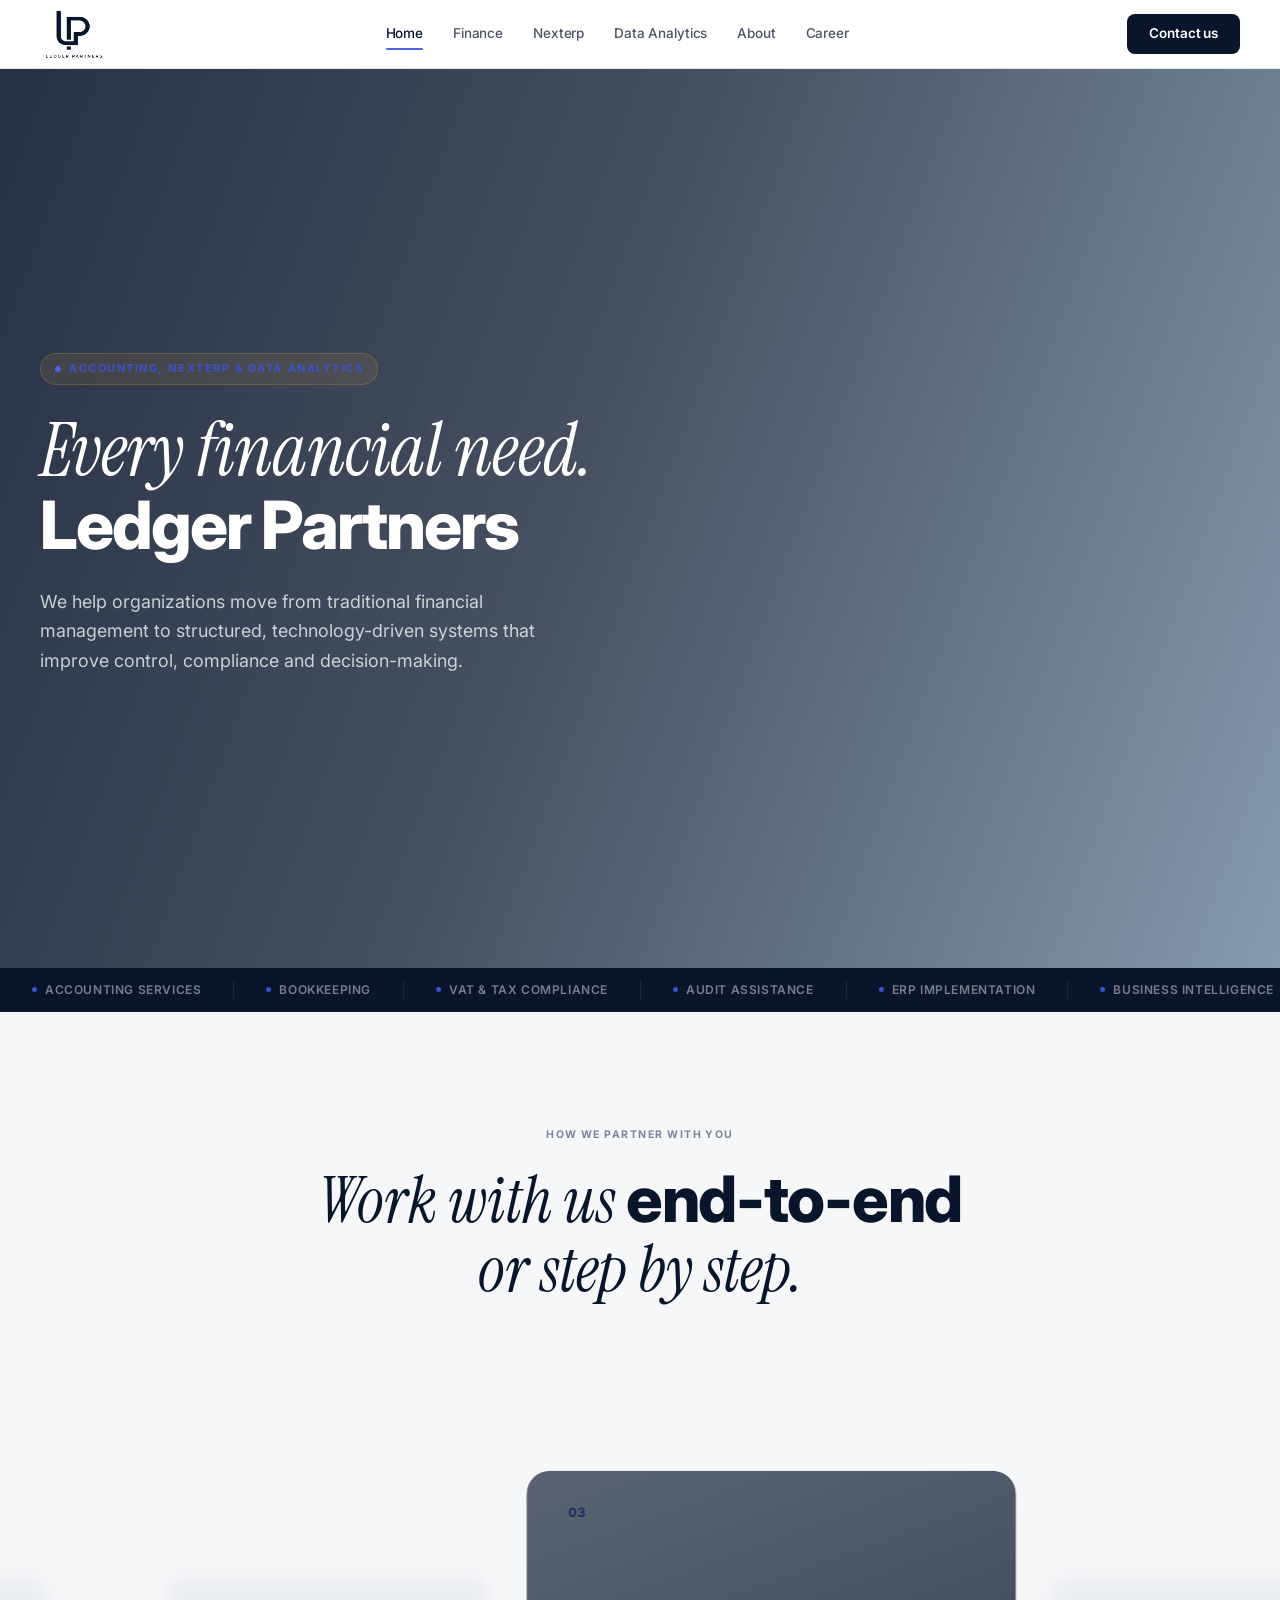
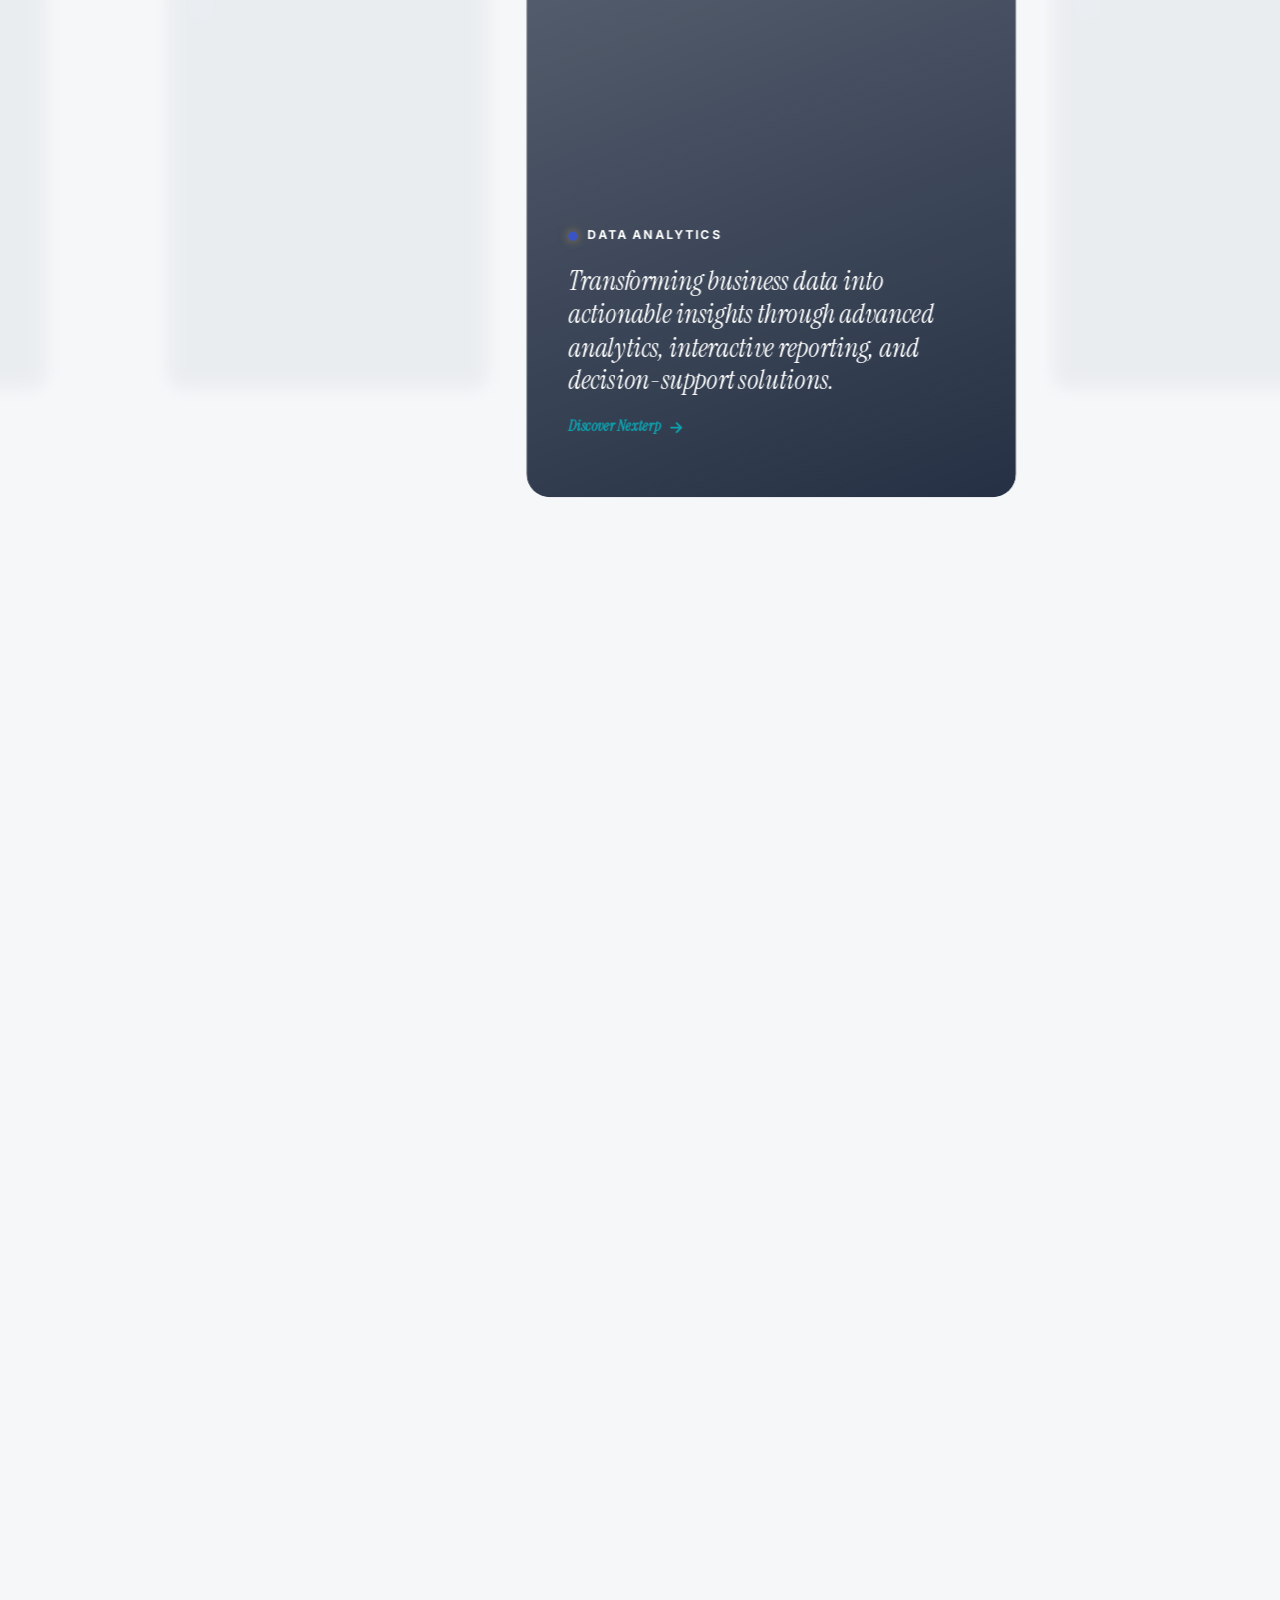
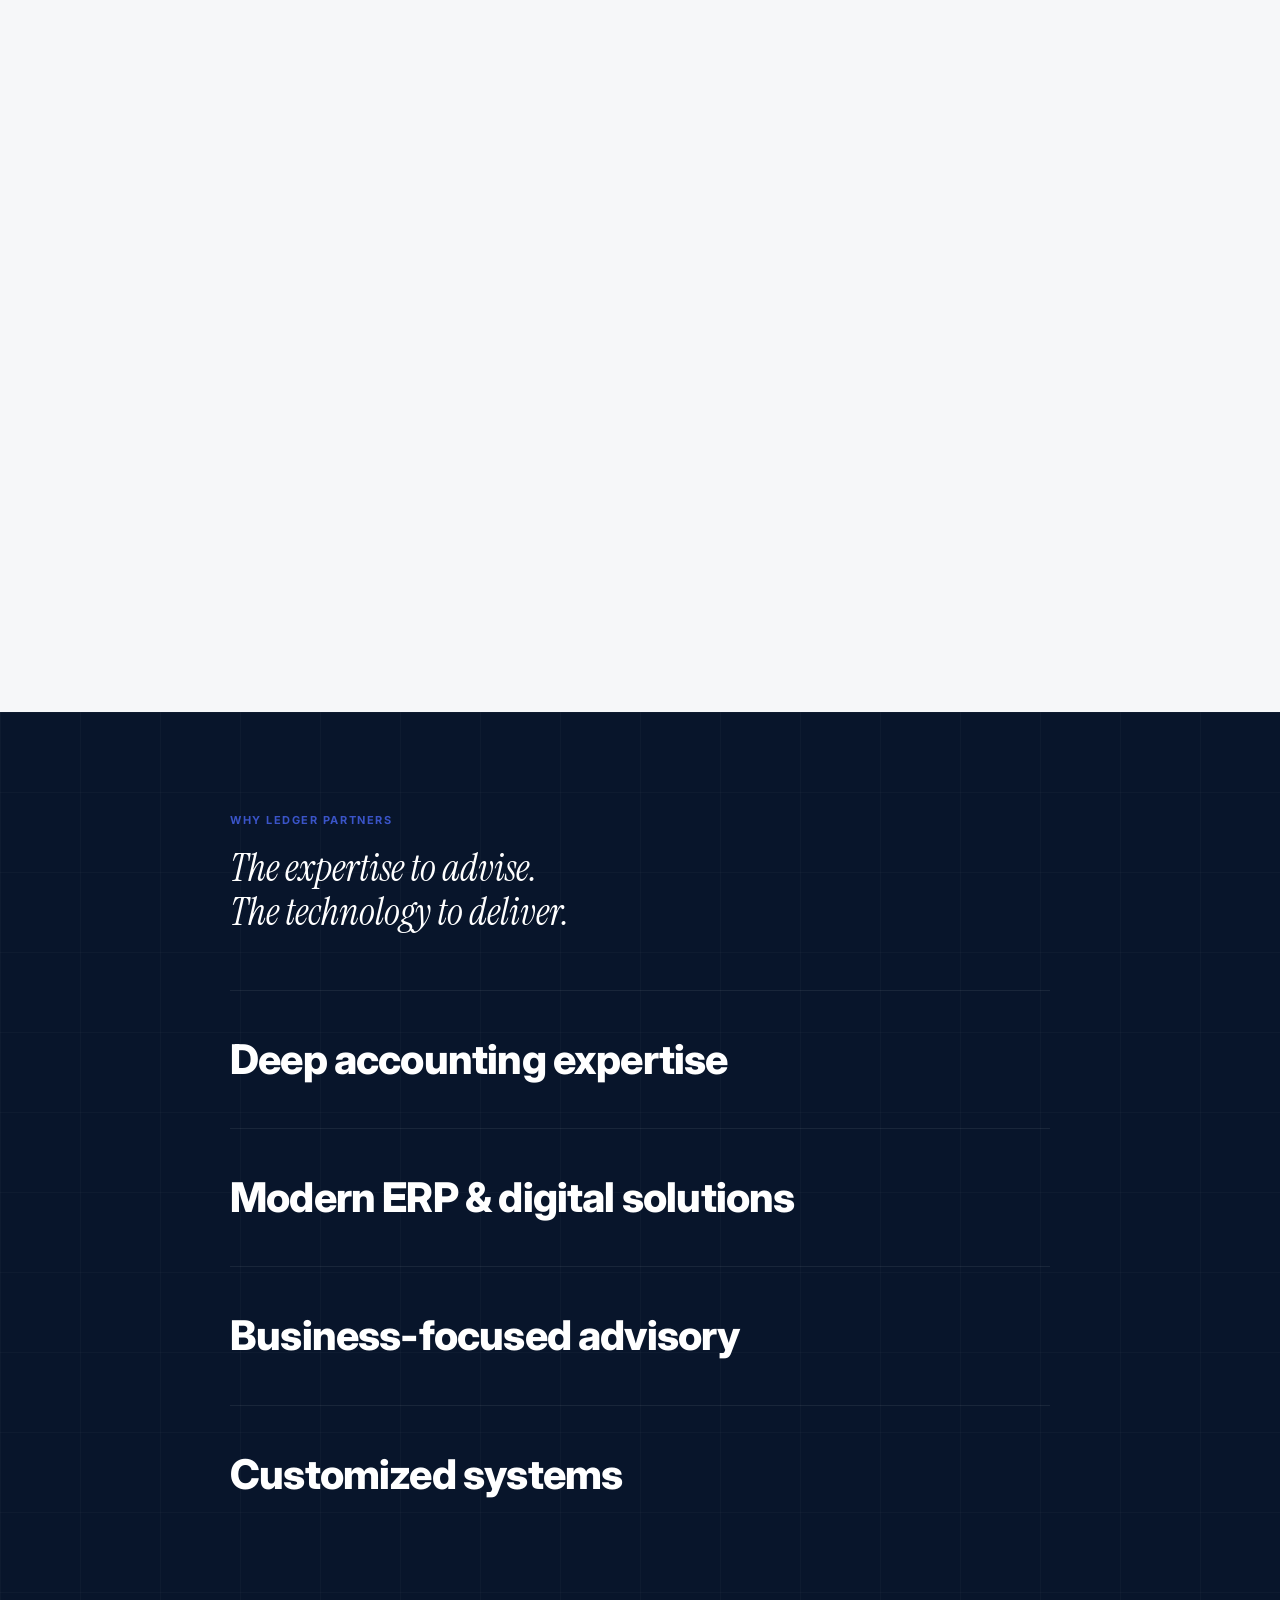
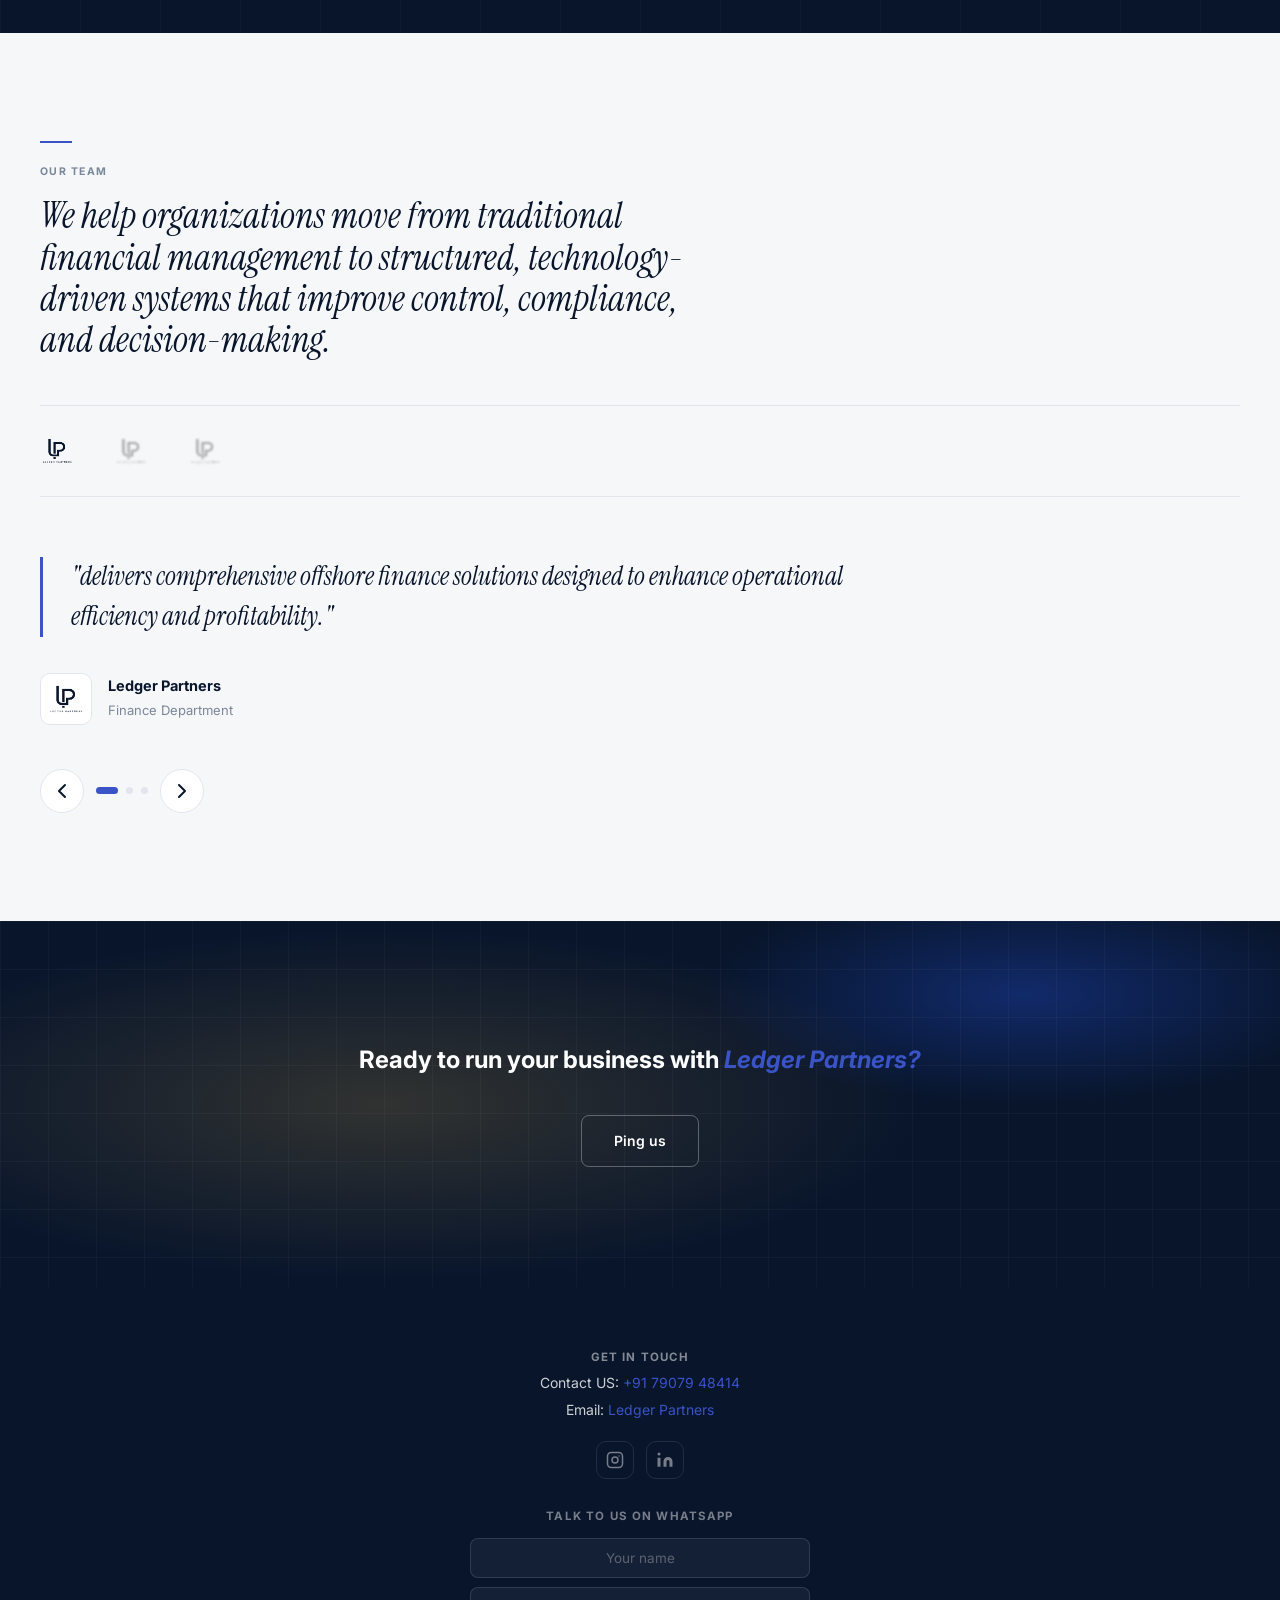
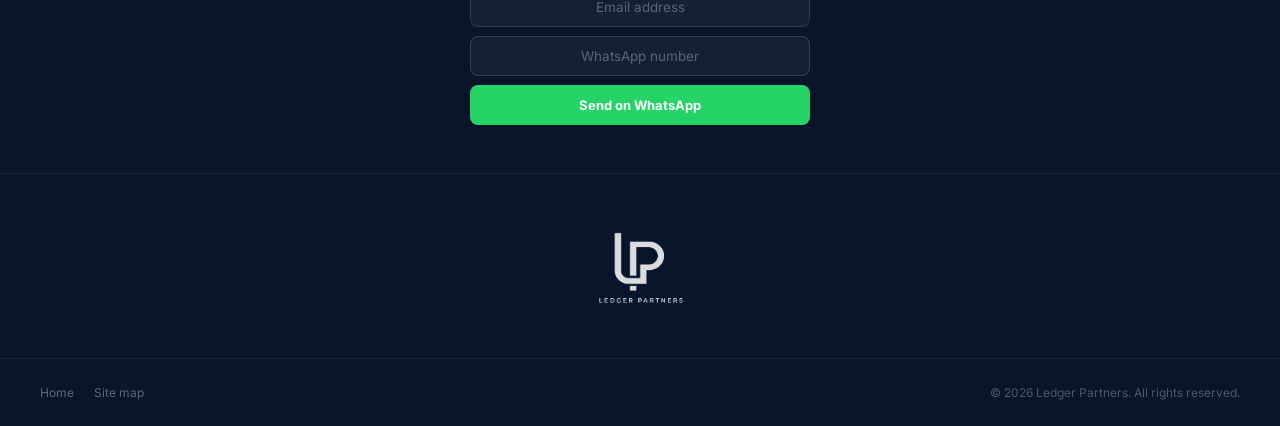
<file: index.html>
<!DOCTYPE html>
<html lang="en">
<head>
  <meta charset="UTF-8" />
  <meta name="viewport" content="width=device-width, initial-scale=1.0" />

  <!-- ============================================================
       PRIMARY SEO — Title & Description
       Target: "accounting firm calicut", "ERP company kerala",
       "GST consultant kozhikode", "data analytics calicut"
  ============================================================ -->
  <title>Ledger Partners | Accounting, GST, ERP & Data Analytics Company in Calicut, Kerala
    <img src="">
  </title>

  <meta
    name="description"
    content="Ledger Partners is Calicut's trusted accounting, GST filing, tax, ERP (ERPNext) and data analytics firm. Serving businesses across Kerala, India and Saudi Arabia with bookkeeping, VAT compliance, audit support, CFO advisory and digital transformation since day one."
  />

  <!-- Long-tail + local + KSA keywords -->
  <meta
    name="keywords"
    content="accounting firm calicut, accounting company kozhikode, best accountant in calicut, bookkeeping services calicut, GST filing calicut, GST consultant kerala, tax consultant calicut kozhikode, income tax filing kerala, audit support services calicut, finance outsourcing kerala india, ERPNext partner kerala, ERP implementation calicut, ERPNext consultant india, business advisory calicut, CFO services kerala, virtual CFO india, data analytics company calicut, business intelligence kerala, power bi consultant kerala, accounting company saudi arabia, VAT consultant KSA, ZATCA e-invoicing services saudi, bookkeeping saudi arabia, ledger partners calicut, ledger partners kerala, ledger partners india, ledger partners ksa"
  />

  <meta name="author" content="Ledger Partners" />
  <meta name="robots" content="index, follow, max-image-preview:large, max-snippet:-1, max-video-preview:-1" />
  <meta name="googlebot" content="index, follow" />
  <meta name="bingbot" content="index, follow" />
  <meta name="revisit-after" content="7 days" />

  <!-- Canonical -->
  <link rel="canonical" href="https://ledgerpartners.in/" />

  <!-- Geo / Local SEO — Calicut primary, KSA secondary -->
  <meta name="geo.region" content="IN-KL" />
  <meta name="geo.placename" content="Calicut, Kerala, India" />
  <meta name="geo.position" content="11.2588;75.7804" />
  <meta name="ICBM" content="11.2588, 75.7804" />

  <!-- Open Graph -->
  <meta property="og:type" content="website" />
  <meta property="og:title" content="Ledger Partners | Accounting, GST, ERP & Data Analytics — Calicut, Kerala" />
  <meta
    property="og:description"
    content="Accounting, GST, tax compliance, ERPNext implementation and data analytics for businesses in Calicut, Kerala, India and Saudi Arabia. Move from manual finance to smart, technology-driven systems."
  />
  <meta property="og:url" content="https://ledgerpartners.in/" />
  <meta property="og:site_name" content="Ledger Partners" />
  <meta property="og:image" content="https://ledgerpartners.in/assets/lP_logo.png" />
  <meta property="og:image:width" content="1200" />
  <meta property="og:image:height" content="630" />
  <meta property="og:image:alt" content="Ledger Partners — Accounting, ERP and Data Analytics company in Calicut Kerala" />
  <meta property="og:locale" content="en_IN" />


  <!-- Brand / Theme -->
  <meta name="theme-color" content="#0f172a" />

  <!-- Favicon -->
  <link rel="icon" href="assets/lP_logo.png" type="image/png" />

  <!-- Fonts / CSS -->
  <link rel="preconnect" href="https://fonts.googleapis.com" />
  <link rel="preconnect" href="https://fonts.gstatic.com" crossorigin />
  <link href="https://fonts.googleapis.com/css2?family=Instrument+Serif:ital@0;1&family=Inter:wght@300;400;500;600;700;800&display=swap" rel="stylesheet" />
  <link rel="stylesheet" href="style.css" />

  <!-- ============================================================
       STRUCTURED DATA
       1. AccountingService (primary business entity)
       2. LocalBusiness (Google Maps / local pack)
       3. FAQPage (rich results — common queries)
       4. BreadcrumbList (homepage breadcrumb)
  ============================================================ -->

  <!-- 1. AccountingService -->
  <script type="application/ld+json">
  {
    "@context": "https://schema.org",
    "@type": ["AccountingService", "ProfessionalService"],
    "@id": "https://ledgerpartners.in/#organization",
    "name": "Ledger Partners",
    "url": "https://ledgerpartners.in/",
    "logo": {
      "@type": "ImageObject",
      "url": "https://ledgerpartners.in/assets/lP_logo.png",
      "width": 400,
      "height": 400
    },
    "image": "https://ledgerpartners.in/assets/lP_logo.png",
    "description": "Ledger Partners provides accounting, bookkeeping, GST filing, tax compliance, audit support, ERPNext ERP implementation, business advisory, virtual CFO and data analytics services for businesses in Calicut, Kerala, India and Saudi Arabia.",
    "telephone": "+91-79079-48414",
    "email": "ledgerpartnersofficial@gmail.com",
    "address": {
      "@type": "PostalAddress",
      "addressLocality": "Calicut",
      "addressRegion": "Kerala",
      "postalCode": "673001",
      "addressCountry": "IN"
    },
    "geo": {
      "@type": "GeoCoordinates",
      "latitude": 11.2588,
      "longitude": 75.7804
    },
    "areaServed": [
      { "@type": "City",    "name": "Calicut" },
      { "@type": "City",    "name": "Kozhikode" },
      { "@type": "State",   "name": "Kerala" },
      { "@type": "Country", "name": "India" },
      { "@type": "Country", "name": "Saudi Arabia" }
    ],
    "hasOfferCatalog": {
      "@type": "OfferCatalog",
      "name": "Ledger Partners Services",
      "itemListElement": [
        { "@type": "Offer", "itemOffered": { "@type": "Service", "name": "Accounting & Bookkeeping Services" } },
        { "@type": "Offer", "itemOffered": { "@type": "Service", "name": "GST Filing & Compliance" } },
        { "@type": "Offer", "itemOffered": { "@type": "Service", "name": "Income Tax & VAT Consultancy" } },
        { "@type": "Offer", "itemOffered": { "@type": "Service", "name": "Audit Support Services" } },
        { "@type": "Offer", "itemOffered": { "@type": "Service", "name": "ERPNext Implementation & Customisation" } },
        { "@type": "Offer", "itemOffered": { "@type": "Service", "name": "Virtual CFO & Business Advisory" } },
        { "@type": "Offer", "itemOffered": { "@type": "Service", "name": "Data Analytics & Business Intelligence" } },
        { "@type": "Offer", "itemOffered": { "@type": "Service", "name": "ZATCA E-Invoicing Compliance (Saudi Arabia)" } }
      ]
    },
    "sameAs": [
      "https://www.instagram.com/ledgerpartners/",
      "https://www.linkedin.com/company/legerpartners/"
    ],
    "priceRange": "₹₹",
    "currenciesAccepted": "INR, SAR",
    "paymentAccepted": "Bank Transfer, UPI, Cheque",
    "openingHoursSpecification": {
      "@type": "OpeningHoursSpecification",
      "dayOfWeek": ["Monday","Tuesday","Wednesday","Thursday","Friday","Saturday"],
      "opens": "09:00",
      "closes": "18:00"
    }
  }
  </script>

  <!-- 2. LocalBusiness (reinforces local pack eligibility) -->
  <script type="application/ld+json">
  {
    "@context": "https://schema.org",
    "@type": "LocalBusiness",
    "name": "Ledger Partners",
    "url": "https://ledgerpartners.in/",
    "telephone": "+91-79079-48414",
    "email": "ledgerpartnersofficial@gmail.com",
    "address": {
      "@type": "PostalAddress",
      "addressLocality": "Calicut",
      "addressRegion": "Kerala",
      "postalCode": "673001",
      "addressCountry": "IN"
    },
    "geo": {
      "@type": "GeoCoordinates",
      "latitude": 11.2588,
      "longitude": 75.7804
    },
    "image": "https://ledgerpartners.in/assets/lP_logo.png",
    "priceRange": "₹₹",
    "sameAs": [
      "https://www.instagram.com/ledgerpartners/",
      "https://www.linkedin.com/company/legerpartners/"
    ]
  }
  </script>

  <!-- 3. FAQPage — targets "People Also Ask" rich results -->
  <script type="application/ld+json">
  {
    "@context": "https://schema.org",
    "@type": "FAQPage",
    "mainEntity": [
      {
        "@type": "Question",
        "name": "What accounting services does Ledger Partners offer in Calicut?",
        "acceptedAnswer": {
          "@type": "Answer",
          "text": "Ledger Partners offers bookkeeping, GST filing, income tax compliance, financial statement preparation, audit support and virtual CFO services to businesses in Calicut, Kozhikode and across Kerala."
        }
      },
      {
        "@type": "Question",
        "name": "Does Ledger Partners implement ERPNext in Kerala?",
        "acceptedAnswer": {
          "@type": "Answer",
          "text": "Yes. Ledger Partners is an ERPNext implementation partner serving businesses in Calicut, Kerala and India. Services include ERP setup, module customisation, workflow automation and ongoing support."
        }
      },
      {
        "@type": "Question",
        "name": "Can Ledger Partners handle VAT and ZATCA compliance for businesses in Saudi Arabia?",
        "acceptedAnswer": {
          "@type": "Answer",
          "text": "Yes. Ledger Partners provides VAT consultancy, bookkeeping and ZATCA e-invoicing compliance services for Indian and international businesses operating in Saudi Arabia (KSA)."
        }
      },
      {
        "@type": "Question",
        "name": "What data analytics services does Ledger Partners provide?",
        "acceptedAnswer": {
          "@type": "Answer",
          "text": "Ledger Partners provides business intelligence dashboards, KPI monitoring, profitability analysis and data-driven decision-support solutions for SMEs and growing businesses in Kerala and India."
        }
      }
    ]
  }
  </script>

  <!-- 4. BreadcrumbList -->
  <script type="application/ld+json">
  {
    "@context": "https://schema.org",
    "@type": "BreadcrumbList",
    "itemListElement": [
      {
        "@type": "ListItem",
        "position": 1,
        "name": "Home",
        "item": "https://ledgerpartners.in/"
      }
    ]
  }
  </script>
</head>
<body>

  <header class="navbar" id="navbar">
    <div class="nav-inner">
      <a href="#" class="nav-logo">
        <img src="assets/lP_logo.png" alt="Ledger Partners" />
      </a>

      <nav class="nav-links" aria-label="Primary navigation">
        <a href="#" class="nav-link active">Home</a>
        <a href="finance.html" class="nav-link">Finance</a>
        <a href="nexterp.html" class="nav-link">Nexterp</a>
        <a href="dataanalyst.html" class="nav-link">Data Analytics</a>
        <a href="about.html" class="nav-link">About</a>
        <a href="career.html" class="nav-link">Career</a>

      </nav>

      <div class="nav-actions">
        <a href="contact.html" class="btn-contact">Contact us</a>
        <button class="hamburger" id="hamburger" aria-label="Open menu" aria-expanded="false">
          <span></span><span></span><span></span>
        </button>
      </div>
    </div>

    <nav class="mobile-menu" id="mobileMenu" aria-label="Mobile navigation">
      <a href="#">Home</a>
      <a href="finance.html">Finance</a>
      <a href="nexterp.html">Nexterp</a>
      <a href="dataanalyst.html">Data Analytics</a>
      <a href="about.html">About</a>
      <a href="career.html">Career</a>
    </nav>
  </header>

  <section class="hero" aria-label="Hero">
    <div class="hero-overlay" aria-hidden="true"></div>
    <div class="hero-fade" id="heroFade" aria-hidden="true"></div>
    <video class="hero-video" autoplay muted loop playsinline poster="https://cdn.prod.website-files.com/64a2be73942e1d57fed077f3/68b832e4d2d573246ddfcf18_Rectangle%20120.png" aria-hidden="true">
      <source src="assets/hero.mp4" type="video/mp4" />
    </video>
    <div class="hero-content">
      <div class="hero-eyebrow">Accounting, NextErp &amp; Data Analytics</div>
      <h1>Every financial need.</h1>
      <h2>Ledger Partners</h2>
      <p>We help organizations move from traditional financial management to structured, technology-driven systems that improve control, compliance and decision-making.</p>
      
    </div>
    
  </section>

  <div class="ticker-strip" aria-hidden="true">
    <div class="ticker-inner">
      <span class="ticker-item"><span class="ticker-dot"></span>Accounting Services</span><span class="ticker-item"><span class="ticker-dot"></span>Bookkeeping</span><span class="ticker-item"><span class="ticker-dot"></span>VAT &amp; Tax Compliance</span><span class="ticker-item"><span class="ticker-dot"></span>Audit Assistance</span><span class="ticker-item"><span class="ticker-dot"></span>ERP Implementation</span><span class="ticker-item"><span class="ticker-dot"></span>Business Intelligence</span><span class="ticker-item"><span class="ticker-dot"></span>Corporate Setup</span><span class="ticker-item"><span class="ticker-dot"></span>Advisory &amp; Consultancy</span>
      <span class="ticker-item"><span class="ticker-dot"></span>Accounting Services</span><span class="ticker-item"><span class="ticker-dot"></span>Bookkeeping</span><span class="ticker-item"><span class="ticker-dot"></span>VAT &amp; Tax Compliance</span><span class="ticker-item"><span class="ticker-dot"></span>Audit Assistance</span><span class="ticker-item"><span class="ticker-dot"></span>ERP Implementation</span><span class="ticker-item"><span class="ticker-dot"></span>Business Intelligence</span><span class="ticker-item"><span class="ticker-dot"></span>Corporate Setup</span><span class="ticker-item"><span class="ticker-dot"></span>Advisory &amp; Consultancy</span>
    </div>
  </div>

  <section class="work-section" id="workSection" aria-label="How we work">
    <div class="work-title-wrap">
      <span class="work-tag">How we partner with you</span>
      <h2 class="work-heading">Work with us <strong>end-to-end</strong><br>or step by step.</h2>
    </div>
    <div class="work-sticky-outer" id="workStickyOuter">
      <div class="work-sticky" id="workSticky">
        <div class="work-cards-track" id="workTrack">
          <div class="work-card" style="background-image:url('https://images.unsplash.com/photo-1554224155-6726b3ff858f?w=900&q=80')"><span class="wc-num">01</span>
            <div class="work-card-inner"><span class="wc-eyebrow"><span class="wc-dot"></span>Finance</span><h3>Accounting and compliance, handled properly</h3><p>Bookkeeping, VAT and tax support, financial statement preparation and audit assistance  structured to keep your records accurate and compliant..</p><a href="finance.html" class="wc-link">See our approach<svg width="14" height="14" viewBox="0 0 16 16" fill="none"><path d="M3 8h10M8.5 3.5L13 8l-4.5 4.5" stroke="currentColor" stroke-width="1.8" stroke-linecap="round" stroke-linejoin="round"/></svg></a></div>
          </div>
          <div class="work-card" style="background-image:url('https://images.unsplash.com/photo-1551288049-bebda4e38f71?w=900&q=80')"><span class="wc-num">02</span>
            <div class="work-card-inner"><span class="wc-eyebrow"><span class="wc-dot"></span>NextERP</span><h3>ERP and digital transformation, built around you</h3><p>ERP implementation and customization, workflow automation, and billing and inventory integration — every system designed around your specific operations.</p><a href="nexterp.html" class="wc-link">Explore accounting services<svg width="14" height="14" viewBox="0 0 16 16" fill="none"><path d="M3 8h10M8.5 3.5L13 8l-4.5 4.5" stroke="currentColor" stroke-width="1.8" stroke-linecap="round" stroke-linejoin="round"/></svg></a></div>
          </div>
          <div class="work-card" style="background-image:url('https://images.unsplash.com/photo-1518186285589-2f7649de83e0?w=900&q=80')"><span class="wc-num">03</span>
            <div class="work-card-inner"><span class="wc-eyebrow"><span class="wc-dot"></span>Data Analytics</span><h3>Transforming business data into actionable insights through advanced analytics, interactive reporting, and decision-support solutions.</p><a href="dataanalyst.html" class="wc-link">Discover Nexterp<svg width="14" height="14" viewBox="0 0 16 16" fill="none"><path d="M3 8h10M8.5 3.5L13 8l-4.5 4.5" stroke="currentColor" stroke-width="1.8" stroke-linecap="round" stroke-linejoin="round"/></svg></a></div>
          </div>
          <div class="work-card" style="background-image:url('https://images.unsplash.com/photo-1460925895917-afdab827c52f?w=900&q=80')"><span class="wc-num">04</span>
            <div class="work-card-inner"><span class="wc-eyebrow"><span class="wc-dot"></span>Advise</span><h3>Business intelligence that drives real decisions</h3><p>Management dashboards, KPI monitoring and profitability analysis so you understand true performance, not just the numbers behind it.</p><a href="contact.html" class="wc-link">Contact Us<svg width="14" height="14" viewBox="0 0 16 16" fill="none"><path d="M3 8h10M8.5 3.5L13 8l-4.5 4.5" stroke="currentColor" stroke-width="1.8" stroke-linecap="round" stroke-linejoin="round"/></svg></a></div>
          </div>
        </div>
      </div>

      <!-- MOBILE NAV ARROWS -->
      <div class="work-mobile-nav" id="workMobileNav" aria-label="Card navigation">
        <button class="work-nav-btn" id="workPrev" aria-label="Previous card">
          <svg width="16" height="16" viewBox="0 0 16 16" fill="none"><path d="M10 3L5 8l5 5" stroke="currentColor" stroke-width="2" stroke-linecap="round" stroke-linejoin="round"/></svg>
        </button>
        <span class="work-nav-counter" id="workCounter">1 / 4</span>
        <button class="work-nav-btn" id="workNext" aria-label="Next card">
          <svg width="16" height="16" viewBox="0 0 16 16" fill="none"><path d="M6 3l5 5-5 5" stroke="currentColor" stroke-width="2" stroke-linecap="round" stroke-linejoin="round"/></svg>
        </button>
      </div>

    </div>
  </section>
<!--
  <section class="services-section" aria-label="Our services"><div class="services-header"><div class="accent-bar"></div><span class="tab-eyebrow">What we do</span><h2>Everything your business<br>needs, under one roof.</h2></div>
    <div class="services-grid-wrap">
      <a href="finance.html" class="sg-cell" data-img="https://images.unsplash.com/photo-1554224155-6726b3ff858f?w=700&q=80">
        <div class="sg-default"><h3>Accounting Services</h3><div class="sg-row"><div class="sg-icon"><svg viewBox="0 0 48 48" fill="none" stroke="currentColor" stroke-width="1.5"><rect x="8" y="16" width="32" height="20" rx="3"/><circle cx="16" cy="26" r="3"/><circle cx="32" cy="26" r="3"/><path d="M16 12v4M32 12v4"/><path d="M20 26h8"/></svg></div><span class="sg-num">01</span></div></div>
        <div class="sg-hover"><h3>Accounting Services</h3><p>Professional accounting outsourcing tailored to your business for precise financial management and compliant reporting.</p><span class="sg-arrow"><svg viewBox="0 0 24 24" fill="none" stroke="currentColor" stroke-width="2"><path d="M5 12h14M12 5l7 7-7 7"/></svg></span></div>
      </a>
      <a href="finance.html" class="sg-cell" data-img="https://images.unsplash.com/photo-1551288049-bebda4e38f71?w=700&q=80">
        <div class="sg-default"><h3>Auditing Services</h3><div class="sg-row"><div class="sg-icon"><svg viewBox="0 0 48 48" fill="none" stroke="currentColor" stroke-width="1.5"><circle cx="24" cy="24" r="10"/><circle cx="24" cy="24" r="16"/><path d="M24 8v4M24 36v4M8 24h4M36 24h4"/></svg></div><span class="sg-num">02</span></div></div>
        <div class="sg-hover"><h3>Auditing Services</h3><p>Auditing for transparency and compliance with industry regulations, for peace of mind.</p><span class="sg-arrow"><svg viewBox="0 0 24 24" fill="none" stroke="currentColor" stroke-width="2"><path d="M5 12h14M12 5l7 7-7 7"/></svg></span></div>
      </a>
      <a href="finance.html" class="sg-cell" data-img="https://images.unsplash.com/photo-1541354329998-f4d9a9f9297f?w=700&q=80">
        <div class="sg-default"><h3>Taxation<br>Services</h3><div class="sg-row"><div class="sg-icon"><svg viewBox="0 0 48 48" fill="none" stroke="currentColor" stroke-width="1.5"><circle cx="12" cy="24" r="4"/><circle cx="36" cy="24" r="4"/><circle cx="24" cy="12" r="4"/><circle cx="24" cy="36" r="4"/><path d="M16 24h12M24 16v16"/></svg></div><span class="sg-num">03</span></div></div>
        <div class="sg-hover"><h3>Taxation Services</h3><p>Strategic tax planning and compliance services to optimize financial outcomes and minimize tax liabilities.</p><span class="sg-arrow"><svg viewBox="0 0 24 24" fill="none" stroke="currentColor" stroke-width="2"><path d="M5 12h14M12 5l7 7-7 7"/></svg></span></div>
      </a>
      <a href="dataanalyst.html" class="sg-cell" data-img="https://images.unsplash.com/photo-1518186285589-2f7649de83e0?w=700&q=80">
        <div class="sg-default"><h3>Data Analytics</h3><div class="sg-row"><div class="sg-icon"><svg viewBox="0 0 48 48" fill="none" stroke="currentColor" stroke-width="1.5"><path d="M12 20V36M24 16V36M36 24V36M8 36h32"/><path d="M12 20L24 16L36 24"/></svg></div><span class="sg-num">04</span></div></div>
        <div class="sg-hover"><h3>Data Analytics</h3><p>Data analytics services to unlock valuable insights and drive informed decision-making for business growth.</p><span class="sg-arrow"><svg viewBox="0 0 24 24" fill="none" stroke="currentColor" stroke-width="2"><path d="M5 12h14M12 5l7 7-7 7"/></svg></span></div>
      </a>
      <a href="nexterp.html" class="sg-cell" data-img="https://images.unsplash.com/photo-1460925895917-afdab827c52f?w=700&q=80">
        <div class="sg-default"><h3>Technology<br>Services</h3><div class="sg-row"><div class="sg-icon"><svg viewBox="0 0 48 48" fill="none" stroke="currentColor" stroke-width="1.5"><path d="M8 36c0-8.837 7.163-16 16-16s16 7.163 16 16"/><path d="M14 36c0-5.523 4.477-10 10-10s10 4.477 10 10"/><circle cx="24" cy="18" r="4"/><path d="M24 14V8"/></svg></div><span class="sg-num">05</span></div></div>
        <div class="sg-hover"><h3>Technology Services</h3><p>Delivering ERP and tech solutions, plus IT support, for better operations and digital efficiency.</p><span class="sg-arrow"><svg viewBox="0 0 24 24" fill="none" stroke="currentColor" stroke-width="2"><path d="M5 12h14M12 5l7 7-7 7"/></svg></span></div>
      </a>
      <a href="finance.html" class="sg-cell" data-img="https://images.unsplash.com/photo-1504384308090-c894fdcc538d?w=700&q=80">
        <div class="sg-default"><h3>Business<br>Advisory</h3><div class="sg-row"><div class="sg-icon"><svg viewBox="0 0 48 48" fill="none" stroke="currentColor" stroke-width="1.5"><circle cx="24" cy="24" r="8"/><path d="M24 4v6M24 38v6M4 24h6M38 24h6"/><path d="M9.4 9.4l4.2 4.2M34.4 34.4l4.2 4.2M38.6 9.4l-4.2 4.2M13.6 34.4l-4.2 4.2"/></svg></div><span class="sg-num">06</span></div></div>
        <div class="sg-hover"><h3>Business Advisory</h3><p>We advise on performance and strategy, not just numbers — guiding sustainable, profitable growth.</p><span class="sg-arrow"><svg viewBox="0 0 24 24" fill="none" stroke="currentColor" stroke-width="2"><path d="M5 12h14M12 5l7 7-7 7"/></svg></span></div>
      </a>
    </div>
  </section>
-->

  <section class="why-section" id="whySection" aria-label="Why Ledger Partners"><div class="why-inner">
      <div class="why-header why-line" data-delay="0"><p>Why Ledger Partners</p><h2>The expertise to advise.<br>The technology to deliver.</h2></div>
      <div class="why-line" data-delay="0"><div class="why-line-rule"></div><p class="why-line-text">Deep accounting expertise</p></div>
      <div class="why-line" data-delay="120"><div class="why-line-rule"></div><p class="why-line-text">Modern ERP &amp; digital solutions </p></div>
      <div class="why-line" data-delay="240"><div class="why-line-rule"></div><p class="why-line-text">Business-focused advisory</p></div>
      <div class="why-line" data-delay="360"><div class="why-line-rule"></div><p class="why-line-text">Customized systems </p></div>
      <div class="why-line why-line--last" data-delay="480"><div class="why-line-rule"></div></div>
    </div></section>

  <section class="testimonials-section" aria-label="Customer stories">
    <div class="container">
      <div class="accent-bar"></div><span class="tab-eyebrow">Our Team</span>
      <h2 class="section-title-left">We help organizations move from traditional financial management to structured, technology-driven systems that improve control, compliance, and decision-making.
</h2>
      <div class="logo-strip" role="list" aria-label="Ledger Partners">
        <img src="assets/lP_logo.png" alt="ERPNext" role="listitem" />
        <img src="assets/LOGO_ERPNEXT.png" alt="SAFE" role="listitem" />
        <img src="assets/LOGO_DATAANALYTICS.png" alt="DATA ANALYTICS" role="listitem" />
      </div>
      <div class="testimonial-slider">
        <div class="testimonial-track" id="testimonialsTrack">
          <div class="testimonial-slide active"><blockquote>"delivers comprehensive offshore finance solutions designed to enhance operational efficiency and profitability."</blockquote><div class="testimonial-author"><img src="/assets/lP_logo.png" alt="Ledger Partners" /><div><strong>Ledger Partners</strong><span>Finance Department</span></div></div></div>
          <div class="testimonial-slide"><blockquote>"ERPNext covers core business functions from finance to manufacturing. We configure each module around your actual process, reporting and approvals."</blockquote><div class="testimonial-author"><img src="/assets/LOGO_ERPNEXT.png" alt="ERPNext" /><div><strong>ERPNext</strong><span>Department of ERP</span></div></div></div>
          <div class="testimonial-slide"><blockquote>"Unlocking the power of business data with smart analytics, real-time dashboards, and decision-support solutions that drive growth and efficiency."</blockquote><div class="testimonial-author"><img src="/assets/LOGO_DATAANALYTICS.png" alt="Data Analytics" /><div><strong>Data Analytics</strong><span>Department of analytics</span></div></div></div>
        </div>
        <div class="slider-controls">
          <button class="slider-btn" id="sliderPrev" aria-label="Previous testimonial"><svg width="20" height="20" viewBox="0 0 20 20" aria-hidden="true"><path d="M13 4l-6 6 6 6" stroke="currentColor" stroke-width="2" fill="none" stroke-linecap="round" stroke-linejoin="round"/></svg></button>
          <div class="slider-dots" id="sliderDots" role="tablist" aria-label="Testimonial navigation"></div>
          <button class="slider-btn" id="sliderNext" aria-label="Next testimonial"><svg width="20" height="20" viewBox="0 0 20 20" aria-hidden="true"><path d="M7 4l6 6-6 6" stroke="currentColor" stroke-width="2" fill="none" stroke-linecap="round" stroke-linejoin="round"/></svg></button>
        </div>
      </div>
    </div>
  </section>
<!---
  <section class="insights-section" aria-label="Client challenges we solve">
    <div class="container">
      <div class="accent-bar"></div><span class="tab-eyebrow">Client challenges we solve</span>
      <h2 class="section-title-left">The problems that quietly slow growing businesses down — and how we fix them.</h2>
      <div class="insights-grid">
        <a href="finance.html" class="insight-card"><div class="insight-tag">Manual Processes</div><h4>Manual accounting is slowing you down</h4><p>Manual accounting processes and time-consuming reporting hold back decision-making and scale.</p><span class="read-more">See accounting services <span class="arrow">→</span></span></a>
        <a href="dataanalyst.html" class="insight-card"><div class="insight-tag">Limited Visibility</div><h4>You can't see your numbers in real time</h4><p>A lack of real-time financial visibility makes it hard to act fast when it matters.</p><span class="read-more">See data analytics <span class="arrow">→</span></span></a>
        <a href="finance.html" class="insight-card"><div class="insight-tag">Compliance</div><h4>VAT and tax compliance keeps slipping</h4><p>Weak controls and compliance gaps create risk — and unnecessary fines.</p><span class="read-more">See tax services <span class="arrow">→</span></span></a>
        <a href="nexterp.html" class="insight-card"><div class="insight-tag">Systems</div><h4>Your systems don't talk to each other</h4><p>Disconnected tools and manual workarounds quietly cost you hours every week.</p><span class="read-more">See Nexterp <span class="arrow">→</span></span></a>
      </div>
      <div class="insights-cta"><a href="about.html" class="btn-outline">Learn more about us →</a></div>
    </div>
  </section>

  <div class="cta-band" aria-label="Call to action"><div class="cta-band-inner">
      <h2><em>Ready to transform</em><br><strong>your business?</strong></h2>
      <a href="contact.html" class="btn-dark">Talk to an expert<svg width="16" height="16" viewBox="0 0 16 16" fill="none" aria-hidden="true"><path d="M3 8h10M8.5 3.5L13 8l-4.5 4.5" stroke="currentColor" stroke-width="1.8" stroke-linecap="round" stroke-linejoin="round"/></svg></a>
  </div></div>
-->

    <!-- CTA BAND -->
  <section class="erp-cta" aria-label="Call to action">
    <div class="erp-cta-content">
      <h2>Ready to run your business with <em>Ledger Partners?</em></h2>
      <div class="erp-cta-btns">
        <a href="contact.html" class="btn-cta-ghost">Ping us</a>
      </div>
    </div>
  </section>
  <!--footer-->
  <footer class="footer" aria-label="Footer">
    <div class="footer-top">
      <div class="footer-contact">
        <p><strong>Get in touch</strong></p>
        <p>Contact US: <a href="tel:+917907948414">+91 79079 48414</a></p>
        <p>Email: <a href="mailto:ledgerpartnersofficial@gmail.com"> Ledger Partners</a></p>
        <div class="social-links" aria-label="Social media">
          <a href="https://www.instagram.com/ledgerpartners/" target="_blank" rel="noopener" aria-label="Instagram"><svg width="18" height="18" viewBox="0 0 24 24" fill="none" stroke="currentColor" stroke-width="2" aria-hidden="true"><rect x="2" y="2" width="20" height="20" rx="5" ry="5"/><circle cx="12" cy="12" r="4"/><circle cx="17.5" cy="6.5" r="1" fill="currentColor" stroke="none"/></svg></a>
          <a href="https://www.linkedin.com/company/legerpartners/" target="_blank" rel="noopener" aria-label="LinkedIn"><svg width="18" height="18" viewBox="0 0 24 24" fill="currentColor" aria-hidden="true"><path d="M16 8a6 6 0 016 6v7h-4v-7a2 2 0 00-2-2 2 2 0 00-2 2v7h-4v-7a6 6 0 016-6zM2 9h4v12H2z"/><circle cx="4" cy="4" r="2"/></svg></a>
        </div>
      </div>
      <div class="footer-newsletter">
        <p>Talk to us on WhatsApp</p>
        <form id="waLeadForm" novalidate>
          <input type="text" id="waName" placeholder="Your name" aria-label="Name" autocomplete="name" required />
          <input type="email" id="waEmail" placeholder="Email address" aria-label="Email address" autocomplete="email" required />
          <input type="tel" id="waPhone" placeholder="WhatsApp number" aria-label="WhatsApp number" autocomplete="tel" required />
          <button type="submit">Send on WhatsApp</button>
        </form>
      </div>
    </div>
    <nav class="footer-nav" aria-label="Footer navigation">
      <div class="footer-logo-col"><img src="assets/lP_logo.png" alt="Ledger Partners" class="footer-logo" /></div>
    </nav>
    <div class="footer-bottom">
      <div class="footer-legal"><a href="index.html">Home</a><a href="sitemap.xml">Site map</a></div>
      <p class="footer-copy">© <span id="year"></span> Ledger Partners. All rights reserved.</p>
    </div>
  </footer>

  <script src="script.js"></script>
</body>
</html>
</file>
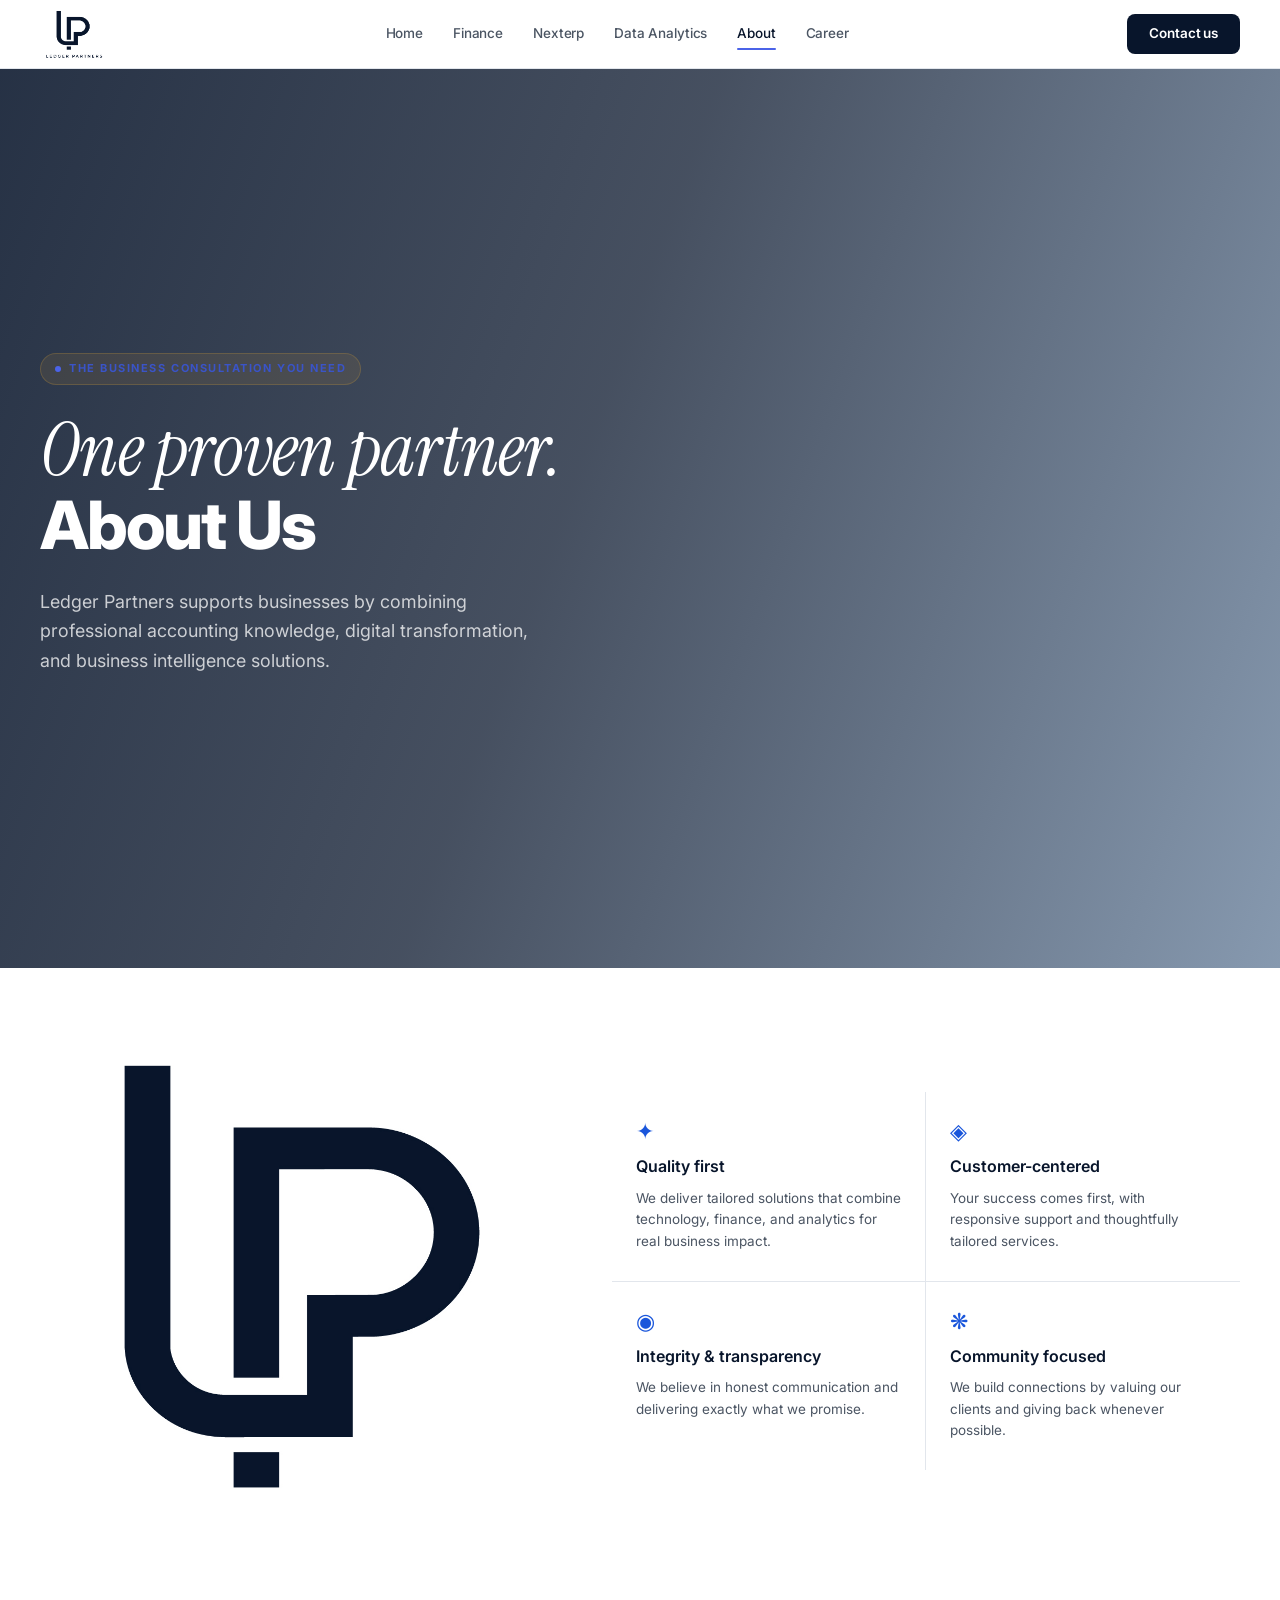
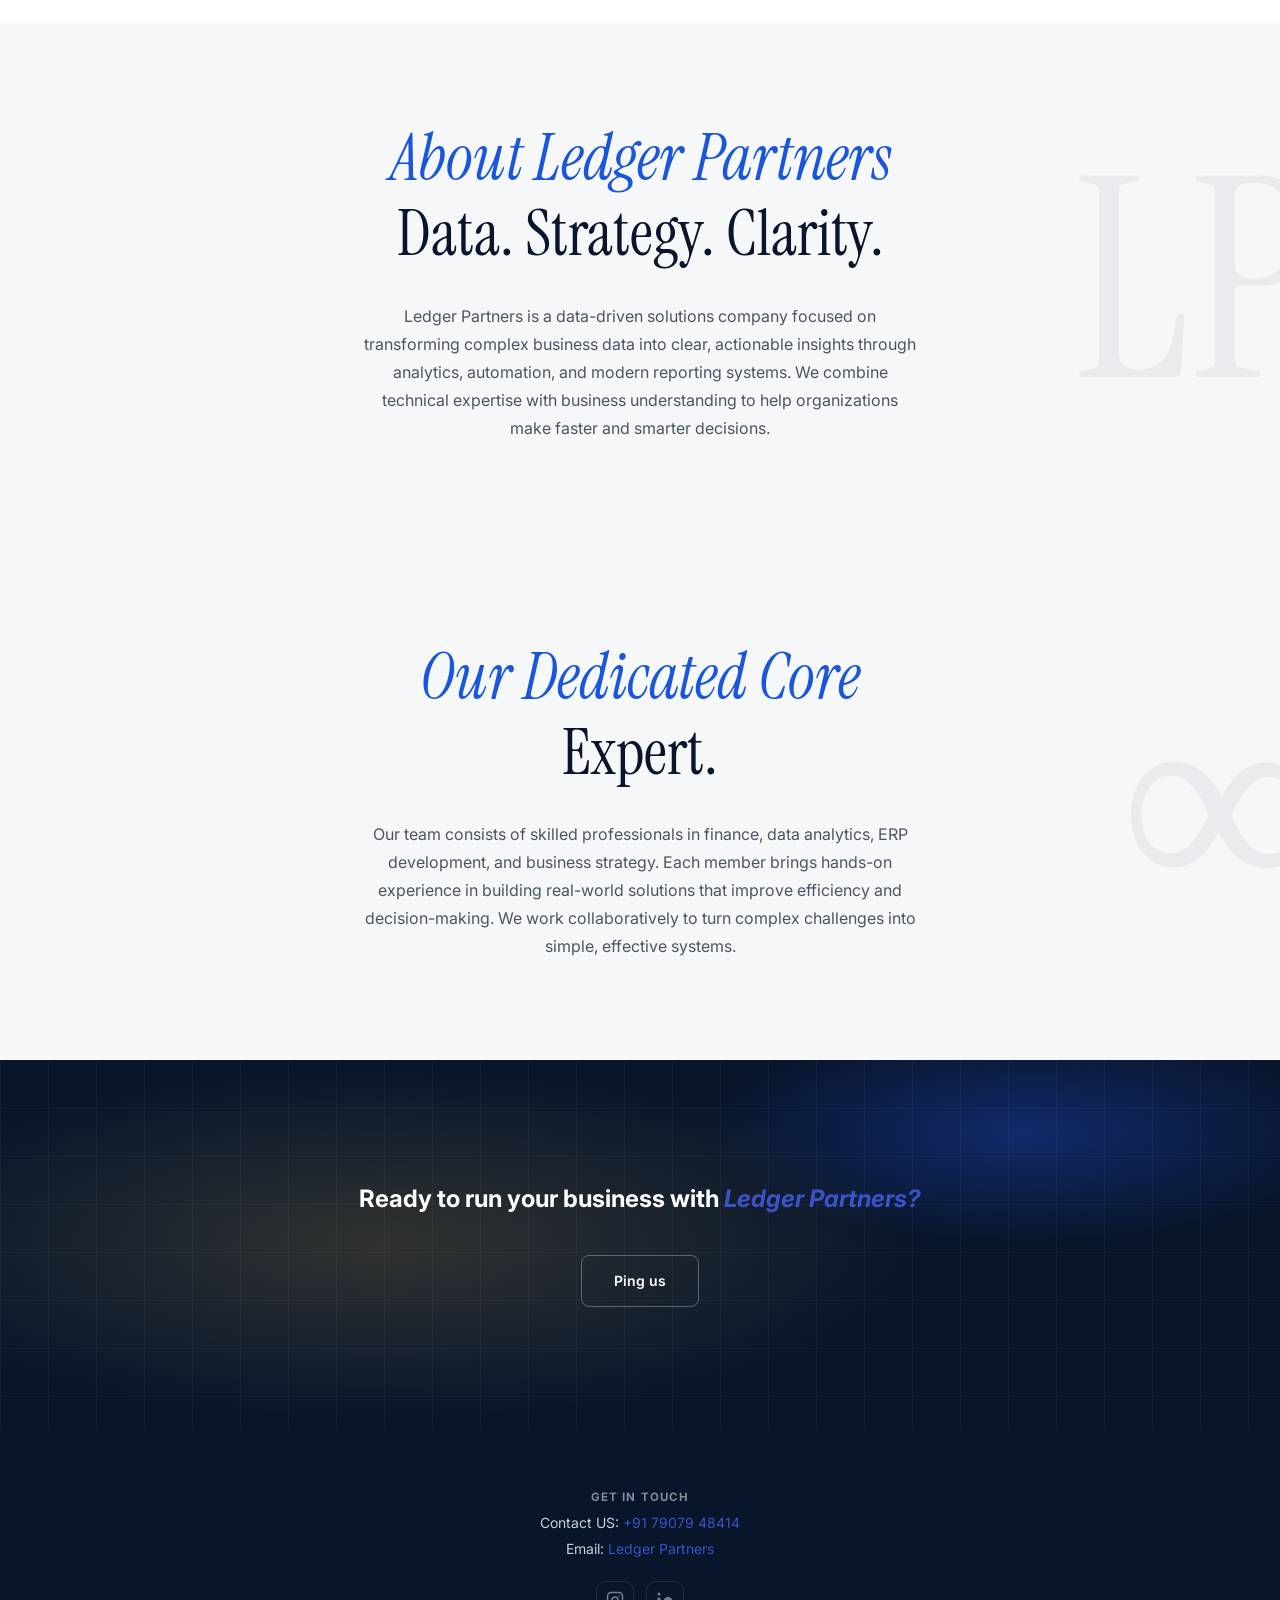
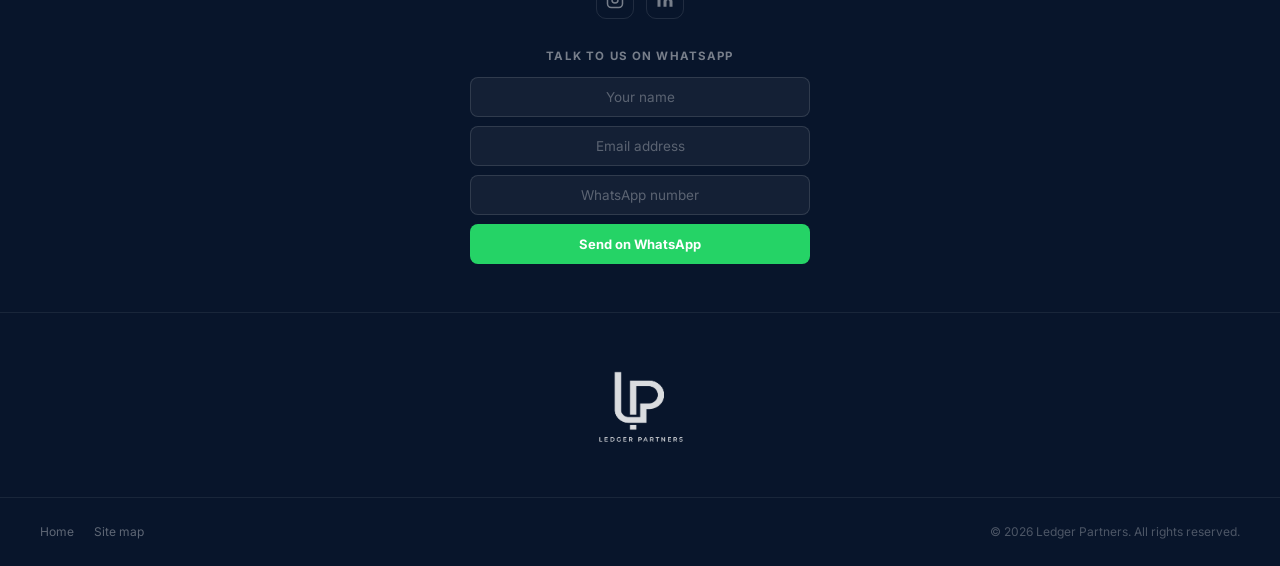
<file: about.html>
<!DOCTYPE html>
<html lang="en">
<head>
  <meta charset="UTF-8" />
  <meta name="viewport" content="width=device-width, initial-scale=1.0, viewport-fit=cover" />
  <title>About Us - Ledger Partners</title>
  <meta name="description" content="Get to know who we are, what we stand for, and why we love what we do." />
  <link rel="stylesheet" href="style.css" />
  <link rel="stylesheet" href="about.css" />
  <link href="https://fonts.googleapis.com/css2?family=Instrument+Serif:ital@0;1&family=Inter:wght@300;400;500;600;700&display=swap" rel="stylesheet" />

</head>
<body>

  <!-- NAVBAR -->
  <header class="navbar" id="navbar">
    <div class="nav-inner">
      <a href="index.html" class="nav-logo">
        <img src="assets/lP_logo.png" alt="Ledger Partners" />
      </a>
      <nav class="nav-links" aria-label="Primary navigation">
        <a href="index.html" class="nav-link">Home</a>
        <a href="finance.html" class="nav-link">Finance</a>
        <a href="nexterp.html" class="nav-link">Nexterp</a>
        <a href="dataanalyst.html" class="nav-link">Data Analytics</a>
        <a href="about.html" class="nav-link active">About</a>
        <a href="career.html" class="nav-link">Career</a>
      </nav>
      <div class="nav-actions">
        <a href="contact.html" class="btn-contact">Contact us</a>
        <button class="hamburger" id="hamburger" aria-label="Open menu" aria-expanded="false">
          <span></span><span></span><span></span>
        </button>
      </div>
    </div>
    <nav class="mobile-menu" id="mobileMenu" aria-label="Mobile navigation">
      <a href="index.html">Home</a>
      <a href="finance.html">Finance</a>
      <a href="nexterp.html">Nexterp</a>
      <a href="dataanalyst.html">Data Analytics</a>
      <a href="about.html">About</a>
      <a href="career.html">Career</a>
    </nav>
  </header>

  <!-- HERO -->
  <section class="hero" aria-label="Hero">
    <div class="hero-overlay" aria-hidden="true"></div>
    <div class="hero-fade" id="heroFade" aria-hidden="true"></div>
    <video class="hero-video" autoplay muted loop playsinline poster="https://cdn.prod.website-files.com/64a2be73942e1d57fed077f3/68b832e4d2d573246ddfcf18_Rectangle%20120.png" aria-hidden="true">
      <source src="assets/hero.mp4" type="video/mp4" />
    </video>
    <div class="hero-content">
      <div class="hero-eyebrow">The business consultation you need</div>
      <h1>One proven partner.</h1>
      <h2>About Us</h2>
      <p>Ledger Partners supports businesses by combining professional accounting knowledge, digital transformation, and business intelligence solutions.</p>
    </div>
  </section>

    <BR><br>

    <!-- VALUES -->
  <section aria-label="Our values">
    <div class="about-split" id="values">
      <div class="about-img reveal-left">
        <img src="assets/logo.jpg.jpeg" alt="The Ledger Partners team collaborating in their workspace" loading="lazy" />
      </div>
      <div class="about-values reveal-right">
        <div class="value-item">
          <div class="value-icon">✦</div>
          <h3>Quality first</h3>
          <p>We deliver tailored solutions that combine technology, finance, and analytics for real business impact.</p>
        </div>
        <div class="value-item">
          <div class="value-icon">◈</div>
          <h3>Customer-centered</h3>
          <p>Your success comes first, with responsive support and thoughtfully tailored services.</p>
        </div>
        <div class="value-item">
          <div class="value-icon">◉</div>
          <h3>Integrity &amp; transparency</h3>
          <p>We believe in honest communication and delivering exactly what we promise.</p>
        </div>
        <div class="value-item">
          <div class="value-icon">❋</div>
          <h3>Community focused</h3>
          <p>We build connections by valuing our clients and giving back whenever possible.</p>
        </div>
      </div>
    </div>
  </section>

  <!-- INTRO / MANIFESTO -->
  <section class="why-section manifesto" id="about">
    <div class="manifesto-inner">
      <blockquote class="manifesto-quote reveal">
        <span class="line italic">About Ledger Partners</span>
        <span class="line">Data. Strategy. Clarity.</span>
      </blockquote>
      <p class="manifesto-body reveal">
        Ledger Partners is a data-driven solutions company focused on transforming complex business data into clear, actionable insights through analytics, automation, and modern reporting systems. We combine technical expertise with business understanding to help organizations make faster and smarter decisions.
      </p>
    </div>
    <div class="manifesto-bg-num" aria-hidden="true">LP</div>
  </section>



  <!-- TEAM MANIFESTO -->
  <section class="manifesto">
    <div class="manifesto-inner">
      <blockquote class="manifesto-quote reveal">
        <span class="line italic">Our Dedicated Core</span>
        <span class="line">Expert.</span>
      </blockquote>
      <p class="manifesto-body reveal">
        Our team consists of skilled professionals in finance, data analytics, ERP development, and business strategy. Each member brings hands-on experience in building real-world solutions that improve efficiency and decision-making. We work collaboratively to turn complex challenges into simple, effective systems.
      </p>
    </div>
    <div class="manifesto-bg-num" aria-hidden="true">∞</div>
  </section>


  <!-- CTA BAND -->
  <section class="erp-cta" aria-label="Call to action">
    <div class="erp-cta-content">
      <h2>Ready to run your business with <em>Ledger Partners?</em></h2>
      <div class="erp-cta-btns">
        <a href="contact.html" class="btn-cta-ghost">Ping us</a>
      </div>
    </div>
  </section>

  <!-- FOOTER -->
  <footer class="footer" aria-label="Footer">
    <div class="footer-top">
      <div class="footer-contact">
        <p><strong>Get in touch</strong></p>
        <p>Contact US: <a href="tel:+917907948414">+91 79079 48414</a></p>
        <p>Email: <a href="mailto:ledgerpartnersofficial@gmail.com"> Ledger Partners</a></p>
        <div class="social-links" aria-label="Social media">
          <a href="https://www.instagram.com/ledgerpartners/" target="_blank" rel="noopener" aria-label="Instagram"><svg width="18" height="18" viewBox="0 0 24 24" fill="none" stroke="currentColor" stroke-width="2" aria-hidden="true"><rect x="2" y="2" width="20" height="20" rx="5" ry="5"/><circle cx="12" cy="12" r="4"/><circle cx="17.5" cy="6.5" r="1" fill="currentColor" stroke="none"/></svg></a>
          <a href="https://www.linkedin.com/company/legerpartners/" target="_blank" rel="noopener" aria-label="LinkedIn"><svg width="18" height="18" viewBox="0 0 24 24" fill="currentColor" aria-hidden="true"><path d="M16 8a6 6 0 016 6v7h-4v-7a2 2 0 00-2-2 2 2 0 00-2 2v7h-4v-7a6 6 0 016-6zM2 9h4v12H2z"/><circle cx="4" cy="4" r="2"/></svg></a>
        </div>
      </div>
      <div class="footer-newsletter">
        <p>Talk to us on WhatsApp</p>
        <form id="waLeadForm" novalidate>
          <input type="text" id="waName" placeholder="Your name" aria-label="Name" autocomplete="name" required />
          <input type="email" id="waEmail" placeholder="Email address" aria-label="Email address" autocomplete="email" required />
          <input type="tel" id="waPhone" placeholder="WhatsApp number" aria-label="WhatsApp number" autocomplete="tel" required />
          <button type="submit">Send on WhatsApp</button>
        </form>
      </div>
    </div>
    <nav class="footer-nav" aria-label="Footer navigation">
      <div class="footer-logo-col"><img src="assets/lP_logo.png" alt="Ledger Partners" class="footer-logo" /></div>
    </nav>
    <div class="footer-bottom">
      <div class="footer-legal"><a href="index.html">Home</a><a href="sitemap.xml">Site map</a></div>
      <p class="footer-copy">© <span id="year"></span> Ledger Partners. All rights reserved.</p>
    </div>
  </footer>

  <script src="about.js"></script>
</body>
</html>
</file>
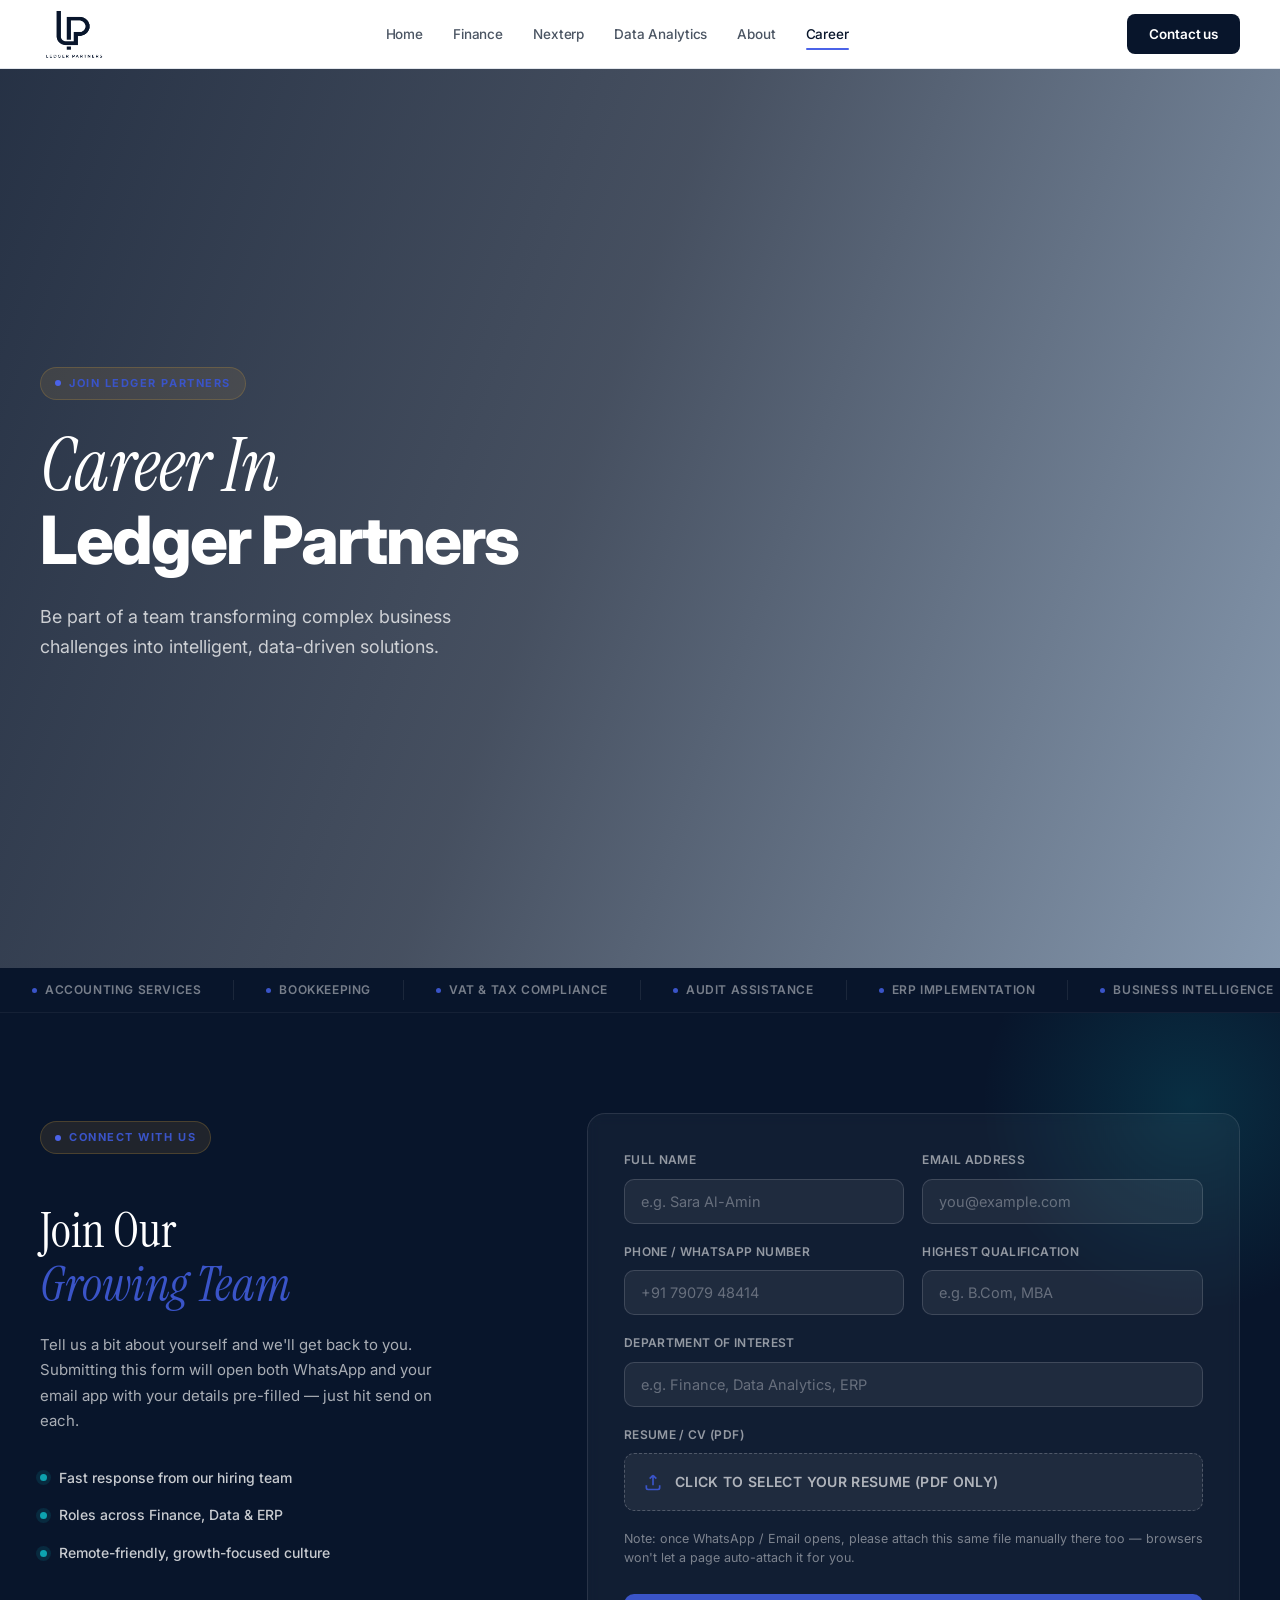
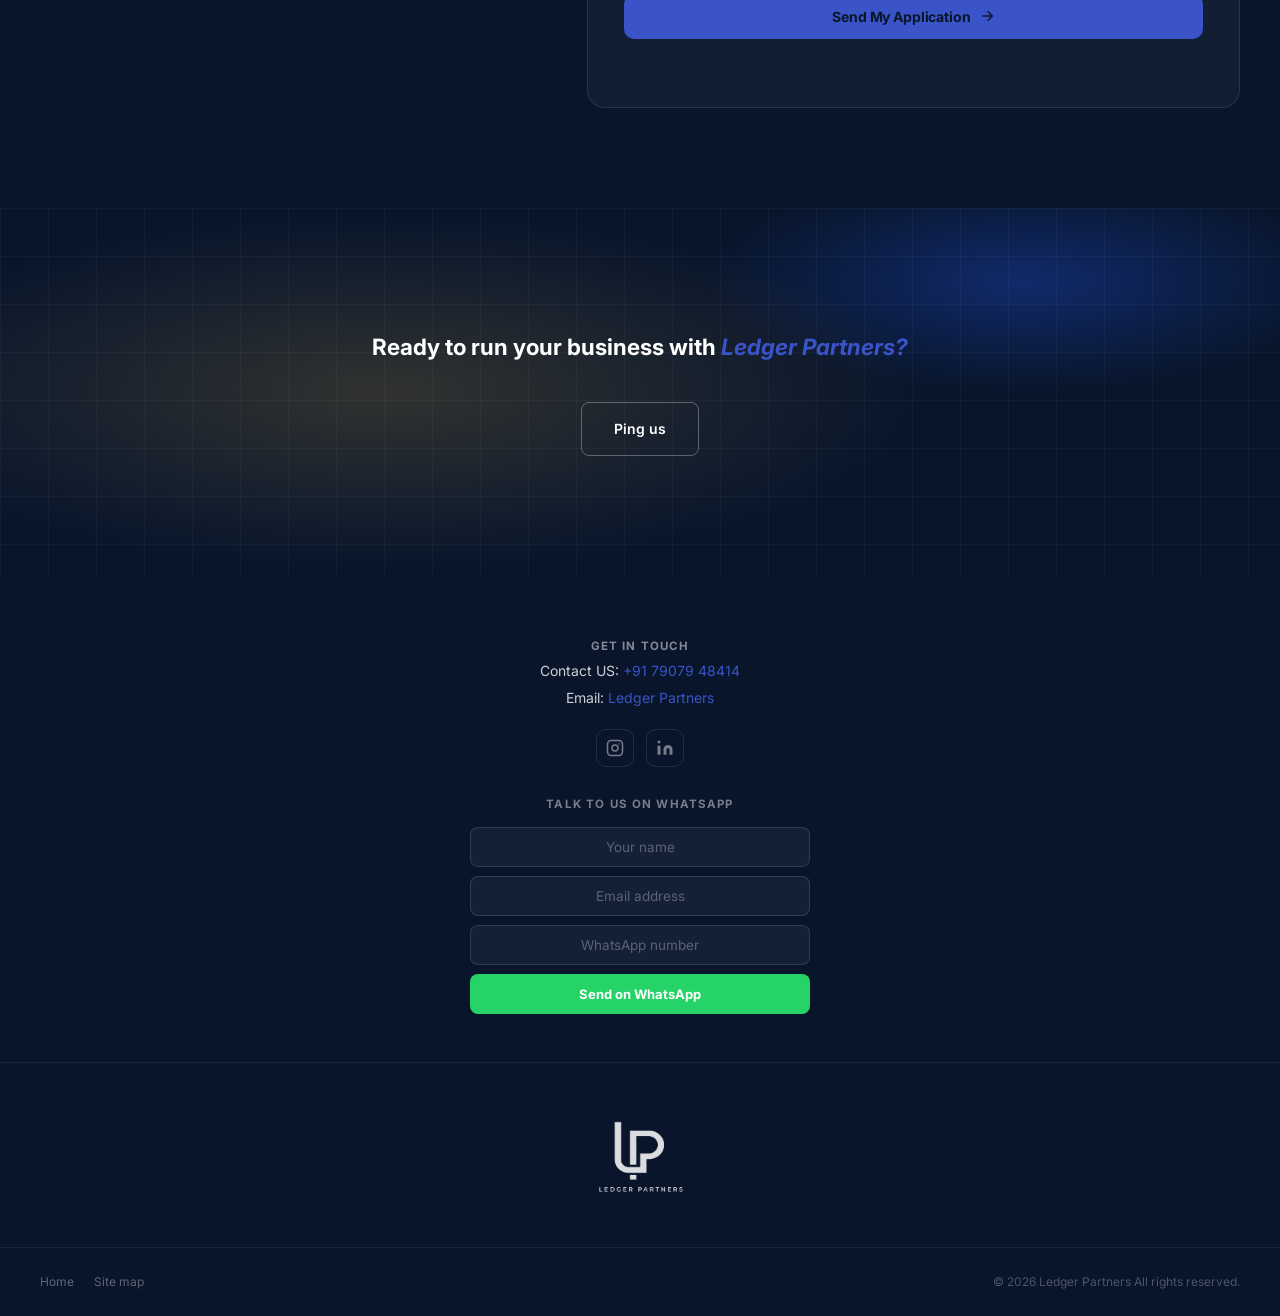
<file: career.html>
<!DOCTYPE html>
<html lang="en">
<head>
  <meta charset="UTF-8" />
  <meta name="viewport" content="width=device-width, initial-scale=1.0, viewport-fit=cover" />
  <title>Career - Ledger Partners</title>
  <meta name="description" content="We process complex data into plain and simple information graphics and understandable sheets. We research and manage data for companies." />
  <link rel="stylesheet" href="style.css" />
  <link rel="stylesheet" href="dataanalyst.css" />
  <link rel="stylesheet" href="career.css" />
  <link href="https://fonts.googleapis.com/css2?family=Instrument+Serif:ital@0;1&family=Inter:wght@300;400;500;600;700&display=swap" rel="stylesheet" />
</head>
<body>

  <!-- NAVBAR -->
  <header class="navbar" id="navbar">
    <div class="nav-inner">
      <a href="index.html" class="nav-logo">
        <img src="assets/lP_logo.png" alt="Ledger Partners" />
      </a>

      <nav class="nav-links" aria-label="Primary navigation">
        <a href="index.html" class="nav-link">Home</a>
        <a href="finance.html" class="nav-link">Finance</a>
        <a href="nexterp.html" class="nav-link">Nexterp</a>
        <a href="dataanalyst.html" class="nav-link ">Data Analytics</a>
        <a href="about.html" class="nav-link">About</a>
        <a href="#" class="nav-link active">Career</a>
      </nav>

      <div class="nav-actions">
        <a href="contact.html" class="btn-contact">Contact us</a>
        <button class="hamburger" id="hamburger" aria-label="Open menu" aria-expanded="false">
          <span></span><span></span><span></span>
        </button>
      </div>
    </div>

    <nav class="mobile-menu" id="mobileMenu" aria-label="Mobile navigation">
      <a href="index.html">Home</a>
      <a href="finance.html">Finance</a>
      <a href="nexterp.html">Nexterp</a>
      <a href="dataanalyst.html">Data Analytics</a>
      <a href="about.html">About</a>
      <a href="#">Career</a>
    </nav>
  </header>

  <!-- HERO -->
  <section class="hero" aria-label="Hero">
    <div class="hero-overlay" aria-hidden="true"></div>
    <div class="hero-fade" id="heroFade" aria-hidden="true"></div>
    <video class="hero-video" autoplay muted loop playsinline poster="https://cdn.prod.website-files.com/64a2be73942e1d57fed077f3/68b832e4d2d573246ddfcf18_Rectangle%20120.png" aria-hidden="true">
      <source src="assets/hero.mp4" type="video/mp4" />
    </video>
    <div class="hero-content">
      <div class="hero-eyebrow">Join Ledger Partners</div>
      <h1>Career In</h1>
      <h2>Ledger Partners</h2>
      <p>Be part of a team transforming complex business challenges into intelligent, data-driven solutions.</p>
      
    </div>
   
  </section>

  <div class="ticker-strip" aria-hidden="true">
    <div class="ticker-inner">
      <span class="ticker-item"><span class="ticker-dot"></span>Accounting Services</span><span class="ticker-item"><span class="ticker-dot"></span>Bookkeeping</span><span class="ticker-item"><span class="ticker-dot"></span>VAT &amp; Tax Compliance</span><span class="ticker-item"><span class="ticker-dot"></span>Audit Assistance</span><span class="ticker-item"><span class="ticker-dot"></span>ERP Implementation</span><span class="ticker-item"><span class="ticker-dot"></span>Business Intelligence</span><span class="ticker-item"><span class="ticker-dot"></span>Corporate Setup</span><span class="ticker-item"><span class="ticker-dot"></span>Advisory &amp; Consultancy</span>
      <span class="ticker-item"><span class="ticker-dot"></span>Accounting Services</span><span class="ticker-item"><span class="ticker-dot"></span>Bookkeeping</span><span class="ticker-item"><span class="ticker-dot"></span>VAT &amp; Tax Compliance</span><span class="ticker-item"><span class="ticker-dot"></span>Audit Assistance</span><span class="ticker-item"><span class="ticker-dot"></span>ERP Implementation</span><span class="ticker-item"><span class="ticker-dot"></span>Business Intelligence</span><span class="ticker-item"><span class="ticker-dot"></span>Corporate Setup</span><span class="ticker-item"><span class="ticker-dot"></span>Advisory &amp; Consultancy</span>
    </div>
  </div>

  <!-- JOIN US / APPLY -->
  <section class="join-section" aria-label="Join our team">
    <div class="join-inner">

      <div class="join-intro reveal-left">
        <div class="hero-eyebrow">Connect With Us</div>
        <h2 class="join-title">Join Our<br /><em>Growing Team</em></h2>
        <p class="join-text">
          Tell us a bit about yourself and we'll get back to you. Submitting this form will open
          both WhatsApp and your email app with your details pre-filled — just hit send on each.
        </p>
        <ul class="join-points">
          <li><span class="join-dot"></span>Fast response from our hiring team</li>
          <li><span class="join-dot"></span>Roles across Finance, Data &amp; ERP</li>
          <li><span class="join-dot"></span>Remote-friendly, growth-focused culture</li>
        </ul>
      </div>

      <form class="join-form reveal-right" id="joinForm" novalidate>
        <div class="join-row">
          <div class="join-field">
            <label for="joinName">Full name</label>
            <input type="text" id="joinName" name="name" placeholder="e.g. Sara Al-Amin" autocomplete="name" required />
          </div>
          <div class="join-field">
            <label for="joinEmail">Email address</label>
            <input type="email" id="joinEmail" name="email" placeholder="you@example.com" autocomplete="email" required />
          </div>
        </div>

        <div class="join-row">
          <div class="join-field">
            <label for="joinPhone">Phone / WhatsApp number</label>
            <input type="tel" id="joinPhone" name="phone" placeholder="+91 79079 48414" autocomplete="tel" required />
          </div>
          <div class="join-field">
            <label for="joinQualification">Highest qualification</label>
            <input type="text" id="joinQualification" name="qualification" placeholder="e.g. B.Com, MBA" required />
          </div>
        </div>

        <div class="join-field">
          <label for="joinDepartment">Department of interest</label>
          <input type="text" id="joinDepartment" name="department" placeholder="e.g. Finance, Data Analytics, ERP" required />
        </div>

        <div class="join-field">
          <label for="joinResume">Resume / CV (PDF)</label>
          <div class="join-resume-upload" id="joinResumeUpload">
            <input type="file" id="joinResume" name="resume" accept="application/pdf,.pdf" required />
            <label for="joinResume" class="join-resume-dropzone" id="joinResumeLabel">
              <svg width="20" height="20" viewBox="0 0 24 24" fill="none" stroke="currentColor" stroke-width="2" aria-hidden="true"><path d="M12 16V4M12 4l-4 4M12 4l4 4"/><path d="M4 16v3a2 2 0 0 0 2 2h12a2 2 0 0 0 2-2v-3"/></svg>
              <span id="joinResumeText">Click to select your resume (PDF only)</span>
            </label>
          </div>
          <p class="join-resume-note">
            Note: once WhatsApp / Email opens, please attach this same file manually there too — browsers won't let a page auto-attach it for you.
          </p>
        </div>

        <button type="submit" class="btn-primary join-submit">
          Send My Application
          <svg width="16" height="16" viewBox="0 0 24 24" fill="none" stroke="currentColor" stroke-width="2" aria-hidden="true"><path d="M5 12h14M13 5l7 7-7 7"/></svg>
        </button>

        <p class="join-status" id="joinStatus" role="status" aria-live="polite"></p>
      </form>

    </div>
  </section>


        <!-- CTA BAND -->
  <section class="erp-cta" aria-label="Call to action">
    <div class="erp-cta-content">
      <h2>Ready to run your business with <em>Ledger Partners?</em></h2>
      <div class="erp-cta-btns">
        <a href="/contact.html" class="btn-cta-ghost">Ping us</a>
      </div>
    </div>
  </section>


    <!-- FOOTER -->
  <footer class="footer" aria-label="Footer">
    <div class="footer-top">
      <div class="footer-contact">
        <p><strong>Get in touch</strong></p>
        <p>Contact US: <a href="tel:+917907948414">+91 79079 48414</a></p>
        <p>Email: <a href="mailto:ledgerpartnersofficial@gmail.com"> Ledger Partners</a></p>
        <div class="social-links" aria-label="Social media">
          <a href="https://www.instagram.com/ledgerpartners/" target="_blank" rel="noopener" aria-label="Instagram"><svg width="18" height="18" viewBox="0 0 24 24" fill="none" stroke="currentColor" stroke-width="2" aria-hidden="true"><rect x="2" y="2" width="20" height="20" rx="5" ry="5"/><circle cx="12" cy="12" r="4"/><circle cx="17.5" cy="6.5" r="1" fill="currentColor" stroke="none"/></svg></a>
          <a href="https://www.linkedin.com/company/legerpartners/" target="_blank" rel="noopener" aria-label="LinkedIn"><svg width="18" height="18" viewBox="0 0 24 24" fill="currentColor" aria-hidden="true"><path d="M16 8a6 6 0 016 6v7h-4v-7a2 2 0 00-2-2 2 2 0 00-2 2v7h-4v-7a6 6 0 016-6zM2 9h4v12H2z"/><circle cx="4" cy="4" r="2"/></svg></a>
        </div>
      </div>
      <div class="footer-newsletter">
        <p>Talk to us on WhatsApp</p>
        <form id="waLeadForm" novalidate>
          <input type="text" id="waName" placeholder="Your name" aria-label="Name" autocomplete="name" required />
          <input type="email" id="waEmail" placeholder="Email address" aria-label="Email address" autocomplete="email" required />
          <input type="tel" id="waPhone" placeholder="WhatsApp number" aria-label="WhatsApp number" autocomplete="tel" required />
          <button type="submit">Send on WhatsApp</button>
        </form>
      </div>
    </div>
    <nav class="footer-nav" aria-label="Footer navigation">
      <div class="footer-logo-col"><img src="assets/lP_logo.png" alt="Ledger Partners" class="footer-logo" /></div>
    </nav>
    <div class="footer-bottom">
      <div class="footer-legal"><a href="index.html">Home</a><a href="sitemap.xml">Site map</a></div>
      <p class="footer-copy">© <span id="year"></span> Ledger Partners All rights reserved.</p>
    </div>
  </footer>

  <script src="contact.js"></script>
  <script src="career.js"></script>
</body>
</html>
</file>
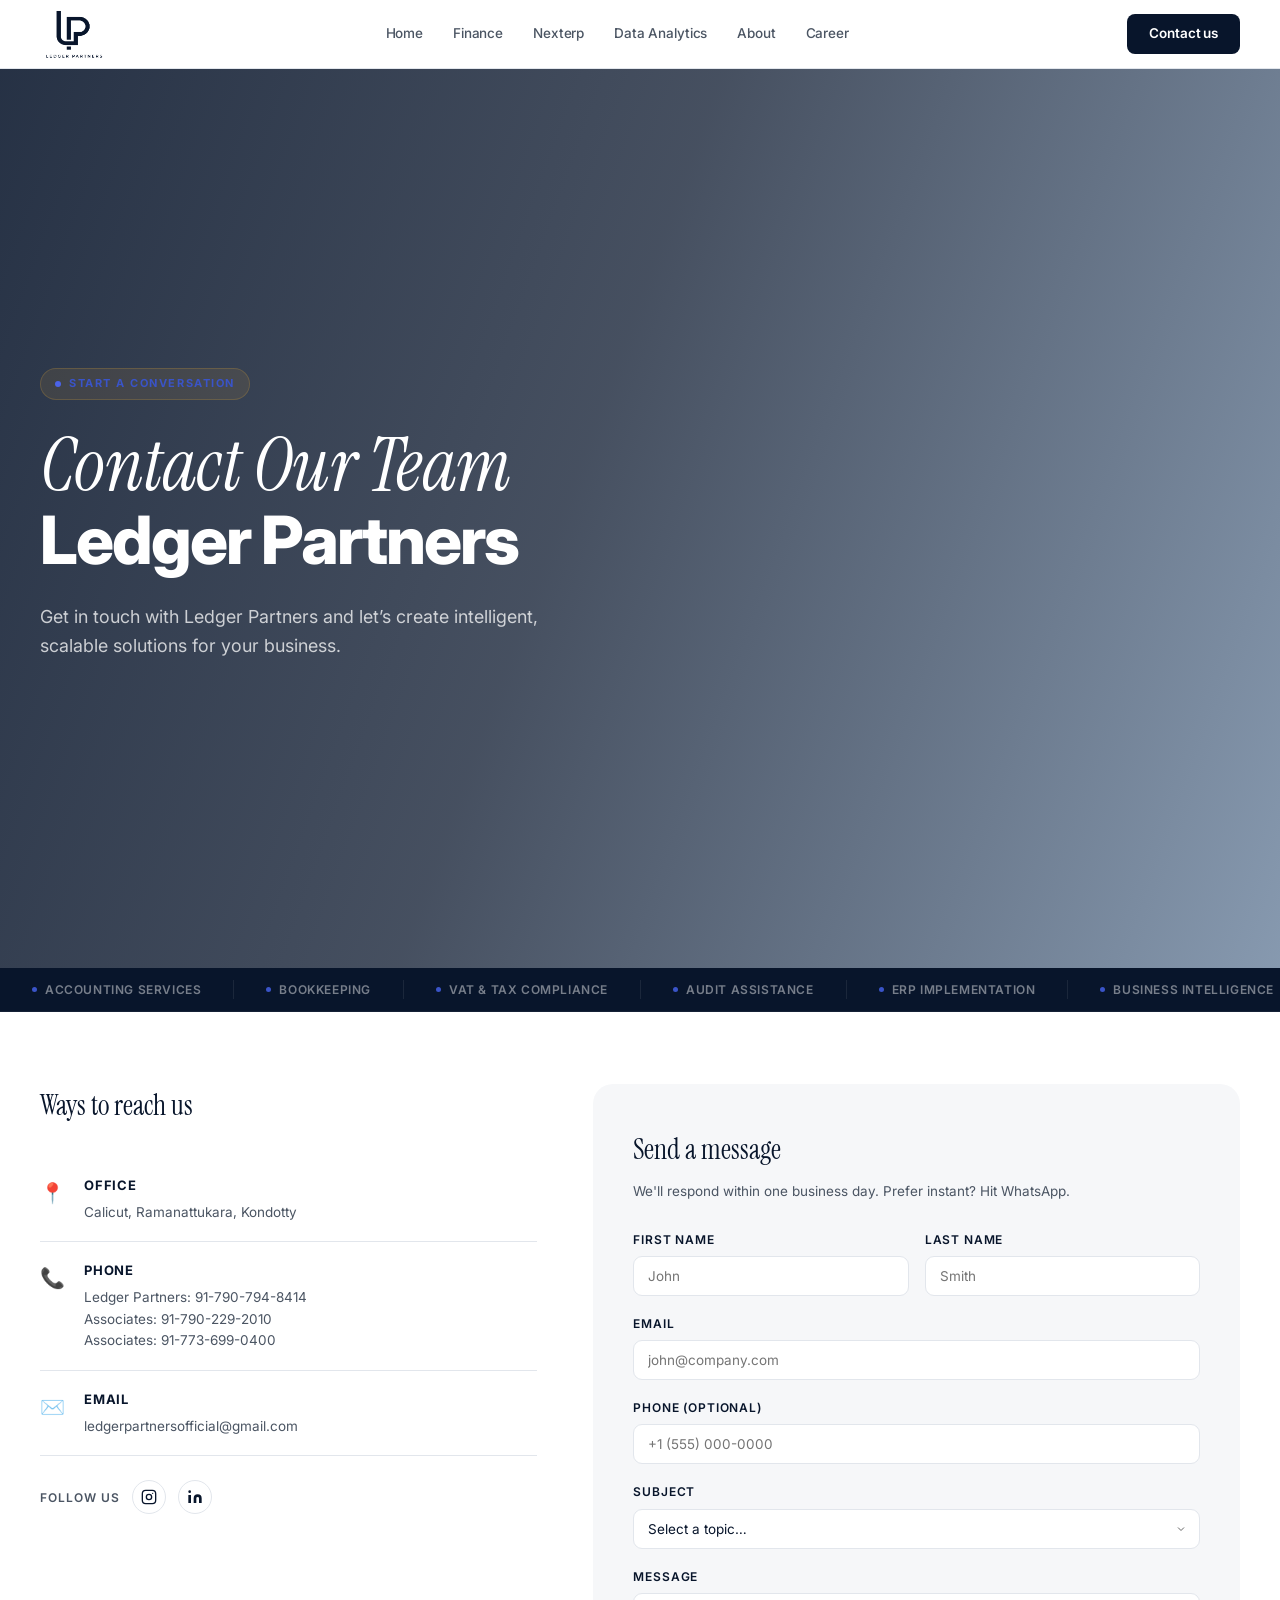
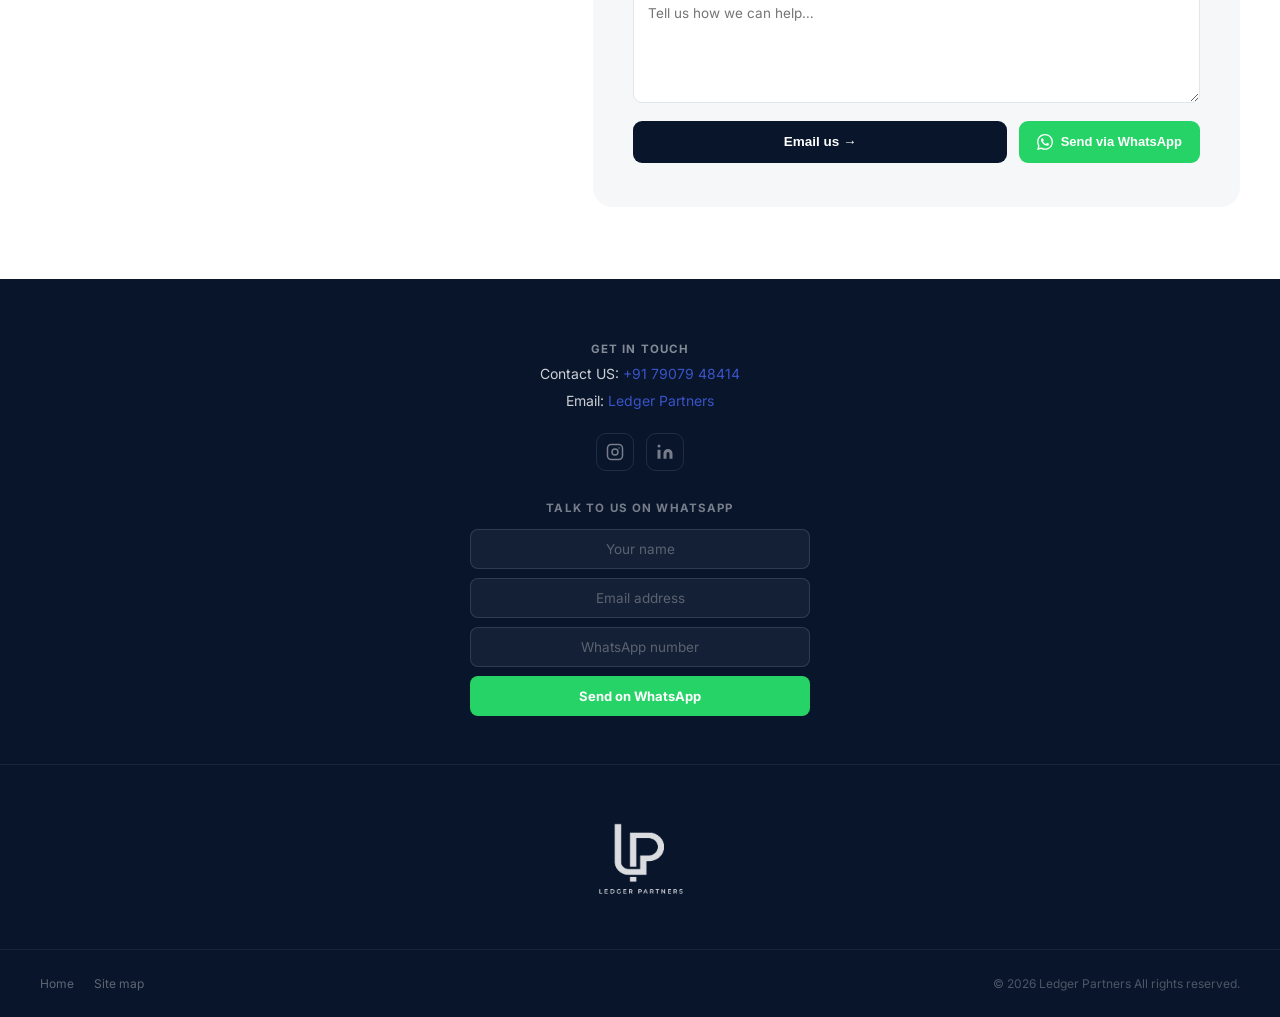
<file: contact.html>
<!DOCTYPE html>
<html lang="en">
<head>
  <meta charset="UTF-8" />
  <meta name="viewport" content="width=device-width, initial-scale=1.0, viewport-fit=cover" />
  <title>Contact Us - Ledger Partners</title>
  <meta name="description" content="Get in touch with Ledger Partners. We're here to help." />
  <link rel="stylesheet" href="style.css" />
  <link rel="stylesheet" href="contact.css" />
  <link href="https://fonts.googleapis.com/css2?family=Instrument+Serif:ital@0;1&family=Inter:wght@300;400;500;600;700&display=swap" rel="stylesheet" />
</head>
<body>

  <!-- NAVBAR -->
  <header class="navbar" id="navbar">
    <div class="nav-inner">
      <a href="index.html" class="nav-logo">
        <img src="assets/lP_logo.png" alt="Ledger Partners" />
      </a>
      <nav class="nav-links" aria-label="Primary navigation">
        <a href="index.html" class="nav-link">Home</a>
        <a href="finance.html" class="nav-link">Finance</a>
        <a href="nexterp.html" class="nav-link">Nexterp</a>
        <a href="dataanalyst.html" class="nav-link">Data Analytics</a>
        <a href="about.html" class="nav-link">About</a>
        <a href="career.html" class="nav-link">Career</a>

      </nav>
      <div class="nav-actions">
        <a href="contact.html" class="btn-contact">Contact us</a>
        <button class="hamburger" id="hamburger" aria-label="Open menu" aria-expanded="false">
          <span></span><span></span><span></span>
        </button>
      </div>
    </div>
    <nav class="mobile-menu" id="mobileMenu" aria-label="Mobile navigation">
      <a href="index.html">Home</a>
      <a href="finance.html">Finance</a>
      <a href="nexterp.html">Nexterp</a>
      <a href="dataanalyst.html">Data Analytics</a>
      <a href="about.html">About</a>
      <a href="career.html">Career</a>
    </nav>
  </header>

  <!-- HERO -->
  <section class="hero" aria-label="Hero">
    <div class="hero-overlay" aria-hidden="true"></div>
    <div class="hero-fade" id="heroFade" aria-hidden="true"></div>
    <video class="hero-video" autoplay muted loop playsinline poster="https://cdn.prod.website-files.com/64a2be73942e1d57fed077f3/68b832e4d2d573246ddfcf18_Rectangle%20120.png" aria-hidden="true">
      <source src="assets/hero.mp4" type="video/mp4" />
    </video>
    <div class="hero-content">
      <div class="hero-eyebrow">Start a Conversation</div>
      <h1>Contact Our Team</h1>
      <h2>Ledger Partners</h2>
      <p>Get in touch with Ledger Partners and let’s create intelligent, scalable solutions for your business.</p>
      
    </div>
    
  </section>

  <div class="ticker-strip" aria-hidden="true">
    <div class="ticker-inner">
      <span class="ticker-item"><span class="ticker-dot"></span>Accounting Services</span><span class="ticker-item"><span class="ticker-dot"></span>Bookkeeping</span><span class="ticker-item"><span class="ticker-dot"></span>VAT &amp; Tax Compliance</span><span class="ticker-item"><span class="ticker-dot"></span>Audit Assistance</span><span class="ticker-item"><span class="ticker-dot"></span>ERP Implementation</span><span class="ticker-item"><span class="ticker-dot"></span>Business Intelligence</span><span class="ticker-item"><span class="ticker-dot"></span>Corporate Setup</span><span class="ticker-item"><span class="ticker-dot"></span>Advisory &amp; Consultancy</span>
      <span class="ticker-item"><span class="ticker-dot"></span>Accounting Services</span><span class="ticker-item"><span class="ticker-dot"></span>Bookkeeping</span><span class="ticker-item"><span class="ticker-dot"></span>VAT &amp; Tax Compliance</span><span class="ticker-item"><span class="ticker-dot"></span>Audit Assistance</span><span class="ticker-item"><span class="ticker-dot"></span>ERP Implementation</span><span class="ticker-item"><span class="ticker-dot"></span>Business Intelligence</span><span class="ticker-item"><span class="ticker-dot"></span>Corporate Setup</span><span class="ticker-item"><span class="ticker-dot"></span>Advisory &amp; Consultancy</span>
    </div>
  </div>

  <!-- MAIN CONTACT SECTION -->
  <section class="contact-main">
    <div class="contact-grid">

      <!-- LEFT: Info + Quick actions -->
      <div class="contact-info reveal-left">
        <h2>Ways to reach us</h2>

        <div class="info-card">
          <div class="info-icon">📍</div>
          <div>
            <h4>Office</h4>
            <p>Calicut, Ramanattukara, Kondotty</p>
          </div>
        </div>

        <div class="info-card">
          <div class="info-icon">📞</div>
          <div>
            <h4>Phone</h4>
            <p><a href="tel:+917907948414">Ledger Partners: 91-790-794-8414</a></p>
            <p><a href="tel:+917902292010">Associates: 91-790-229-2010</a></p>
            <p><a href="tel:+917736990400">Associates: 91-773-699-0400</a></p>

          </div>
        </div>

        <div class="info-card">
          <div class="info-icon">✉️</div>
          <div>
            <h4>Email</h4>
            <p><a href="mailto:ledgerpartnersofficial@gmail.com">ledgerpartnersofficial@gmail.com</a></p>
          </div>
        </div>



        <div class="social-row">
          <span>Follow us</span>
          <a href="https://www.instagram.com/ledgerpartners/" target="_blank" rel="noopener" aria-label="Instagram"><svg width="16" height="16" viewBox="0 0 24 24" fill="none" stroke="currentColor" stroke-width="2"><rect x="2" y="2" width="20" height="20" rx="5"/><circle cx="12" cy="12" r="4"/><circle cx="17.5" cy="6.5" r="1" fill="currentColor" stroke="none"/></svg></a>
          <a href="https://www.linkedin.com/company/legerpartners" target="_blank" rel="noopener" aria-label="LinkedIn"><svg width="16" height="16" viewBox="0 0 24 24" fill="currentColor"><path d="M16 8a6 6 0 016 6v7h-4v-7a2 2 0 00-2-2 2 2 0 00-2 2v7h-4v-7a6 6 0 016-6zM2 9h4v12H2z"/><circle cx="4" cy="4" r="2"/></svg></a>
        </div>
      </div>

      <!-- RIGHT: Form -->
      <div class="contact-form-wrap reveal-right">
        <h2>Send a message</h2>
        <p class="form-sub">We'll respond within one business day. Prefer instant? Hit WhatsApp.</p>
        <form id="contactForm" novalidate>
          <div class="field-row">
            <div class="field-group">
              <label for="firstName">First name</label>
              <input type="text" id="firstName" placeholder="John" required />
            </div>
            <div class="field-group">
              <label for="lastName">Last name</label>
              <input type="text" id="lastName" placeholder="Smith" required />
            </div>
          </div>
          <div class="field-group">
            <label for="email">Email</label>
            <input type="email" id="email" placeholder="john@company.com" required />
          </div>
          <div class="field-group">
            <label for="phone">Phone (optional)</label>
            <input type="tel" id="phone" placeholder="+1 (555) 000-0000" />
          </div>
          <div class="field-group">
            <label for="subject">Subject</label>
            <select id="subject" required>
              <option value="" disabled selected>Select a topic…</option>
              <option value="Demo request">Demo request</option>
              <option value="ATM services inquiry">Finance</option>
              <option value="Partnership">Next ERP</option>
              <option value="Support">Data Analytics</option>
              <option value="Other">Other</option>
            </select>
          </div>
          <div class="field-group">
            <label for="message">Message</label>
            <textarea id="message" rows="4" placeholder="Tell us how we can help…" required></textarea>
          </div>
          <div class="form-actions">
            <button type="submit" id="submitBtn"> Email us →</button>
            <button type="button" id="waSubmit" class="btn-wa-form">
              <svg width="16" height="16" viewBox="0 0 24 24" fill="currentColor"><path d="M17.472 14.382c-.297-.149-1.758-.867-2.03-.967-.273-.099-.471-.148-.67.15-.197.297-.767.966-.94 1.164-.173.199-.347.223-.644.075-.297-.15-1.255-.463-2.39-1.475-.883-.788-1.48-1.761-1.653-2.059-.173-.297-.018-.458.13-.606.134-.133.298-.347.446-.52.149-.174.198-.298.298-.497.099-.198.05-.371-.025-.52-.075-.149-.669-1.612-.916-2.207-.242-.579-.487-.5-.669-.51-.173-.008-.371-.01-.57-.01-.198 0-.52.074-.792.372-.272.297-1.04 1.016-1.04 2.479 0 1.462 1.065 2.875 1.213 3.074.149.198 2.096 3.2 5.077 4.487.709.306 1.262.489 1.694.625.712.227 1.36.195 1.871.118.571-.085 1.758-.719 2.006-1.413.248-.694.248-1.289.173-1.413-.074-.124-.272-.198-.57-.347m-5.421 7.403h-.004a9.87 9.87 0 01-5.031-1.378l-.361-.214-3.741.982.998-3.648-.235-.374a9.86 9.86 0 01-1.51-5.26c.001-5.45 4.436-9.884 9.888-9.884 2.64 0 5.122 1.03 6.988 2.898a9.825 9.825 0 012.893 6.994c-.003 5.45-4.437 9.884-9.885 9.884m8.413-18.297A11.815 11.815 0 0012.05 0C5.495 0 .16 5.335.157 11.892c0 2.096.547 4.142 1.588 5.945L.057 24l6.305-1.654a11.882 11.882 0 005.683 1.448h.005c6.554 0 11.89-5.335 11.893-11.893a11.821 11.821 0 00-3.48-8.413z"/></svg>
              Send via WhatsApp
            </button>
          </div>
        </form>
      </div>
    </div>
  </section>

  <!-- MAP 
  <section class="contact-map reveal">
    <div class="map-label">
      <span class="hero-eyebrow">Our Location</span>
      <h3>Find us in Atlanta</h3>
    </div>
    <div class="map-wrap">
      <iframe
        title="Ledger Partners Atlanta Office"
        src="https://www.google.com/maps/embed?pb=!1m18!1m12!1m3!1d3316.089!2d-84.397!3d33.779!2m3!1f0!2f0!3f0!3m2!1i1024!2i768!4f13.1!3m3!1m2!1s0x88f503916cba44d7%3A0x3b4d89b6e7d2571d!2s864%20Spring%20St%20NW%2C%20Atlanta%2C%20GA%2030308!5e0!3m2!1sen!2sus!4v1690000000000"
        width="100%" height="420" style="border:0;" allowfullscreen loading="lazy" referrerpolicy="no-referrer-when-downgrade">
      </iframe>
    </div>
  </section>

  -->

  <!-- FOOTER -->
  <footer class="footer" aria-label="Footer">
    <div class="footer-top">
      <div class="footer-contact">
        <p><strong>Get in touch</strong></p>
        <p>Contact US: <a href="tel:+917907948414">+91 79079 48414</a></p>
        <p>Email: <a href="mailto:ledgerpartnersofficial@gmail.com"> Ledger Partners</a></p>
        <div class="social-links" aria-label="Social media">
          <a href="https://www.instagram.com/ledgerpartners/" target="_blank" rel="noopener" aria-label="Instagram"><svg width="18" height="18" viewBox="0 0 24 24" fill="none" stroke="currentColor" stroke-width="2" aria-hidden="true"><rect x="2" y="2" width="20" height="20" rx="5" ry="5"/><circle cx="12" cy="12" r="4"/><circle cx="17.5" cy="6.5" r="1" fill="currentColor" stroke="none"/></svg></a>
          <a href="https://www.linkedin.com/company/legerpartners/" target="_blank" rel="noopener" aria-label="LinkedIn"><svg width="18" height="18" viewBox="0 0 24 24" fill="currentColor" aria-hidden="true"><path d="M16 8a6 6 0 016 6v7h-4v-7a2 2 0 00-2-2 2 2 0 00-2 2v7h-4v-7a6 6 0 016-6zM2 9h4v12H2z"/><circle cx="4" cy="4" r="2"/></svg></a>
        </div>
      </div>
      <div class="footer-newsletter">
        <p>Talk to us on WhatsApp</p>
        <form id="waLeadForm" novalidate>
          <input type="text" id="waName" placeholder="Your name" aria-label="Name" autocomplete="name" required />
          <input type="email" id="waEmail" placeholder="Email address" aria-label="Email address" autocomplete="email" required />
          <input type="tel" id="waPhone" placeholder="WhatsApp number" aria-label="WhatsApp number" autocomplete="tel" required />
          <button type="submit">Send on WhatsApp</button>
        </form>
      </div>
    </div>
    <nav class="footer-nav" aria-label="Footer navigation">
      <div class="footer-logo-col"><img src="assets/lP_logo.png" alt="Ledger Partners" class="footer-logo" /></div>
    </nav>
    <div class="footer-bottom">
      <div class="footer-legal"><a href="index.html">Home</a><a href="sitemap.xml">Site map</a></div>
      <p class="footer-copy">© <span id="year"></span> Ledger Partners All rights reserved.</p>
    </div>
  </footer>

  <script src="contact.js"></script>
</body>
</html>
</file>
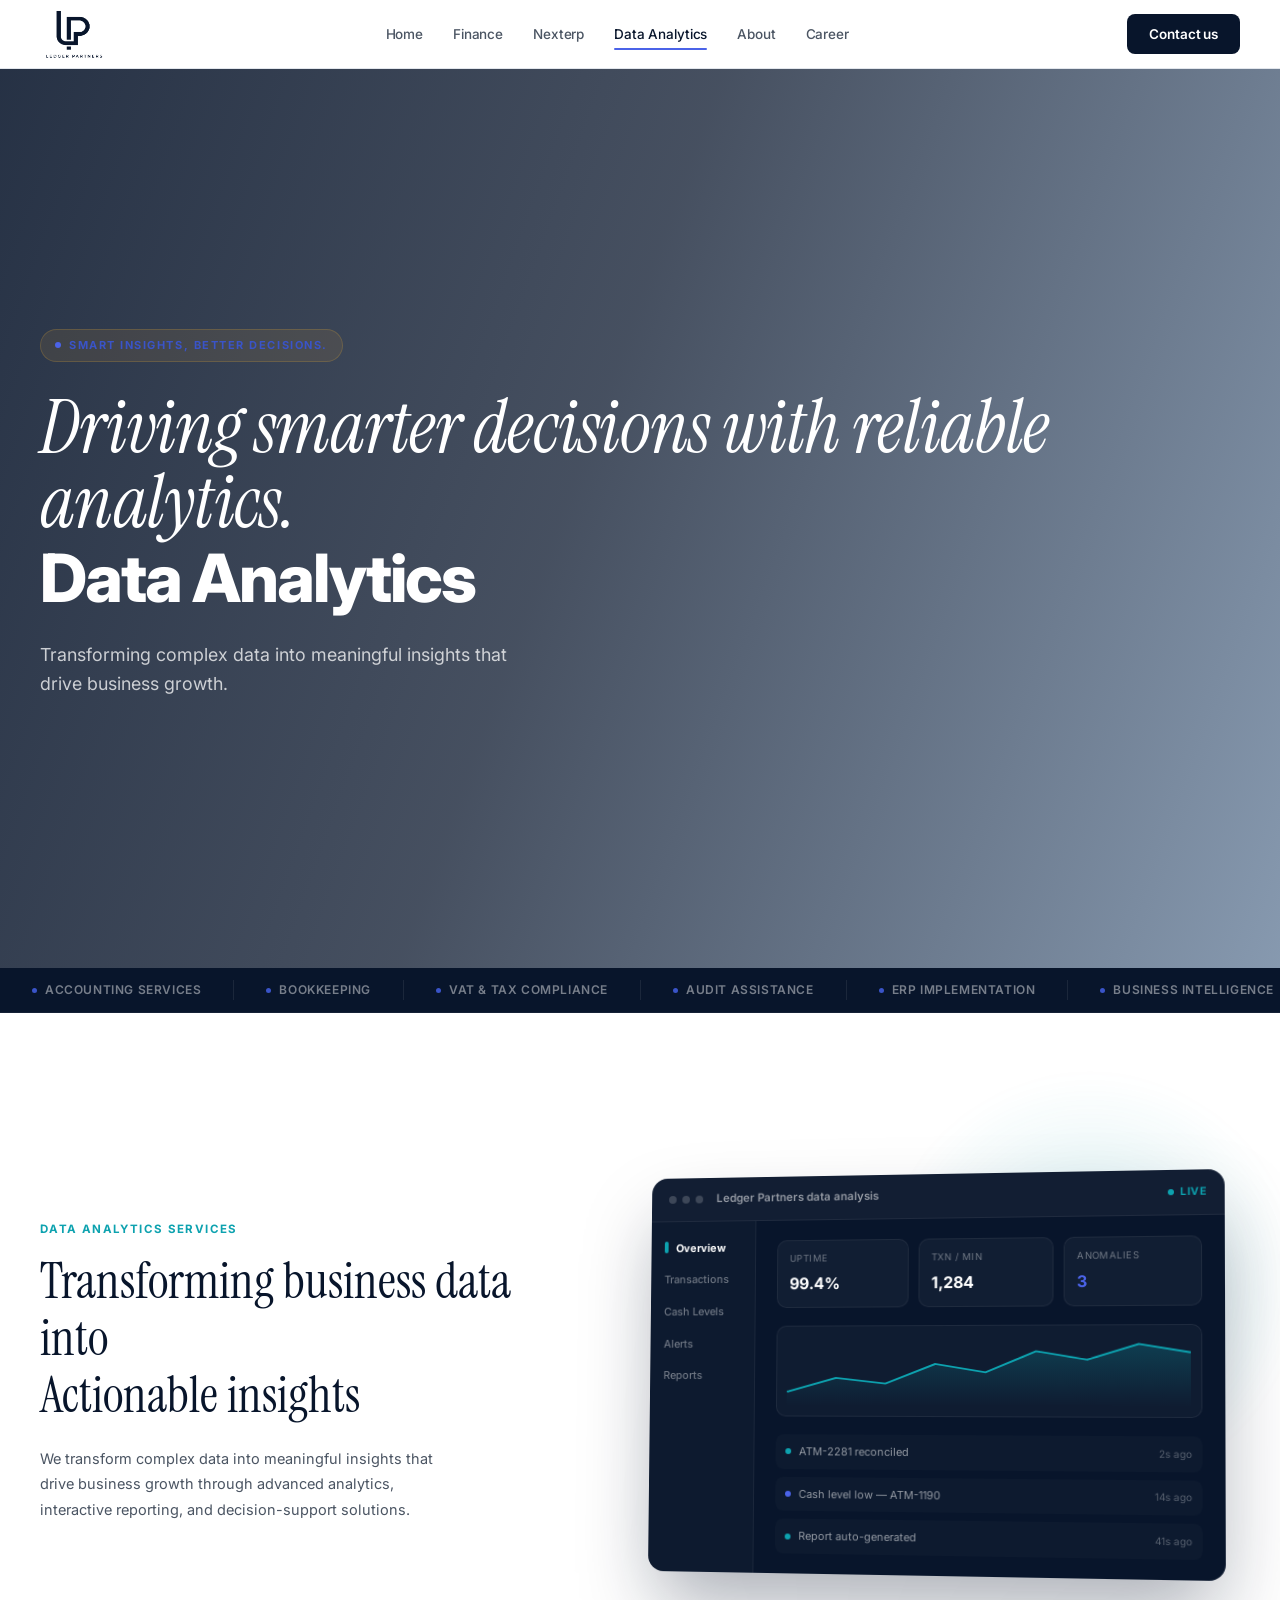
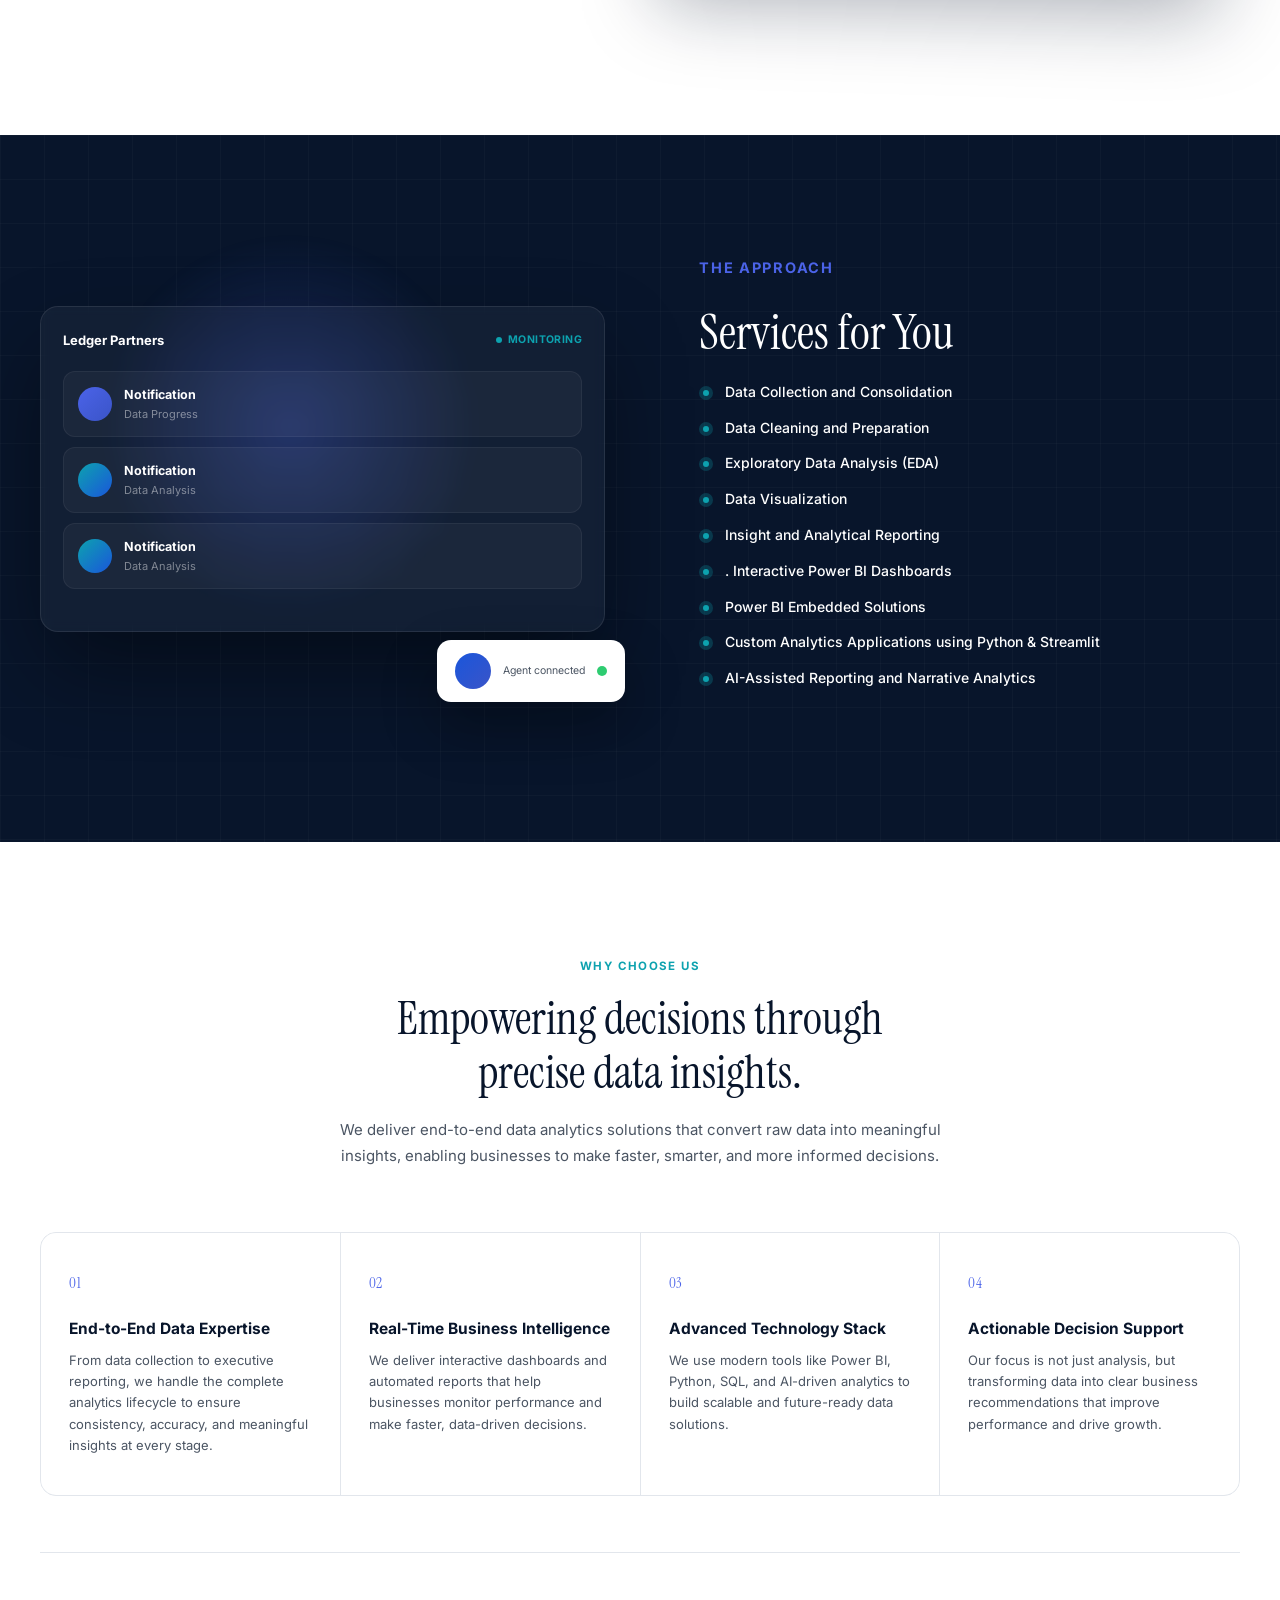
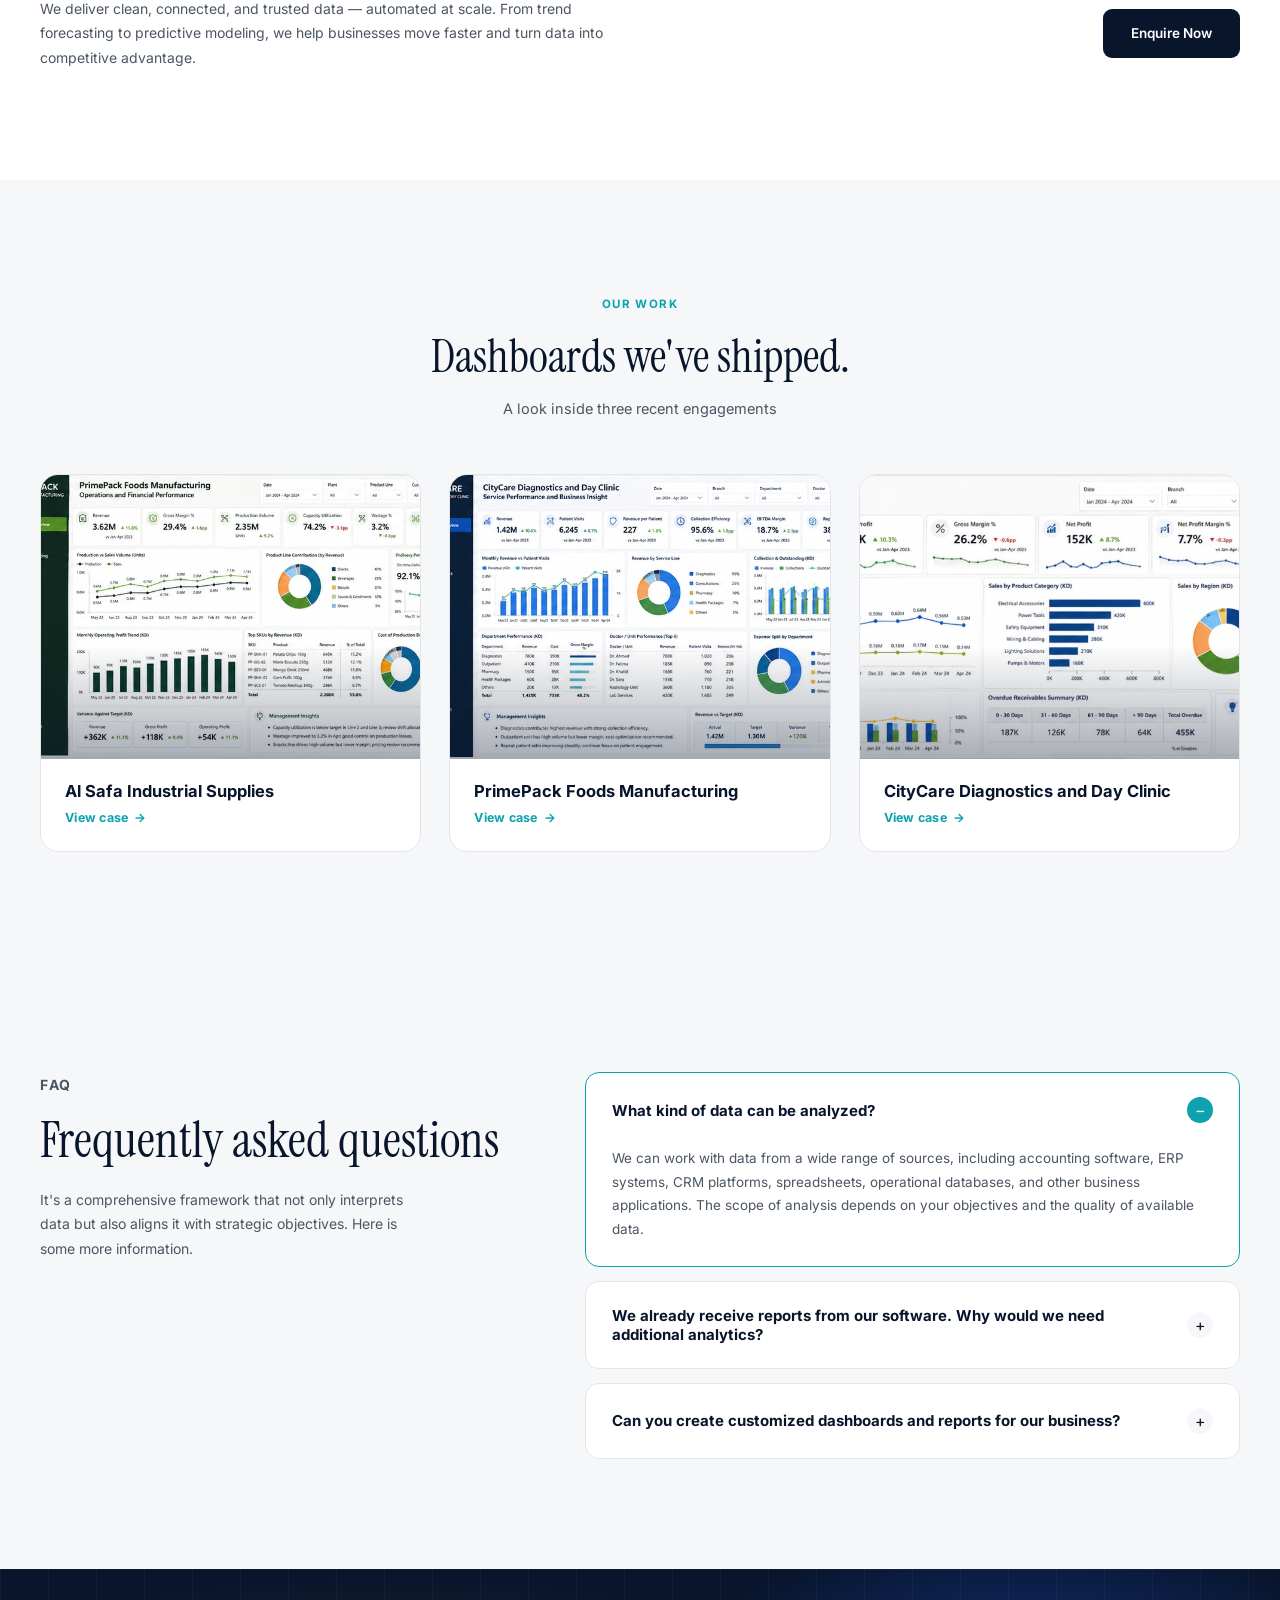
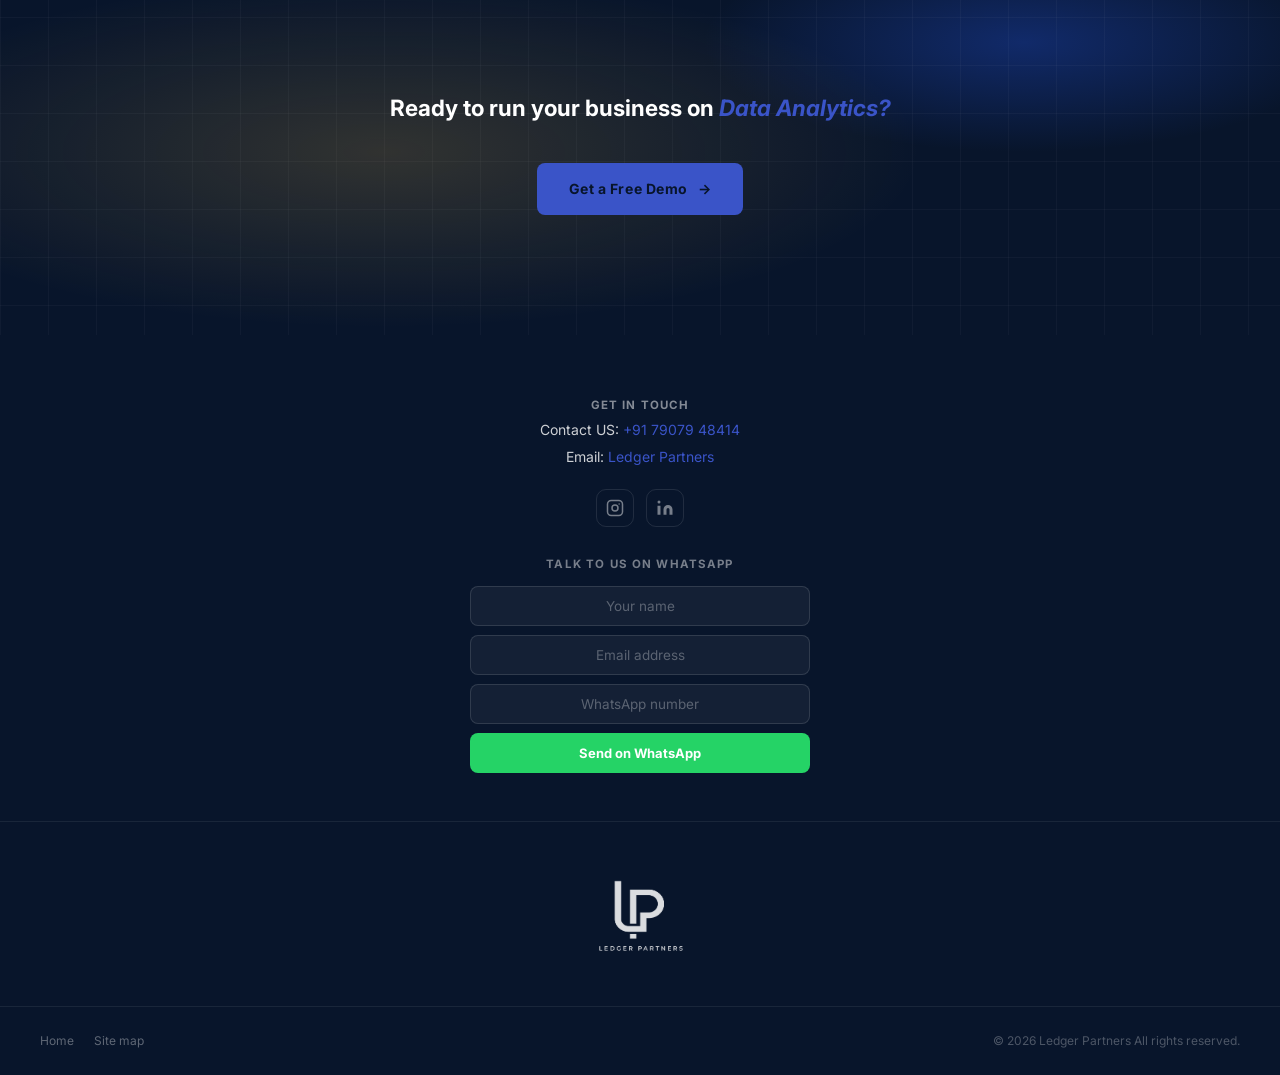
<file: dataanalyst.html>
<!DOCTYPE html>
<html lang="en">
<head>
  <meta charset="UTF-8" />
  <meta name="viewport" content="width=device-width, initial-scale=1.0, viewport-fit=cover" />

  <title>Data Analytics & Business Intelligence Services in Calicut, Kerala | Ledger Partners</title>
  <meta name="description" content="Ledger Partners delivers data analytics, Power BI dashboards, business intelligence and AI-assisted reporting for businesses in Calicut, Kozhikode and across Kerala. Turn raw data into decisions." />
  <meta name="keywords" content="data analytics calicut, business intelligence kerala, power bi consultant kozhikode, data analytics company calicut, power bi dashboard kerala, python analytics kerala, data visualization calicut, business reporting kozhikode, KPI dashboard kerala, data analytics firm india, streamlit analytics kerala, ledger partners data analytics" />
  <meta name="author" content="Ledger Partners" />
  <meta name="robots" content="index, follow, max-snippet:-1, max-image-preview:large, max-video-preview:-1" />
  <link rel="canonical" href="https://ledgerpartners.in/dataanalyst.html" />
  <link rel="icon" href="assets/lP_logo.png" type="image/png" />

  <!-- Geo -->
  <meta name="geo.region" content="IN-KL" />
  <meta name="geo.placename" content="Calicut, Kerala, India" />
  <meta name="geo.position" content="11.2588;75.7804" />
  <meta name="ICBM" content="11.2588, 75.7804" />

  <!-- Open Graph -->
  <meta property="og:type" content="website" />
  <meta property="og:site_name" content="Ledger Partners" />
  <meta property="og:title" content="Data Analytics & Business Intelligence Services in Calicut, Kerala | Ledger Partners" />
  <meta property="og:description" content="Power BI dashboards, business intelligence, Python analytics and AI-assisted reporting for businesses in Calicut, Kerala and across India. Raw data into real decisions." />
  <meta property="og:url" content="https://ledgerpartners.in/dataanalyst.html" />
  <meta property="og:image" content="https://ledgerpartners.in/assets/og-dataanalyst.jpg" />
  <meta property="og:image:width" content="1200" />
  <meta property="og:image:height" content="630" />
  <meta property="og:image:alt" content="Ledger Partners — Data Analytics and Business Intelligence in Calicut Kerala" />
  <meta property="og:locale" content="en_IN" />


  <!-- Structured Data: ProfessionalService -->
  <script type="application/ld+json">
  {
    "@context": "https://schema.org",
    "@type": "ProfessionalService",
    "name": "Ledger Partners — Data Analytics",
    "url": "https://ledgerpartners.in/dataanalyst.html",
    "telephone": "+91-79079-48414",
    "email": "ledgerpartnersofficial@gmail.com",
    "description": "Data analytics, Power BI dashboards, business intelligence, Python analytics and AI-assisted reporting services for businesses in Calicut, Kozhikode, Kerala and India.",
    "address": {
      "@type": "PostalAddress",
      "addressLocality": "Calicut",
      "addressRegion": "Kerala",
      "postalCode": "673001",
      "addressCountry": "IN"
    },
    "geo": {
      "@type": "GeoCoordinates",
      "latitude": 11.2588,
      "longitude": 75.7804
    },
    "areaServed": [
      { "@type": "City",    "name": "Calicut" },
      { "@type": "City",    "name": "Kozhikode" },
      { "@type": "State",   "name": "Kerala" },
      { "@type": "Country", "name": "India" }
    ],
    "hasOfferCatalog": {
      "@type": "OfferCatalog",
      "name": "Data Analytics Services",
      "itemListElement": [
        { "@type": "Offer", "itemOffered": { "@type": "Service", "name": "Data Collection and Consolidation" } },
        { "@type": "Offer", "itemOffered": { "@type": "Service", "name": "Data Cleaning and Preparation" } },
        { "@type": "Offer", "itemOffered": { "@type": "Service", "name": "Exploratory Data Analysis (EDA)" } },
        { "@type": "Offer", "itemOffered": { "@type": "Service", "name": "Data Visualization" } },
        { "@type": "Offer", "itemOffered": { "@type": "Service", "name": "Interactive Power BI Dashboards" } },
        { "@type": "Offer", "itemOffered": { "@type": "Service", "name": "Power BI Embedded Solutions" } },
        { "@type": "Offer", "itemOffered": { "@type": "Service", "name": "Custom Analytics Applications using Python & Streamlit" } },
        { "@type": "Offer", "itemOffered": { "@type": "Service", "name": "AI-Assisted Reporting and Narrative Analytics" } }
      ]
    },
    "sameAs": [
      "https://www.instagram.com/ledgerpartners/",
      "https://www.linkedin.com/company/legerpartners/"
    ]
  }
  </script>

  <!-- Structured Data: FAQPage -->
  <script type="application/ld+json">
  {
    "@context": "https://schema.org",
    "@type": "FAQPage",
    "mainEntity": [
      {
        "@type": "Question",
        "name": "What kind of data can Ledger Partners analyze?",
        "acceptedAnswer": {
          "@type": "Answer",
          "text": "Ledger Partners can work with data from accounting software, ERP systems, CRM platforms, spreadsheets, operational databases and other business applications used by companies in Calicut, Kerala and across India."
        }
      },
      {
        "@type": "Question",
        "name": "Does Ledger Partners build Power BI dashboards in Kerala?",
        "acceptedAnswer": {
          "@type": "Answer",
          "text": "Yes. Ledger Partners builds interactive Power BI dashboards and embedded solutions for businesses in Calicut, Kozhikode and across Kerala — tailored to the KPIs and metrics that matter most to your business."
        }
      },
      {
        "@type": "Question",
        "name": "Can you create customized dashboards and reports for our business?",
        "acceptedAnswer": {
          "@type": "Answer",
          "text": "Yes. All reporting and dashboard solutions are tailored to your specific requirements, allowing you to monitor the metrics, performance indicators, and business areas that matter most to your organization."
        }
      },
      {
        "@type": "Question",
        "name": "Why do we need analytics if our software already generates reports?",
        "acceptedAnswer": {
          "@type": "Answer",
          "text": "Most software reports display data. Analytics interprets it. By combining data from multiple sources and examining trends, relationships, and performance indicators, businesses in Kerala gain deeper insights that support decision-making and strategic planning."
        }
      }
    ]
  }
  </script>

  <!-- Structured Data: BreadcrumbList -->
  <script type="application/ld+json">
  {
    "@context": "https://schema.org",
    "@type": "BreadcrumbList",
    "itemListElement": [
      { "@type": "ListItem", "position": 1, "name": "Home",           "item": "https://ledgerpartners.in/" },
      { "@type": "ListItem", "position": 2, "name": "Data Analytics", "item": "https://ledgerpartners.in/dataanalyst.html" }
    ]
  }
  </script>

  <!-- Fonts -->
  <link rel="preconnect" href="https://fonts.googleapis.com" />
  <link rel="preconnect" href="https://fonts.gstatic.com" crossorigin />
  <link href="https://fonts.googleapis.com/css2?family=Instrument+Serif:ital@0;1&family=Inter:wght@300;400;500;600;700&display=swap" rel="stylesheet" />
  <link rel="stylesheet" href="style.css" />
  <link rel="stylesheet" href="dataanalyst.css" />
</head>
<body>

  <!-- NAVBAR -->
  <header class="navbar" id="navbar">
    <div class="nav-inner">
      <a href="index.html" class="nav-logo">
        <img src="assets/lP_logo.png" alt="Ledger Partners" />
      </a>

      <nav class="nav-links" aria-label="Primary navigation">
        <a href="index.html" class="nav-link">Home</a>
        <a href="finance.html" class="nav-link">Finance</a>
        <a href="nexterp.html" class="nav-link">Nexterp</a>
        <a href="#" class="nav-link active">Data Analytics</a>
        <a href="about.html" class="nav-link">About</a>
        <a href="career.html" class="nav-link">Career</a>

      </nav>

      <div class="nav-actions">
        <a href="contact.html" class="btn-contact">Contact us</a>
        <button class="hamburger" id="hamburger" aria-label="Open menu" aria-expanded="false">
          <span></span><span></span><span></span>
        </button>
      </div>
    </div>

    <nav class="mobile-menu" id="mobileMenu" aria-label="Mobile navigation">
      <a href="index.html">Home</a>
      <a href="finance.html">Finance</a>
      <a href="nexterp.html">Nexterp</a>
      <a href="#">Data Analytics</a>
      <a href="about.html">About</a>
      <a href="career.html">Career</a>
    </nav>
  </header>

  <!-- HERO -->
  <section class="hero" aria-label="Hero">
    <div class="hero-overlay" aria-hidden="true"></div>
    <div class="hero-fade" id="heroFade" aria-hidden="true"></div>
    <video class="hero-video" autoplay muted loop playsinline poster="https://cdn.prod.website-files.com/64a2be73942e1d57fed077f3/68b832e4d2d573246ddfcf18_Rectangle%20120.png" aria-hidden="true">
      <source src="assets/hero.mp4" type="video/mp4" />
    </video>
    <div class="hero-content">
      <div class="hero-eyebrow">Smart insights, better decisions.</div>
      <h1>Driving smarter decisions with reliable analytics.</h1>
      <h2>Data Analytics</h2>
      <p>Transforming complex data into meaningful insights that drive business growth.</p>
      
    </div>
   
  </section>

  <div class="ticker-strip" aria-hidden="true">
    <div class="ticker-inner">
      <span class="ticker-item"><span class="ticker-dot"></span>Accounting Services</span><span class="ticker-item"><span class="ticker-dot"></span>Bookkeeping</span><span class="ticker-item"><span class="ticker-dot"></span>VAT &amp; Tax Compliance</span><span class="ticker-item"><span class="ticker-dot"></span>Audit Assistance</span><span class="ticker-item"><span class="ticker-dot"></span>ERP Implementation</span><span class="ticker-item"><span class="ticker-dot"></span>Business Intelligence</span><span class="ticker-item"><span class="ticker-dot"></span>Corporate Setup</span><span class="ticker-item"><span class="ticker-dot"></span>Advisory &amp; Consultancy</span>
      <span class="ticker-item"><span class="ticker-dot"></span>Accounting Services</span><span class="ticker-item"><span class="ticker-dot"></span>Bookkeeping</span><span class="ticker-item"><span class="ticker-dot"></span>VAT &amp; Tax Compliance</span><span class="ticker-item"><span class="ticker-dot"></span>Audit Assistance</span><span class="ticker-item"><span class="ticker-dot"></span>ERP Implementation</span><span class="ticker-item"><span class="ticker-dot"></span>Business Intelligence</span><span class="ticker-item"><span class="ticker-dot"></span>Corporate Setup</span><span class="ticker-item"><span class="ticker-dot"></span>Advisory &amp; Consultancy</span>
    </div>
  </div>

  <!-- PLATFORM PREVIEW — tilted dashboard mockup -->
  <section class="preview-da">
    <div class="preview-da-grid">
      <div class="preview-da-text">
        <p class="eyebrow">DATA ANALYTICS SERVICES</p>
        <h2>Transforming business data into<br>Actionable insights</h2>
        <p class="preview-da-lede">We transform complex data into meaningful insights that drive business growth through advanced analytics, interactive reporting, and decision-support solutions.</p>
      </div>
      <div class="preview-da-art" aria-hidden="true">
        <div class="preview-glow"></div>
        <div class="preview-window">
          <div class="preview-bar">
            <div class="preview-dots"><span></span><span></span><span></span></div>
            <span class="preview-bar-title">Ledger Partners data analysis</span>
            <span class="preview-bar-status"><span class="status-dot"></span>Live</span>
          </div>
          <div class="preview-body">
            <div class="preview-sidebar">
              <span class="preview-side-item active">Overview</span>
              <span class="preview-side-item">Transactions</span>
              <span class="preview-side-item">Cash Levels</span>
              <span class="preview-side-item">Alerts</span>
              <span class="preview-side-item">Reports</span>
            </div>
            <div class="preview-main">
              <div class="preview-kpis">
                <div class="preview-kpi"><span>Uptime</span><strong>99.4%</strong></div>
                <div class="preview-kpi"><span>TXN / min</span><strong>1,284</strong></div>
                <div class="preview-kpi"><span>Anomalies</span><strong class="warn">3</strong></div>
              </div>
              <div class="preview-chart">
                <svg viewBox="0 0 320 100" preserveAspectRatio="none">
                  <polyline points="0,80 40,60 80,68 120,40 160,52 200,22 240,34 280,12 320,24" fill="none" stroke="var(--teal)" stroke-width="2.5"/>
                  <polygon points="0,80 40,60 80,68 120,40 160,52 200,22 240,34 280,12 320,24 320,100 0,100" fill="url(#previewGrad)" opacity="0.5"/>
                  <defs>
                    <linearGradient id="previewGrad" x1="0" y1="0" x2="0" y2="1">
                      <stop offset="0%" stop-color="var(--teal)" stop-opacity="0.5"/>
                      <stop offset="100%" stop-color="var(--teal)" stop-opacity="0"/>
                    </linearGradient>
                  </defs>
                </svg>
              </div>
              <div class="preview-rows">
                <div class="preview-row"><span class="preview-row-dot ok"></span>ATM-2281 reconciled<span class="preview-row-time">2s ago</span></div>
                <div class="preview-row"><span class="preview-row-dot warn"></span>Cash level low — ATM-1190<span class="preview-row-time">14s ago</span></div>
                <div class="preview-row"><span class="preview-row-dot ok"></span>Report auto-generated<span class="preview-row-time">41s ago</span></div>
              </div>
            </div>
          </div>
        </div>
      
        </div>
      </div>
    </div>
  </section>

    <!-- MAKE DATA WORK HARDER — futuristic console -->
  <section class="harder-da">
    <div class="harder-da-grid">
      <div class="harder-da-art" aria-hidden="true">
        <div class="harder-glow"></div>
        <div class="harder-panel">
          <div class="harder-panel-top">
            <span class="harder-panel-title">Ledger Partners</span>
            <span class="harder-panel-status"><span class="status-dot"></span>Monitoring</span>
          </div>
          <div class="harder-queue">
            <div class="harder-queue-item">
              <div class="harder-avatar a1"></div>
              <div class="harder-queue-text"><strong>Notification</strong><span>Data Progress</span></div>
            </div>
            <div class="harder-queue-item">
              <div class="harder-avatar a2"></div>
              <div class="harder-queue-text"><strong>Notification</strong><span>Data Analysis</span></div>
            </div>
            <div class="harder-queue-item">
              <div class="harder-avatar a2"></div>
              <div class="harder-queue-text"><strong>Notification</strong><span>Data Analysis</span></div>
            </div>
          </div>

        </div>
        <div class="harder-float-card">
          <div class="harder-float-avatar"></div>
          <div class="harder-float-text">
            <span>Agent connected</span>
          </div>
          <span class="harder-float-pulse"></span>
        </div>
      </div>
      <div class="harder-da-text">
        <p class="eyebrow">The Approach</p>
        <h2>Services for You</h2>
        <ul class="harder-da-list">
          <li>Data Collection and Consolidation</li>
          <li>Data Cleaning and Preparation</li>
          <li>Exploratory Data Analysis (EDA)</li>
          <li>Data Visualization</li>
          <li>Insight and Analytical Reporting</li>
          <li>. Interactive Power BI Dashboards</li>
          <li>Power BI Embedded Solutions</li>
          <li>Custom Analytics Applications using Python & Streamlit</li>
          <li>AI-Assisted Reporting and Narrative Analytics</li>

        </ul>
      </div>
    </div>
  </section>


  <!-- WHY CHOOSE US -->
  <section class="why-da">
    <div class="why-da-inner">
      <div class="why-da-head">
        <p class="eyebrow">Why Choose Us</p>
        <h2>Empowering decisions through<br>precise data insights.</h2>
        <p class="why-da-sub">We deliver end-to-end data analytics solutions that convert raw data into meaningful insights, enabling businesses to make faster, smarter, and more informed decisions.</p>
      </div>
      <div class="why-da-grid">
        <div class="why-da-card">
          <span class="why-da-num">01</span>
          <h3>End-to-End Data Expertise</h3>
          <p>From data collection to executive reporting, we handle the complete analytics lifecycle to ensure consistency, accuracy, and meaningful insights at every stage.</p>
        </div>
        <div class="why-da-card">
          <span class="why-da-num">02</span>
          <h3>Real-Time Business Intelligence</h3>
          <p>We deliver interactive dashboards and automated reports that help businesses monitor performance and make faster, data-driven decisions.</p>
        </div>
        <div class="why-da-card">
          <span class="why-da-num">03</span>
          <h3>Advanced Technology Stack</h3>
          <p>We use modern tools like Power BI, Python, SQL, and AI-driven analytics to build scalable and future-ready data solutions.</p>
        </div>
        <div class="why-da-card">
          <span class="why-da-num">04</span>
          <h3>Actionable Decision Support</h3>
          <p>Our focus is not just analysis, but transforming data into clear business recommendations that improve performance and drive growth.</p>
        </div>
      </div>
      <div class="why-da-foot">
        <p>We deliver clean, connected, and trusted data — automated at scale. From trend forecasting to predictive modeling, we help businesses move faster and turn data into competitive advantage.</p>
        <a href="contact.html" class="btn-why-cta">Enquire Now</a>
      </div>
    </div>
  </section>

  <!-- OUR WORK — 3 COLUMN GALLERY -->
  <section class="work-da" id="workDa">
    <div class="work-da-head">
      <p class="eyebrow">Our Work</p>
      <h2>Dashboards we've shipped.</h2>
      <p class="work-da-sub">A look inside three recent engagements</p>
    </div>
    <div class="work-da-grid">
      <button class="work-da-card" data-img="assets/DA1.jpeg" data-title="Al Safa Industrial Supplies" data-desc="Built for a trading business where sales, credit, stock, and customer concentration need constant attention. This dashboard gives management a practical view of what is selling, where margins are moving, and where cash may be getting held up.">
        <div class="work-da-thumb" style="background-image:url('/assets/DA1.jpeg')"></div>
        <h3>Al Safa Industrial Supplies</h3>
        <span class="work-da-view">View case <span class="arrow">→</span></span>
      </button>
      <button class="work-da-card" data-img="assets/DA2.jpeg" data-title="PrimePack Foods Manufacturing" data-desc="Designed for a manufacturing setup where production efficiency directly affects profit. It brings factory output, wastage, delivery performance, product contribution, and operating results into one clear management view.">
        <div class="work-da-thumb" style="background-image:url('/assets/DA2.jpeg')"></div>
        <h3>PrimePack Foods Manufacturing</h3>
        <span class="work-da-view">View case <span class="arrow">→</span></span>
      </button>
      <button class="work-da-card" data-img="assets/DA3.jpeg" data-title="CityCare Diagnostics and Day Clinic" data-desc="Created for a healthcare service business where patient flow, collections, service demand, and department costs shape performance. The dashboard helps management understand which services are driving growth and where operational attention is needed.">
        <div class="work-da-thumb" style="background-image:url('/assets/DA3.jpeg')"></div>
        <h3>CityCare Diagnostics and Day Clinic</h3>
        <span class="work-da-view">View case <span class="arrow">→</span></span>
      </button>
    </div>
  </section>

  <!-- WORK MODAL / LIGHTBOX -->
  <div class="work-modal" id="workModal" aria-hidden="true">
    <div class="work-modal-backdrop" id="workModalBackdrop"></div>
    <div class="work-modal-panel" role="dialog" aria-modal="true" aria-labelledby="workModalTitle">
      <button class="work-modal-close" id="workModalClose" aria-label="Close">
        <svg width="18" height="18" viewBox="0 0 24 24" fill="none" stroke="currentColor" stroke-width="2"><path d="M18 6L6 18M6 6l12 12"/></svg>
      </button>
      <div class="work-modal-img" id="workModalImg"></div>
      <div class="work-modal-body">
        <h3 id="workModalTitle"></h3>
        <p id="workModalDesc"></p>
      </div>
    </div>
  </div>

    <!-- FAQ -->
  <section class="faq-da">
    <div class="faq-da-grid">
      <div class="faq-da-head">
        <p class="eyebrow">FAQ</p>
        <h2>Frequently asked questions</h2>
        <p>It's a comprehensive framework that not only interprets data but also aligns it with strategic objectives. Here is some more information.</p>
      </div>
      <div class="faq-da-list">
        <div class="faq-da-item open">
          <button class="faq-da-q">
            <span>What kind of data can be analyzed?</span>
            <span class="faq-da-icon">−</span>
          </button>
          <div class="faq-da-a">
            <p>We can work with data from a wide range of sources, including accounting software, ERP systems, CRM platforms, spreadsheets, operational databases, and other business applications. The scope of analysis depends on your objectives and the quality of available data.</p>
          </div>
        </div>
        <div class="faq-da-item">
          <button class="faq-da-q">
            <span> We already receive reports from our software. Why would we need additional analytics?</span>
            <span class="faq-da-icon">+</span>
          </button>
          <div class="faq-da-a">
            <p>Most software reports focus on displaying data. Analytics focuses on interpreting it. By combining data from multiple sources and examining trends, relationships, and performance indicators, organizations gain deeper insights that support decision-making and strategic planning.</p>
          </div>
        </div>
        <div class="faq-da-item">
          <button class="faq-da-q">
            <span>Can you create customized dashboards and reports for our business?</span>
            <span class="faq-da-icon">+</span>
          </button>
          <div class="faq-da-a">
            <p>Yes. Reporting and dashboard solutions can be tailored to your specific requirements, allowing you to monitor the metrics, performance indicators, and business areas that matter most to your organization.</p>
          </div>
        </div>
      </div>
    </div>
  </section>





      <!-- CTA BAND -->
  <section class="erp-cta" aria-label="Call to action">
    <div class="erp-cta-content">
      <h2>Ready to run your business on <em>Data Analytics?</em></h2>
      <div class="erp-cta-btns">
        <a href="#" class="btn-cta-primary">Get a Free Demo <span>→</span></a>
      </div>
    </div>
  </section>

  <!-- FOOTER -->

  <footer class="footer" aria-label="Footer">
    <div class="footer-top">
      <div class="footer-contact">
        <p><strong>Get in touch</strong></p>
        <p>Contact US: <a href="tel:+917907948414">+91 79079 48414</a></p>
        <p>Email: <a href="mailto:ledgerpartnersofficial@gmail.com"> Ledger Partners</a></p>
        <div class="social-links" aria-label="Social media">
          <a href="https://www.instagram.com/ledgerpartners/" target="_blank" rel="noopener" aria-label="Instagram"><svg width="18" height="18" viewBox="0 0 24 24" fill="none" stroke="currentColor" stroke-width="2" aria-hidden="true"><rect x="2" y="2" width="20" height="20" rx="5" ry="5"/><circle cx="12" cy="12" r="4"/><circle cx="17.5" cy="6.5" r="1" fill="currentColor" stroke="none"/></svg></a>
          <a href="https://www.linkedin.com/company/legerpartners/" target="_blank" rel="noopener" aria-label="LinkedIn"><svg width="18" height="18" viewBox="0 0 24 24" fill="currentColor" aria-hidden="true"><path d="M16 8a6 6 0 016 6v7h-4v-7a2 2 0 00-2-2 2 2 0 00-2 2v7h-4v-7a6 6 0 016-6zM2 9h4v12H2z"/><circle cx="4" cy="4" r="2"/></svg></a>
        </div>
      </div>
      <div class="footer-newsletter">
        <p>Talk to us on WhatsApp</p>
        <form id="waLeadForm" novalidate>
          <input type="text" id="waName" placeholder="Your name" aria-label="Name" autocomplete="name" required />
          <input type="email" id="waEmail" placeholder="Email address" aria-label="Email address" autocomplete="email" required />
          <input type="tel" id="waPhone" placeholder="WhatsApp number" aria-label="WhatsApp number" autocomplete="tel" required />
          <button type="submit">Send on WhatsApp</button>
        </form>
      </div>
    </div>
    <nav class="footer-nav" aria-label="Footer navigation">
      <div class="footer-logo-col"><img src="assets/lP_logo.png" alt="Ledger Partners" class="footer-logo" /></div>
    </nav>
    <div class="footer-bottom">
      <div class="footer-legal"><a href="index.html">Home</a><a href="sitemap.xml">Site map</a></div>
      <p class="footer-copy">© <span id="year"></span> Ledger Partners All rights reserved.</p>
    </div>
  </footer>

  <script src="dataanalyst.js"></script>
  
  <script>const yr=document.getElementById("year");if(yr)yr.textContent=new Date().getFullYear();</script>
</body>
</html>
</file>
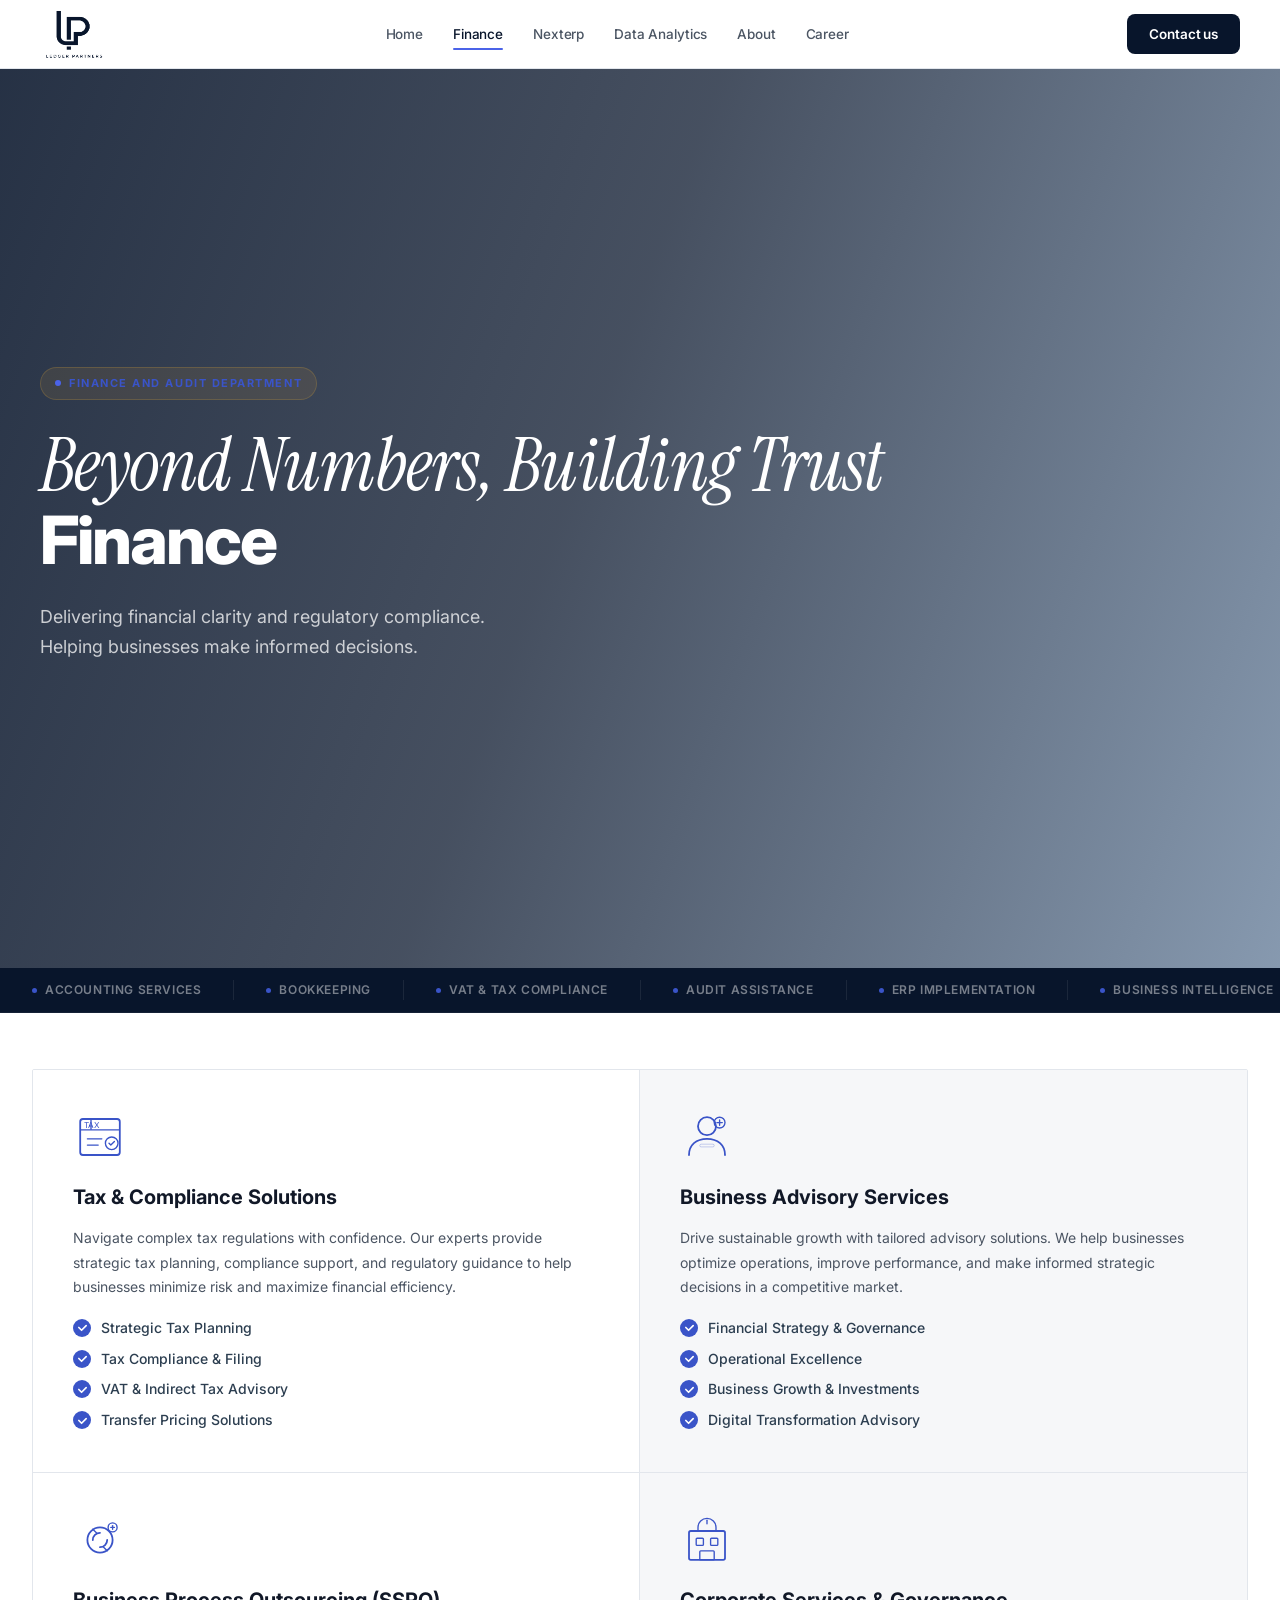
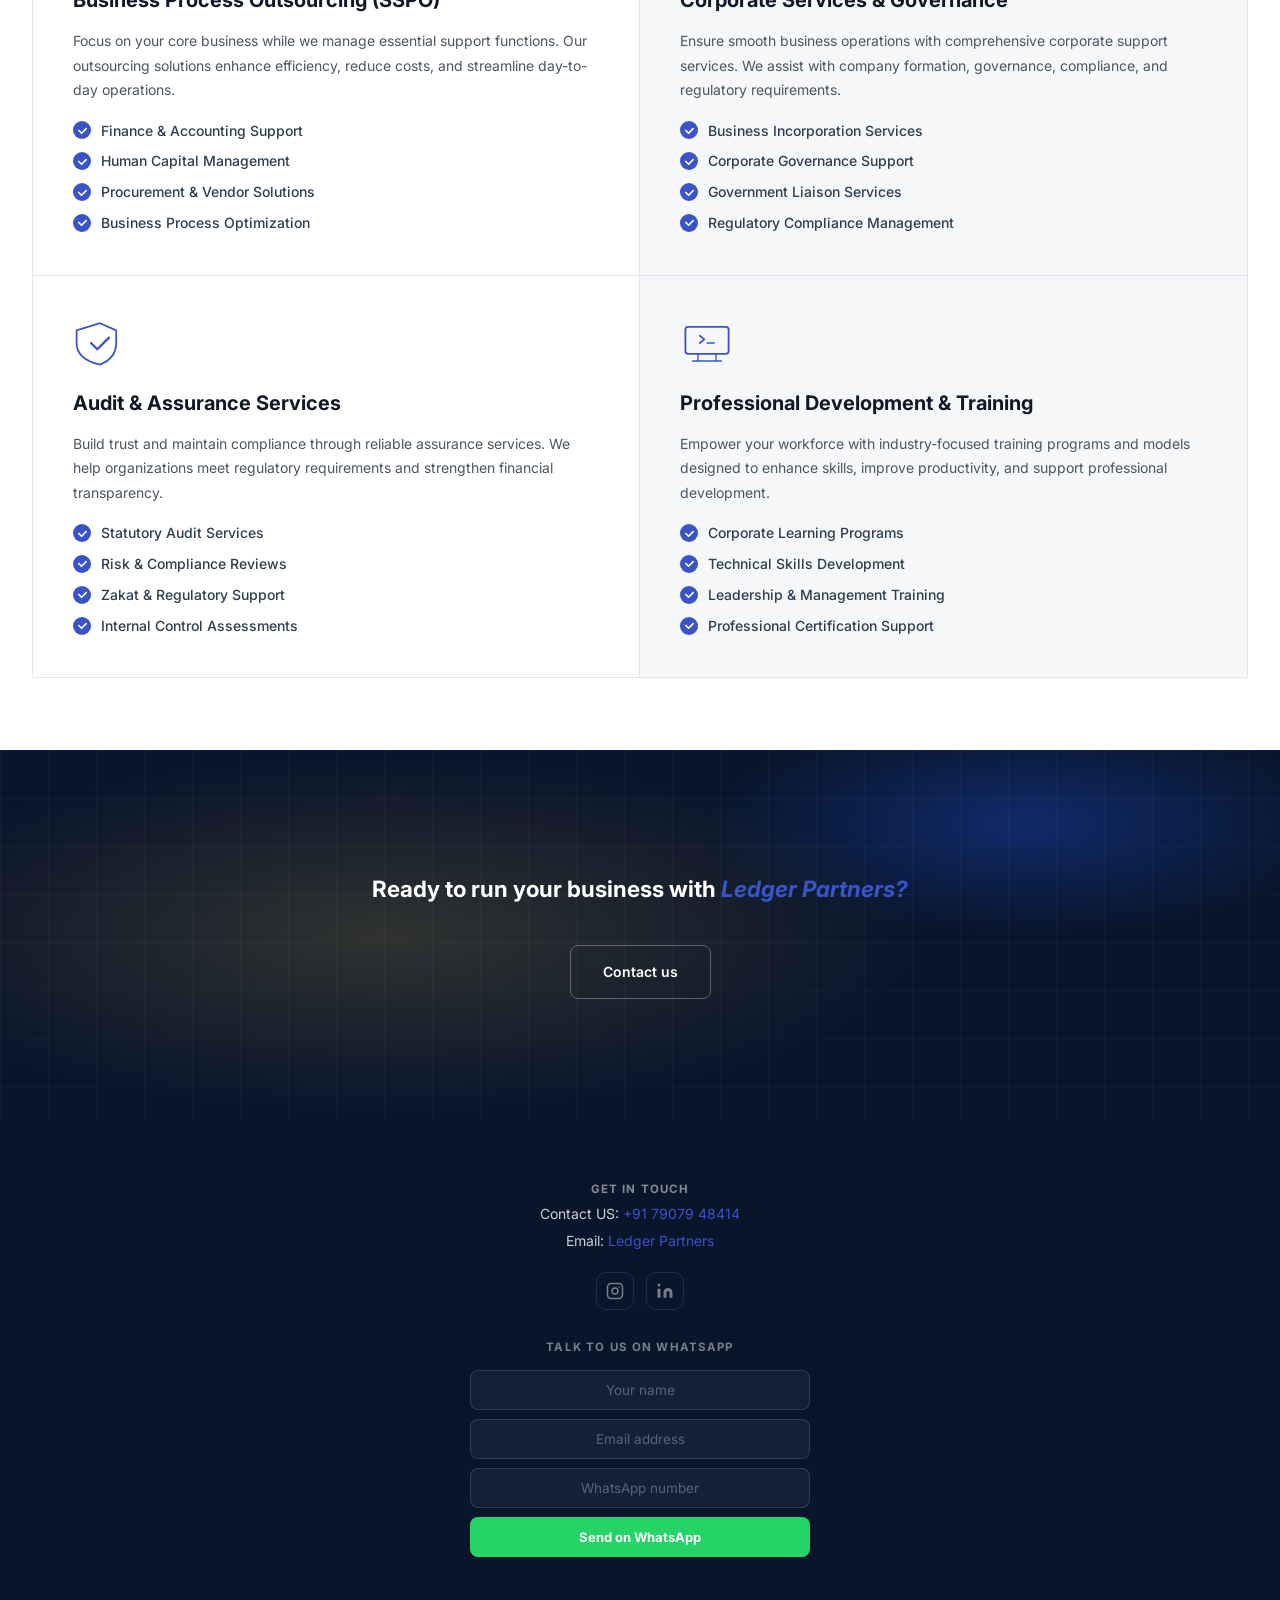
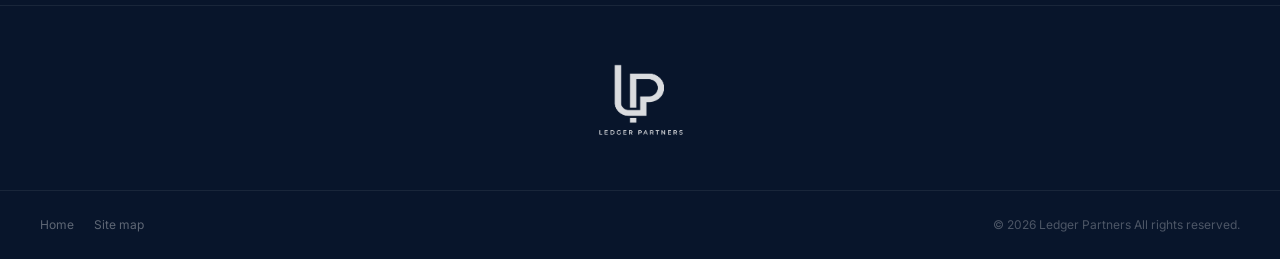
<file: finance.html>
<!DOCTYPE html>
<html lang="en">
<head>
  <meta charset="UTF-8" />
  <meta name="viewport" content="width=device-width, initial-scale=1.0, viewport-fit=cover" />

  <title>Accounting, GST & Audit Services in Calicut, Kerala | Ledger Partners</title>
  <meta name="description" content="Ledger Partners offers expert accounting, GST filing, tax compliance, audit support and business advisory services in Calicut, Kerala and Saudi Arabia. Structured finance solutions for growing businesses." />
  <meta name="keywords" content="accounting services calicut, GST filing kozhikode, tax compliance kerala, audit support calicut, bookkeeping services kerala, VAT advisory india, business advisory calicut, CFO services kerala, finance outsourcing calicut, ZATCA compliance KSA" />
  <meta name="author" content="Ledger Partners" />
  <meta name="robots" content="index, follow, max-snippet:-1, max-image-preview:large, max-video-preview:-1" />
  <link rel="canonical" href="https://ledgerpartners.in/finance.html" />
  <link rel="icon" href="assets/lP_logo.png" type="image/png" />

  <!-- Geo -->
  <meta name="geo.region" content="IN-KL" />
  <meta name="geo.placename" content="Calicut, Kerala, India" />
  <meta name="geo.position" content="11.2588;75.7804" />
  <meta name="ICBM" content="11.2588, 75.7804" />

  <!-- Open Graph -->
  <meta property="og:type" content="website" />
  <meta property="og:site_name" content="Ledger Partners" />
  <meta property="og:title" content="Accounting, GST & Audit Services in Calicut, Kerala | Ledger Partners" />
  <meta property="og:description" content="Expert accounting, GST, tax compliance, audit and business advisory services for businesses in Calicut, Kerala and Saudi Arabia." />
  <meta property="og:url" content="https://ledgerpartners.in/finance.html" />
  <meta property="og:image" content="https://ledgerpartners.in/assets/og-finance.jpg" />
  <meta property="og:image:width" content="1200" />
  <meta property="og:image:height" content="630" />
  <meta property="og:image:alt" content="Ledger Partners — Finance and Accounting Services in Calicut Kerala" />
  <meta property="og:locale" content="en_IN" />

  <!-- Structured Data: ProfessionalService -->
  <script type="application/ld+json">
  {
    "@context": "https://schema.org",
    "@type": "ProfessionalService",
    "name": "Ledger Partners — Finance & Accounting",
    "url": "https://ledgerpartners.in/finance.html",
    "telephone": "+91-79079-48414",
    "email": "ledgerpartnersofficial@gmail.com",
    "description": "Accounting, GST, tax compliance, audit support, business advisory and BPO services for businesses in Calicut, Kerala and Saudi Arabia.",
    "address": {
      "@type": "PostalAddress",
      "addressLocality": "Calicut",
      "addressRegion": "Kerala",
      "postalCode": "673001",
      "addressCountry": "IN"
    },
    "areaServed": [
      { "@type": "City",    "name": "Calicut" },
      { "@type": "State",   "name": "Kerala" },
      { "@type": "Country", "name": "India" },
      { "@type": "Country", "name": "Saudi Arabia" }
    ],
    "hasOfferCatalog": {
      "@type": "OfferCatalog",
      "name": "Finance Services",
      "itemListElement": [
        { "@type": "Offer", "itemOffered": { "@type": "Service", "name": "Tax & Compliance Solutions" } },
        { "@type": "Offer", "itemOffered": { "@type": "Service", "name": "Business Advisory Services" } },
        { "@type": "Offer", "itemOffered": { "@type": "Service", "name": "Business Process Outsourcing" } },
        { "@type": "Offer", "itemOffered": { "@type": "Service", "name": "Corporate Services & Governance" } },
        { "@type": "Offer", "itemOffered": { "@type": "Service", "name": "Audit & Assurance Services" } },
        { "@type": "Offer", "itemOffered": { "@type": "Service", "name": "Professional Development & Training" } }
      ]
    },
    "sameAs": [
      "https://www.instagram.com/ledgerpartners/",
      "https://www.linkedin.com/company/legerpartners/"
    ]
  }
  </script>

  <!-- Structured Data: BreadcrumbList -->
  <script type="application/ld+json">
  {
    "@context": "https://schema.org",
    "@type": "BreadcrumbList",
    "itemListElement": [
      { "@type": "ListItem", "position": 1, "name": "Home",    "item": "https://ledgerpartners.in/" },
      { "@type": "ListItem", "position": 2, "name": "Finance", "item": "https://ledgerpartners.in/finance.html" }
    ]
  }
  </script>

  <!-- Fonts -->
  <link rel="preconnect" href="https://fonts.googleapis.com" />
  <link rel="preconnect" href="https://fonts.gstatic.com" crossorigin />
  <link href="https://fonts.googleapis.com/css2?family=Instrument+Serif:ital@0;1&family=Inter:wght@300;400;500;600;700&display=swap" rel="stylesheet" />
  <link rel="stylesheet" href="style.css" />
  <link rel="stylesheet" href="finance.css" />
</head>
<body>

  <!-- NAVBAR -->
  <header class="navbar" id="navbar">
    <div class="nav-inner">
      <a href="index.html" class="nav-logo">
        <img src="assets/lP_logo.png" alt="Ledger Partners" />
      </a>

      <nav class="nav-links" aria-label="Primary navigation">
        <a href="index.html" class="nav-link">Home</a>
        <a href="#" class="nav-link active">Finance</a>
        <a href="nexterp.html" class="nav-link">Nexterp</a>
        <a href="dataanalyst.html" class="nav-link">Data Analytics</a>
        <a href="about.html" class="nav-link">About</a>
        <a href="career.html" class="nav-link">Career</a>

      </nav>

      <div class="nav-actions">
        <a href="contact.html" class="btn-contact">Contact us</a>
        <button class="hamburger" id="hamburger" aria-label="Open menu" aria-expanded="false">
          <span></span><span></span><span></span>
        </button>
      </div>
    </div>

    <nav class="mobile-menu" id="mobileMenu" aria-label="Mobile navigation">
      <a href="index.html">Home</a>
      <a href="#">Finance</a>
      <a href="nexterp.html">Nexterp</a>
      <a href="dataanalyst.html">Data Analytics</a>
      <a href="about.html">About</a>
      <a href="career.html">Career</a>
    </nav>
  </header>

  <!-- HERO -->
  <section class="hero" aria-label="Hero">
    <div class="hero-overlay" aria-hidden="true"></div>
    <div class="hero-fade" id="heroFade" aria-hidden="true"></div>
    <video class="hero-video" autoplay muted loop playsinline poster="https://cdn.prod.website-files.com/64a2be73942e1d57fed077f3/68b832e4d2d573246ddfcf18_Rectangle%20120.png" aria-hidden="true">
      <source src="assets/hero.mp4" type="video/mp4" />
    </video>
    <div class="hero-content">
      <div class="hero-eyebrow">Finance and Audit department</div>
      <h1>Beyond Numbers, Building Trust</h1>
      <h2>Finance</h2>
      <p>Delivering financial clarity and regulatory compliance. Helping businesses make informed decisions.</p>
      
    </div>
    
  </section>

  <div class="ticker-strip" aria-hidden="true">
    <div class="ticker-inner">
      <span class="ticker-item"><span class="ticker-dot"></span>Accounting Services</span><span class="ticker-item"><span class="ticker-dot"></span>Bookkeeping</span><span class="ticker-item"><span class="ticker-dot"></span>VAT &amp; Tax Compliance</span><span class="ticker-item"><span class="ticker-dot"></span>Audit Assistance</span><span class="ticker-item"><span class="ticker-dot"></span>ERP Implementation</span><span class="ticker-item"><span class="ticker-dot"></span>Business Intelligence</span><span class="ticker-item"><span class="ticker-dot"></span>Corporate Setup</span><span class="ticker-item"><span class="ticker-dot"></span>Advisory &amp; Consultancy</span>
      <span class="ticker-item"><span class="ticker-dot"></span>Accounting Services</span><span class="ticker-item"><span class="ticker-dot"></span>Bookkeeping</span><span class="ticker-item"><span class="ticker-dot"></span>VAT &amp; Tax Compliance</span><span class="ticker-item"><span class="ticker-dot"></span>Audit Assistance</span><span class="ticker-item"><span class="ticker-dot"></span>ERP Implementation</span><span class="ticker-item"><span class="ticker-dot"></span>Business Intelligence</span><span class="ticker-item"><span class="ticker-dot"></span>Corporate Setup</span><span class="ticker-item"><span class="ticker-dot"></span>Advisory &amp; Consultancy</span>
    </div>
  </div>
  <!-- SERVICES GRID -->
  <main class="services-main">
    <div class="services-grid">


      <!-- Tax and Regulatory -->
      <div class="service-card">
        <div class="card-icon">

          <svg viewBox="0 0 60 60" fill="none" xmlns="http://www.w3.org/2000/svg">
            <rect x="8" y="10" width="44" height="40" rx="3" stroke="#3a54c8" stroke-width="2" fill="none"/>
            <line x1="8" y1="22" x2="52" y2="22" stroke="#3a54c8" stroke-width="1.5"/>
            <line x1="20" y1="10" x2="20" y2="22" stroke="#3a54c8" stroke-width="1.5"/>
            <text x="12" y="20" font-size="9" fill="#3a54c8" font-family="Inter">TAX</text>
            <line x1="16" y1="32" x2="32" y2="32" stroke="#3a54c8" stroke-width="1.5" stroke-linecap="round"/>
            <line x1="16" y1="39" x2="28" y2="39" stroke="#3a54c8" stroke-width="1.5" stroke-linecap="round"/>
            <circle cx="43" cy="37" r="7" stroke="#3a54c8" stroke-width="1.5" fill="none"/>
            <path d="M40 37l2 2 4-4" stroke="#3a54c8" stroke-width="1.5" stroke-linecap="round" stroke-linejoin="round"/>
          </svg>
          
        </div>
        <h2>Tax & Compliance Solutions</h2>
        <p>Navigate complex tax regulations with confidence. Our experts provide strategic tax planning, compliance support, and regulatory guidance to help businesses minimize risk and maximize financial efficiency.</p>
        <ul class="check-list">
          <li>Strategic Tax Planning</li>
          <li>Tax Compliance & Filing</li>
          <li>VAT & Indirect Tax Advisory</li>
          <li>Transfer Pricing Solutions</li>

        </ul>
      </div>

      <!-- Advisory -->
      <div class="service-card">
        <div class="card-icon">
          <svg viewBox="0 0 60 60" fill="none" xmlns="http://www.w3.org/2000/svg">
            <circle cx="30" cy="18" r="10" stroke="#3a54c8" stroke-width="2" fill="none"/>
            <path d="M10 50c0-11 8-18 20-18s20 7 20 18" stroke="#3a54c8" stroke-width="2" fill="none" stroke-linecap="round"/>
            <rect x="22" y="38" width="16" height="3" rx="1.5" fill="#3a54c8" opacity="0.3"/>
            <circle cx="44" cy="14" r="6" stroke="#3a54c8" stroke-width="1.5" fill="none"/>
            <path d="M41 14h6M44 11v6" stroke="#3a54c8" stroke-width="1.5" stroke-linecap="round"/>
          </svg>
        </div>
        <h2>Business Advisory Services</h2>
        <p>Drive sustainable growth with tailored advisory solutions. We help businesses optimize operations, improve performance, and make informed strategic decisions in a competitive market.</p>
        <ul class="check-list">
          <li>Financial Strategy &amp; Governance</li>
          <li> Operational Excellence</li>
          <li>Business Growth &amp; Investments</li>
          <li>Digital Transformation Advisory</li>
        </ul>
      </div>

      <!-- SSPO -->
      <div class="service-card">
        <div class="card-icon">
          <svg viewBox="0 0 60 60" fill="none" xmlns="http://www.w3.org/2000/svg">
            <circle cx="30" cy="30" r="14" stroke="#3a54c8" stroke-width="2" fill="none"/>
            <path d="M22 30c0-4.4 3.6-8 8-8" stroke="#3a54c8" stroke-width="2" stroke-linecap="round"/>
            <path d="M38 30c0 4.4-3.6 8-8 8" stroke="#3a54c8" stroke-width="2" stroke-linecap="round"/>
            <path d="M26 22l-4-4m12 20l4 4" stroke="#3a54c8" stroke-width="1.5" stroke-linecap="round"/>
            <circle cx="44" cy="16" r="5" stroke="#3a54c8" stroke-width="1.5" fill="none"/>
            <path d="M42 16h4" stroke="#3a54c8" stroke-width="1.5" stroke-linecap="round"/>
            <path d="M44 14v4" stroke="#3a54c8" stroke-width="1.5" stroke-linecap="round"/>
          </svg>
        </div>
        <h2>Business Process Outsourcing (SSPO)</h2>
        <p>Focus on your core business while we manage essential support functions. Our outsourcing solutions enhance efficiency, reduce costs, and streamline day-to-day operations.</p>
        <ul class="check-list">
          <li>Finance & Accounting Support</li>
          <li>Human Capital Management</li>
          <li>Procurement & Vendor Solutions</li>
          <li>Business Process Optimization</li>
        </ul>
      </div>

      <!-- Corporate Affairs -->
      <div class="service-card">
        <div class="card-icon">
          <svg viewBox="0 0 60 60" fill="none" xmlns="http://www.w3.org/2000/svg">
            <rect x="10" y="20" width="40" height="32" rx="2" stroke="#3a54c8" stroke-width="2" fill="none"/>
            <rect x="18" y="28" width="8" height="8" rx="1" stroke="#3a54c8" stroke-width="1.5" fill="none"/>
            <rect x="34" y="28" width="8" height="8" rx="1" stroke="#3a54c8" stroke-width="1.5" fill="none"/>
            <rect x="22" y="42" width="16" height="10" rx="1" stroke="#3a54c8" stroke-width="1.5" fill="none"/>
            <path d="M20 20v-4a10 10 0 0120 0v4" stroke="#3a54c8" stroke-width="1.5" fill="none"/>
            <line x1="30" y1="8" x2="30" y2="12" stroke="#3a54c8" stroke-width="1.5" stroke-linecap="round"/>
          </svg>
        </div>
        <h2>Corporate Services & Governance</h2>
        <p>Ensure smooth business operations with comprehensive corporate support services. We assist with company formation, governance, compliance, and regulatory requirements.</p>
        <ul class="check-list">
          <li>Business Incorporation Services</li>
          <li>Corporate Governance Support</li>
          <li>Government Liaison Services</li>
          <li>Regulatory Compliance Management</li>
        </ul>
      </div>

      <!-- Assurance -->
      <div class="service-card">
        <div class="card-icon">
          <svg viewBox="0 0 60 60" fill="none" xmlns="http://www.w3.org/2000/svg">
            <path d="M30 8l18 8v14c0 12-8 20-18 24C12 50 4 42 4 30V16l26-8z" stroke="#3a54c8" stroke-width="2" fill="none" stroke-linejoin="round"/>
            <path d="M20 30l7 7 13-13" stroke="#3a54c8" stroke-width="2.5" stroke-linecap="round" stroke-linejoin="round"/>
          </svg>
        </div>
        <h2>Audit & Assurance Services</h2>
        <p>Build trust and maintain compliance through reliable assurance services. We help organizations meet regulatory requirements and strengthen financial transparency.</p>
        <ul class="check-list">
          <li>Statutory Audit Services</li>
          <li>Risk & Compliance Reviews</li>
          <li>Zakat & Regulatory Support</li>
          <li>Internal Control Assessments</li>
        </ul>
      </div>



      <!-- Training -->
      <div class="service-card">
        <div class="card-icon">
          <svg viewBox="0 0 60 60" fill="none" xmlns="http://www.w3.org/2000/svg">
            <rect x="6" y="12" width="48" height="30" rx="3" stroke="#3a54c8" stroke-width="2" fill="none"/>
            <path d="M20 42v8m20-8v8M14 50h32" stroke="#3a54c8" stroke-width="1.5" stroke-linecap="round"/>
            <path d="M22 22l5 4-5 4" stroke="#3a54c8" stroke-width="2" stroke-linecap="round" stroke-linejoin="round"/>
            <line x1="30" y1="30" x2="38" y2="30" stroke="#3a54c8" stroke-width="1.5" stroke-linecap="round"/>
          </svg>
        </div>
        <h2>Professional Development & Training</h2>
        <p>Empower your workforce with industry-focused training programs and models designed to enhance skills, improve productivity, and support professional development.</p>
        <ul class="check-list">
          <li>Corporate Learning Programs</li>
          <li>Technical Skills Development</li>
          <li>Leadership & Management Training</li>
          <li>Professional Certification Support</li>
        </ul>
      </div>

    </div>

  </main>

   <!-- CTA BAND -->
  <section class="erp-cta" aria-label="Call to action">
    <div class="erp-cta-content">
      <h2>Ready to run your business with <em>Ledger Partners?</em></h2>
      <div class="erp-cta-btns">
        <a href="#" class="btn-cta-ghost">Contact us</a>
      </div>
    </div>
  </section>

  <!-- FOOTER -->

  <footer class="footer" aria-label="Footer">
    <div class="footer-top">
      <div class="footer-contact">
        <p><strong>Get in touch</strong></p>
        <p>Contact US: <a href="tel:+917907948414">+91 79079 48414</a></p>
        <p>Email: <a href="mailto:ledgerpartnersofficial@gmail.com"> Ledger Partners</a></p>
        <div class="social-links" aria-label="Social media">
          <a href="https://www.instagram.com/ledgerpartners/" target="_blank" rel="noopener" aria-label="Instagram"><svg width="18" height="18" viewBox="0 0 24 24" fill="none" stroke="currentColor" stroke-width="2" aria-hidden="true"><rect x="2" y="2" width="20" height="20" rx="5" ry="5"/><circle cx="12" cy="12" r="4"/><circle cx="17.5" cy="6.5" r="1" fill="currentColor" stroke="none"/></svg></a>
          <a href="https://www.linkedin.com/company/legerpartners/" target="_blank" rel="noopener" aria-label="LinkedIn"><svg width="18" height="18" viewBox="0 0 24 24" fill="currentColor" aria-hidden="true"><path d="M16 8a6 6 0 016 6v7h-4v-7a2 2 0 00-2-2 2 2 0 00-2 2v7h-4v-7a6 6 0 016-6zM2 9h4v12H2z"/><circle cx="4" cy="4" r="2"/></svg></a>
        </div>
      </div>
      <div class="footer-newsletter">
        <p>Talk to us on WhatsApp</p>
        <form id="waLeadForm" novalidate>
          <input type="text" id="waName" placeholder="Your name" aria-label="Name" autocomplete="name" required />
          <input type="email" id="waEmail" placeholder="Email address" aria-label="Email address" autocomplete="email" required />
          <input type="tel" id="waPhone" placeholder="WhatsApp number" aria-label="WhatsApp number" autocomplete="tel" required />
          <button type="submit">Send on WhatsApp</button>
        </form>
      </div>
    </div>
    <nav class="footer-nav" aria-label="Footer navigation">
      <div class="footer-logo-col"><img src="assets/lP_logo.png" alt="Ledger Partners" class="footer-logo" /></div>
    </nav>
    <div class="footer-bottom">
      <div class="footer-legal"><a href="index.html">Home</a><a href="si">Site map</a></div>
      <p class="footer-copy">© <span id="year"></span> Ledger Partners All rights reserved.</p>
    </div>
  </footer>

  <script src="finance.js"></script>
  <script>const yr=document.getElementById("year");if(yr)yr.textContent=new Date().getFullYear();</script>
</body>
</html>
</file>
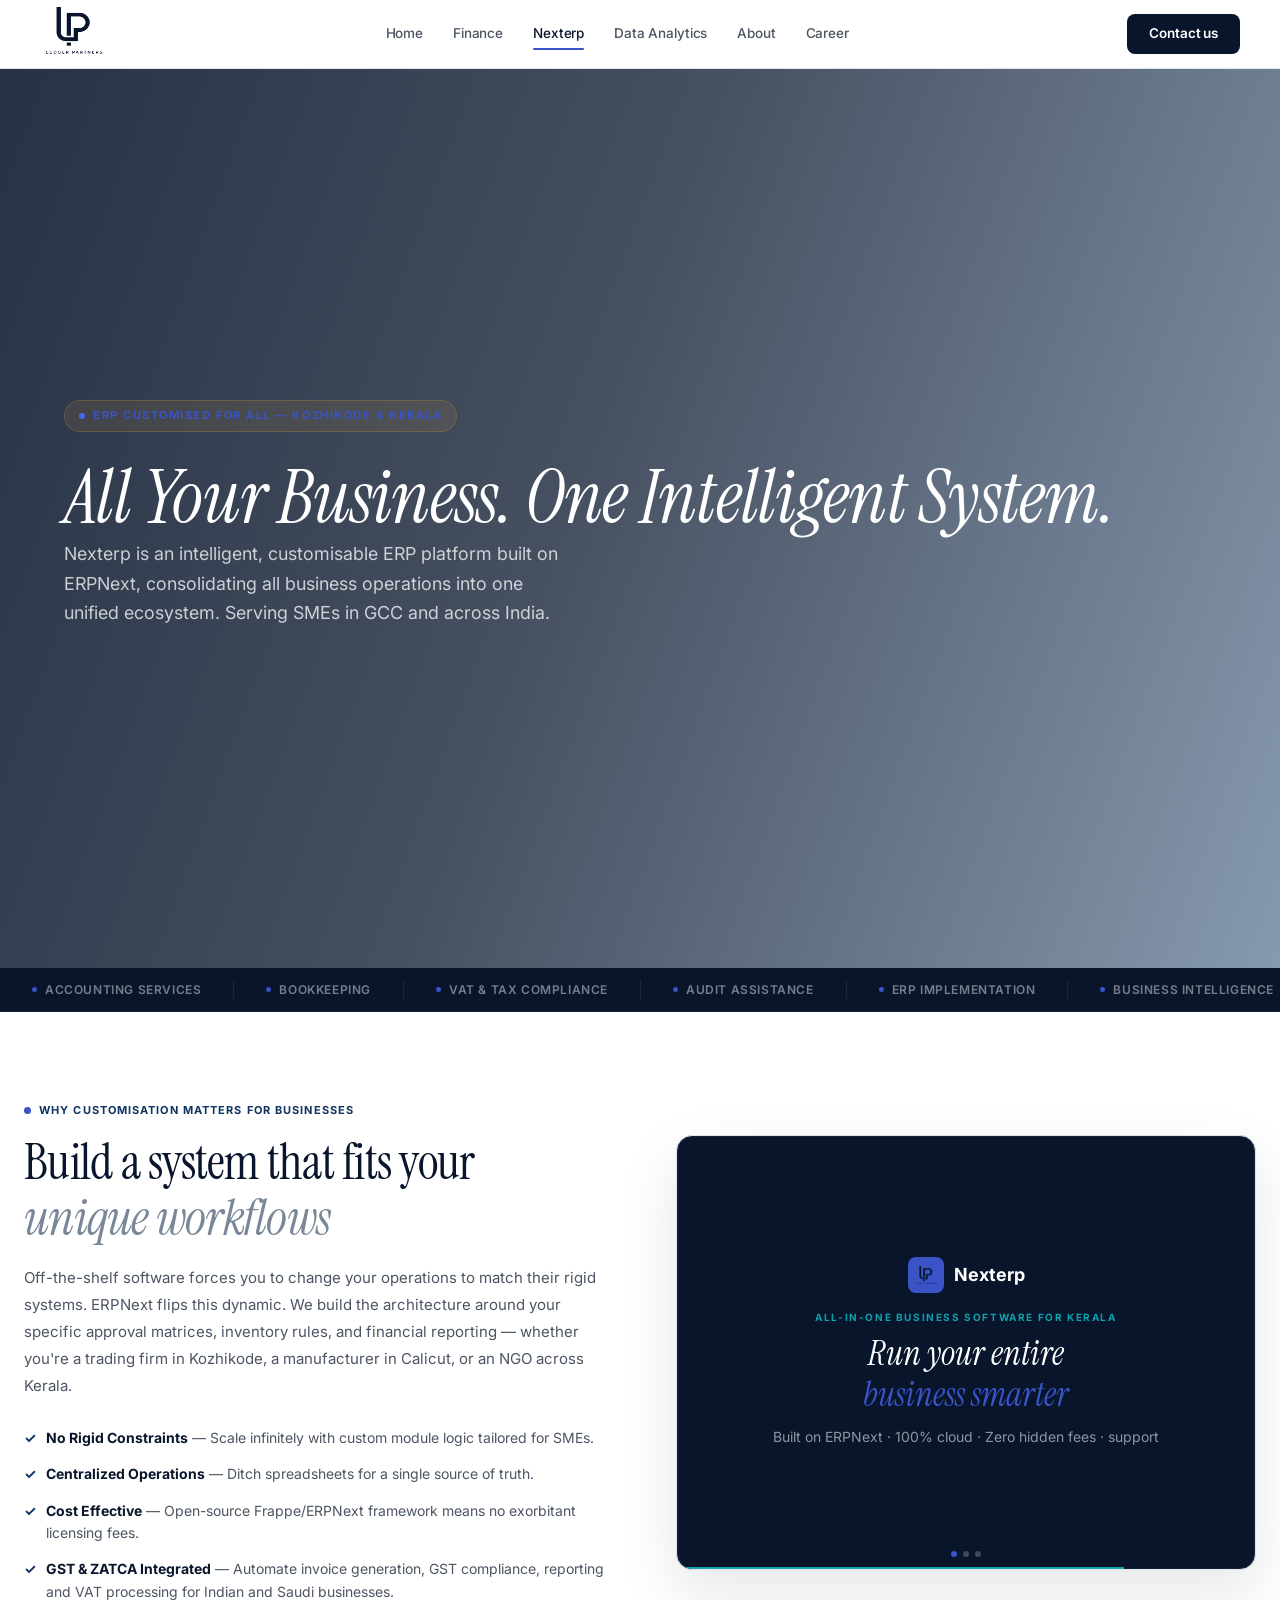
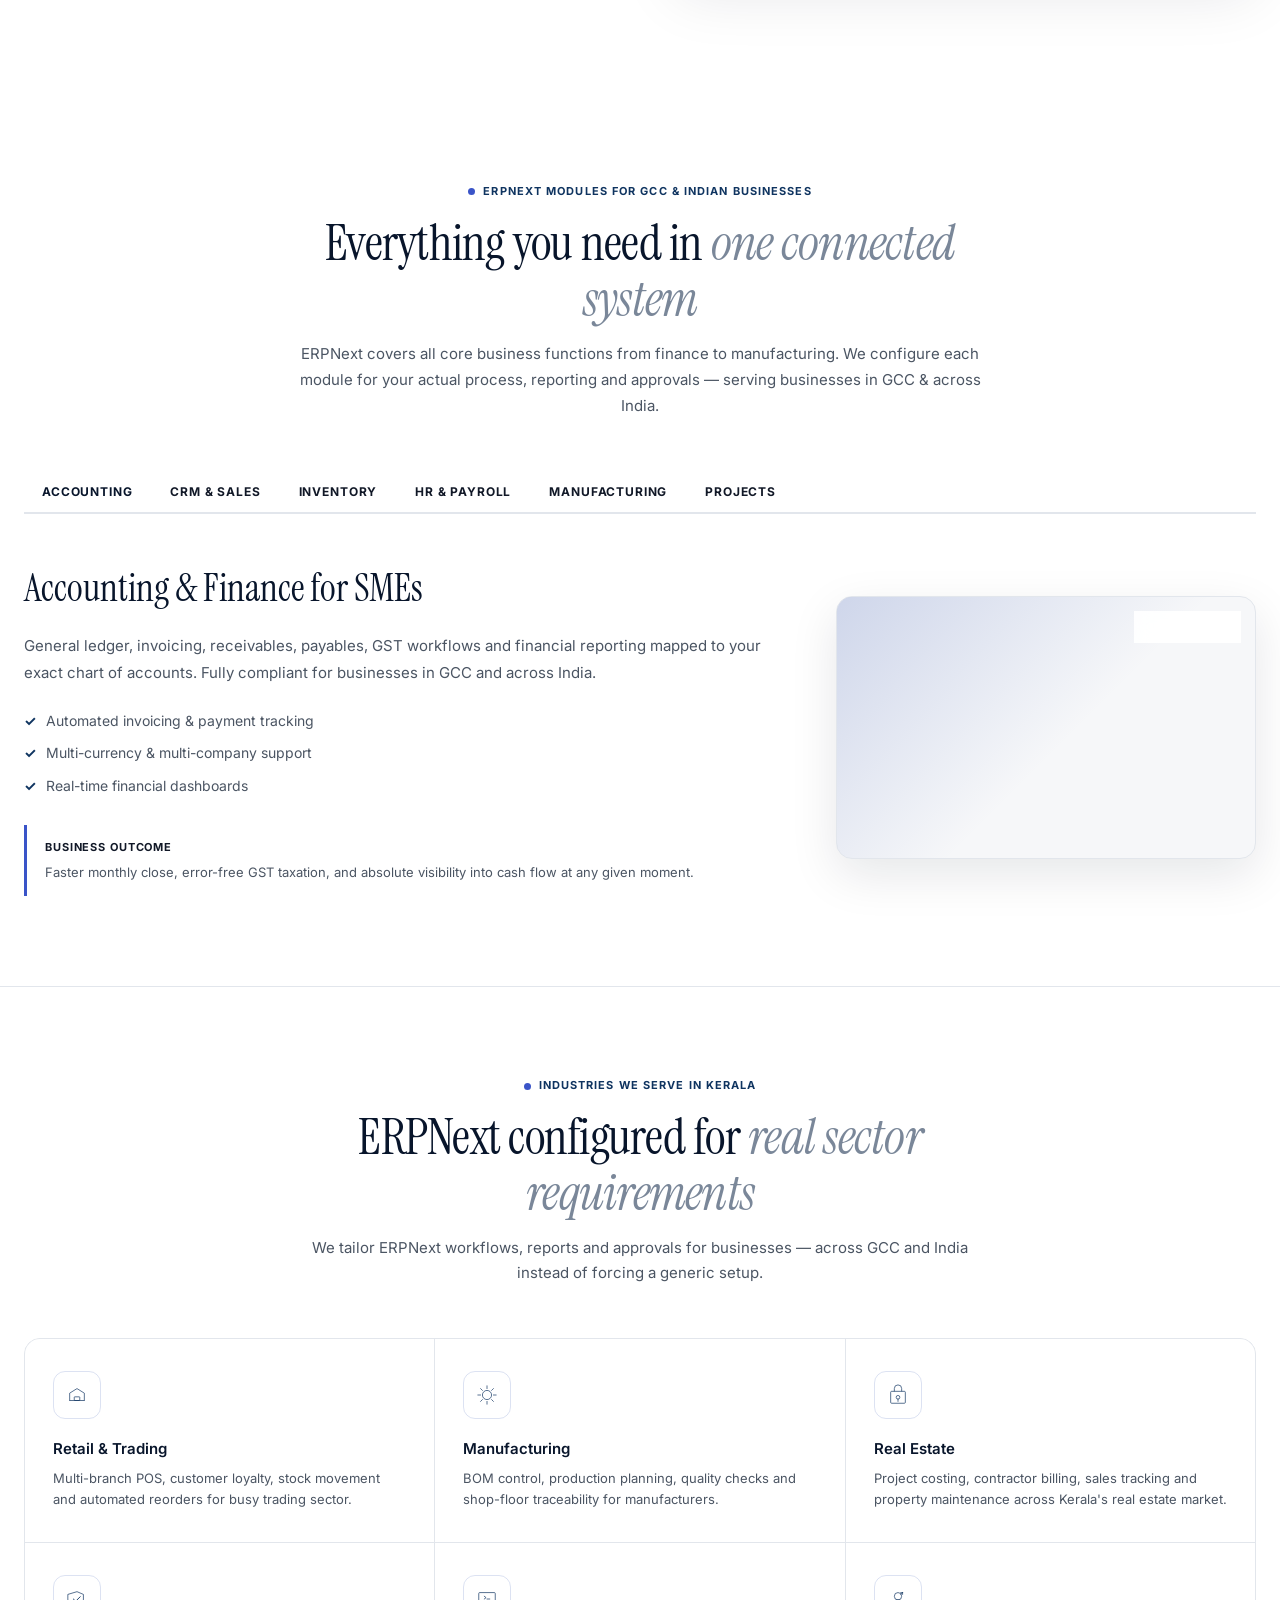
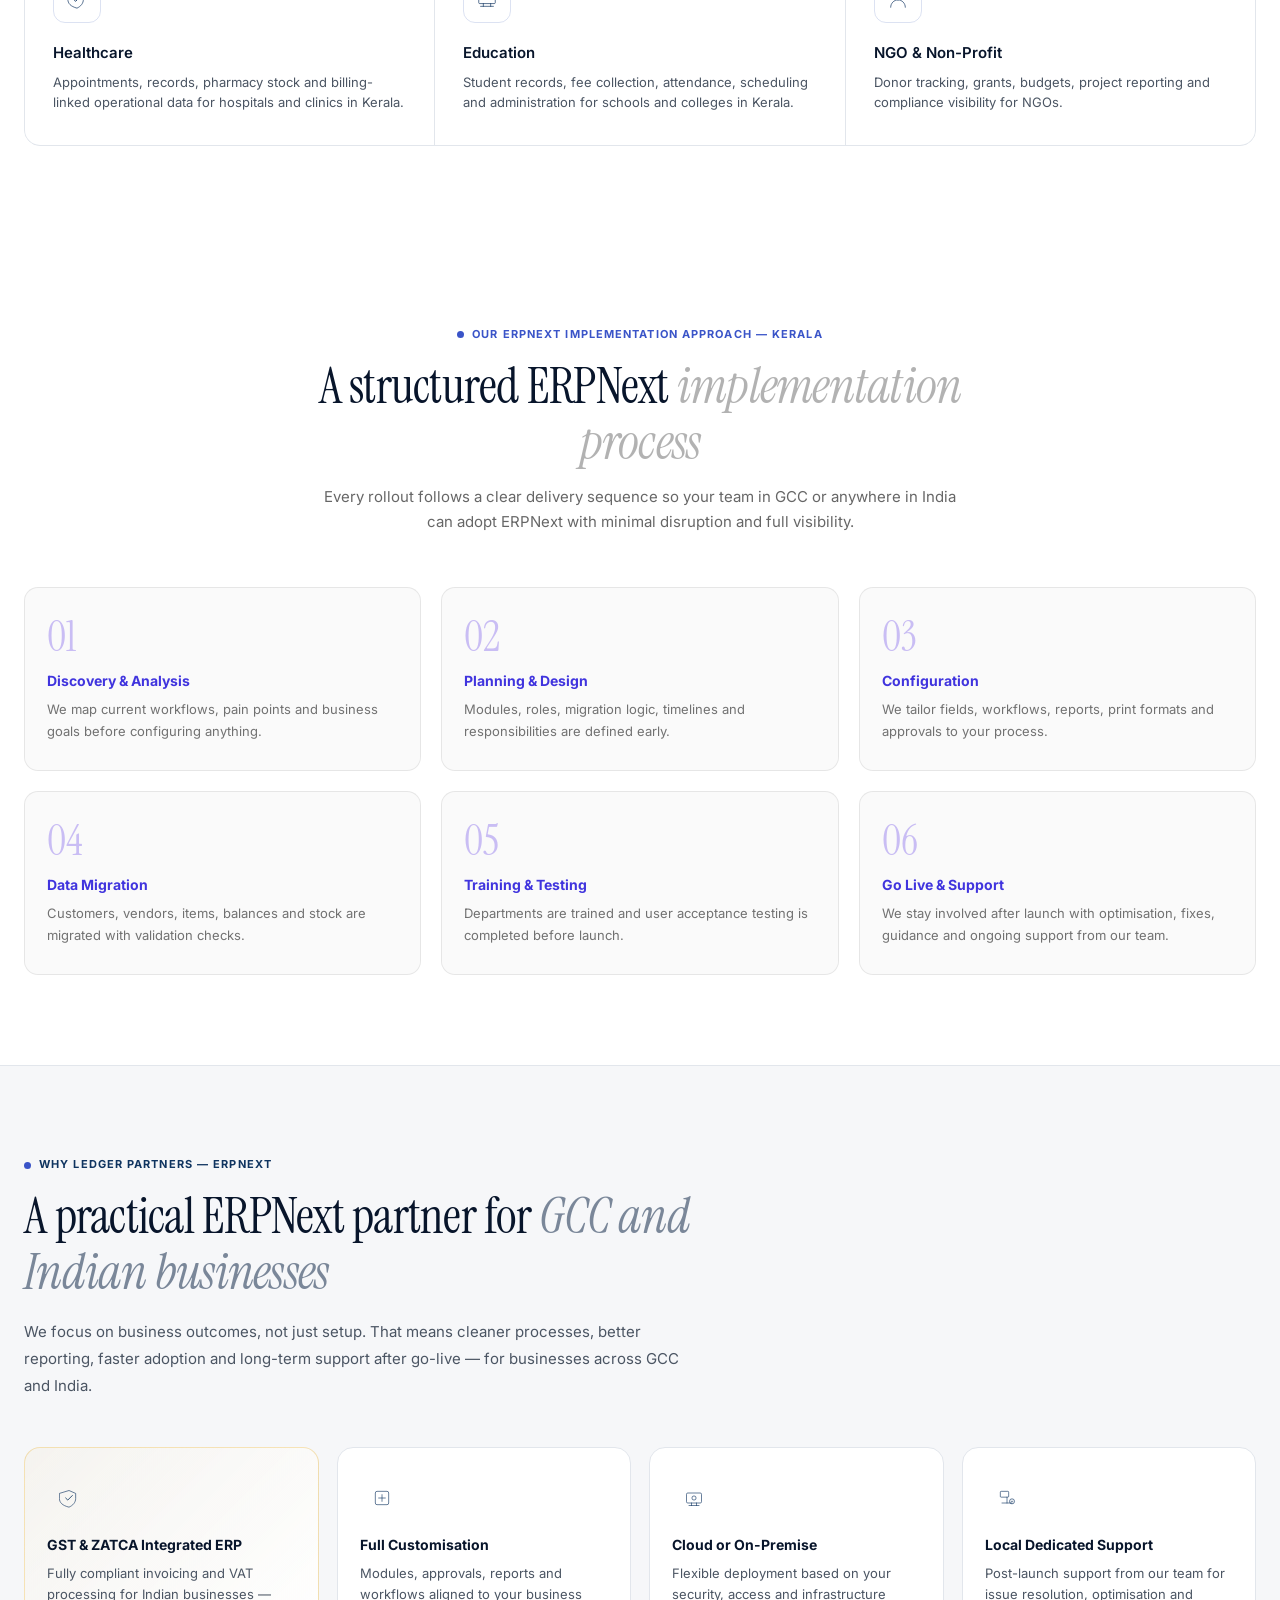
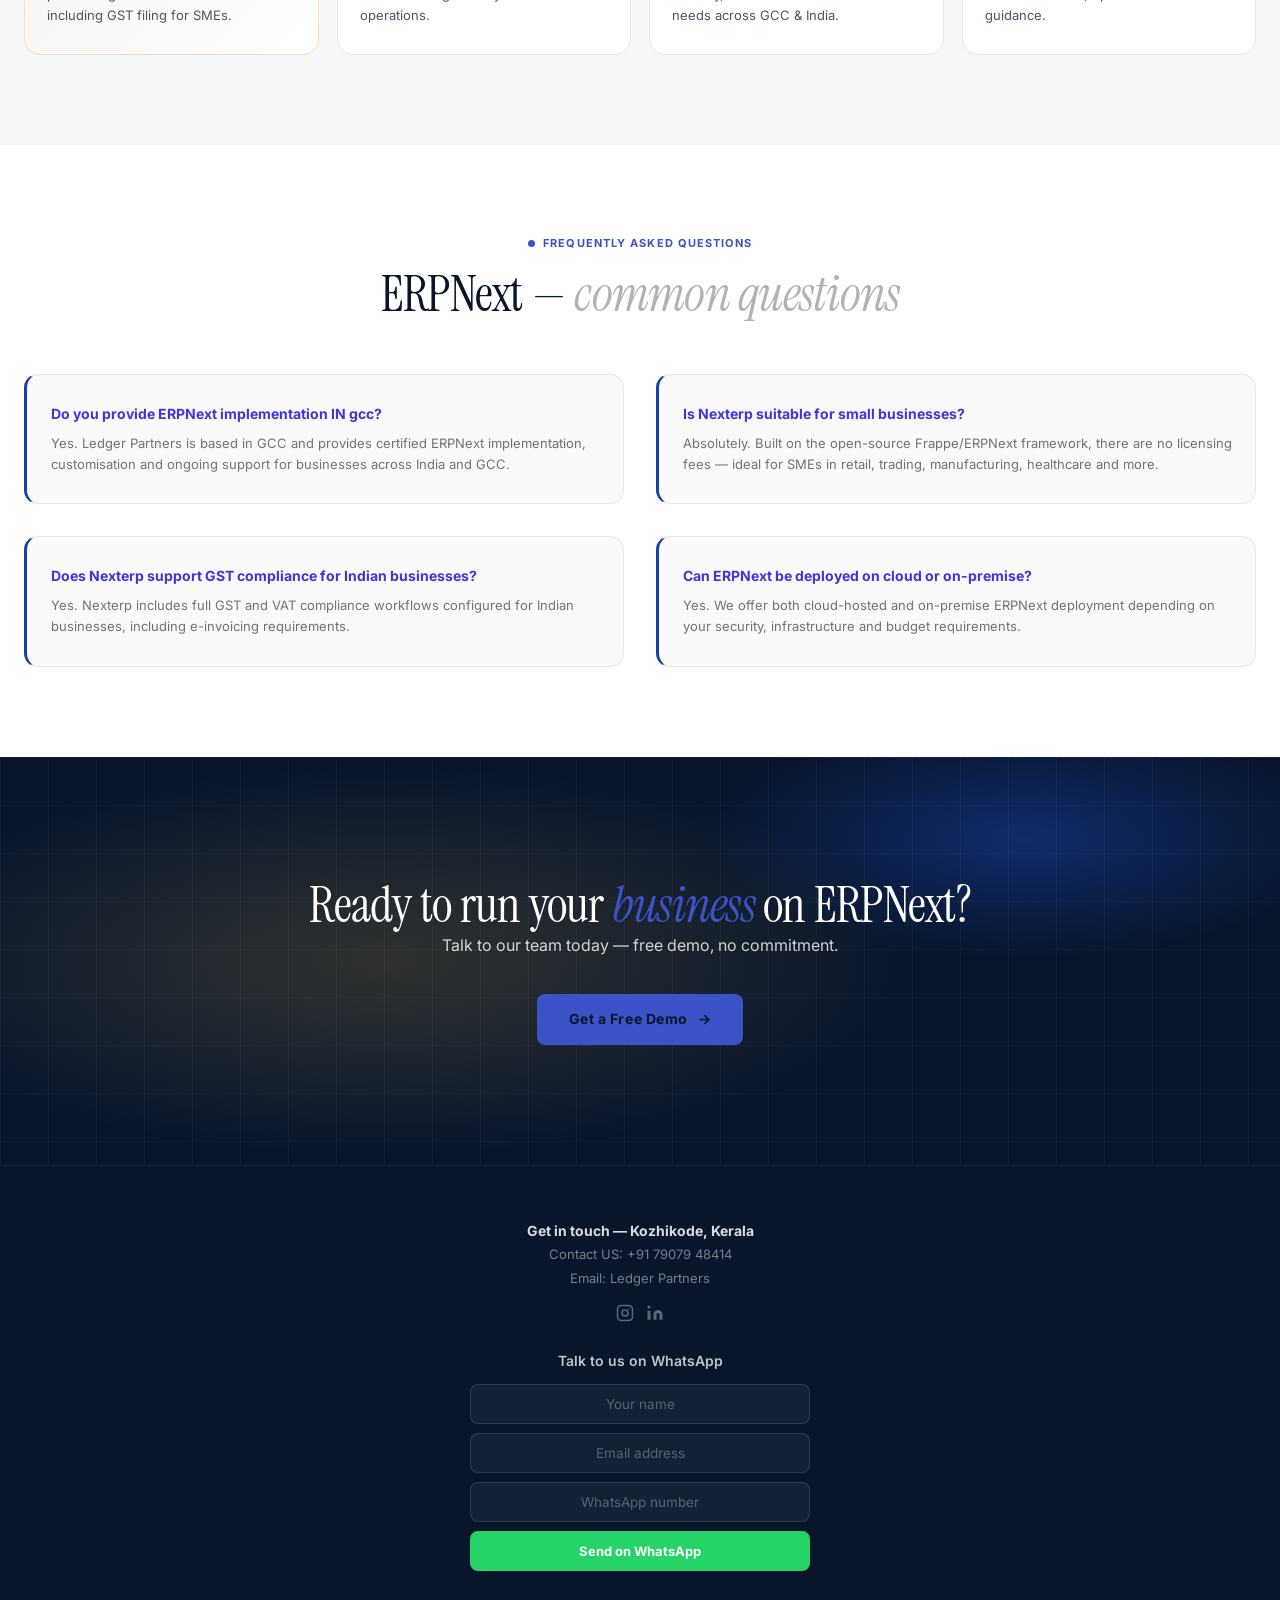
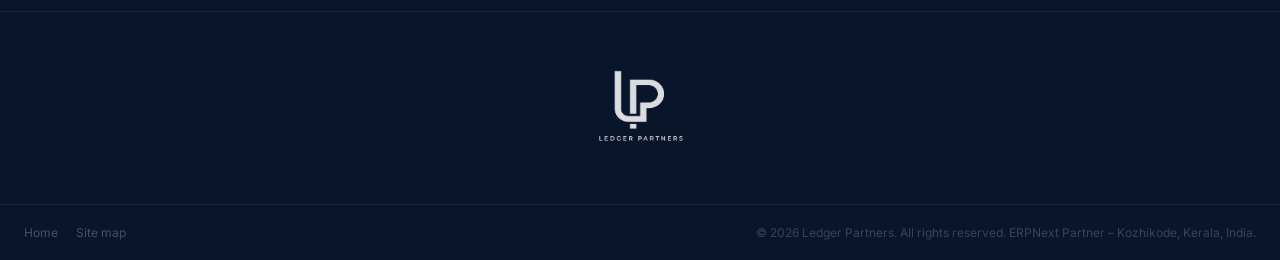
<file: nexterp.html>
<!DOCTYPE html>
<html lang="en">
<head>
  <meta charset="UTF-8" />
  <meta name="viewport" content="width=device-width, initial-scale=1.0" />

  <!-- PRIMARY SEO -->
  <title>ERPNext Implementation | Nexterp – Ledger Partners</title>
  <meta name="description" content="Nexterp by Ledger Partners — certified ERPNext implementation, customisation and ZATCA-compliant ERP for businesses in GCC and across India. Cloud or on-premise. Free demo." />
  <meta name="keywords" content="ERPNext Kozhikode, ERP software Kerala, ERPNext implementation Calicut, ERP customisation Kerala, ZATCA ERP India, Frappe ERPNext Kerala, accounting software Kozhikode, business management software Kerala, ERP for SME Kerala, Ledger Partners ERPNext" />
  <meta name="robots" content="index, follow" />
  <meta name="author" content="Ledger Partners" />
  <link rel="canonical" href="https://www.ledgerpartners.in/nexterp.html" />

  <!-- GEO targeting -->
  <meta name="geo.region" content="IN-KL" />
  <meta name="geo.placename" content="Kozhikode, Kerala, India" />
  <meta name="geo.position" content="11.2588;75.7804" />
  <meta name="ICBM" content="11.2588, 75.7804" />

  <!-- OPEN GRAPH -->
  <meta property="og:type" content="website" />
  <meta property="og:url" content="https://www.ledgerpartners.in/nexterp.html" />
  <meta property="og:title" content="ERPNext Implementation in India & GCC | Nexterp – Ledger Partners" />
  <meta property="og:description" content="Run your entire business on one intelligent ERPNext system. Certified implementation for SMEs — accounting, HR, inventory, manufacturing and more. Free demo available." />
  <meta property="og:image" content="https://www.ledgerpartners.in/assets/nexterp-og.png" />
  <meta property="og:locale" content="en_IN" />
  <meta property="og:site_name" content="Ledger Partners" />


  <!-- STRUCTURED DATA: LocalBusiness -->
  <script type="application/ld+json">
  {
    "@context": "https://schema.org",
    "@type": "LocalBusiness",
    "name": "Ledger Partners – Nexterp",
    "description": "Certified ERPNext implementation, customisation, and support for businesses in Kozhikode, GCC and across India.",
    "url": "https://www.ledgerpartners.in/nexterp.html",
    "telephone": "+917907948414",
    "email": "ledgerpartnersofficial@gmail.com",
    "address": {
      "@type": "PostalAddress",
      "addressLocality": "Kozhikode",
      "addressRegion": "Kerala",
      "addressCountry": "IN"
    },
    "geo": {
      "@type": "GeoCoordinates",
      "latitude": 11.2588,
      "longitude": 75.7804
    },
    "areaServed": [
      {"@type": "City", "name": "Kozhikode"},
      {"@type": "City", "name": "Calicut"},
      {"@type": "State", "name": "Kerala"},
      {"@type": "Country", "name": "India"}
    ],
    "serviceType": "ERP Software Implementation",
    "sameAs": [
      "https://www.instagram.com/ledgerpartners/",
      "https://www.linkedin.com/company/legerpartners/"
    ]
  }
  </script>

  <!-- STRUCTURED DATA: SoftwareApplication -->
  <script type="application/ld+json">
  {
    "@context": "https://schema.org",
    "@type": "SoftwareApplication",
    "name": "Nexterp – ERPNext for Businesses",
    "applicationCategory": "BusinessApplication",
    "operatingSystem": "Web, Cloud, On-Premise",
    "description": "An intelligent, customisable ERP platform built on ERPNext — configured for SMEs across GCC with ZATCA-compliant invoicing, accounting, HR, inventory, manufacturing and CRM modules.",
    "offers": {
      "@type": "Offer",
      "priceCurrency": "INR",
      "availability": "https://schema.org/InStock"
    },
    "provider": {
      "@type": "Organization",
      "name": "Ledger Partners",
      "url": "https://www.ledgerpartners.in"
    }
  }
  </script>

  <!-- STRUCTURED DATA: FAQPage -->
  <script type="application/ld+json">
  {
    "@context": "https://schema.org",
    "@type": "FAQPage",
    "mainEntity": [
      {
        "@type": "Question",
        "name": "Do you provide ERPNext implementation in Kozhikode?",
        "acceptedAnswer": {
          "@type": "Answer",
          "text": "Yes. Ledger Partners provides certified ERPNext implementation, customisation and ongoing support for businesses in Kozhikode, Calicut and across Kerala."
        }
      },
      {
        "@type": "Question",
        "name": "Is Nexterp suitable for small businesses in Kerala?",
        "acceptedAnswer": {
          "@type": "Answer",
          "text": "Absolutely. Nexterp is built on the open-source ERPNext framework, which means no licensing fees. It is ideal for SMEs in across retail, trading, manufacturing, healthcare and more."
        }
      },
      {
        "@type": "Question",
        "name": "Does Nexterp support GST and Indian tax compliance?",
        "acceptedAnswer": {
          "@type": "Answer",
          "text": "Yes. Nexterp includes full GST/VAT compliance workflows and is also ZATCA-integrated for businesses operating in Saudi Arabia."
        }
      },
      {
        "@type": "Question",
        "name": "Can ERPNext be deployed on cloud or on-premise in Kerala?",
        "acceptedAnswer": {
          "@type": "Answer",
          "text": "Yes. We offer both cloud-hosted and on-premise ERPNext deployment, depending on your security, infrastructure and budget requirements."
        }
      }
    ]
  }
  </script>

  <link rel="preconnect" href="https://fonts.googleapis.com" />
  <link rel="preconnect" href="https://fonts.gstatic.com" crossorigin />
  <link href="https://fonts.googleapis.com/css2?family=Instrument+Serif:ital@0;1&family=Inter:wght@300;400;500;600;700;800&display=swap" rel="stylesheet" />
  <link rel="stylesheet" href="nexterp.css" />
</head>
<body>

  <!-- NAVBAR -->
  <header class="navbar" id="navbar">
    <div class="nav-inner">
      <a href="index.html" class="nav-logo">
        <img src="assets/lP_logo.png" alt="Ledger Partners – ERPNext Partner in Kozhikode Kerala" />
      </a>

      <nav class="nav-links" aria-label="Primary navigation">
        <a href="index.html" class="nav-link">Home</a>
        <a href="finance.html" class="nav-link">Finance</a>
        <a href="#" class="nav-link active" aria-current="page">Nexterp</a>
        <a href="dataanalyst.html" class="nav-link">Data Analytics</a>
        <a href="about.html" class="nav-link">About</a>
        <a href="career.html" class="nav-link">Career</a>
      </nav>

      <div class="nav-actions">
        <a href="contact.html" class="btn-contact">Contact us</a>
        <button class="hamburger" id="hamburger" aria-label="Open menu" aria-expanded="false">
          <span></span><span></span><span></span>
        </button>
      </div>
    </div>

    <nav class="mobile-menu" id="mobileMenu" aria-label="Mobile navigation">
      <a href="index.html">Home</a>
      <a href="finance.html">Finance</a>
      <a href="#">Nexterp</a>
      <a href="dataanalyst.html">Data Analytics</a>
      <a href="about.html">About</a>
      <a href="career.html">Career</a>
    </nav>
  </header>

  <!-- HERO -->
  <section class="hero" aria-label="ERPNext Implementation in Kozhikode Kerala">
    <div class="hero-overlay" aria-hidden="true"></div>
    <div class="hero-fade" id="heroFade" aria-hidden="true"></div>
    <video class="hero-video" autoplay muted loop playsinline poster="https://cdn.prod.website-files.com/64a2be73942e1d57fed077f3/68b832e4d2d573246ddfcf18_Rectangle%20120.png" aria-hidden="true">
      <source src="assets/hero.mp4" type="video/mp4" />
    </video>
    <div class="hero-content">
      <div class="hero-eyebrow">ERP customised for ALL — Kozhikode &amp; Kerala</div>
      <h1>All Your Business. One Intelligent System.</h1>
      <p>Nexterp is an intelligent, customisable ERP platform built on ERPNext, consolidating all business operations into one unified ecosystem. Serving SMEs in GCC and across India.</p>
    </div>
  </section>

  <div class="ticker-strip" aria-hidden="true">
    <div class="ticker-inner">
      <span class="ticker-item"><span class="ticker-dot"></span>Accounting Services</span><span class="ticker-item"><span class="ticker-dot"></span>Bookkeeping</span><span class="ticker-item"><span class="ticker-dot"></span>VAT &amp; Tax Compliance</span><span class="ticker-item"><span class="ticker-dot"></span>Audit Assistance</span><span class="ticker-item"><span class="ticker-dot"></span>ERP Implementation</span><span class="ticker-item"><span class="ticker-dot"></span>Business Intelligence</span><span class="ticker-item"><span class="ticker-dot"></span>Corporate Setup</span><span class="ticker-item"><span class="ticker-dot"></span>Advisory &amp; Consultancy</span>
      <span class="ticker-item"><span class="ticker-dot"></span>Accounting Services</span><span class="ticker-item"><span class="ticker-dot"></span>Bookkeeping</span><span class="ticker-item"><span class="ticker-dot"></span>VAT &amp; Tax Compliance</span><span class="ticker-item"><span class="ticker-dot"></span>Audit Assistance</span><span class="ticker-item"><span class="ticker-dot"></span>ERP Implementation</span><span class="ticker-item"><span class="ticker-dot"></span>Business Intelligence</span><span class="ticker-item"><span class="ticker-dot"></span>Corporate Setup</span><span class="ticker-item"><span class="ticker-dot"></span>Advisory &amp; Consultancy</span>
    </div>
  </div>

  <!-- WHY CUSTOMISATION -->
  <section class="why-section" id="why" aria-labelledby="why-heading">
    <div class="why-inner">
      <div class="why-text">
        <p class="section-eyebrow"><span class="dot"></span>Why Customisation Matters for Businesses</p>
        <h2 id="why-heading">Build a system that fits your <em>unique workflows</em></h2>
        <p class="why-body">Off-the-shelf software forces you to change your operations to match their rigid systems. ERPNext flips this dynamic. We build the architecture around your specific approval matrices, inventory rules, and financial reporting — whether you're a trading firm in Kozhikode, a manufacturer in Calicut, or an NGO across Kerala.</p>
        <ul class="why-list">
          <li><span class="check">✓</span><div><strong>No Rigid Constraints</strong> — Scale infinitely with custom module logic tailored for SMEs.</div></li>
          <li><span class="check">✓</span><div><strong>Centralized Operations</strong> — Ditch spreadsheets for a single source of truth.</div></li>
          <li><span class="check">✓</span><div><strong>Cost Effective</strong> — Open-source Frappe/ERPNext framework means no exorbitant licensing fees.</div></li>
          <li><span class="check">✓</span><div><strong>GST &amp; ZATCA Integrated</strong> — Automate invoice generation, GST compliance, reporting and VAT processing for Indian and Saudi businesses.</div></li>
        </ul>
      </div>

      <!-- Animated Nexterp demo widget -->
      <div class="why-demo-wrap">
        <div id="erpStage">

          <div class="erp-slide active" id="erpSlide0">
            <div class="erp-logo-row">
              <div class="erp-logo-circle">
                <img src="assets/lP_logo.png" alt="Ledger Partners ERPNext Kozhikode" />
              </div>
              <div class="erp-logo-name">Nexterp</div>
            </div>
            <div class="erp-tag">All-in-one business software for Kerala</div>
            <div class="erp-big-title">Run your entire<br><span>business smarter</span></div>
            <div class="erp-sub">Built on ERPNext · 100% cloud · Zero hidden fees · support</div>
          </div>

          <div class="erp-slide" id="erpSlide1">
            <div class="erp-tag" style="margin-bottom:14px">Everything you need</div>
            <div class="erp-modules-grid">
              <div class="erp-mod-card" style="animation-delay:0s">
                <svg viewBox="0 0 24 24" fill="none" stroke="currentColor" stroke-width="1.6" aria-hidden="true"><circle cx="12" cy="12" r="9"/><path d="M12 7v10M9.5 9.5h3.2a1.8 1.8 0 010 3.6H10a1.8 1.8 0 000 3.6h3.5"/></svg>
                <p>Accounting</p>
              </div>
              <div class="erp-mod-card" style="animation-delay:.08s">
                <svg viewBox="0 0 24 24" fill="none" stroke="currentColor" stroke-width="1.6" aria-hidden="true"><circle cx="9" cy="8" r="3.2"/><path d="M3 20c0-3.3 2.7-6 6-6s6 2.7 6 6"/><circle cx="17" cy="9" r="2.6"/><path d="M15.5 13.2c2.6.3 4.5 2.6 4.5 5.3"/></svg>
                <p>HR &amp; Payroll</p>
              </div>
              <div class="erp-mod-card" style="animation-delay:.16s">
                <svg viewBox="0 0 24 24" fill="none" stroke="currentColor" stroke-width="1.6" aria-hidden="true"><path d="M3 8l9-5 9 5-9 5-9-5z"/><path d="M3 8v8l9 5 9-5V8"/><path d="M12 13v8"/></svg>
                <p>Inventory</p>
              </div>
              <div class="erp-mod-card" style="animation-delay:.24s">
                <svg viewBox="0 0 24 24" fill="none" stroke="currentColor" stroke-width="1.6" aria-hidden="true"><path d="M4 19h16M7 19v-6M12 19V8M17 19v-10"/></svg>
                <p>Sales &amp; CRM</p>
              </div>
              <div class="erp-mod-card" style="animation-delay:.32s">
                <svg viewBox="0 0 24 24" fill="none" stroke="currentColor" stroke-width="1.6" aria-hidden="true"><rect x="2.5" y="9" width="13" height="7" rx="1"/><path d="M15.5 12h3l3 3v1h-6"/><circle cx="6.5" cy="18" r="1.6"/><circle cx="17" cy="18" r="1.6"/></svg>
                <p>Purchase</p>
              </div>
              <div class="erp-mod-card" style="animation-delay:.4s">
                <svg viewBox="0 0 24 24" fill="none" stroke="currentColor" stroke-width="1.6" aria-hidden="true"><circle cx="12" cy="12" r="3"/><path d="M19.4 13.5a7.6 7.6 0 000-3l1.9-1.5-1.5-2.6-2.3.6a7.6 7.6 0 00-2.6-1.5L14.5 3h-5l-.4 2.5a7.6 7.6 0 00-2.6 1.5l-2.3-.6-1.5 2.6 1.9 1.5a7.6 7.6 0 000 3l-1.9 1.5 1.5 2.6 2.3-.6c.75.66 1.63 1.18 2.6 1.5l.4 2.5h5l.4-2.5a7.6 7.6 0 002.6-1.5l2.3.6 1.5-2.6-1.9-1.5z"/></svg>
                <p>Manufacturing</p>
              </div>
            </div>
          </div>

          <div class="erp-slide" id="erpSlide2">
            <div class="erp-tag">Get started today — GCC &amp; India</div>
            <div class="erp-big-title">One platform.<br><span>Infinite possibilities.</span></div>
            <a href="contact.html" class="erp-cta-pill">Start free trial ↗</a>
          </div>

          <div class="erp-progress-bar" id="erpPbar"></div>
          <div class="erp-slide-dots" id="erpDots"></div>
        </div>
      </div>

    </div>
  </section>

  <!-- MODULES TABS -->
  <section class="modules-section" id="modules" aria-labelledby="modules-heading">
    <div class="modules-header">
      <p class="section-eyebrow" style="justify-content:center"><span class="dot"></span>ERPNext Modules for GCC & Indian Businesses</p>
      <h2 id="modules-heading">Everything you need in <em>one connected system</em></h2>
      <p class="modules-sub">ERPNext covers all core business functions from finance to manufacturing. We configure each module for your actual process, reporting and approvals — serving businesses in GCC & across India.</p>
    </div>

    <div class="tabs-wrap">
      <div class="tabs-nav" role="tablist" aria-label="ERPNext modules">
        <button class="tab-btn active" role="tab" aria-selected="true" data-tab="accounting">Accounting</button>
        <button class="tab-btn" role="tab" aria-selected="false" data-tab="crm">CRM &amp; Sales</button>
        <button class="tab-btn" role="tab" aria-selected="false" data-tab="inventory">Inventory</button>
        <button class="tab-btn" role="tab" aria-selected="false" data-tab="hr">HR &amp; Payroll</button>
        <button class="tab-btn" role="tab" aria-selected="false" data-tab="manufacturing">Manufacturing</button>
        <button class="tab-btn" role="tab" aria-selected="false" data-tab="projects">Projects</button>
      </div>

      <div class="tab-panels">

        <!-- Accounting -->
        <div class="tab-panel active" id="tab-accounting" role="tabpanel">
          <div class="tab-panel-inner">
            <div class="tab-text">
              <h3>Accounting &amp; Finance for  SMEs</h3>
              <p>General ledger, invoicing, receivables, payables, GST workflows and financial reporting mapped to your exact chart of accounts. Fully compliant for businesses in GCC and across India.</p>
              <ul class="feature-list">
                <li><span class="check">✓</span>Automated invoicing &amp; payment tracking</li>
                <li><span class="check">✓</span>Multi-currency &amp; multi-company support</li>
                <li><span class="check">✓</span>Real-time financial dashboards</li>
              </ul>
              <div class="outcome-box">
                <strong>Business Outcome</strong>
                <p>Faster monthly close, error-free GST taxation, and absolute visibility into cash flow at any given moment.</p>
              </div>
            </div>
            <div class="tab-visual">
              <video autoplay muted loop playsinline poster="https://images.unsplash.com/photo-1554224155-8d04cb21cd6c?w=700&q=80">
                <source src="https://assets.mixkit.co/videos/preview/mixkit-person-typing-on-a-laptop-433-large.mp4" type="video/mp4" />
              </video>
              <div class="tab-visual-overlay"></div>
              <span class="tab-visual-badge">Accounting</span>
            </div>
          </div>
        </div>

        <!-- CRM -->
        <div class="tab-panel" id="tab-crm" role="tabpanel">
          <div class="tab-panel-inner">
            <div class="tab-text">
              <h3>CRM &amp; Sales</h3>
              <p>Lead tracking, quotations, order workflows and a cleaner sales pipeline from initial enquiry to final collection — built for growing retail and trading businesses.</p>
              <ul class="feature-list">
                <li><span class="check">✓</span>Centralized lead &amp; opportunity management</li>
                <li><span class="check">✓</span>Automated quotation &amp; proposal generation</li>
                <li><span class="check">✓</span>Detailed sales funnel analytics</li>
              </ul>
              <div class="outcome-box">
                <strong>Business Outcome</strong>
                <p>Higher close rates, fewer dropped leads, and strict accountability for your sales team's performance.</p>
              </div>
            </div>
            <div class="tab-visual">
              <video autoplay muted loop playsinline poster="https://images.unsplash.com/photo-1552664730-d307ca884978?w=700&q=80">
                <source src="https://assets.mixkit.co/videos/preview/mixkit-business-team-meeting-422-large.mp4" type="video/mp4" />
              </video>
              <div class="tab-visual-overlay"></div>
              <span class="tab-visual-badge">CRM &amp; Sales</span>
            </div>
          </div>
        </div>

        <!-- Inventory -->
        <div class="tab-panel" id="tab-inventory" role="tabpanel">
          <div class="tab-panel-inner">
            <div class="tab-text">
              <h3>Inventory &amp; Stock Management</h3>
              <p>Complete warehouse visibility, purchase flows, stock movement, smart reorder logic and traceable inventory control — ideal for Kozhikode's trading and distribution businesses.</p>
              <ul class="feature-list">
                <li><span class="check">✓</span>Multi-warehouse tracking &amp; transfers</li>
                <li><span class="check">✓</span>Batch, serial number &amp; expiry handling</li>
                <li><span class="check">✓</span>Automated reorder levels &amp; purchase requests</li>
              </ul>
              <div class="outcome-box">
                <strong>Business Outcome</strong>
                <p>Eliminate dead stock, prevent stockouts, and reduce warehouse overhead costs dramatically.</p>
              </div>
            </div>
            <div class="tab-visual">
              <video autoplay muted loop playsinline poster="https://images.unsplash.com/photo-1553413077-190dd305871c?w=700&q=80">
                <source src="https://assets.mixkit.co/videos/preview/mixkit-worker-scanning-products-in-a-warehouse-42586-large.mp4" type="video/mp4" />
              </video>
              <div class="tab-visual-overlay"></div>
              <span class="tab-visual-badge">Inventory</span>
            </div>
          </div>
        </div>

        <!-- HR -->
        <div class="tab-panel" id="tab-hr" role="tabpanel">
          <div class="tab-panel-inner">
            <div class="tab-text">
              <h3>HR &amp; Payroll</h3>
              <p>Centralized employee records, attendance, leave requests, flexible payroll calculation, and role-based approvals — all in one secure place for businesses in Kerala.</p>
              <ul class="feature-list">
                <li><span class="check">✓</span>Biometric attendance integration</li>
                <li><span class="check">✓</span>Complex salary structures &amp; expense claims</li>
                <li><span class="check">✓</span>Employee self-service portal</li>
              </ul>
              <div class="outcome-box">
                <strong>Business Outcome</strong>
                <p>Zero payroll calculation errors, empowered employees, and significantly less HR administrative burden.</p>
              </div>
            </div>
            <div class="tab-visual">
              <video autoplay muted loop playsinline poster="https://images.unsplash.com/photo-1521737711867-e3b97375f902?w=700&q=80">
                <source src="https://assets.mixkit.co/videos/preview/mixkit-business-people-working-in-office-1-571-large.mp4" type="video/mp4" />
              </video>
              <div class="tab-visual-overlay"></div>
              <span class="tab-visual-badge">HR &amp; Payroll</span>
            </div>
          </div>
        </div>

        <!-- Manufacturing -->
        <div class="tab-panel" id="tab-manufacturing" role="tabpanel">
          <div class="tab-panel-inner">
            <div class="tab-text">
              <h3>Manufacturing</h3>
              <p>Streamline your entire production line with robust planning, Bills of Materials, job cards, and workstation scheduling — suited for manufacturers.</p>
              <ul class="feature-list">
                <li><span class="check">✓</span>Multi-level BOMs &amp; routing</li>
                <li><span class="check">✓</span>Work order &amp; job card tracking</li>
                <li><span class="check">✓</span>Capacity planning &amp; shop-floor control</li>
              </ul>
              <div class="outcome-box">
                <strong>Business Outcome</strong>
                <p>Reduced production bottlenecks, precise cost calculations, and total traceability from raw material to finished goods.</p>
              </div>
            </div>
            <div class="tab-visual">
              <video autoplay muted loop playsinline poster="https://images.unsplash.com/photo-1565034946487-077786996e27?w=700&q=80">
                <source src="https://assets.mixkit.co/videos/preview/mixkit-factory-production-line-close-up-11598-large.mp4" type="video/mp4" />
              </video>
              <div class="tab-visual-overlay"></div>
              <span class="tab-visual-badge">Manufacturing</span>
            </div>
          </div>
        </div>

        <!-- Projects -->
        <div class="tab-panel" id="tab-projects" role="tabpanel">
          <div class="tab-panel-inner">
            <div class="tab-text">
              <h3>Projects &amp; Retail</h3>
              <p>Deliver client projects on time or run multi-branch retail operations directly synced back to your core financial and stock data — ideal for Kerala's growing services and retail sector.</p>
              <ul class="feature-list">
                <li><span class="check">✓</span>Timesheets, tasks &amp; project cost profitability</li>
                <li><span class="check">✓</span>Lightning-fast offline POS capabilities</li>
                <li><span class="check">✓</span>Seamless integration with e-commerce storefronts</li>
              </ul>
              <div class="outcome-box">
                <strong>Business Outcome</strong>
                <p>Never lose track of project margins again, and keep offline and online sales perfectly synced with your central warehouse.</p>
              </div>
            </div>
            <div class="tab-visual">
              <video autoplay muted loop playsinline poster="https://images.unsplash.com/photo-1517245386807-bb43f82c33c4?w=700&q=80">
                <source src="https://assets.mixkit.co/videos/preview/mixkit-top-aerial-shot-of-city-at-night-11348-large.mp4" type="video/mp4" />
              </video>
              <div class="tab-visual-overlay"></div>
              <span class="tab-visual-badge">Projects &amp; Retail</span>
            </div>
          </div>
        </div>

      </div>
    </div>
  </section>

  <!-- INDUSTRIES -->
  <section class="industries-section" id="industries" aria-labelledby="industries-heading">
    <div class="industries-header">
      <p class="section-eyebrow" style="justify-content:center"><span class="dot"></span>Industries We Serve in Kerala</p>
      <h2 id="industries-heading">ERPNext configured for <em>real sector requirements</em></h2>
      <p class="industries-sub">We tailor ERPNext workflows, reports and approvals for businesses — across GCC and India  instead of forcing a generic setup.</p>
    </div>
    <div class="industries-grid">
      <div class="industry-card">
        <div class="industry-icon">
          <svg viewBox="0 0 48 48" fill="none" xmlns="http://www.w3.org/2000/svg" aria-hidden="true">
            <path d="M8 36V20l16-10 16 10v16" stroke="#1a3fa8" stroke-width="1.5" fill="none" stroke-linejoin="round"/>
            <rect x="18" y="28" width="12" height="8" rx="1" stroke="#1a3fa8" stroke-width="1.5" fill="none"/>
            <line x1="8" y1="36" x2="40" y2="36" stroke="#1a3fa8" stroke-width="1.5" stroke-linecap="round"/>
          </svg>
        </div>
        <h4>Retail &amp; Trading </h4>
        <p>Multi-branch POS, customer loyalty, stock movement and automated reorders for busy trading sector.</p>
      </div>
      <div class="industry-card">
        <div class="industry-icon">
          <svg viewBox="0 0 48 48" fill="none" xmlns="http://www.w3.org/2000/svg" aria-hidden="true">
            <circle cx="24" cy="24" r="10" stroke="#1a3fa8" stroke-width="1.5" fill="none"/>
            <path d="M24 4v6M24 38v6M4 24h6M38 24h6" stroke="#1a3fa8" stroke-width="1.5" stroke-linecap="round"/>
            <path d="M10 10l4 4M34 34l4 4M38 10l-4 4M14 34l-4 4" stroke="#1a3fa8" stroke-width="1.5" stroke-linecap="round"/>
          </svg>
        </div>
        <h4>Manufacturing </h4>
        <p>BOM control, production planning, quality checks and shop-floor traceability for manufacturers.</p>
      </div>
      <div class="industry-card">
        <div class="industry-icon">
          <svg viewBox="0 0 48 48" fill="none" xmlns="http://www.w3.org/2000/svg" aria-hidden="true">
            <rect x="8" y="16" width="32" height="26" rx="2" stroke="#1a3fa8" stroke-width="1.5" fill="none"/>
            <path d="M16 16V10a8 8 0 0116 0v6" stroke="#1a3fa8" stroke-width="1.5" fill="none"/>
            <circle cx="24" cy="29" r="4" stroke="#1a3fa8" stroke-width="1.5" fill="none"/>
            <line x1="24" y1="33" x2="24" y2="38" stroke="#1a3fa8" stroke-width="1.5" stroke-linecap="round"/>
          </svg>
        </div>
        <h4>Real Estate</h4>
        <p>Project costing, contractor billing, sales tracking and property maintenance across Kerala's real estate market.</p>
      </div>
      <div class="industry-card">
        <div class="industry-icon">
          <svg viewBox="0 0 48 48" fill="none" xmlns="http://www.w3.org/2000/svg" aria-hidden="true">
            <path d="M24 8l14 6v10c0 10-6 16-14 20C10 40 4 34 4 24V14z" stroke="#1a3fa8" stroke-width="1.5" fill="none" stroke-linejoin="round"/>
            <path d="M16 24l5 5 10-10" stroke="#1a3fa8" stroke-width="2" stroke-linecap="round" stroke-linejoin="round"/>
          </svg>
        </div>
        <h4>Healthcare</h4>
        <p>Appointments, records, pharmacy stock and billing-linked operational data for hospitals and clinics in Kerala.</p>
      </div>
      <div class="industry-card">
        <div class="industry-icon">
          <svg viewBox="0 0 48 48" fill="none" xmlns="http://www.w3.org/2000/svg" aria-hidden="true">
            <rect x="6" y="10" width="36" height="24" rx="2" stroke="#1a3fa8" stroke-width="1.5" fill="none"/>
            <path d="M16 34v6m16-6v6M10 40h28" stroke="#1a3fa8" stroke-width="1.5" stroke-linecap="round"/>
            <path d="M18 18l4 3-4 3" stroke="#1a3fa8" stroke-width="1.5" stroke-linecap="round" stroke-linejoin="round"/>
            <line x1="24" y1="24" x2="30" y2="24" stroke="#1a3fa8" stroke-width="1.5" stroke-linecap="round"/>
          </svg>
        </div>
        <h4>Education</h4>
        <p>Student records, fee collection, attendance, scheduling and administration for schools and colleges in Kerala.</p>
      </div>
      <div class="industry-card">
        <div class="industry-icon">
          <svg viewBox="0 0 48 48" fill="none" xmlns="http://www.w3.org/2000/svg" aria-hidden="true">
            <circle cx="24" cy="18" r="8" stroke="#1a3fa8" stroke-width="1.5" fill="none"/>
            <path d="M8 42c0-8.8 7.2-16 16-16s16 7.2 16 16" stroke="#1a3fa8" stroke-width="1.5" fill="none" stroke-linecap="round"/>
            <path d="M30 14l4-4m0 0h-4m4 0v4" stroke="#1a3fa8" stroke-width="1.5" stroke-linecap="round"/>
          </svg>
        </div>
        <h4>NGO &amp; Non-Profit</h4>
        <p>Donor tracking, grants, budgets, project reporting and compliance visibility for NGOs.</p>
      </div>
    </div>
  </section>

  <!-- IMPLEMENTATION PROCESS -->
  <section class="process-section" id="process" aria-labelledby="process-heading">
    <div class="process-header">
      <p class="section-eyebrow" style="justify-content:center"><span class="dot"></span>Our ERPNext Implementation Approach — Kerala</p>
      <h2 id="process-heading">A structured ERPNext <em>implementation process</em></h2>
      <p class="process-sub">Every rollout follows a clear delivery sequence so your team in GCC or anywhere in India can adopt ERPNext with minimal disruption and full visibility.</p>
    </div>
    <div class="process-steps">
      <div class="process-step">
        <div class="step-num">01</div>
        <h4>Discovery &amp; Analysis</h4>
        <p>We map current workflows, pain points and business goals before configuring anything.</p>
      </div>
      <div class="process-step">
        <div class="step-num">02</div>
        <h4>Planning &amp; Design</h4>
        <p>Modules, roles, migration logic, timelines and responsibilities are defined early.</p>
      </div>
      <div class="process-step">
        <div class="step-num">03</div>
        <h4>Configuration</h4>
        <p>We tailor fields, workflows, reports, print formats and approvals to your process.</p>
      </div>
      <div class="process-step">
        <div class="step-num">04</div>
        <h4>Data Migration</h4>
        <p>Customers, vendors, items, balances and stock are migrated with validation checks.</p>
      </div>
      <div class="process-step">
        <div class="step-num">05</div>
        <h4>Training &amp; Testing</h4>
        <p>Departments are trained and user acceptance testing is completed before launch.</p>
      </div>
      <div class="process-step">
        <div class="step-num">06</div>
        <h4>Go Live &amp; Support</h4>
        <p>We stay involved after launch with optimisation, fixes, guidance and ongoing support from our team.</p>
      </div>
    </div>
  </section>

  <!-- WHY US -->
  <section class="whyus-section" id="whyus" aria-labelledby="whyus-heading">
    <div class="whyus-inner">
      <div class="whyus-text">
        <p class="section-eyebrow"><span class="dot"></span>Why Ledger Partners — ERPNext</p>
        <h2 id="whyus-heading">A practical ERPNext partner for <em>GCC and Indian businesses</em></h2>
        <p class="whyus-body"> We focus on business outcomes, not just setup. That means cleaner processes, better reporting, faster adoption and long-term support after go-live — for businesses across GCC and India.</p>
      </div>
      <div class="whyus-cards">
        <div class="whyus-card featured">
          <div class="whyus-icon">
            <svg viewBox="0 0 48 48" fill="none" xmlns="http://www.w3.org/2000/svg" aria-hidden="true">
              <path d="M24 6l16 7v12c0 10-7 17-16 21C8 42 1 35 1 25V13z" stroke="#1a3fa8" stroke-width="1.5" fill="none" stroke-linejoin="round"/>
              <path d="M16 24l5 5 11-11" stroke="#1a3fa8" stroke-width="2" stroke-linecap="round" stroke-linejoin="round"/>
            </svg>
          </div>
          <h4>GST &amp; ZATCA Integrated ERP</h4>
          <p>Fully compliant invoicing and VAT processing for Indian businesses — including GST filing for SMEs.</p>
        </div>
        <div class="whyus-card">
          <div class="whyus-icon">
            <svg viewBox="0 0 48 48" fill="none" xmlns="http://www.w3.org/2000/svg" aria-hidden="true">
              <rect x="8" y="8" width="32" height="32" rx="4" stroke="#1a3fa8" stroke-width="1.5" fill="none"/>
              <path d="M16 24h16M24 16v16" stroke="#1a3fa8" stroke-width="1.5" stroke-linecap="round"/>
            </svg>
          </div>
          <h4>Full Customisation</h4>
          <p>Modules, approvals, reports and workflows aligned to your business operations.</p>
        </div>
        <div class="whyus-card">
          <div class="whyus-icon">
            <svg viewBox="0 0 48 48" fill="none" xmlns="http://www.w3.org/2000/svg" aria-hidden="true">
              <rect x="6" y="12" width="36" height="24" rx="3" stroke="#1a3fa8" stroke-width="1.5" fill="none"/>
              <path d="M18 36v6m12-6v6M12 42h24" stroke="#1a3fa8" stroke-width="1.5" stroke-linecap="round"/>
              <circle cx="24" cy="24" r="5" stroke="#1a3fa8" stroke-width="1.5" fill="none"/>
            </svg>
          </div>
          <h4>Cloud or On-Premise</h4>
          <p>Flexible deployment based on your security, access and infrastructure needs across GCC & India.</p>
        </div>
        <div class="whyus-card">
          <div class="whyus-icon">
            <svg viewBox="0 0 48 48" fill="none" xmlns="http://www.w3.org/2000/svg" aria-hidden="true">
              <rect x="8" y="8" width="20" height="14" rx="2" stroke="#1a3fa8" stroke-width="1.5" fill="none"/>
              <path d="M12 36h24M24 22v14" stroke="#1a3fa8" stroke-width="1.5" stroke-linecap="round"/>
              <circle cx="36" cy="32" r="6" stroke="#1a3fa8" stroke-width="1.5" fill="none"/>
              <path d="M34 32h4" stroke="#1a3fa8" stroke-width="1.5" stroke-linecap="round"/>
            </svg>
          </div>
          <h4>Local Dedicated Support</h4>
          <p>Post-launch support from our team for issue resolution, optimisation and guidance.</p>
        </div>
      </div>
    </div>
  </section>

  <!-- FAQ SECTION (targets People Also Ask / rich snippets) -->
  <section class="faq-section" id="faq" aria-labelledby="faq-heading">
    <div class="process-header">
      <p class="section-eyebrow" style="justify-content:center"><span class="dot"></span>Frequently Asked Questions</p>
      <h2 id="faq-heading">ERPNext — <em>common questions</em></h2>
    </div>
    <div class="process-steps" style="grid-template-columns: 1fr 1fr; gap: 2rem;">
      <div class="process-step" style="border-left: 3px solid #1a3fa8; padding-left: 1.5rem;">
        <h4>Do you provide ERPNext implementation IN gcc?</h4>
        <p>Yes. Ledger Partners is based in GCC and provides certified ERPNext implementation, customisation and ongoing support for businesses across India and GCC.</p>
      </div>
      <div class="process-step" style="border-left: 3px solid #1a3fa8; padding-left: 1.5rem;">
        <h4>Is Nexterp suitable for small businesses?</h4>
        <p>Absolutely. Built on the open-source Frappe/ERPNext framework, there are no licensing fees — ideal for SMEs in retail, trading, manufacturing, healthcare and more.</p>
      </div>
      <div class="process-step" style="border-left: 3px solid #1a3fa8; padding-left: 1.5rem;">
        <h4>Does Nexterp support GST compliance for Indian businesses?</h4>
        <p>Yes. Nexterp includes full GST and VAT compliance workflows configured for Indian businesses, including e-invoicing requirements.</p>
      </div>
      <div class="process-step" style="border-left: 3px solid #1a3fa8; padding-left: 1.5rem;">
        <h4>Can ERPNext be deployed on cloud or on-premise?</h4>
        <p>Yes. We offer both cloud-hosted and on-premise ERPNext deployment depending on your security, infrastructure and budget requirements.</p>
      </div>
    </div>
  </section>

  <!-- CTA BAND -->
  <section class="erp-cta" aria-label="Get a free ERPNext demo in Kozhikode Kerala">
    <div class="erp-cta-content">
      <h2>Ready to run your <em> business</em> on ERPNext?</h2>
      <p style="color:rgba(255,255,255,0.8); margin-bottom:2rem;">Talk to our team today — free demo, no commitment.</p>
      <div class="erp-cta-btns">
        <a href="contact.html" class="btn-cta-primary">Get a Free Demo <span>→</span></a>
      </div>
    </div>
  </section>

  <!-- FOOTER -->
  <footer class="footer" aria-label="Footer">
    <div class="footer-top">
      <div class="footer-contact">
        <p><strong>Get in touch — Kozhikode, Kerala</strong></p>
        <p>Contact US: <a href="tel:+917907948414">+91 79079 48414</a></p>
        <p>Email: <a href="mailto:ledgerpartnersofficial@gmail.com">Ledger Partners</a></p>
        <div class="social-links" aria-label="Social media">
          <a href="https://www.instagram.com/ledgerpartners/" target="_blank" rel="noopener" aria-label="Ledger Partners Instagram"><svg width="18" height="18" viewBox="0 0 24 24" fill="none" stroke="currentColor" stroke-width="2" aria-hidden="true"><rect x="2" y="2" width="20" height="20" rx="5" ry="5"/><circle cx="12" cy="12" r="4"/><circle cx="17.5" cy="6.5" r="1" fill="currentColor" stroke="none"/></svg></a>
          <a href="https://www.linkedin.com/company/legerpartners/" target="_blank" rel="noopener" aria-label="Ledger Partners LinkedIn"><svg width="18" height="18" viewBox="0 0 24 24" fill="currentColor" aria-hidden="true"><path d="M16 8a6 6 0 016 6v7h-4v-7a2 2 0 00-2-2 2 2 0 00-2 2v7h-4v-7a6 6 0 016-6zM2 9h4v12H2z"/><circle cx="4" cy="4" r="2"/></svg></a>
        </div>
      </div>
      <div class="footer-newsletter">
        <p>Talk to us on WhatsApp</p>
        <form id="waLeadForm" novalidate>
          <input type="text" id="waName" placeholder="Your name" aria-label="Name" autocomplete="name" required />
          <input type="email" id="waEmail" placeholder="Email address" aria-label="Email address" autocomplete="email" required />
          <input type="tel" id="waPhone" placeholder="WhatsApp number" aria-label="WhatsApp number" autocomplete="tel" required />
          <button type="submit">Send on WhatsApp</button>
        </form>
      </div>
    </div>
    <nav class="footer-nav" aria-label="Footer navigation">
      <div class="footer-logo-col"><img src="assets/lP_logo.png" alt="Ledger Partners – ERPNext Implementation Kozhikode Kerala" class="footer-logo" /></div>
    </nav>
    <div class="footer-bottom">
      <div class="footer-legal"><a href="index.html">Home</a><a href="sitemap.xml">Site map</a></div>
      <p class="footer-copy">© <span id="year"></span> Ledger Partners. All rights reserved. ERPNext Partner – Kozhikode, Kerala, India.</p>
    </div>
  </footer>

  <script src="nexterp.js"></script>
</body>
</html>
</file>
<file: style.css>
/* Ledger Partners — style.css */
@import url('https://fonts.googleapis.com/css2?family=Instrument+Serif:ital@0;1&family=Inter:wght@300;400;500;600;700;800&display=swap');
*, *::before, *::after { box-sizing: border-box; margin: 0; padding: 0; }

:root {
  --navy:#08152b; --navy-mid:#0d2040; --blue:#0f3460; --accent:#1a56db;
  --gold:#3a54c8; --gold-light:#4b63e8; --teal:#0da2af;
  --white:#fff; --offwhite:#f6f7f9; --light-gray:#e2e6ec; --mid-gray:#7a8799;
  --dark-gray:#2c3e50; --text:#111827; --text-soft:#4b5563;
  --font-serif:'Instrument Serif','Georgia',serif;
  --font:'Inter',-apple-system,BlinkMacSystemFont,sans-serif;
  --nav-h:68px; --max-w:1280px;
  --ease:cubic-bezier(0.22,1,0.36,1);
}

html { scroll-behavior: smooth; }
body { font-family: var(--font); color: var(--text); background: var(--white); line-height: 1.6; -webkit-font-smoothing: antialiased; }
img { max-width: 100%; display: block; } a { text-decoration: none; color: inherit; }
.container { max-width: var(--max-w); margin: 0 auto; padding: 0 40px; }
.accent-bar { width: 32px; height: 2px; background: var(--gold); margin-bottom: 14px; }
.tab-eyebrow { display: inline-block; font-size: 10.5px; font-weight: 700; color: var(--mid-gray); letter-spacing: 0.14em; text-transform: uppercase; margin-bottom: 16px; }
@keyframes fadeIn { from { opacity: 0; transform: translateY(8px); } to { opacity: 1; transform: none; } }

/* NAVBAR */
.navbar {
  position: fixed; top: 0; left: 0; width: 100%; z-index: 1000;
  background: rgba(255,255,255,0.97);
  backdrop-filter: blur(14px);
  border-bottom: 1px solid var(--light-gray);
  transition: box-shadow 0.3s, border-color 0.3s;
}
.navbar.scrolled { box-shadow: 0 4px 32px rgba(8,21,43,0.10); border-color: transparent; }
.nav-inner {
  max-width: var(--max-w); margin: 0 auto;
  height: var(--nav-h);
  display: flex; align-items: center; justify-content: space-between;
  padding: 0 40px; gap: 32px;
}
.nav-logo img { height: 67px; }
.nav-links { display: flex; align-items: center; gap: 2px; flex: 1; justify-content: center; }
.nav-link {
  font-size: 13.5px; font-weight: 500; color: var(--text-soft);
  padding: 7px 14px; border-radius: 8px;
  white-space: nowrap; letter-spacing: -0.01em;
  transition: background 0.18s, color 0.18s; position: relative;
}
.nav-link:hover { background: var(--offwhite); color: var(--navy); }
.nav-link.active { color: var(--navy); }
.nav-link.active::after {
  content: ''; position: absolute; bottom: 2px; left: 14px; right: 14px;
  height: 2px; border-radius: 2px; background: var(--gold-light);
}
.nav-actions { display: flex; align-items: center; gap: 10px; flex-shrink: 0; }
.btn-nav-ghost {
  font-size: 13.5px; font-weight: 600; padding: 8px 18px; border-radius: 8px;
  color: var(--navy); border: 1.5px solid var(--light-gray);
  transition: border-color 0.2s, background 0.2s; white-space: nowrap;
}
.btn-nav-ghost:hover { border-color: var(--navy); background: var(--offwhite); }
.btn-contact {
  background: var(--navy); color: var(--white);
  font-size: 13.5px; font-weight: 600; padding: 9px 22px; border-radius: 8px;
  white-space: nowrap; transition: background 0.2s, transform 0.15s; letter-spacing: -0.01em;
}
.btn-contact:hover { background: var(--blue); transform: translateY(-1px); }
.hamburger {
  display: none; flex-direction: column; justify-content: center;
  gap: 5px; width: 36px; height: 36px;
  background: none; border: none; cursor: pointer; padding: 4px;
}
.hamburger span { display: block; height: 2px; width: 100%; background: var(--text); border-radius: 2px; transition: 0.3s; }
.mobile-menu {
  display: none; flex-direction: column;
  padding: 10px 24px 24px;
  background: var(--white); border-top: 1px solid var(--light-gray);
}
.mobile-menu a { padding: 12px 8px; font-size: 15px; font-weight: 500; color: var(--text); border-bottom: 1px solid var(--light-gray); }
.mobile-menu a.btn-contact { margin-top: 14px; border: none; border-radius: 8px; text-align: center; padding: 14px; }
.mobile-menu.open { display: flex; }

/* HERO */
.hero { position: relative; height: 100vh; min-height: 640px; display: flex; align-items: center; overflow: hidden; margin-top: var(--nav-h); }
.hero-video { position: absolute; inset: 0; width: 100%; height: 100%; object-fit: cover; transform: scale(1.04); }
.hero-overlay { position: absolute; inset: 0; background: linear-gradient(110deg, rgba(8,21,43,0.88) 0%, rgba(8,21,43,0.75) 45%, rgba(15,52,96,0.50) 100%); z-index: 1; }
.hero-fade { position: absolute; inset: 0; background: #fff; opacity: 0; z-index: 3; pointer-events: none; transition: opacity 0.05s linear; }
.hero-content { position: relative; z-index: 4; max-width: var(--max-w); margin: 0 auto; padding: 0 40px; width: 100%; will-change: transform, opacity; }
.hero-eyebrow { display: inline-flex; align-items: center; gap: 8px; font-size: 11px; font-weight: 700; letter-spacing: 0.14em; text-transform: uppercase; color: var(--gold); background: rgba(200,151,58,0.12); border: 1px solid rgba(200,151,58,0.25); padding: 6px 14px; border-radius: 100px; margin-bottom: 28px; }
.hero-eyebrow::before { content: ''; width: 6px; height: 6px; border-radius: 50%; background: var(--gold-light); animation: blink 2s ease-in-out infinite; }
@keyframes blink { 0%,100%{opacity:1} 50%{opacity:0.3} }
.hero-content h1 { font-family: var(--font-serif); font-size: clamp(44px, 5.8vw, 80px); font-weight: 400; font-style: italic; color: var(--white); line-height: 1.02; letter-spacing: -0.01em; margin-bottom: 4px; }
.hero-content h2 { font-family: var(--font); font-size: clamp(40px, 5.2vw, 74px); font-weight: 800; color: var(--white); line-height: 1.0; letter-spacing: -0.03em; margin-bottom: 28px; }
.hero-content p { font-size: clamp(15px, 1.4vw, 18px); color: rgba(255,255,255,0.75); max-width: 500px; margin-bottom: 8px; line-height: 1.65; }
.hero-sub { font-size: 14px !important; color: rgba(255,255,255,0.50) !important; margin-bottom: 40px !important; }
.btn-primary { display: inline-flex; align-items: center; gap: 8px; background: var(--gold); color: var(--navy); font-size: 14px; font-weight: 700; padding: 14px 28px; border-radius: 10px; transition: background 0.2s, transform 0.15s, box-shadow 0.2s; letter-spacing: -0.01em; }
.btn-primary:hover { background: var(--gold-light); transform: translateY(-2px); box-shadow: 0 8px 24px rgba(200,151,58,0.30); }
.btn-hero-ghost { display: inline-flex; align-items: center; gap: 8px; font-size: 14px; font-weight: 600; color: rgba(255,255,255,0.80); padding: 14px 4px; border-bottom: 1.5px solid rgba(255,255,255,0.25); transition: color 0.2s, border-color 0.2s; }
.btn-hero-ghost:hover { color: var(--white); border-color: var(--white); }
.hero-stat { flex: 1; padding: 0 32px; border-right: 1px solid rgba(255,255,255,0.08); }
.hero-stat:first-child { padding-left: 0; } .hero-stat:last-child { border-right: none; }
.hero-stat-num { font-family: var(--font-serif); font-size: clamp(24px, 2.4vw, 36px); font-weight: 400; color: var(--white); line-height: 1.1; margin-bottom: 4px; }
.hero-stat-num span { color: var(--gold); } .hero-stat-label { font-size: 11.5px; color: rgba(255,255,255,0.45); letter-spacing: 0.02em; }

/* TICKER */
.ticker-strip { background: var(--navy); padding: 12px 0; overflow: hidden; border-bottom: 1px solid rgba(255,255,255,0.05); }
.ticker-inner { display: flex; white-space: nowrap; animation: tickerScroll 32s linear infinite; will-change: transform; }
.ticker-inner:hover { animation-play-state: paused; }
@keyframes tickerScroll { from { transform: translateX(0); } to { transform: translateX(-50%); } }
.ticker-item { display: inline-flex; align-items: center; gap: 8px; padding: 0 32px; font-size: 12px; font-weight: 600; color: rgba(255,255,255,0.45); letter-spacing: 0.05em; text-transform: uppercase; border-right: 1px solid rgba(255,255,255,0.08); }
.ticker-dot { width: 5px; height: 5px; border-radius: 50%; background: var(--gold); flex-shrink: 0; }

/* WORK SECTION */
.work-section { position: relative; height: 500vh; background: var(--offwhite); }
.work-title-wrap { position: relative; z-index: 2; text-align: center; padding: 108px 40px 64px; background: var(--offwhite); }
.work-tag { display: inline-block; font-size: 10.5px; font-weight: 700; color: var(--mid-gray); letter-spacing: 0.14em; text-transform: uppercase; margin-bottom: 20px; }
.work-heading { font-family: var(--font-serif); font-size: clamp(36px, 5vw, 68px); font-weight: 400; font-style: italic; color: var(--navy); line-height: 1.08; opacity: 0; transform: translateX(60px); transition: opacity 0.95s var(--ease), transform 0.95s var(--ease); }
.work-heading strong { font-style: normal; font-family: var(--font); font-weight: 800; letter-spacing: -0.02em; color: var(--navy); }
.work-heading.visible { opacity: 1; transform: none; }
.work-sticky-outer { position: sticky; top: var(--nav-h); height: calc(100vh - var(--nav-h)); overflow: hidden; background: var(--offwhite); }
.work-sticky { width: 100%; height: 100%; display: flex; align-items: center; overflow: hidden; }
.work-cards-track { display: flex; gap: 20px; padding: 0 6vw; flex-shrink: 0; will-change: transform; transition: transform 0.05s linear; }
.work-card { flex-shrink: 0; width: clamp(300px, 33vw, 480px); height: clamp(380px, 60vh, 560px); border-radius: 20px; overflow: hidden; position: relative; background-size: cover; background-position: center; cursor: pointer; filter: blur(10px); opacity: 0.28; transform: scale(0.76); transition: transform 0.7s var(--ease), filter 0.7s var(--ease), opacity 0.7s var(--ease); }
.work-card::before { content: ''; position: absolute; inset: 0; background: rgba(180,190,200,0.6); transition: background 0.6s ease; z-index: 1; border-radius: 20px; }
.work-card--active { filter: blur(0); opacity: 1; transform: scale(1.16); z-index: 3; }
.work-card--active::before { background: linear-gradient(160deg, rgba(8,21,43,0.65) 0%, rgba(8,21,43,0.88) 100%); }
.work-card-inner { position: absolute; inset: 0; z-index: 2; padding: 36px; display: flex; flex-direction: column; justify-content: flex-end; color: #fff; }
.wc-eyebrow { display: flex; align-items: center; gap: 8px; font-size: 10.5px; font-weight: 700; letter-spacing: 0.16em; text-transform: uppercase; margin-bottom: 16px; opacity: 0; transform: translateY(4px); transition: opacity 0.45s 0.15s, transform 0.45s 0.15s; }
.work-card--active .wc-eyebrow { opacity: 1; transform: none; }
.wc-dot { width: 8px; height: 8px; border-radius: 50%; background: var(--gold); flex-shrink: 0; box-shadow: 0 0 8px rgba(200,151,58,0.7); }
.wc-num { position: absolute; top: 28px; left: 36px; font-size: 11px; font-weight: 700; color: rgba(255,255,255,0.25); letter-spacing: 0.08em; transition: color 0.4s; }
.work-card--active .wc-num { color: var(--gold); }
.work-card-inner h3 { font-family: var(--font-serif); font-size: clamp(18px, 1.8vw, 26px); font-weight: 400; font-style: italic; line-height: 1.25; margin-bottom: 14px; opacity: 0; transform: translateY(14px); transition: opacity 0.45s 0.06s, transform 0.45s 0.06s; }
.work-card--active .work-card-inner h3 { opacity: 1; transform: none; }
.work-card-inner p { font-size: 13.5px; line-height: 1.65; color: rgba(255,255,255,0.75); opacity: 0; transform: translateY(10px); transition: opacity 0.45s 0.14s, transform 0.45s 0.14s; }
.work-card--active .work-card-inner p { opacity: 1; transform: none; }
.wc-link { display: inline-flex; align-items: center; gap: 6px; font-size: 12.5px; font-weight: 600; color: var(--teal); margin-top: 18px; opacity: 0; transform: translateY(6px); transition: opacity 0.45s 0.22s, transform 0.45s 0.22s; }
.work-card--active .wc-link { opacity: 1; transform: none; }


/* MOBILE NAV — hidden on desktop */
.work-mobile-nav { display: none; }

/* SERVICES GRID */
.services-section { background: var(--white); padding: 80px 0 100px; }
.services-header { max-width: var(--max-w); margin: 0 auto; padding: 0 40px 56px; }
.services-header h2 { font-family: var(--font-serif); font-size: clamp(28px, 3vw, 48px); font-weight: 400; font-style: italic; color: var(--navy); max-width: 600px; line-height: 1.15; }
.services-grid-wrap { display: grid; grid-template-columns: repeat(3, 1fr); border-left: 1px solid var(--light-gray); border-top: 1px solid var(--light-gray); max-width: var(--max-w); margin: 0 auto; }
.sg-cell { position: relative; overflow: hidden; aspect-ratio: 1 / 1; border-right: 1px solid var(--light-gray); border-bottom: 1px solid var(--light-gray); display: block; cursor: pointer; background: var(--white); }
.sg-default { position: absolute; inset: 0; padding: 32px 32px 28px; display: flex; flex-direction: column; justify-content: space-between; transition: opacity 0.35s, transform 0.35s; }
.sg-default h3 { font-size: clamp(17px, 1.5vw, 21px); font-weight: 700; color: var(--navy); line-height: 1.2; letter-spacing: -0.01em; }
.sg-row { display: flex; align-items: center; justify-content: space-between; }
.sg-icon { width: 40px; height: 40px; color: var(--gold); }
.sg-icon svg { width: 100%; height: 100%; }
.sg-num { font-size: 11px; font-weight: 700; color: var(--light-gray); letter-spacing: 0.05em; transition: color 0.35s; }
.sg-hover { position: absolute; inset: 0; padding: 32px 32px 36px; display: flex; flex-direction: column; justify-content: flex-end; background-image: inherit; background-size: cover; background-position: center; opacity: 0; transform: scale(1.04); transition: opacity 0.38s, transform 0.38s; }
.sg-hover::before { content: ''; position: absolute; inset: 0; background: linear-gradient(160deg, rgba(8,21,43,0.65) 0%, rgba(8,21,43,0.92) 100%); z-index: 0; }
.sg-hover > * { position: relative; z-index: 1; }
.sg-hover h3 { font-family: var(--font-serif); font-size: 20px; font-weight: 400; font-style: italic; color: var(--white); margin-bottom: 10px; line-height: 1.2; }
.sg-hover p { font-size: 13px; color: rgba(255,255,255,0.72); line-height: 1.6; margin-bottom: 22px; }
.sg-arrow { display: inline-flex; align-items: center; justify-content: center; width: 40px; height: 40px; border-radius: 50%; background: var(--gold); color: var(--navy); transition: transform 0.2s; }
.sg-arrow svg { width: 18px; height: 18px; }
.sg-cell:hover .sg-arrow { transform: translateX(3px); }
.sg-cell:hover .sg-default { opacity: 0; transform: scale(0.96); }
.sg-cell:hover .sg-hover { opacity: 1; transform: scale(1); }
.sg-cell:hover .sg-num { color: var(--gold); }

/* WHY SECTION */
.why-section { background: var(--navy); padding: 100px 0 90px; overflow: hidden; position: relative; }
.why-section::before { content: ''; position: absolute; inset: 0; background-image: linear-gradient(rgba(255,255,255,0.025) 1px, transparent 1px), linear-gradient(90deg, rgba(255,255,255,0.025) 1px, transparent 1px); background-size: 80px 80px; pointer-events: none; }
.why-inner { max-width: 900px; margin: 0 auto; padding: 0 40px; position: relative; }
.why-header { margin-bottom: 56px; }
.why-header p { font-size: 11px; font-weight: 700; color: var(--gold); text-transform: uppercase; letter-spacing: 0.14em; margin-bottom: 16px; }
.why-header h2 { font-family: var(--font-serif); font-size: clamp(28px, 3vw, 48px); font-weight: 400; font-style: italic; color: var(--white); line-height: 1.15; }
.why-line { opacity: 0; transform: translateY(24px); transition: opacity 0.7s ease, transform 0.7s ease; }
.why-line.visible { opacity: 1; transform: none; }
.why-line--last { height: 0; }
.why-line-rule { height: 1px; background: rgba(255,255,255,0.07); margin-bottom: 44px; }
.why-line-text { font-size: clamp(24px, 3.2vw, 42px); font-weight: 800; color: var(--white); margin-bottom: 44px; letter-spacing: -0.02em; line-height: 1.2; display: flex; align-items: baseline; gap: 16px; }
.why-line-text em { font-family: var(--font-serif); font-weight: 400; font-style: italic; font-size: 0.65em; color: rgba(255,255,255,0.4); letter-spacing: 0; }

/* TESTIMONIALS */
.testimonials-section { padding: 108px 0; background: var(--offwhite); }
.section-title-left { font-family: var(--font-serif); font-size: clamp(26px, 2.8vw, 44px); font-weight: 400; font-style: italic; color: var(--navy); margin-bottom: 44px; max-width: 680px; line-height: 1.15; }
.logo-strip { display: flex; align-items: center; flex-wrap: wrap; gap: 28px 40px; margin-bottom: 60px; padding: 28px 0; border-top: 1px solid var(--light-gray); border-bottom: 1px solid var(--light-gray); }
.logo-strip img { height: 34px; width: auto; object-fit: contain; filter: grayscale(1) blur(0.4px); opacity: 0.4; transition: opacity 0.3s, filter 0.3s; }
.logo-strip img:hover { opacity: 1; filter: none; }
.testimonial-slider { position: relative; }
.testimonial-track { overflow: hidden; }
.testimonial-slide { display: none; }
.testimonial-slide.active { display: block; animation: fadeIn 0.45s var(--ease); }
.testimonial-slide blockquote { font-family: var(--font-serif); font-size: clamp(18px, 2vw, 26px); font-weight: 400; font-style: italic; color: var(--navy); line-height: 1.55; border-left: 3px solid var(--gold); padding-left: 28px; margin-bottom: 36px; max-width: 820px; }
.testimonial-author { display: flex; align-items: center; gap: 16px; }
.testimonial-author img { width: 52px; height: 52px; object-fit: contain; border-radius: 10px; background: var(--white); padding: 6px; border: 1px solid var(--light-gray); }
.testimonial-author strong { display: block; font-size: 14.5px; font-weight: 700; color: var(--navy); }
.testimonial-author span { font-size: 13px; color: var(--mid-gray); }
.slider-controls { display: flex; align-items: center; gap: 12px; margin-top: 44px; }
.slider-btn { width: 44px; height: 44px; border-radius: 50%; border: 1.5px solid var(--light-gray); background: var(--white); cursor: pointer; display: flex; align-items: center; justify-content: center; color: var(--navy); transition: border-color 0.2s, background 0.2s, transform 0.15s; }
.slider-btn:hover { border-color: var(--gold); transform: scale(1.05); }
.slider-dots { display: flex; gap: 8px; }
.dot { width: 7px; height: 7px; border-radius: 50%; background: var(--light-gray); border: none; cursor: pointer; transition: background 0.2s, width 0.3s; padding: 0; }
.dot.active { background: var(--gold); width: 22px; border-radius: 4px; }

/* INSIGHTS */
.insights-section { padding: 108px 0; background: var(--white); }
.insights-grid { display: grid; grid-template-columns: 1fr 1fr; gap: 24px; margin-bottom: 40px; }
.insight-card { display: block; background: var(--offwhite); padding: 40px; border-radius: 16px; border: 1px solid var(--light-gray); transition: box-shadow 0.25s, transform 0.2s, border-color 0.25s; position: relative; overflow: hidden; }
.insight-card::before { content: ''; position: absolute; top: 0; left: 0; right: 0; height: 2px; background: linear-gradient(90deg, var(--gold), transparent); transform: scaleX(0); transform-origin: left; transition: transform 0.35s; }
.insight-card:hover { box-shadow: 0 12px 40px rgba(8,21,43,0.10); transform: translateY(-3px); border-color: transparent; }
.insight-card:hover::before { transform: scaleX(1); }
.insight-tag { display: inline-block; font-size: 10.5px; font-weight: 700; background: rgba(200,151,58,0.10); color: var(--gold); padding: 4px 10px; border-radius: 6px; margin-bottom: 18px; letter-spacing: 0.08em; text-transform: uppercase; border: 1px solid rgba(200,151,58,0.20); }
.insight-card h4 { font-family: var(--font-serif); font-size: 20px; font-weight: 400; font-style: italic; color: var(--navy); margin-bottom: 12px; line-height: 1.3; }
.insight-card p { font-size: 13.5px; color: var(--text-soft); line-height: 1.65; margin-bottom: 24px; }
.read-more { font-size: 13px; font-weight: 600; color: var(--accent); display: inline-flex; align-items: center; gap: 4px; }
.read-more .arrow { display: inline-block; transition: transform 0.2s; }
.insight-card:hover .arrow { transform: translateX(5px); }
.btn-outline { display: inline-flex; align-items: center; gap: 8px; border: 1.5px solid var(--navy); color: var(--navy); font-size: 14px; font-weight: 700; padding: 13px 28px; border-radius: 10px; transition: background 0.2s, color 0.2s, transform 0.15s; letter-spacing: -0.01em; }
.btn-outline:hover { background: var(--navy); color: var(--white); transform: translateY(-1px); }

/* CTA BAND */
.cta-band { background: var(--gold-light); padding: 80px 40px; position: relative; overflow: hidden; }
.cta-band::before { content: ''; position: absolute; right: -60px; top: 50%; transform: translateY(-50%); width: 500px; height: 500px; border-radius: 50%; background: rgba(255,255,255,0.07); pointer-events: none; }
.cta-band-inner { max-width: var(--max-w); margin: 0 auto; display: flex; align-items: center; justify-content: space-between; gap: 40px; flex-wrap: wrap; }
.cta-band h2 { font-family: var(--font-serif); font-size: clamp(28px, 3vw, 48px); font-weight: 400; font-style: italic; color: var(--navy); line-height: 1.15; max-width: 600px; }
.cta-band h2 strong { font-style: normal; font-family: var(--font); font-weight: 800; }
.btn-dark { display: inline-flex; align-items: center; gap: 8px; background: var(--navy); color: var(--white); font-size: 14px; font-weight: 700; padding: 16px 32px; border-radius: 10px; white-space: nowrap; transition: background 0.2s, transform 0.15s; flex-shrink: 0; }
.btn-dark:hover { background: var(--blue); transform: translateY(-2px); }

/* ═══════════ CTA — full blue band with real photo bg ═══════════ */
.erp-cta{position:relative;padding:120px 24px;overflow:hidden;background:var(--navy);text-align:center}
.erp-cta::before{content:'';position:absolute;inset:0;background:radial-gradient(ellipse 70% 80% at 30% 50%,rgba(232,184,75,.18) 0%,transparent 60%),radial-gradient(ellipse 50% 60% at 80% 20%,rgba(26,63,168,.5) 0%,transparent 50%)}
.erp-cta::after{content:'';position:absolute;inset:0;background-image:linear-gradient(rgba(255,255,255,.03) 1px,transparent 1px),linear-gradient(90deg,rgba(255,255,255,.03) 1px,transparent 1px);background-size:48px 48px}
.erp-cta-content{position:relative;z-index:2;max-width:720px;margin:0 auto}
.erp-cta-content h2{color:var(--white)}
.erp-cta-content h2 em{color:var(--gold);font-style:italic}
.erp-cta-btns{display:flex;gap:14px;justify-content:center;margin-top:36px;flex-wrap:wrap}
/* primary: gold pill */
.btn-cta-primary{display:inline-flex;align-items:center;gap:10px;font-size:14px;font-weight:700;letter-spacing:.04em;color:var(--navy);background:var(--gold);text-decoration:none;padding:14px 32px;border-radius:8px;transition:background .2s,transform .2s;border:none}
.btn-cta-primary:hover{background:var(--gold-light);transform:translateY(-2px)}
/* ghost */
.btn-cta-ghost{display:inline-flex;align-items:center;font-size:14px;font-weight:600;color:var(--white);text-decoration:none;padding:14px 32px;border-radius:8px;border:1px solid rgba(255,255,255,.3);transition:border-color .2s,background .2s}
.btn-cta-ghost:hover{border-color:rgba(255,255,255,.7);background:rgba(255,255,255,.1)}


/* FOOTER */
.footer { background: var(--navy); color: rgba(255,255,255,0.8); }
.footer-top { border-bottom: 1px solid rgba(255,255,255,0.07); padding: 56px 40px 48px; max-width: var(--max-w); margin: 0 auto; display: flex; flex-direction: column; align-items: center; text-align: center; gap: 28px; }
.footer-contact { font-size: 14px; line-height: 1.9; }
.footer-contact strong { color: var(--white); font-size: 11.5px; letter-spacing: 0.1em; text-transform: uppercase; opacity: 0.5; }
.footer-contact a { color: var(--gold); }
.footer-contact a:hover { text-decoration: underline; }
.footer-newsletter { max-width: 340px; width: 100%; margin: 0 auto; }
.footer-newsletter p { font-size: 11.5px; font-weight: 700; color: rgba(255,255,255,0.45); text-transform: uppercase; letter-spacing: 0.1em; margin-bottom: 12px; text-align: center; }
.footer-newsletter form { display: flex; flex-direction: column; gap: 9px; }
.footer-newsletter input { background: rgba(255,255,255,0.05); border: 1px solid rgba(255,255,255,0.12); border-radius: 8px; outline: none; padding: 11px 14px; font-size: 13.5px; color: var(--white); font-family: var(--font); text-align: center; }
.footer-newsletter input::placeholder { color: rgba(255,255,255,0.30); }
.footer-newsletter input:focus { border-color: var(--gold); }
.footer-newsletter button { background: #25D366; color: #fff; border: none; border-radius: 8px; cursor: pointer; padding: 12px 18px; font-size: 13px; font-weight: 700; font-family: var(--font); transition: opacity 0.2s; }
.footer-newsletter button:hover { opacity: 0.88; }
.social-links { display: flex; gap: 12px; margin-top: 18px; justify-content: center; }
.social-links a { color: rgba(255,255,255,0.45); width: 38px; height: 38px; border: 1px solid rgba(255,255,255,0.10); border-radius: 10px; display: flex; align-items: center; justify-content: center; transition: color 0.2s, border-color 0.2s, background 0.2s; }
.social-links a:hover { color: var(--white); border-color: var(--gold); background: rgba(200,151,58,0.12); }
.footer-nav { max-width: var(--max-w); margin: 0 auto; padding: 40px 40px; display: flex; justify-content: center; }
.footer-logo-col { padding-top: 4px; }
.footer-logo { height: 100px; filter: grayscale(1) brightness(0) invert(1); opacity: 0.85; }
.footer-col h5 { font-size: 11.5px; font-weight: 700; color: var(--white); text-transform: uppercase; letter-spacing: 0.1em; margin-bottom: 18px; }
.footer-col a { display: block; font-size: 13px; color: rgba(255,255,255,0.48); margin-bottom: 10px; transition: color 0.2s; letter-spacing: -0.01em; }
.footer-col a:hover { color: rgba(255,255,255,0.95); }
.footer-bottom { border-top: 1px solid rgba(255,255,255,0.07); padding: 24px 40px; max-width: var(--max-w); margin: 0 auto; display: flex; align-items: center; justify-content: space-between; flex-wrap: wrap; gap: 16px; }
.footer-legal { display: flex; flex-wrap: wrap; gap: 6px 20px; }
.footer-legal a { font-size: 12px; color: rgba(255,255,255,0.35); }
.footer-legal a:hover { color: rgba(255,255,255,0.75); }
.footer-copy { font-size: 12px; color: rgba(255,255,255,0.28); }

/* RESPONSIVE */
@media (max-width: 1100px) {
  .footer-nav { grid-template-columns: repeat(4, 1fr); }
  .footer-logo-col { grid-column: 1 / -1; }
  .work-card { width: 360px; height: 460px; }
  .hero-stat { padding: 0 20px; }
}
@media (max-width: 900px) {
  .nav-links { display: none; }
  .hamburger { display: flex; }
  .insights-grid, .footer-nav { grid-template-columns: repeat(3, 1fr); }
  .insights-grid { grid-template-columns: 1fr; }
  .work-section { height: auto; }
  .work-sticky-outer { position: relative; top: auto; height: auto; overflow: visible; background: var(--offwhite); }
  .work-sticky { padding: 40px 20px 24px; overflow-x: auto; scrollbar-width: none; }
  .work-sticky::-webkit-scrollbar { display: none; }
  .work-cards-track { transform: none !important; gap: 16px; }
  .work-card { width: 80vw; height: 440px; flex-shrink: 0; filter: none; opacity: 1; transform: none; }
  .work-card::before { background: linear-gradient(160deg, rgba(8,21,43,0.65) 0%, rgba(8,21,43,0.88) 100%); }
  .work-card .wc-eyebrow,
  .work-card .work-card-inner h3,
  .work-card .work-card-inner p,
  .work-card .wc-link { opacity: 1; transform: none; }
  .work-card .wc-num { color: var(--gold); }

  /* MOBILE NAV */
  .work-mobile-nav {
    display: flex;
    align-items: center;
    justify-content: center;
    gap: 20px;
    padding: 4px 0 40px;
    background: var(--offwhite);
  }
  .work-nav-btn {
    width: 40px; height: 40px;
    border-radius: 50%;
    border: 1.5px solid var(--light-gray);
    background: var(--white);
    color: var(--navy);
    display: flex; align-items: center; justify-content: center;
    cursor: pointer;
    transition: border-color 0.2s, background 0.2s, transform 0.15s;
    flex-shrink: 0;
  }
  .work-nav-btn:hover { border-color: var(--gold); background: var(--offwhite); transform: scale(1.05); }
  .work-nav-btn:disabled { opacity: 0.3; cursor: default; transform: none; border-color: var(--light-gray); }
  .work-nav-counter {
    font-size: 12px; font-weight: 600;
    color: var(--mid-gray);
    letter-spacing: 0.08em;
    min-width: 40px; text-align: center;
  }

  .services-grid-wrap { grid-template-columns: repeat(2, 1fr); }
  .hero-stats-inner { flex-wrap: wrap; }
  .hero-stat { min-width: 140px; border-right: none; border-bottom: 1px solid rgba(255,255,255,0.08); }
  .cta-band-inner { flex-direction: column; }
}
@media (max-width: 640px) {
  .nav-inner, .container, .hero-content { padding: 0 20px; }
  .hero-stats { padding: 20px; }
  .work-title-wrap { padding: 80px 20px 48px; }
  .work-card { width: 88vw; height: 400px; }
  .services-grid-wrap { grid-template-columns: 1fr 1fr; }
  .sg-default h3 { font-size: 15px; }
  .why-section { padding: 60px 0 48px; }
  .why-line-text { font-size: 20px; }
  .footer-nav { grid-template-columns: repeat(2, 1fr); padding: 40px 20px; }
  .footer-top { padding: 40px 20px; }
  .footer-bottom { flex-direction: column; align-items: flex-start; padding: 20px; }
  .testimonials-section, .insights-section { padding: 64px 0; }
  .services-header { padding: 0 20px 40px; }
  .ticker-item { padding: 0 20px; }
}
@media (prefers-reduced-motion: reduce) {
  .ticker-inner, .hero-data-cell { animation: none; }
  *, *::before, *::after { animation-duration: 0.01ms !important; transition-duration: 0.01ms !important; }
}
</file>
<file: about.css>
/* =====================
   ABOUT PAGE — uses tokens from style.css
   ===================== */

/* ---- Scroll Reveal ---- */
.reveal { opacity:0; transform:translateY(32px); transition:opacity .65s var(--ease), transform .65s var(--ease); }
.reveal-left { opacity:0; transform:translateX(-40px); transition:opacity .7s var(--ease), transform .7s var(--ease); }
.reveal-right { opacity:0; transform:translateX(40px); transition:opacity .7s var(--ease), transform .7s var(--ease); }
.reveal.visible, .reveal-left.visible, .reveal-right.visible { opacity:1; transform:none; }
@media (prefers-reduced-motion:reduce) {
  .reveal,.reveal-left,.reveal-right { transition:none; opacity:1; transform:none; }
}

/* ---- Hero ---- */
/* HERO */
.hero { position: relative; height: 100vh; min-height: 640px; display: flex; align-items: center; overflow: hidden; margin-top: var(--nav-h); }
.hero-video { position: absolute; inset: 0; width: 100%; height: 100%; object-fit: cover; transform: scale(1.04); }
.hero-overlay { position: absolute; inset: 0; background: linear-gradient(110deg, rgba(8,21,43,0.88) 0%, rgba(8,21,43,0.75) 45%, rgba(15,52,96,0.50) 100%); z-index: 1; }
.hero-fade { position: absolute; inset: 0; background: #fff; opacity: 0; z-index: 3; pointer-events: none; transition: opacity 0.05s linear; }
.hero-content { position: relative; z-index: 4; max-width: var(--max-w); margin: 0 auto; padding: 0 40px; width: 100%; will-change: transform, opacity; }
.hero-eyebrow { display: inline-flex; align-items: center; gap: 8px; font-size: 11px; font-weight: 700; letter-spacing: 0.14em; text-transform: uppercase; color: var(--gold); background: rgba(200,151,58,0.12); border: 1px solid rgba(200,151,58,0.25); padding: 6px 14px; border-radius: 100px; margin-bottom: 28px; }
.hero-eyebrow::before { content: ''; width: 6px; height: 6px; border-radius: 50%; background: var(--gold-light); animation: blink 2s ease-in-out infinite; }
@keyframes blink { 0%,100%{opacity:1} 50%{opacity:0.3} }
.hero-content h1 { font-family: var(--font-serif); font-size: clamp(44px, 5.8vw, 80px); font-weight: 400; font-style: italic; color: var(--white); line-height: 1.02; letter-spacing: -0.01em; margin-bottom: 4px; }
.hero-content h2 { font-family: var(--font); font-size: clamp(40px, 5.2vw, 74px); font-weight: 800; color: var(--white); line-height: 1.0; letter-spacing: -0.03em; margin-bottom: 28px; }
.hero-content p { font-size: clamp(15px, 1.4vw, 18px); color: rgba(255,255,255,0.75); max-width: 500px; margin-bottom: 8px; line-height: 1.65; }
.hero-sub { font-size: 14px !important; color: rgba(255,255,255,0.50) !important; margin-bottom: 40px !important; }
.btn-primary { display: inline-flex; align-items: center; gap: 8px; background: var(--gold); color: var(--navy); font-size: 14px; font-weight: 700; padding: 14px 28px; border-radius: 10px; transition: background 0.2s, transform 0.15s, box-shadow 0.2s; letter-spacing: -0.01em; }
.btn-primary:hover { background: var(--gold-light); transform: translateY(-2px); box-shadow: 0 8px 24px rgba(200,151,58,0.30); }
.btn-hero-ghost { display: inline-flex; align-items: center; gap: 8px; font-size: 14px; font-weight: 600; color: rgba(255,255,255,0.80); padding: 14px 4px; border-bottom: 1.5px solid rgba(255,255,255,0.25); transition: color 0.2s, border-color 0.2s; }
.btn-hero-ghost:hover { color: var(--white); border-color: var(--white); }
.hero-stat { flex: 1; padding: 0 32px; border-right: 1px solid rgba(255,255,255,0.08); }
.hero-stat:first-child { padding-left: 0; } .hero-stat:last-child { border-right: none; }
.hero-stat-num { font-family: var(--font-serif); font-size: clamp(24px, 2.4vw, 36px); font-weight: 400; color: var(--white); line-height: 1.1; margin-bottom: 4px; }
.hero-stat-num span { color: var(--gold); } .hero-stat-label { font-size: 11.5px; color: rgba(255,255,255,0.45); letter-spacing: 0.02em; }



/* TICKER */
.ticker-strip { background: var(--navy); padding: 12px 0; overflow: hidden; border-bottom: 1px solid rgba(255,255,255,0.05); }
.ticker-inner { display: flex; white-space: nowrap; animation: tickerScroll 32s linear infinite; will-change: transform; }
.ticker-inner:hover { animation-play-state: paused; }
@keyframes tickerScroll { from { transform: translateX(0); } to { transform: translateX(-50%); } }
.ticker-item { display: inline-flex; align-items: center; gap: 8px; padding: 0 32px; font-size: 12px; font-weight: 600; color: rgba(255,255,255,0.45); letter-spacing: 0.05em; text-transform: uppercase; border-right: 1px solid rgba(255,255,255,0.08); }
.ticker-dot { width: 5px; height: 5px; border-radius: 50%; background: var(--gold); flex-shrink: 0; }



/* ---- Values split ---- */
.about-split {
  position:relative; z-index:1;
  display:grid; grid-template-columns:1fr 1.2fr; gap:48px; align-items:center;
  max-width:var(--max-w); margin:0 auto; padding:0 40px 80px;
}
.about-img { border-radius:20px; overflow:hidden; position:relative; aspect-ratio:1/1; }
.about-img img { width:100%; height:100%; object-fit:cover; display:block; position:absolute; inset:0; }
.img-badge {
  position:absolute; bottom:20px; left:20px;
  background:var(--offwhite); color:#fff; font-size:12px; font-weight:700;
  letter-spacing:.08em; text-transform:uppercase; padding:8px 16px; border-radius:100px;
}

.about-values { display:grid; grid-template-columns:1fr 1fr; gap:0; }
.value-item {
  padding:28px 24px; border-bottom:1px solid var(--light-gray); border-right:1px solid var(--light-gray);
  transition:background .25s;
}
.value-item:nth-child(even) { border-right:none; }
.value-item:nth-child(3), .value-item:nth-child(4) { border-bottom:none; }
.value-item:hover { background:color-mix(in srgb, var(--accent) 5%, transparent); }
.value-icon { font-size:22px; color:var(--accent); line-height:1; margin-bottom:12px; }
.value-item h3 { font-size:16px; font-weight:600; color:var(--navy); margin-bottom:8px; }
.value-item p { color:var(--text-soft); font-size:13.5px; line-height:1.6; }

/* ---- Stat Ticker ---- */
.stat-ticker {
  background:var(--navy); overflow:hidden; padding:18px 0; border-top:1px solid rgba(255,255,255,.08);
}
.ticker-track { display:flex; }
.ticker-inner {
  display:flex; align-items:center; gap:32px; white-space:nowrap;
  animation:ticker 28s linear infinite;
}
@keyframes ticker { from{transform:translateX(0)} to{transform:translateX(-50%)} }
.ticker-item { color:#fff; font-size:14px; font-weight:400; }
.ticker-item strong { font-weight:700; color:var(--accent); margin-right:5px; }
.ticker-sep { color:rgba(255,255,255,.3); font-size:18px; }
.stat-ticker:hover .ticker-inner { animation-play-state:paused; }

/* ---- Manifesto ---- */
.manifesto {
  position:relative; overflow:hidden;
  background:var(--offwhite); padding:100px 40px;
  text-align:center;
}
.manifesto-inner { position:relative; z-index:1; max-width:780px; margin:0 auto; }
.manifesto .eyebrow {
  display:inline-block; font-size:11px; font-weight:700; letter-spacing:.12em;
  text-transform:uppercase; color:var(--accent); margin-bottom:32px;
}
.manifesto-quote {
  display:flex; flex-direction:column; gap:6px; margin:0 0 32px;
}
.manifesto-quote .line {
  display:block; font-family:var(--font-serif); font-size:clamp(36px,5vw,64px);
  font-weight:400; color:var(--navy); line-height:1.1;
}
.manifesto-quote .line.italic { font-style:italic; color:var(--accent); }
.manifesto-body {
  color:var(--text-soft); font-size:16px; line-height:1.75; max-width:560px; margin:0 auto;
}
.manifesto-bg-num {
  position:absolute; right:-40px; top:50%; transform:translateY(-50%);
  font-size:280px; font-family:var(--font-serif); color:color-mix(in srgb, var(--navy) 5%, transparent);
  line-height:1; pointer-events:none; user-select:none;
  animation:floatNum 8s ease-in-out infinite alternate;
}
@keyframes floatNum { from{transform:translateY(-50%) scale(1)} to{transform:translateY(-48%) scale(1.04)} }

/* ---- Team ---- */
.about-team { max-width:var(--max-w); margin:0 auto; padding:80px 40px; }
.eyebrow {
  font-size:11.5px; font-weight:700; letter-spacing:.1em;
  text-transform:uppercase; color:var(--accent);
}
.about-team h2 {
  font-family:var(--font-serif); font-size:36px; font-weight:400;
  color:var(--navy); margin-top:10px; margin-bottom:40px;
}
.team-grid { display:grid; grid-template-columns:repeat(3,1fr); gap:24px; }
.team-card {
  border-radius:16px; overflow:hidden; background:var(--offwhite);
  transition:transform .3s var(--ease), box-shadow .3s var(--ease);
}
.team-card:hover { transform:translateY(-6px); box-shadow:0 20px 48px rgba(0,32,64,.1); }
.team-img-wrap { position:relative; overflow:hidden; }
.team-img-wrap img {
  width:100%; aspect-ratio:4/3.4; object-fit:cover; display:block;
  transition:transform .5s var(--ease);
}
.team-card:hover .team-img-wrap img { transform:scale(1.06); }
.team-overlay {
  position:absolute; inset:0; background:color-mix(in srgb, var(--navy) 82%, transparent);
  display:flex; align-items:flex-end; padding:20px;
  opacity:0; transition:opacity .3s var(--ease);
}
.team-card:hover .team-overlay,
.team-card.touch-active .team-overlay { opacity:1; }
.team-overlay p { color:#fff; font-size:13.5px; line-height:1.6; margin:0; }
.team-info { padding:18px 20px; }
.team-info h4 { font-size:17px; font-weight:600; color:var(--navy); }
.team-info span { display:block; font-size:12.5px; color:var(--accent); font-weight:600; margin-top:4px; letter-spacing:.03em; }

/* ---- Newsletter ---- */
.about-newsletter {
  max-width:var(--max-w); margin:0 auto 80px; padding:0 40px;
  display:grid; grid-template-columns:1fr 1fr; gap:0;
  background:var(--navy); border-radius:20px; overflow:hidden;
}
.newsletter-text { padding:60px 48px; }
.newsletter-text h2 {
  font-family:var(--font-serif); font-size:32px; font-weight:400; color:#fff; line-height:1.2;
}
.newsletter-text p { margin-top:14px; color:rgba(255,255,255,.65); font-size:14.5px; max-width:360px; line-height:1.65; }
.newsletter-text form {
  display:flex; margin-top:28px; border-radius:10px; overflow:hidden;
  border:1px solid rgba(255,255,255,.18); background:rgba(255,255,255,.08); max-width:400px;
}
.newsletter-text input {
  flex:1; border:none; outline:none; padding:13px 16px;
  font-size:13.5px; font-family:var(--font); background:transparent; color:#fff;
}
.newsletter-text input::placeholder { color:rgba(255,255,255,.45); }
.newsletter-text button {
  background:var(--accent); color:#fff; border:none; cursor:pointer;
  padding:13px 20px; font-size:12px; font-weight:700; letter-spacing:.05em;
  text-transform:uppercase; transition:opacity .2s;
}
.newsletter-text button:hover { opacity:.85; }
.newsletter-img img { width:100%; height:100%; object-fit:cover; display:block; min-height:320px; }

/* ---- Responsive ---- */
@media (max-width:960px) {
  .about-split { grid-template-columns:1fr; }
  .about-img img { min-height:280px; }
  .about-newsletter { grid-template-columns:1fr; }
  .newsletter-text { padding:40px 28px; }
  .newsletter-img img { min-height:220px; }
  .team-grid { grid-template-columns:1fr 1fr; }
}
@media (max-width:640px) {
  .about-hero-inner { padding:80px 20px 40px; }
  .about-hero-inner h1 { font-size:38px; }
  .about-split { padding:0 20px 56px; }
  .about-values { grid-template-columns:1fr; }
  .value-item:nth-child(even) { border-right:1px solid var(--light-gray); }
  .value-item:nth-child(3) { border-bottom:1px solid var(--light-gray); }
  .manifesto { padding:64px 20px; }
  .manifesto-bg-num { display:none; }
  .about-team { padding:56px 20px; }
  .team-grid { grid-template-columns:1fr; }
  .about-newsletter { margin-bottom:56px; }
}
</file>
<file: dataanalyst.css>
/* ─── RESET & ARCHITECTURAL TOKENS (SYNCHRONIZED WITH INDEX) ─── */
*, *::before, *::after { box-sizing: border-box; margin: 0; padding: 0; }
:root {
  --navy: #08152b; --navy-mid: #0d2040; --blue: #0f3460; --accent: #1a56db;
  --gold: #3a54c8; --gold-light: #4b63e8; --teal: #0da2af;
  --white: #fff; --offwhite: #f6f7f9; --light-gray: #e2e6ec; --mid-gray: #7a8799;
  --dark-gray: #2c3e50; --text: #111827; --text-soft: #4b5563;
  --font-serif: 'Instrument Serif', 'Georgia', serif;
  --font: 'Inter', -apple-system, BlinkMacSystemFont, sans-serif;
  --nav-h: 68px; --max-w: 1280px;
  --ease: cubic-bezier(0.22, 1, 0.36, 1);
}

html { scroll-behavior: smooth; }
body { font-family: var(--font); color: var(--text); background: var(--white); line-height: 1.7; font-size: 15px; -webkit-font-smoothing: antialiased; }
a { text-decoration: none; color: inherit; transition: all 0.2s var(--ease); }


/* NAVBAR */
.navbar {
  position: fixed; top: 0; left: 0; width: 100%; z-index: 1000;
  background: rgba(255,255,255,0.97);
  backdrop-filter: blur(14px);
  border-bottom: 1px solid var(--light-gray);
  transition: box-shadow 0.3s, border-color 0.3s;
}
.navbar.scrolled { box-shadow: 0 4px 32px rgba(8,21,43,0.10); border-color: transparent; }
.nav-inner {
  max-width: var(--max-w); margin: 0 auto;
  height: var(--nav-h);
  display: flex; align-items: center; justify-content: space-between;
  padding: 0 40px; gap: 32px;
}
.nav-logo img { height: 67px; }
.nav-links { display: flex; align-items: center; gap: 2px; flex: 1; justify-content: center; }
.nav-link {
  font-size: 13.5px; font-weight: 500; color: var(--text-soft);
  padding: 7px 14px; border-radius: 8px;
  white-space: nowrap; letter-spacing: -0.01em;
  transition: background 0.18s, color 0.18s; position: relative;
}
.nav-link:hover { background: var(--offwhite); color: var(--navy); }
.nav-link.active { color: var(--navy); }
.nav-link.active::after {
  content: ''; position: absolute; bottom: 2px; left: 14px; right: 14px;
  height: 2px; border-radius: 2px; background: var(--gold-light);
}
.nav-actions { display: flex; align-items: center; gap: 10px; flex-shrink: 0; }
.btn-nav-ghost {
  font-size: 13.5px; font-weight: 600; padding: 8px 18px; border-radius: 8px;
  color: var(--navy); border: 1.5px solid var(--light-gray);
  transition: border-color 0.2s, background 0.2s; white-space: nowrap;
}
.btn-nav-ghost:hover { border-color: var(--navy); background: var(--offwhite); }
.btn-contact {
  background: var(--navy); color: var(--white);
  font-size: 13.5px; font-weight: 600; padding: 9px 22px; border-radius: 8px;
  white-space: nowrap; transition: background 0.2s, transform 0.15s; letter-spacing: -0.01em;
}
.btn-contact:hover { background: var(--blue); transform: translateY(-1px); }
.hamburger {
  display: none; flex-direction: column; justify-content: center;
  gap: 5px; width: 36px; height: 36px;
  background: none; border: none; cursor: pointer; padding: 4px;
}
.hamburger span { display: block; height: 2px; width: 100%; background: var(--text); border-radius: 2px; transition: 0.3s; }
.mobile-menu {
  display: none; flex-direction: column;
  padding: 10px 24px 24px;
  background: var(--white); border-top: 1px solid var(--light-gray);
}
.mobile-menu a { padding: 12px 8px; font-size: 15px; font-weight: 500; color: var(--text); border-bottom: 1px solid var(--light-gray); }
.mobile-menu a.btn-contact { margin-top: 14px; border: none; border-radius: 8px; text-align: center; padding: 14px; }
.mobile-menu.open { display: flex; }

/* ─── DYNAMIC HERO SECTION UPDATE ────────────────────────────── */
/* HERO */
.hero { position: relative; height: 100vh; min-height: 640px; display: flex; align-items: center; overflow: hidden; margin-top: var(--nav-h); }
.hero-video { position: absolute; inset: 0; width: 100%; height: 100%; object-fit: cover; transform: scale(1.04); }
.hero-overlay { position: absolute; inset: 0; background: linear-gradient(110deg, rgba(8,21,43,0.88) 0%, rgba(8,21,43,0.75) 45%, rgba(15,52,96,0.50) 100%); z-index: 1; }
.hero-fade { position: absolute; inset: 0; background: #fff; opacity: 0; z-index: 3; pointer-events: none; transition: opacity 0.05s linear; }
.hero-content { position: relative; z-index: 4; max-width: var(--max-w); margin: 0 auto; padding: 0 40px; width: 100%; will-change: transform, opacity; }
.hero-eyebrow { display: inline-flex; align-items: center; gap: 8px; font-size: 11px; font-weight: 700; letter-spacing: 0.14em; text-transform: uppercase; color: var(--gold); background: rgba(200,151,58,0.12); border: 1px solid rgba(200,151,58,0.25); padding: 6px 14px; border-radius: 100px; margin-bottom: 28px; }
.hero-eyebrow::before { content: ''; width: 6px; height: 6px; border-radius: 50%; background: var(--gold-light); animation: blink 2s ease-in-out infinite; }
@keyframes blink { 0%,100%{opacity:1} 50%{opacity:0.3} }
.hero-content h1 { font-family: var(--font-serif); font-size: clamp(44px, 5.8vw, 80px); font-weight: 400; font-style: italic; color: var(--white); line-height: 1.02; letter-spacing: -0.01em; margin-bottom: 4px; }
.hero-content h2 { font-family: var(--font); font-size: clamp(40px, 5.2vw, 74px); font-weight: 800; color: var(--white); line-height: 1.0; letter-spacing: -0.03em; margin-bottom: 28px; }
.hero-content p { font-size: clamp(15px, 1.4vw, 18px); color: rgba(255,255,255,0.75); max-width: 500px; margin-bottom: 8px; line-height: 1.65; }
.hero-sub { font-size: 14px !important; color: rgba(255,255,255,0.50) !important; margin-bottom: 40px !important; }
.btn-primary { display: inline-flex; align-items: center; gap: 8px; background: var(--gold); color: var(--navy); font-size: 14px; font-weight: 700; padding: 14px 28px; border-radius: 10px; transition: background 0.2s, transform 0.15s, box-shadow 0.2s; letter-spacing: -0.01em; }
.btn-primary:hover { background: var(--gold-light); transform: translateY(-2px); box-shadow: 0 8px 24px rgba(200,151,58,0.30); }
.btn-hero-ghost { display: inline-flex; align-items: center; gap: 8px; font-size: 14px; font-weight: 600; color: rgba(255,255,255,0.80); padding: 14px 4px; border-bottom: 1.5px solid rgba(255,255,255,0.25); transition: color 0.2s, border-color 0.2s; }
.btn-hero-ghost:hover { color: var(--white); border-color: var(--white); }
.hero-stat { flex: 1; padding: 0 32px; border-right: 1px solid rgba(255,255,255,0.08); }
.hero-stat:first-child { padding-left: 0; } .hero-stat:last-child { border-right: none; }
.hero-stat-num { font-family: var(--font-serif); font-size: clamp(24px, 2.4vw, 36px); font-weight: 400; color: var(--white); line-height: 1.1; margin-bottom: 4px; }
.hero-stat-num span { color: var(--gold); } .hero-stat-label { font-size: 11.5px; color: rgba(255,255,255,0.45); letter-spacing: 0.02em; }



/* TICKER */
.ticker-strip { background: var(--navy); padding: 12px 0; overflow: hidden; border-bottom: 1px solid rgba(255,255,255,0.05); }
.ticker-inner { display: flex; white-space: nowrap; animation: tickerScroll 32s linear infinite; will-change: transform; }
.ticker-inner:hover { animation-play-state: paused; }
@keyframes tickerScroll { from { transform: translateX(0); } to { transform: translateX(-50%); } }
.ticker-item { display: inline-flex; align-items: center; gap: 8px; padding: 0 32px; font-size: 12px; font-weight: 600; color: rgba(255,255,255,0.45); letter-spacing: 0.05em; text-transform: uppercase; border-right: 1px solid rgba(255,255,255,0.08); }
.ticker-dot { width: 5px; height: 5px; border-radius: 50%; background: var(--gold); flex-shrink: 0; }



/* ─── EYEBROW (shared) ─────────────────────────────────────────── */
.eyebrow { font-size: 11.5px; font-weight: 700; letter-spacing: 0.12em; text-transform: uppercase; color: var(--teal); margin-bottom: 14px; display: inline-block; }

/* ─── PLATFORM PREVIEW — tilted dashboard mockup ──────────────── */
.preview-da { background: var(--white); padding: 120px 40px 100px; overflow: hidden; }
.preview-da-grid { max-width: var(--max-w); margin: 0 auto; display: grid; grid-template-columns: 0.95fr 1.25fr; gap: 40px; align-items: center; }
.preview-da-text h2 { font-family: var(--font-serif); font-size: clamp(32px, 4vw, 50px); font-weight: 400; color: var(--navy); line-height: 1.14; margin-bottom: 22px; }
.preview-da-lede { font-size: 14.5px; color: var(--text-soft); line-height: 1.75; max-width: 420px; margin-bottom: 32px; }
.btn-preview-cta { display: inline-flex; align-items: center; gap: 8px; background: var(--gold); color: var(--navy); font-size: 13.5px; font-weight: 700; padding: 14px 30px; border-radius: 9px; transition: background 0.2s, transform 0.15s; }
.btn-preview-cta:hover { background: var(--gold-light); transform: translateY(-2px); }

.preview-da-art { position: relative; padding: 40px 20px 60px 60px; }
.preview-glow {
  position: absolute; top: -60px; right: -60px; width: 420px; height: 420px; border-radius: 50%;
  background: radial-gradient(circle, rgba(13,162,175,0.18), transparent 70%);
  filter: blur(10px); pointer-events: none;
}
.preview-window {
  position: relative; z-index: 2; background: var(--navy); border-radius: 16px; overflow: hidden;
  box-shadow: 0 40px 80px -10px rgba(8,21,43,0.35), 0 0 0 1px rgba(255,255,255,0.05);
  transform: perspective(1400px) rotateY(-7deg) rotateX(2deg);
  transition: transform 0.5s var(--ease);
}
.preview-da-art:hover .preview-window { transform: perspective(1400px) rotateY(-3deg) rotateX(1deg); }
.preview-bar { display: flex; align-items: center; gap: 14px; padding: 12px 18px; background: rgba(255,255,255,0.04); border-bottom: 1px solid rgba(255,255,255,0.06); }
.preview-dots { display: flex; gap: 6px; }
.preview-dots span { width: 8px; height: 8px; border-radius: 50%; background: rgba(255,255,255,0.18); }
.preview-bar-title { font-size: 11.5px; font-weight: 600; color: rgba(255,255,255,0.55); flex: 1; }
.preview-bar-status { display: flex; align-items: center; gap: 6px; font-size: 10.5px; font-weight: 700; color: var(--teal); letter-spacing: 0.04em; text-transform: uppercase; }
.status-dot { width: 6px; height: 6px; border-radius: 50%; background: var(--teal); box-shadow: 0 0 0 0 rgba(13,162,175,0.6); animation: statusPulse 2s infinite; }
@keyframes statusPulse { 0%{box-shadow:0 0 0 0 rgba(13,162,175,0.55)} 70%{box-shadow:0 0 0 6px rgba(13,162,175,0)} 100%{box-shadow:0 0 0 0 rgba(13,162,175,0)} }
.preview-body { display: grid; grid-template-columns: 110px 1fr; min-height: 320px; }
.preview-sidebar { background: rgba(255,255,255,0.02); border-right: 1px solid rgba(255,255,255,0.06); padding: 18px 14px; display: flex; flex-direction: column; gap: 14px; }
.preview-side-item { font-size: 11px; color: rgba(255,255,255,0.4); font-weight: 500; }
.preview-side-item.active { color: var(--white); font-weight: 700; position: relative; padding-left: 12px; }
.preview-side-item.active::before { content: ''; position: absolute; left: 0; top: 2px; width: 4px; height: 12px; border-radius: 2px; background: var(--teal); }
.preview-main { padding: 20px 22px; display: flex; flex-direction: column; gap: 18px; }
.preview-kpis { display: grid; grid-template-columns: repeat(3, 1fr); gap: 10px; }
.preview-kpi { background: rgba(255,255,255,0.04); border: 1px solid rgba(255,255,255,0.06); border-radius: 10px; padding: 10px 12px; }
.preview-kpi span { display: block; font-size: 9.5px; color: rgba(255,255,255,0.4); text-transform: uppercase; letter-spacing: 0.05em; margin-bottom: 4px; }
.preview-kpi strong { font-size: 16px; color: var(--white); font-weight: 700; }
.preview-kpi strong.warn { color: var(--gold-light); }
.preview-chart { background: rgba(255,255,255,0.03); border: 1px solid rgba(255,255,255,0.06); border-radius: 10px; padding: 10px; }
.preview-chart svg { width: 100%; height: 70px; display: block; }
.preview-rows { display: flex; flex-direction: column; gap: 8px; }
.preview-row { display: flex; align-items: center; gap: 8px; font-size: 11px; color: rgba(255,255,255,0.55); background: rgba(255,255,255,0.02); border-radius: 8px; padding: 8px 10px; }
.preview-row-dot { width: 6px; height: 6px; border-radius: 50%; flex-shrink: 0; }
.preview-row-dot.ok { background: var(--teal); }
.preview-row-dot.warn { background: var(--gold-light); }
.preview-row-time { margin-left: auto; color: rgba(255,255,255,0.3); font-size: 10px; }
.preview-float-card {
  position: absolute; bottom: 0; left: 0; z-index: 3; display: flex; align-items: center; gap: 12px;
  background: var(--white); border-radius: 14px; padding: 14px 18px; box-shadow: 0 20px 48px rgba(8,21,43,0.18);
  animation: floatCard 5s ease-in-out infinite;
}
@keyframes floatCard { 0%,100%{ transform: translateY(0); } 50%{ transform: translateY(-8px); } }
.preview-avatar { width: 38px; height: 38px; border-radius: 50%; background: linear-gradient(135deg, var(--teal), var(--accent)); flex-shrink: 0; }
.preview-float-text { display: flex; flex-direction: column; }
.preview-float-text strong { font-size: 12.5px; color: var(--navy); }
.preview-float-text span { font-size: 11px; color: var(--text-soft); }
.preview-float-check { width: 22px; height: 22px; border-radius: 50%; background: var(--teal); color: var(--white); font-size: 12px; display: flex; align-items: center; justify-content: center; flex-shrink: 0; }

/* ─── WHY CHOOSE US ────────────────────────────────────────────── */
.why-da { background: var(--white); padding: 110px 40px; }
.why-da-inner { max-width: var(--max-w); margin: 0 auto; }
.why-da-head { max-width: 640px; margin: 0 auto 64px; text-align: center; }
.why-da-head h2 { font-family: var(--font-serif); font-size: clamp(30px, 3.6vw, 46px); font-weight: 400; color: var(--navy); line-height: 1.18; margin-bottom: 18px; }
.why-da-sub { font-size: 15px; color: var(--text-soft); line-height: 1.7; }
.why-da-grid { display: grid; grid-template-columns: repeat(4, 1fr); gap: 1px; background: var(--light-gray); border: 1px solid var(--light-gray); border-radius: 16px; overflow: hidden; }
.why-da-card { background: var(--white); padding: 38px 28px; transition: background 0.25s; }
.why-da-card:hover { background: var(--offwhite); }
.why-da-num { font-family: var(--font-serif); font-size: 15px; font-weight: 400; color: var(--gold-light); letter-spacing: 0.04em; display: block; margin-bottom: 22px; }
.why-da-card h3 { font-size: 15.5px; font-weight: 700; color: var(--navy); line-height: 1.35; margin-bottom: 10px; }
.why-da-card p { font-size: 13px; color: var(--text-soft); line-height: 1.65; }
.why-da-foot { display: flex; align-items: center; justify-content: space-between; gap: 32px; margin-top: 56px; padding-top: 44px; border-top: 1px solid var(--light-gray); flex-wrap: wrap; }
.why-da-foot p { max-width: 600px; font-size: 14px; color: var(--text-soft); line-height: 1.75; margin: 0; }
.btn-why-cta { flex-shrink: 0; display: inline-flex; align-items: center; gap: 8px; background: var(--navy); color: var(--white); font-size: 13.5px; font-weight: 600; padding: 13px 28px; border-radius: 9px; transition: background 0.2s, transform 0.15s; white-space: nowrap; }
.btn-why-cta:hover { background: var(--teal); transform: translateY(-1px); }

/* ─── OUR WORK GALLERY (signature element) ────────────────────── */
.work-da { background: var(--offwhite); padding: 110px 40px; }
.work-da-head { max-width: var(--max-w); margin: 0 auto 52px; text-align: center; }
.work-da-head h2 { font-family: var(--font-serif); font-size: clamp(30px, 3.6vw, 46px); font-weight: 400; color: var(--navy); line-height: 1.18; margin-bottom: 14px; }
.work-da-sub { font-size: 14.5px; color: var(--text-soft); }
.work-da-grid { max-width: var(--max-w); margin: 0 auto; display: grid; grid-template-columns: repeat(3, 1fr); gap: 28px; }
.work-da-card {
  position: relative; text-align: left; background: var(--white); border: 1px solid var(--light-gray);
  border-radius: 18px; padding: 0 0 26px; cursor: pointer; overflow: hidden; font-family: var(--font);
  transition: transform 0.35s var(--ease), box-shadow 0.35s var(--ease);
}
.work-da-card:hover { transform: translateY(-6px); box-shadow: 0 24px 56px rgba(8,21,43,0.14); }
.work-da-tag {
  position: absolute; top: 18px; left: 18px; z-index: 2;
  background: rgba(8,21,43,0.78); color: var(--white); font-size: 10.5px; font-weight: 700;
  letter-spacing: 0.06em; text-transform: uppercase; padding: 6px 12px; border-radius: 100px;
  backdrop-filter: blur(4px);
}
.work-da-thumb {
  width: 100%; aspect-ratio: 4/3; background-size: cover; background-position: center;
  transition: transform 0.5s var(--ease); position: relative;
}
.work-da-thumb::after { content:''; position:absolute; inset:0; background:linear-gradient(180deg, transparent 60%, rgba(8,21,43,0.35) 100%); }
.work-da-card:hover .work-da-thumb { transform: scale(1.05); }
.work-da-card h3 { font-size: 16.5px; font-weight: 700; color: var(--navy); margin: 22px 24px 8px; }
.work-da-card p { font-size: 13px; color: var(--text-soft); line-height: 1.6; margin: 0 24px 16px; }
.work-da-view { display: inline-flex; align-items: center; gap: 6px; margin: 0 24px; font-size: 12.5px; font-weight: 700; color: var(--teal); letter-spacing: 0.02em; }
.work-da-view .arrow { transition: transform 0.25s; display: inline-block; }
.work-da-card:hover .work-da-view .arrow { transform: translateX(4px); }

/* Shared-element style click animation: card "lifts" while modal opens */
.work-da-card.expanding { transform: scale(0.96); transition: transform 0.3s var(--ease); }

/* ─── WORK MODAL / LIGHTBOX ────────────────────────────────────── */
.work-modal { position: fixed; inset: 0; z-index: 2000; display: flex; align-items: center; justify-content: center; padding: 24px; visibility: hidden; pointer-events: none; }
.work-modal.is-open { visibility: visible; pointer-events: auto; }
.work-modal-backdrop {
  position: absolute; inset: 0; background: rgba(8,21,43,0.72); backdrop-filter: blur(6px);
  opacity: 0; transition: opacity 0.35s var(--ease);
}
.work-modal.is-open .work-modal-backdrop { opacity: 1; }
.work-modal-panel {
  position: relative; z-index: 1; background: var(--white); border-radius: 22px; overflow: hidden;
  max-width: 880px; width: 100%; max-height: 88vh; display: flex; flex-direction: column;
  box-shadow: 0 40px 100px rgba(0,0,0,0.35);
  opacity: 0; transform: scale(0.86) translateY(24px);
  transition: opacity 0.4s var(--ease), transform 0.4s var(--ease);
}
.work-modal.is-open .work-modal-panel { opacity: 1; transform: scale(1) translateY(0); }
.work-modal-close {
  position: absolute; top: 18px; right: 18px; z-index: 3; width: 38px; height: 38px;
  border-radius: 50%; border: none; background: rgba(255,255,255,0.92); color: var(--navy);
  display: flex; align-items: center; justify-content: center; cursor: pointer;
  transition: background 0.2s, transform 0.2s;
}
.work-modal-close:hover { background: var(--white); transform: rotate(90deg); }
.work-modal-img { width: 100%; aspect-ratio: 16/8; background-size: cover; background-position: center; flex-shrink: 0; }
.work-modal-body { padding: 32px 40px 40px; overflow-y: auto; }
.work-modal-body h3 { font-family: var(--font-serif); font-size: 26px; font-weight: 400; color: var(--navy); margin-bottom: 12px; }
.work-modal-body p { font-size: 14.5px; color: var(--text-soft); line-height: 1.75; }
@media (prefers-reduced-motion: reduce) {
  .work-modal-panel, .work-modal-backdrop, .work-da-card { transition: none !important; }
  .preview-float-card, .harder-float-card, .status-dot, .harder-float-pulse, .preview-window { animation: none !important; transition: none !important; }
}

/* ─── MAKE DATA WORK HARDER — futuristic console ──────────────── */
.harder-da { background: var(--navy); padding: 120px 40px; position: relative; overflow: hidden; }
.harder-da::before {
  content: ''; position: absolute; inset: 0;
  background-image: linear-gradient(rgba(255,255,255,0.025) 1px, transparent 1px), linear-gradient(90deg, rgba(255,255,255,0.025) 1px, transparent 1px);
  background-size: 44px 44px; pointer-events: none;
}
.harder-da-grid { max-width: var(--max-w); margin: 0 auto; display: grid; grid-template-columns: 1.1fr 1fr; gap: 64px; align-items: center; position: relative; z-index: 1; }
.harder-da-text h2 { font-family: var(--font-serif); font-size: clamp(30px, 3.8vw, 48px); font-weight: 400; color: var(--white); line-height: 1.15; margin-bottom: 20px; }
.harder-da-text > p { font-size: 14.5px; color: rgba(255,255,255,0.62); line-height: 1.75; margin-bottom: 24px; max-width: 460px; }
.harder-da .eyebrow { color: var(--gold-light); }
.harder-da-list { list-style: none; margin-bottom: 32px; display: flex; flex-direction: column; gap: 12px; }
.harder-da-list li { font-size: 14px; color: var(--white); font-weight: 500; padding-left: 26px; position: relative; }
.harder-da-list li::before {
  content: ''; position: absolute; left: 0; top: 6px; width: 14px; height: 14px; border-radius: 50%;
  background: var(--teal); opacity: 0.25;
}
.harder-da-list li::after {
  content: ''; position: absolute; left: 4px; top: 10px; width: 6px; height: 6px; border-radius: 50%; background: var(--teal);
}
.btn-primary-dark { display: inline-flex; align-items: center; gap: 8px; background: var(--teal); color: var(--white); font-size: 13.5px; font-weight: 600; padding: 14px 30px; border-radius: 9px; transition: background 0.2s, transform 0.15s; }
.btn-primary-dark:hover { background: #0fc4d4; transform: translateY(-1px); }

.harder-da-art { position: relative; padding: 30px 30px 70px 0; }
.harder-glow {
  position: absolute; top: -40px; left: 10%; width: 380px; height: 380px; border-radius: 50%;
  background: radial-gradient(circle, rgba(58,84,200,0.35), transparent 70%); filter: blur(6px); pointer-events: none;
}
.harder-panel {
  position: relative; z-index: 2; background: rgba(255,255,255,0.045); border: 1px solid rgba(255,255,255,0.09);
  border-radius: 18px; padding: 22px; backdrop-filter: blur(6px);
  box-shadow: 0 40px 90px -10px rgba(0,0,0,0.45);
}
.harder-panel-top { display: flex; align-items: center; justify-content: space-between; margin-bottom: 20px; }
.harder-panel-title { font-size: 13px; font-weight: 700; color: var(--white); }
.harder-panel-status { display: flex; align-items: center; gap: 6px; font-size: 10.5px; font-weight: 700; color: var(--teal); letter-spacing: 0.04em; text-transform: uppercase; }
.harder-queue { display: flex; flex-direction: column; gap: 10px; margin-bottom: 20px; }
.harder-queue-item { display: flex; align-items: center; gap: 12px; background: rgba(255,255,255,0.04); border: 1px solid rgba(255,255,255,0.06); border-radius: 12px; padding: 12px 14px; }
.harder-avatar { width: 34px; height: 34px; border-radius: 50%; flex-shrink: 0; }
.harder-avatar.a1 { background: linear-gradient(135deg, var(--gold-light), var(--gold)); }
.harder-avatar.a2 { background: linear-gradient(135deg, var(--teal), var(--accent)); }
.harder-queue-text { display: flex; flex-direction: column; flex: 1; min-width: 0; }
.harder-queue-text strong { font-size: 12.5px; color: var(--white); }
.harder-queue-text span { font-size: 11px; color: rgba(255,255,255,0.45); }
.harder-pill { font-size: 10px; font-weight: 700; letter-spacing: 0.03em; padding: 5px 11px; border-radius: 100px; background: rgba(255,255,255,0.08); color: rgba(255,255,255,0.55); flex-shrink: 0; }
.harder-pill.ok { background: rgba(13,162,175,0.18); color: var(--teal); }
.harder-stats { display: grid; grid-template-columns: repeat(3, 1fr); gap: 10px; padding-top: 16px; border-top: 1px solid rgba(255,255,255,0.07); }
.harder-stat { display: flex; flex-direction: column; gap: 4px; }
.harder-stat span { font-size: 9.5px; color: rgba(255,255,255,0.4); text-transform: uppercase; letter-spacing: 0.04em; }
.harder-stat strong { font-size: 18px; color: var(--white); font-weight: 700; }
.harder-float-card {
  position: absolute; bottom: 0; right: 10px; z-index: 3; display: flex; align-items: center; gap: 12px;
  background: var(--white); border-radius: 14px; padding: 13px 18px; box-shadow: 0 24px 56px rgba(0,0,0,0.3);
  animation: floatCard 5.5s ease-in-out infinite;
}
.harder-float-avatar { width: 36px; height: 36px; border-radius: 50%; background: linear-gradient(135deg, var(--accent), var(--gold)); flex-shrink: 0; }
.harder-float-text { display: flex; flex-direction: column; }
.harder-float-text strong { font-size: 12px; color: var(--navy); }
.harder-float-text span { font-size: 10.5px; color: var(--text-soft); }
.harder-float-pulse { width: 10px; height: 10px; border-radius: 50%; background: #2ecc71; flex-shrink: 0; animation: statusPulse 2s infinite; }

/* ─── FAQ ──────────────────────────────────────────────────────── */
.faq-da { background: var(--offwhite); padding: 110px 40px; }
.faq-da-grid { max-width: var(--max-w); margin: 0 auto; display: grid; grid-template-columns: 0.85fr 1.15fr; gap: 60px; align-items: start; }
.faq-da-head h2 { font-family: var(--font-serif); font-size: clamp(32px, 4vw, 50px); font-weight: 400; color: var(--navy); line-height: 1.12; margin-bottom: 20px; }
.faq-da-head p { font-size: 14px; color: var(--text-soft); line-height: 1.75; max-width: 380px; }
.faq-da-list { display: flex; flex-direction: column; gap: 14px; }
.faq-da-item { background: var(--white); border: 1px solid var(--light-gray); border-radius: 14px; overflow: hidden; transition: border-color 0.2s; }
.faq-da-item.open { border-color: var(--teal); }
.faq-da-q {
  width: 100%; display: flex; align-items: center; justify-content: space-between; gap: 16px;
  background: none; border: none; cursor: pointer; padding: 24px 26px; text-align: left;
  font-family: var(--font); font-size: 15px; font-weight: 700; color: var(--navy);
}
.faq-da-icon { flex-shrink: 0; width: 26px; height: 26px; border-radius: 50%; background: var(--offwhite); color: var(--navy); display: flex; align-items: center; justify-content: center; font-size: 16px; font-weight: 400; transition: background 0.2s, color 0.2s; }
.faq-da-item.open .faq-da-icon { background: var(--teal); color: var(--white); }
.faq-da-a { max-height: 0; overflow: hidden; transition: max-height 0.35s var(--ease); }
.faq-da-item.open .faq-da-a { max-height: 220px; }
.faq-da-a p { font-size: 13.5px; color: var(--text-soft); line-height: 1.75; padding: 0 26px 24px; }

/* ─── TESTIMONIALS ─────────────────────────────────────────────── */
.quotes-da { background: var(--navy); padding: 110px 40px; }
.quotes-da-inner { max-width: var(--max-w); margin: 0 auto; text-align: center; }
.quotes-da .eyebrow { color: var(--gold-light); }
.quotes-da-inner h2 { font-family: var(--font-serif); font-size: clamp(28px, 3.4vw, 42px); font-weight: 400; color: var(--white); margin-bottom: 56px; }
.quotes-da-grid { display: grid; grid-template-columns: repeat(3, 1fr); gap: 24px; text-align: left; }
.quote-da-card { background: rgba(255,255,255,0.04); border: 1px solid rgba(255,255,255,0.09); border-radius: 16px; padding: 32px 28px; }
.quote-da-card p { font-size: 14px; color: rgba(255,255,255,0.82); line-height: 1.75; margin-bottom: 22px; font-style: italic; }
.quote-da-author { font-size: 12.5px; font-weight: 600; color: var(--gold-light); letter-spacing: 0.02em; }


/* FOOTER */
.footer { background: var(--navy); color: rgba(255,255,255,0.8); }
.footer-top { border-bottom: 1px solid rgba(255,255,255,0.07); padding: 56px 40px 48px; max-width: var(--max-w); margin: 0 auto; display: flex; flex-direction: column; align-items: center; text-align: center; gap: 28px; }
.footer-contact { font-size: 14px; line-height: 1.9; }
.footer-contact strong { color: var(--white); font-size: 11.5px; letter-spacing: 0.1em; text-transform: uppercase; opacity: 0.5; }
.footer-contact a { color: var(--gold); }
.footer-contact a:hover { text-decoration: underline; }
.footer-newsletter { max-width: 340px; width: 100%; margin: 0 auto; }
.footer-newsletter p { font-size: 11.5px; font-weight: 700; color: rgba(255,255,255,0.45); text-transform: uppercase; letter-spacing: 0.1em; margin-bottom: 12px; text-align: center; }
.footer-newsletter form { display: flex; flex-direction: column; gap: 9px; }
.footer-newsletter input { background: rgba(255,255,255,0.05); border: 1px solid rgba(255,255,255,0.12); border-radius: 8px; outline: none; padding: 11px 14px; font-size: 13.5px; color: var(--white); font-family: var(--font); text-align: center; }
.footer-newsletter input::placeholder { color: rgba(255,255,255,0.30); }
.footer-newsletter input:focus { border-color: var(--gold); }
.footer-newsletter button { background: #25D366; color: #fff; border: none; border-radius: 8px; cursor: pointer; padding: 12px 18px; font-size: 13px; font-weight: 700; font-family: var(--font); transition: opacity 0.2s; }
.footer-newsletter button:hover { opacity: 0.88; }
.social-links { display: flex; gap: 12px; margin-top: 18px; justify-content: center; }
.social-links a { color: rgba(255,255,255,0.45); width: 38px; height: 38px; border: 1px solid rgba(255,255,255,0.10); border-radius: 10px; display: flex; align-items: center; justify-content: center; transition: color 0.2s, border-color 0.2s, background 0.2s; }
.social-links a:hover { color: var(--white); border-color: var(--gold); background: rgba(200,151,58,0.12); }
.footer-nav { max-width: var(--max-w); margin: 0 auto; padding: 40px 40px; display: flex; justify-content: center; }
.footer-logo-col { padding-top: 4px; }
.footer-col h5 { font-size: 11.5px; font-weight: 700; color: var(--white); text-transform: uppercase; letter-spacing: 0.1em; margin-bottom: 18px; }
.footer-col a { display: block; font-size: 13px; color: rgba(255,255,255,0.48); margin-bottom: 10px; transition: color 0.2s; letter-spacing: -0.01em; }
.footer-col a:hover { color: rgba(255,255,255,0.95); }
.footer-bottom { border-top: 1px solid rgba(255,255,255,0.07); padding: 24px 40px; max-width: var(--max-w); margin: 0 auto; display: flex; align-items: center; justify-content: space-between; flex-wrap: wrap; gap: 16px; }
.footer-legal { display: flex; flex-wrap: wrap; gap: 6px 20px; }
.footer-legal a { font-size: 12px; color: rgba(255,255,255,0.35); }
.footer-legal a:hover { color: rgba(255,255,255,0.75); }
.footer-copy { font-size: 12px; color: rgba(255,255,255,0.28); }

/* ─── RESPONSIVE PLATFORM ADAPTATIONS ─────────────────────────── */
@media (max-width: 1024px) {
  .preview-da-grid { grid-template-columns: 1fr; gap: 56px; }
  .preview-da-art { padding: 0 0 50px; }
  .preview-da-text p, .preview-da-lede { max-width: 100%; }
}
@media (max-width: 900px) {
  .nav-links, .btn-nav-ghost { display: none; }
  .hamburger { display: flex; }
  .why-da-grid { grid-template-columns: 1fr 1fr; }
  .work-da-grid { grid-template-columns: 1fr; }
  .harder-da-grid { grid-template-columns: 1fr; gap: 56px; }
  .harder-da-art { order: -1; padding: 20px 16px 60px 0; }
  .faq-da-grid { grid-template-columns: 1fr; gap: 36px; }
  .quotes-da-grid { grid-template-columns: 1fr; }
}
@media (max-width: 768px) {
  .preview-da, .why-da, .work-da, .harder-da, .faq-da, .quotes-da { padding-left: 24px; padding-right: 24px; }
  .footer-top, .footer-nav, .footer-bottom { padding-left: 24px; padding-right: 24px; }
  .why-da-foot { flex-direction: column; align-items: flex-start; }
  .work-modal-body { padding: 26px 26px 32px; }
  .work-modal-img { aspect-ratio: 16/10; }
  .preview-window { transform: none; }
  .preview-body { grid-template-columns: 1fr; }
  .preview-sidebar { display: none; }
  .preview-float-card, .harder-float-card { position: static; margin-top: 16px; animation: none; }
  .harder-da-art { padding-bottom: 0; }
}
@media (max-width: 600px) {
  .why-da-grid { grid-template-columns: 1fr; }
  .preview-kpis { grid-template-columns: 1fr 1fr; }
  .harder-stats { grid-template-columns: 1fr; gap: 14px; }
}
</file>
<file: career.css>
/* =====================
   JOIN US / APPLY SECTION
   ===================== */
.join-section {
  position: relative;
  background: var(--navy);
  padding: 100px 40px;
  overflow: hidden;
}
.join-section::before {
  content: '';
  position: absolute;
  top: -120px; right: -120px;
  width: 420px; height: 420px;
  background: radial-gradient(circle, rgba(13,162,175,0.18) 0%, transparent 70%);
  pointer-events: none;
}
.join-inner {
  position: relative;
  max-width: var(--max-w);
  margin: 0 auto;
  display: grid;
  grid-template-columns: 0.85fr 1.15fr;
  gap: 64px;
  align-items: start;
}

/* ---- Intro column ---- */
.join-intro { padding-top: 8px; }
.join-title {
  font-family: var(--font-serif);
  font-weight: 400;
  font-size: clamp(32px, 4vw, 48px);
  color: var(--white);
  line-height: 1.12;
  margin: 22px 0 20px;
}
.join-title em { color: var(--gold); font-style: italic; }
.join-text {
  font-size: 15px;
  line-height: 1.7;
  color: rgba(255,255,255,0.65);
  max-width: 420px;
  margin-bottom: 32px;
}
.join-points { display: flex; flex-direction: column; gap: 14px; }
.join-points li {
  display: flex; align-items: center; gap: 12px;
  font-size: 14px; color: rgba(255,255,255,0.78); font-weight: 500;
}
.join-dot {
  width: 7px; height: 7px; border-radius: 50%;
  background: var(--teal, #0da2af);
  flex-shrink: 0;
  box-shadow: 0 0 0 4px rgba(13,162,175,0.15);
}

/* ---- Form column ---- */
.join-form {
  background: rgba(255,255,255,0.04);
  border: 1px solid rgba(255,255,255,0.10);
  border-radius: 18px;
  padding: 36px;
  backdrop-filter: blur(6px);
}
.join-row {
  display: grid;
  grid-template-columns: 1fr 1fr;
  gap: 18px;
}
.join-field { margin-bottom: 18px; display: flex; flex-direction: column; }
.join-field label {
  font-size: 12px; font-weight: 600; letter-spacing: 0.03em;
  text-transform: uppercase; color: rgba(255,255,255,0.55);
  margin-bottom: 8px;
}
.join-field input {
  background: rgba(255,255,255,0.06);
  border: 1px solid rgba(255,255,255,0.14);
  border-radius: 10px;
  padding: 13px 16px;
  font-size: 14.5px;
  color: var(--white);
  font-family: var(--font);
  transition: border-color 0.2s, background 0.2s;
}
.join-field input::placeholder { color: rgba(255,255,255,0.32); }
.join-field input:focus {
  outline: none;
  border-color: var(--gold);
  background: rgba(255,255,255,0.08);
}
.join-field input:invalid:not(:placeholder-shown) {
  border-color: rgba(220,90,90,0.6);
}

.join-resume-upload { position: relative; }
.join-resume-upload input[type="file"] {
  position: absolute;
  width: 1px; height: 1px;
  opacity: 0;
  overflow: hidden;
}
.join-resume-dropzone {
  display: flex;
  align-items: center;
  gap: 12px;
  background: rgba(255,255,255,0.06);
  border: 1.5px dashed rgba(255,255,255,0.22);
  border-radius: 10px;
  padding: 16px 18px;
  cursor: pointer;
  transition: border-color 0.2s, background 0.2s;
}
.join-resume-dropzone:hover {
  border-color: var(--gold);
  background: rgba(255,255,255,0.08);
}
.join-resume-dropzone svg { color: var(--gold); flex-shrink: 0; }
.join-resume-dropzone span {
  font-size: 14px;
  color: rgba(255,255,255,0.65);
}
.join-resume-dropzone.has-file {
  border-style: solid;
  border-color: var(--teal, #0da2af);
  background: rgba(13,162,175,0.08);
}
.join-resume-dropzone.has-file svg { color: var(--teal, #0da2af); }
.join-resume-dropzone.has-file span { color: var(--white); font-weight: 500; }
.join-resume-dropzone.file-error {
  border-color: rgba(220,90,90,0.7);
  background: rgba(220,90,90,0.08);
}

.join-resume-note {
  margin-top: 10px;
  font-size: 12.5px;
  line-height: 1.55;
  color: rgba(255,255,255,0.45);
}

.join-submit {
  width: 100%;
  justify-content: center;
  margin-top: 8px;
  border: none;
  cursor: pointer;
  font-family: var(--font);
}
.join-status {
  margin-top: 14px;
  font-size: 13px;
  color: var(--gold-light, var(--gold));
  text-align: center;
  min-height: 18px;
}

/* ---- Responsive ---- */
@media (max-width: 900px) {
  .join-inner { grid-template-columns: 1fr; gap: 40px; }
  .join-section { padding: 72px 24px; }
  .join-row { grid-template-columns: 1fr; gap: 0; }
  .join-form { padding: 26px; }
}
</file>
<file: contact.css>
/* =====================
   CONTACT PAGE — uses tokens from style.css
   ===================== */

/* ---- Reveal animations ---- */
.reveal { opacity:0; transform:translateY(32px); transition:opacity .65s var(--ease), transform .65s var(--ease); }
.reveal-left { opacity:0; transform:translateX(-40px); transition:opacity .7s var(--ease), transform .7s var(--ease); }
.reveal-right { opacity:0; transform:translateX(40px); transition:opacity .7s var(--ease), transform .7s var(--ease); }
.reveal.visible, .reveal-left.visible, .reveal-right.visible { opacity:1; transform:none; }
@media (prefers-reduced-motion:reduce) {
  .reveal,.reveal-left,.reveal-right { transition:none; opacity:1; transform:none; }
}

/* ---- Hero ---- */
/* HERO */
.hero { position: relative; height: 100vh; min-height: 640px; display: flex; align-items: center; overflow: hidden; margin-top: var(--nav-h); }
.hero-video { position: absolute; inset: 0; width: 100%; height: 100%; object-fit: cover; transform: scale(1.04); }
.hero-overlay { position: absolute; inset: 0; background: linear-gradient(110deg, rgba(8,21,43,0.88) 0%, rgba(8,21,43,0.75) 45%, rgba(15,52,96,0.50) 100%); z-index: 1; }
.hero-fade { position: absolute; inset: 0; background: #fff; opacity: 0; z-index: 3; pointer-events: none; transition: opacity 0.05s linear; }
.hero-content { position: relative; z-index: 4; max-width: var(--max-w); margin: 0 auto; padding: 0 40px; width: 100%; will-change: transform, opacity; }
.hero-eyebrow { display: inline-flex; align-items: center; gap: 8px; font-size: 11px; font-weight: 700; letter-spacing: 0.14em; text-transform: uppercase; color: var(--gold); background: rgba(200,151,58,0.12); border: 1px solid rgba(200,151,58,0.25); padding: 6px 14px; border-radius: 100px; margin-bottom: 28px; }
.hero-eyebrow::before { content: ''; width: 6px; height: 6px; border-radius: 50%; background: var(--gold-light); animation: blink 2s ease-in-out infinite; }
@keyframes blink { 0%,100%{opacity:1} 50%{opacity:0.3} }
.hero-content h1 { font-family: var(--font-serif); font-size: clamp(44px, 5.8vw, 80px); font-weight: 400; font-style: italic; color: var(--white); line-height: 1.02; letter-spacing: -0.01em; margin-bottom: 4px; }
.hero-content h2 { font-family: var(--font); font-size: clamp(40px, 5.2vw, 74px); font-weight: 800; color: var(--white); line-height: 1.0; letter-spacing: -0.03em; margin-bottom: 28px; }
.hero-content p { font-size: clamp(15px, 1.4vw, 18px); color: rgba(255,255,255,0.75); max-width: 500px; margin-bottom: 8px; line-height: 1.65; }
.hero-sub { font-size: 14px !important; color: rgba(255,255,255,0.50) !important; margin-bottom: 40px !important; }
.btn-primary { display: inline-flex; align-items: center; gap: 8px; background: var(--gold); color: var(--navy); font-size: 14px; font-weight: 700; padding: 14px 28px; border-radius: 10px; transition: background 0.2s, transform 0.15s, box-shadow 0.2s; letter-spacing: -0.01em; }
.btn-primary:hover { background: var(--gold-light); transform: translateY(-2px); box-shadow: 0 8px 24px rgba(200,151,58,0.30); }
.btn-hero-ghost { display: inline-flex; align-items: center; gap: 8px; font-size: 14px; font-weight: 600; color: rgba(255,255,255,0.80); padding: 14px 4px; border-bottom: 1.5px solid rgba(255,255,255,0.25); transition: color 0.2s, border-color 0.2s; }
.btn-hero-ghost:hover { color: var(--white); border-color: var(--white); }
.hero-stat { flex: 1; padding: 0 32px; border-right: 1px solid rgba(255,255,255,0.08); }
.hero-stat:first-child { padding-left: 0; } .hero-stat:last-child { border-right: none; }
.hero-stat-num { font-family: var(--font-serif); font-size: clamp(24px, 2.4vw, 36px); font-weight: 400; color: var(--white); line-height: 1.1; margin-bottom: 4px; }
.hero-stat-num span { color: var(--gold); } .hero-stat-label { font-size: 11.5px; color: rgba(255,255,255,0.45); letter-spacing: 0.02em; }



/* TICKER */
.ticker-strip { background: var(--navy); padding: 12px 0; overflow: hidden; border-bottom: 1px solid rgba(255,255,255,0.05); }
.ticker-inner { display: flex; white-space: nowrap; animation: tickerScroll 32s linear infinite; will-change: transform; }
.ticker-inner:hover { animation-play-state: paused; }
@keyframes tickerScroll { from { transform: translateX(0); } to { transform: translateX(-50%); } }
.ticker-item { display: inline-flex; align-items: center; gap: 8px; padding: 0 32px; font-size: 12px; font-weight: 600; color: rgba(255,255,255,0.45); letter-spacing: 0.05em; text-transform: uppercase; border-right: 1px solid rgba(255,255,255,0.08); }
.ticker-dot { width: 5px; height: 5px; border-radius: 50%; background: var(--gold); flex-shrink: 0; }



/* ---- Main grid ---- */
.contact-main { max-width:var(--max-w); margin:0 auto; padding:72px 40px; }
.contact-grid { display:grid; grid-template-columns:1fr 1.3fr; gap:56px; align-items:start; }

/* ---- Info column ---- */
.contact-info h2 {
  font-family:var(--font-serif); font-size:28px; font-weight:400;
  color:var(--navy); margin-bottom:28px;
}
.info-card {
  display:flex; align-items:flex-start; gap:16px;
  padding:18px 0; border-bottom:1px solid var(--light-gray);
}
.info-card:last-of-type { border-bottom:none; }
.info-icon { font-size:20px; min-width:28px; margin-top:2px; }
.info-card h4 { font-size:13px; font-weight:700; color:var(--navy); margin-bottom:6px; text-transform:uppercase; letter-spacing:.06em; }
.info-card p { font-size:13.5px; color:var(--text-soft); line-height:1.6; margin:0; }
.info-card a { color:var(--text-soft); text-decoration:none; transition:color .2s; }
.info-card a:hover { color:var(--accent); }

.wa-btn {
  display:inline-flex; align-items:center; gap:10px;
  margin-top:28px; padding:14px 22px; border-radius:10px;
  background:#25D366; color:#fff; font-size:14px; font-weight:600;
  text-decoration:none; transition:opacity .2s, transform .2s;
}
.wa-btn:hover { opacity:.9; transform:translateY(-2px); }

.social-row {
  display:flex; align-items:center; gap:12px; margin-top:24px;
  font-size:12px; color:var(--text-soft); font-weight:600; text-transform:uppercase; letter-spacing:.08em;
}
.social-row a {
  display:inline-flex; align-items:center; justify-content:center;
  width:34px; height:34px; border-radius:50%; border:1.5px solid var(--light-gray);
  color:var(--navy); transition:background .2s, border-color .2s, color .2s;
}
.social-row a:hover { background:var(--navy); color:#fff; border-color:var(--navy); }

/* ---- Form column ---- */
.contact-form-wrap {
  background:var(--offwhite); border-radius:20px; padding:44px 40px;
}
.contact-form-wrap h2 {
  font-family:var(--font-serif); font-size:28px; font-weight:400;
  color:var(--navy); margin-bottom:8px;
}
.form-sub { color:var(--text-soft); font-size:13.5px; margin-bottom:28px; line-height:1.55; }

.field-row { display:grid; grid-template-columns:1fr 1fr; gap:16px; }
.field-group { display:flex; flex-direction:column; margin-bottom:18px; }
.field-group label {
  font-size:12px; font-weight:600; color:var(--navy);
  text-transform:uppercase; letter-spacing:.07em; margin-bottom:7px;
}
.field-group input,
.field-group select,
.field-group textarea {
  border:1.5px solid var(--light-gray); border-radius:9px;
  padding:11px 14px; font-size:13.5px; font-family:var(--font);
  color:var(--navy); background:#fff; outline:none;
  transition:border-color .2s;
}
.field-group input:focus,
.field-group select:focus,
.field-group textarea:focus { border-color:var(--accent); }
.field-group input.error,
.field-group select.error,
.field-group textarea.error { border-color:#e05252; }
.field-group textarea { resize:vertical; min-height:110px; }
.field-group select { appearance:none; cursor:pointer; background-image:url("data:image/svg+xml,%3Csvg xmlns='http://www.w3.org/2000/svg' width='12' height='12' viewBox='0 0 24 24' fill='none' stroke='%23666' stroke-width='2'%3E%3Cpath d='M6 9l6 6 6-6'/%3E%3C/svg%3E"); background-repeat:no-repeat; background-position:right 12px center; padding-right:36px; }

.form-actions { display:flex; gap:12px; flex-wrap:wrap; margin-top:8px; }
#submitBtn {
  flex:1; padding:13px 24px; background:var(--navy); color:#fff;
  border:none; border-radius:9px; font-size:13.5px; font-weight:600;
  cursor:pointer; transition:background .2s, transform .2s;
}
#submitBtn:hover { background:color-mix(in srgb, var(--navy) 80%, black); transform:translateY(-1px); }
.btn-wa-form {
  display:inline-flex; align-items:center; gap:8px;
  padding:13px 18px; background:#25D366; color:#fff;
  border:none; border-radius:9px; font-size:13px; font-weight:600;
  cursor:pointer; transition:opacity .2s, transform .2s; text-decoration:none;
}
.btn-wa-form:hover { opacity:.9; transform:translateY(-1px); }

/* ---- Map ---- */
.contact-map { padding:0 40px 80px; max-width:var(--max-w); margin:0 auto; }
.map-label { margin-bottom:20px; }
.map-label h3 { font-family:var(--font-serif); font-size:24px; font-weight:400; color:var(--navy); margin-top:8px; }
.map-wrap { border-radius:16px; overflow:hidden; border:1px solid var(--light-gray); }
.map-wrap iframe { display:block; }

/* ---- Responsive ---- */
@media (max-width:900px) {
  .contact-grid { grid-template-columns:1fr; gap:40px; }
  .contact-form-wrap { padding:32px 24px; }
}
@media (max-width:640px) {
  .contact-hero { padding:80px 20px 48px; }
  .contact-hero-inner h1 { font-size:38px; }
  .contact-main { padding:48px 20px; }
  .contact-map { padding:0 20px 56px; }
  .field-row { grid-template-columns:1fr; }
  .form-actions { flex-direction:column; }
  #submitBtn, .btn-wa-form { width:100%; justify-content:center; }
}
</file>
<file: finance.css>
*,*::before,*::after{box-sizing:border-box;margin:0;padding:0}

:root {
  --navy:#08152b; --navy-mid:#0d2040; --blue:#0f3460; --accent:#1a56db;
  --gold:#3a54c8; --gold-light:#4b63e8; --teal:#0da2af;
  --white:#fff; --offwhite:#f6f7f9; --light-gray:#e2e6ec; --mid-gray:#7a8799;
  --dark-gray:#2c3e50; --text:#111827; --text-soft:#4b5563;
  --font-serif:'Instrument Serif','Georgia',serif;
  --font:'Inter',-apple-system,BlinkMacSystemFont,sans-serif;
  --nav-h:68px; --max-w:1280px;
  --ease:cubic-bezier(0.22,1,0.36,1);
}

html{scroll-behavior:smooth}
body{font-family:var(--font);color:var(--text);background:var(--white);line-height:1.7;font-size:15px;}
a{text-decoration:none;color:inherit}ul{list-style:none}

/* =====================
   NAVBAR
   ===================== */
.navbar {
  position:fixed;top:0;left:0;width:100%;z-index:1000;
  background:rgba(255,255,255,0.97);
  backdrop-filter:blur(14px);
  border-bottom:1px solid var(--light-gray);
  transition:box-shadow 0.3s,border-color 0.3s;
}
.navbar.scrolled{box-shadow:0 4px 32px rgba(8,21,43,0.10);border-color:transparent;}

.nav-inner {
  max-width:var(--max-w);margin:0 auto;
  height:var(--nav-h);
  display:flex;align-items:center;justify-content:space-between;
  padding:0 40px;gap:32px;
}

.nav-logo img{height:67px;display:block;}

.nav-links ul{display:flex;align-items:center;gap:2px;}
.nav-link {
  display:block;
  font-size:13.5px;font-weight:500;
  color:var(--text-soft);
  padding:7px 14px;border-radius:8px;
  white-space:nowrap;letter-spacing:-0.01em;
  transition:background 0.18s,color 0.18s;
  position:relative;
}
.nav-link:hover{background:var(--offwhite);color:var(--navy);}
.nav-link.active{color:var(--navy);}
.nav-link.active::after {
  content:'';position:absolute;bottom:2px;left:14px;right:14px;
  height:2px;border-radius:2px;background:var(--gold-light);
}

.nav-actions{display:flex;align-items:center;gap:10px;flex-shrink:0;}

.btn-nav-ghost {
  font-size:13.5px;font-weight:600;padding:8px 18px;border-radius:8px;
  color:var(--navy);border:1.5px solid var(--light-gray);
  transition:border-color 0.2s,background 0.2s;white-space:nowrap;
}
.btn-nav-ghost:hover{border-color:var(--navy);background:var(--offwhite);}

.btn-contact {
  background:var(--navy);color:var(--white);
  font-size:13.5px;font-weight:600;padding:9px 22px;border-radius:8px;
  white-space:nowrap;transition:background 0.2s,transform 0.15s;letter-spacing:-0.01em;
}
.btn-contact:hover{background:var(--blue);transform:translateY(-1px);}

.hamburger {
  display:none;flex-direction:column;justify-content:center;
  gap:5px;width:36px;height:36px;
  background:none;border:none;cursor:pointer;padding:4px;
}
.hamburger span{display:block;height:2px;width:100%;background:var(--text);border-radius:2px;transition:0.3s;}

.mobile-menu {
  display:none;flex-direction:column;
  padding:10px 24px 24px;
  background:var(--white);border-top:1px solid var(--light-gray);
}
.mobile-menu a {
  padding:12px 8px;font-size:15px;font-weight:500;
  color:var(--text);border-bottom:1px solid var(--light-gray);
}
.mobile-menu a.btn-contact {
  margin-top:14px;border:none;border-radius:8px;
  text-align:center;padding:14px;color:var(--white);
}
.mobile-menu.open{display:flex;}

/* =====================
   HERO
   ===================== */
/* HERO */
.hero { position: relative; height: 100vh; min-height: 640px; display: flex; align-items: center; overflow: hidden; margin-top: var(--nav-h); }
.hero-video { position: absolute; inset: 0; width: 100%; height: 100%; object-fit: cover; transform: scale(1.04); }
.hero-overlay { position: absolute; inset: 0; background: linear-gradient(110deg, rgba(8,21,43,0.88) 0%, rgba(8,21,43,0.75) 45%, rgba(15,52,96,0.50) 100%); z-index: 1; }
.hero-fade { position: absolute; inset: 0; background: #fff; opacity: 0; z-index: 3; pointer-events: none; transition: opacity 0.05s linear; }
.hero-content { position: relative; z-index: 4; max-width: var(--max-w); margin: 0 auto; padding: 0 40px; width: 100%; will-change: transform, opacity; }
.hero-eyebrow { display: inline-flex; align-items: center; gap: 8px; font-size: 11px; font-weight: 700; letter-spacing: 0.14em; text-transform: uppercase; color: var(--gold); background: rgba(200,151,58,0.12); border: 1px solid rgba(200,151,58,0.25); padding: 6px 14px; border-radius: 100px; margin-bottom: 28px; }
.hero-eyebrow::before { content: ''; width: 6px; height: 6px; border-radius: 50%; background: var(--gold-light); animation: blink 2s ease-in-out infinite; }
@keyframes blink { 0%,100%{opacity:1} 50%{opacity:0.3} }
.hero-content h1 { font-family: var(--font-serif); font-size: clamp(44px, 5.8vw, 80px); font-weight: 400; font-style: italic; color: var(--white); line-height: 1.02; letter-spacing: -0.01em; margin-bottom: 4px; }
.hero-content h2 { font-family: var(--font); font-size: clamp(40px, 5.2vw, 74px); font-weight: 800; color: var(--white); line-height: 1.0; letter-spacing: -0.03em; margin-bottom: 28px; }
.hero-content p { font-size: clamp(15px, 1.4vw, 18px); color: rgba(255,255,255,0.75); max-width: 500px; margin-bottom: 8px; line-height: 1.65; }
.hero-sub { font-size: 14px !important; color: rgba(255,255,255,0.50) !important; margin-bottom: 40px !important; }
.btn-primary { display: inline-flex; align-items: center; gap: 8px; background: var(--gold); color: var(--navy); font-size: 14px; font-weight: 700; padding: 14px 28px; border-radius: 10px; transition: background 0.2s, transform 0.15s, box-shadow 0.2s; letter-spacing: -0.01em; }
.btn-primary:hover { background: var(--gold-light); transform: translateY(-2px); box-shadow: 0 8px 24px rgba(200,151,58,0.30); }
.btn-hero-ghost { display: inline-flex; align-items: center; gap: 8px; font-size: 14px; font-weight: 600; color: rgba(255,255,255,0.80); padding: 14px 4px; border-bottom: 1.5px solid rgba(255,255,255,0.25); transition: color 0.2s, border-color 0.2s; }
.btn-hero-ghost:hover { color: var(--white); border-color: var(--white); }
.hero-stat { flex: 1; padding: 0 32px; border-right: 1px solid rgba(255,255,255,0.08); }
.hero-stat:first-child { padding-left: 0; } .hero-stat:last-child { border-right: none; }
.hero-stat-num { font-family: var(--font-serif); font-size: clamp(24px, 2.4vw, 36px); font-weight: 400; color: var(--white); line-height: 1.1; margin-bottom: 4px; }
.hero-stat-num span { color: var(--gold); } .hero-stat-label { font-size: 11.5px; color: rgba(255,255,255,0.45); letter-spacing: 0.02em; }



/* TICKER */
.ticker-strip { background: var(--navy); padding: 12px 0; overflow: hidden; border-bottom: 1px solid rgba(255,255,255,0.05); }
.ticker-inner { display: flex; white-space: nowrap; animation: tickerScroll 32s linear infinite; will-change: transform; }
.ticker-inner:hover { animation-play-state: paused; }
@keyframes tickerScroll { from { transform: translateX(0); } to { transform: translateX(-50%); } }
.ticker-item { display: inline-flex; align-items: center; gap: 8px; padding: 0 32px; font-size: 12px; font-weight: 600; color: rgba(255,255,255,0.45); letter-spacing: 0.05em; text-transform: uppercase; border-right: 1px solid rgba(255,255,255,0.08); }
.ticker-dot { width: 5px; height: 5px; border-radius: 50%; background: var(--gold); flex-shrink: 0; }


/* =====================
   SERVICES
   ===================== */
.services-main{max-width:var(--max-w);margin:0 auto;padding:56px 32px 72px;}
.services-grid {
  display:grid;grid-template-columns:1fr 1fr;
  border:1px solid var(--light-gray);border-radius:2px;overflow:hidden;
}
.service-card {
  padding:40px;background:var(--white);
  border-right:1px solid var(--light-gray);border-bottom:1px solid var(--light-gray);
  transition:box-shadow 0.3s,transform 0.3s var(--ease);
}
.service-card:hover {
  box-shadow:0 8px 32px rgba(8,21,43,0.10);
  transform:translateY(-3px);position:relative;z-index:1;
}
.service-card:nth-child(even){border-right:none;background:var(--offwhite);}
.service-card:nth-last-child(-n+2){border-bottom:none;}

.card-icon{width:54px;height:54px;margin-bottom:20px;}
.card-icon svg{width:100%;height:100%;}
.card-icon svg circle,
.card-icon svg path,
.card-icon svg rect,
.card-icon svg line {
  stroke:#3a54c8;fill:none;
}
.card-icon svg text{fill:#3a54c8;stroke:none;}

.service-card h2 {
  font-size:20px;font-weight:700;color:var(--text);
  margin-bottom:16px;line-height:1.3;
}
.service-card p{font-size:14px;color:var(--text-soft);line-height:1.75;margin-bottom:12px;}
.track-tags{font-size:13.5px!important;color:var(--mid-gray)!important;margin-bottom:16px!important;}

.check-list{margin-top:16px;display:flex;flex-direction:column;gap:7px;}
.check-list li {
  display:flex;align-items:center;gap:10px;
  font-size:14px;color:var(--dark-gray);font-weight:500;
}
.check-list li::before {
  content:'';flex-shrink:0;width:18px;height:18px;border-radius:50%;
  background:var(--gold) url("data:image/svg+xml,%3Csvg xmlns='http://www.w3.org/2000/svg' viewBox='0 0 12 12'%3E%3Cpath d='M2 6l3 3 5-5' stroke='white' stroke-width='1.8' fill='none' stroke-linecap='round' stroke-linejoin='round'/%3E%3C/svg%3E") no-repeat center/11px;
}

.read-more {
  display:inline-block;margin-top:24px;font-size:12.5px;font-weight:700;
  letter-spacing:0.8px;color:var(--navy);
  border-bottom:2px solid var(--navy);padding-bottom:2px;
  transition:color 0.2s,border-color 0.2s;
}
.read-more:hover{color:var(--accent);border-color:var(--accent);}

/* =====================
   RESPONSIVE
   ===================== */
@media(max-width:900px){
  .services-grid{grid-template-columns:1fr;}
  .service-card:nth-last-child(-n+2){border-bottom:1px solid var(--light-gray);}
  .service-card:last-child{border-bottom:none;}
  .footer-inner{grid-template-columns:1fr 1fr;gap:32px;}
  .footer-brand{grid-column:1/-1;}
}
@media(max-width:768px){
  .nav-inner{padding:0 20px;}
  .nav-links{display:none;}
  .hamburger{display:flex;}
  .services-main{padding:36px 20px 56px;}
  .service-card{padding:30px 24px;}
}
@media(max-width:520px){
  .footer-inner{grid-template-columns:1fr;padding:40px 20px 28px;}
  .footer-bottom{padding:16px 20px;}
  .page-hero{height:320px;}
}


/* ═══════════ CTA — full blue band with real photo bg ═══════════ */
.erp-cta{position:relative;padding:120px 24px;overflow:hidden;background:var(--navy);text-align:center}
.erp-cta::before{content:'';position:absolute;inset:0;background:radial-gradient(ellipse 70% 80% at 30% 50%,rgba(232,184,75,.18) 0%,transparent 60%),radial-gradient(ellipse 50% 60% at 80% 20%,rgba(26,63,168,.5) 0%,transparent 50%)}
.erp-cta::after{content:'';position:absolute;inset:0;background-image:linear-gradient(rgba(255,255,255,.03) 1px,transparent 1px),linear-gradient(90deg,rgba(255,255,255,.03) 1px,transparent 1px);background-size:48px 48px}
.erp-cta-content{position:relative;z-index:2;max-width:720px;margin:0 auto}
.erp-cta-content h2{color:var(--white)}
.erp-cta-content h2 em{color:var(--gold);font-style:italic}
.erp-cta-btns{display:flex;gap:14px;justify-content:center;margin-top:36px;flex-wrap:wrap}
/* primary: gold pill */
.btn-cta-primary{display:inline-flex;align-items:center;gap:10px;font-size:14px;font-weight:700;letter-spacing:.04em;color:var(--navy);background:var(--gold);text-decoration:none;padding:14px 32px;border-radius:8px;transition:background .2s,transform .2s;border:none}
.btn-cta-primary:hover{background:var(--gold-light);transform:translateY(-2px)}
/* ghost */
.btn-cta-ghost{display:inline-flex;align-items:center;font-size:14px;font-weight:600;color:var(--white);text-decoration:none;padding:14px 32px;border-radius:8px;border:1px solid rgba(255,255,255,.3);transition:border-color .2s,background .2s}
.btn-cta-ghost:hover{border-color:rgba(255,255,255,.7);background:rgba(255,255,255,.1)}


/* =====================
   FOOTER (shared with index)
   ===================== */
/* FOOTER */
.footer { background: var(--navy); color: rgba(255,255,255,0.8); }
.footer-top { border-bottom: 1px solid rgba(255,255,255,0.07); padding: 56px 40px 48px; max-width: var(--max-w); margin: 0 auto; display: flex; flex-direction: column; align-items: center; text-align: center; gap: 28px; }
.footer-contact { font-size: 14px; line-height: 1.9; }
.footer-contact strong { color: var(--white); font-size: 11.5px; letter-spacing: 0.1em; text-transform: uppercase; opacity: 0.5; }
.footer-contact a { color: var(--gold); }
.footer-contact a:hover { text-decoration: underline; }
.footer-newsletter { max-width: 340px; width: 100%; margin: 0 auto; }
.footer-newsletter p { font-size: 11.5px; font-weight: 700; color: rgba(255,255,255,0.45); text-transform: uppercase; letter-spacing: 0.1em; margin-bottom: 12px; text-align: center; }
.footer-newsletter form { display: flex; flex-direction: column; gap: 9px; }
.footer-newsletter input { background: rgba(255,255,255,0.05); border: 1px solid rgba(255,255,255,0.12); border-radius: 8px; outline: none; padding: 11px 14px; font-size: 13.5px; color: var(--white); font-family: var(--font); text-align: center; }
.footer-newsletter input::placeholder { color: rgba(255,255,255,0.30); }
.footer-newsletter input:focus { border-color: var(--gold); }
.footer-newsletter button { background: #25D366; color: #fff; border: none; border-radius: 8px; cursor: pointer; padding: 12px 18px; font-size: 13px; font-weight: 700; font-family: var(--font); transition: opacity 0.2s; }
.footer-newsletter button:hover { opacity: 0.88; }
.social-links { display: flex; gap: 12px; margin-top: 18px; justify-content: center; }
.social-links a { color: rgba(255,255,255,0.45); width: 38px; height: 38px; border: 1px solid rgba(255,255,255,0.10); border-radius: 10px; display: flex; align-items: center; justify-content: center; transition: color 0.2s, border-color 0.2s, background 0.2s; }
.social-links a:hover { color: var(--white); border-color: var(--gold); background: rgba(200,151,58,0.12); }
.footer-nav { max-width: var(--max-w); margin: 0 auto; padding: 40px 40px; display: flex; justify-content: center; }
.footer-logo-col { padding-top: 4px; }
.footer-col h5 { font-size: 11.5px; font-weight: 700; color: var(--white); text-transform: uppercase; letter-spacing: 0.1em; margin-bottom: 18px; }
.footer-col a { display: block; font-size: 13px; color: rgba(255,255,255,0.48); margin-bottom: 10px; transition: color 0.2s; letter-spacing: -0.01em; }
.footer-col a:hover { color: rgba(255,255,255,0.95); }
.footer-bottom { border-top: 1px solid rgba(255,255,255,0.07); padding: 24px 40px; max-width: var(--max-w); margin: 0 auto; display: flex; align-items: center; justify-content: space-between; flex-wrap: wrap; gap: 16px; }
.footer-legal { display: flex; flex-wrap: wrap; gap: 6px 20px; }
.footer-legal a { font-size: 12px; color: rgba(255,255,255,0.35); }
.footer-legal a:hover { color: rgba(255,255,255,0.75); }
.footer-copy { font-size: 12px; color: rgba(255,255,255,0.28); }

/* RESPONSIVE */
@media (max-width: 1100px) {
  .work-card { width: 360px; height: 460px; }
  .hero-stat { padding: 0 20px; }
}
@media (max-width: 900px) {
  .nav-links { display: none; }
  .hamburger { display: flex; }
  .insights-grid { grid-template-columns: repeat(3, 1fr); }
  .insights-grid { grid-template-columns: 1fr; }
  .work-section { height: auto; }
  .work-sticky-outer { position: relative; top: auto; height: auto; overflow: visible; background: var(--offwhite); }
  .work-sticky { padding: 40px 20px 24px; overflow-x: auto; scrollbar-width: none; }
  .work-sticky::-webkit-scrollbar { display: none; }
  .work-cards-track { transform: none !important; gap: 16px; }
  .work-card { width: 80vw; height: 440px; flex-shrink: 0; filter: none; opacity: 1; transform: none; }
  .work-card::before { background: linear-gradient(160deg, rgba(8,21,43,0.65) 0%, rgba(8,21,43,0.88) 100%); }
  .work-card .wc-eyebrow,
  .work-card .work-card-inner h3,
  .work-card .work-card-inner p,
  .work-card .wc-link { opacity: 1; transform: none; }
  .work-card .wc-num { color: var(--gold); }

  /* MOBILE NAV */
  .work-mobile-nav {
    display: flex;
    align-items: center;
    justify-content: center;
    gap: 20px;
    padding: 4px 0 40px;
    background: var(--offwhite);
  }
  .work-nav-btn {
    width: 40px; height: 40px;
    border-radius: 50%;
    border: 1.5px solid var(--light-gray);
    background: var(--white);
    color: var(--navy);
    display: flex; align-items: center; justify-content: center;
    cursor: pointer;
    transition: border-color 0.2s, background 0.2s, transform 0.15s;
    flex-shrink: 0;
  }
  .work-nav-btn:hover { border-color: var(--gold); background: var(--offwhite); transform: scale(1.05); }
  .work-nav-btn:disabled { opacity: 0.3; cursor: default; transform: none; border-color: var(--light-gray); }
  .work-nav-counter {
    font-size: 12px; font-weight: 600;
    color: var(--mid-gray);
    letter-spacing: 0.08em;
    min-width: 40px; text-align: center;
  }

  .services-grid-wrap { grid-template-columns: repeat(2, 1fr); }
  .hero-stats-inner { flex-wrap: wrap; }
  .hero-stat { min-width: 140px; border-right: none; border-bottom: 1px solid rgba(255,255,255,0.08); }
  .cta-band-inner { flex-direction: column; }
}
@media (max-width: 640px) {
  .nav-inner, .container, .hero-content { padding: 0 20px; }
  .hero-stats { padding: 20px; }
  .work-title-wrap { padding: 80px 20px 48px; }
  .work-card { width: 88vw; height: 400px; }
  .services-grid-wrap { grid-template-columns: 1fr 1fr; }
  .sg-default h3 { font-size: 15px; }
  .why-section { padding: 60px 0 48px; }
  .why-line-text { font-size: 20px; }
  .footer-nav { padding: 32px 20px; }
  .footer-top { padding: 40px 20px; }
  .footer-bottom { flex-direction: column; align-items: flex-start; padding: 20px; }
  .testimonials-section, .insights-section { padding: 64px 0; }
  .services-header { padding: 0 20px 40px; }
  .ticker-item { padding: 0 20px; }
}
@media (prefers-reduced-motion: reduce) {
  .ticker-inner, .hero-data-cell { animation: none; }
  *, *::before, *::after { animation-duration: 0.01ms !important; transition-duration: 0.01ms !important; }
}
</file>
<file: nexterp.css>
/*Ledger Partners — style.css */
@import url('https://fonts.googleapis.com/css2?family=Instrument+Serif:ital@0;1&family=Inter:wght@300;400;500;600;700;800&display=swap');
*, *::before, *::after { box-sizing: border-box; margin: 0; padding: 0; }

:root {
  --navy:#08152b; --navy-mid:#0d2040; --blue:#0f3460; --accent:#1a56db;
  --gold:#3a54c8; --gold-light:#4b63e8; --teal:#0da2af;
  --white:#fff; --offwhite:#f6f7f9; --light-gray:#e2e6ec; --mid-gray:#7a8799;
  --dark-gray:#2c3e50; --text:#111827; --text-soft:#4b5563;
  --font-serif:'Instrument Serif','Georgia',serif;
  --font:'Inter',-apple-system,BlinkMacSystemFont,sans-serif;
  --nav-h:68px; --max-w:1280px;
  --ease:cubic-bezier(0.22,1,0.36,1);
}
*,*::before,*::after{box-sizing:border-box;margin:0;padding:0}
html{scroll-behavior:smooth}
body{font-family:var(--font);background:var(--white);color:var(--text);line-height:1.6;-webkit-font-smoothing:antialiased}

/* NAVBAR */
.navbar {
  position: fixed; top: 0; left: 0; width: 100%; z-index: 1000;
  background: rgba(255,255,255,0.97);
  backdrop-filter: blur(14px);
  border-bottom: 1px solid var(--light-gray);
  transition: box-shadow 0.3s, border-color 0.3s;
}
.navbar.scrolled { box-shadow: 0 4px 32px rgba(8,21,43,0.10); border-color: transparent; }
.nav-inner {
  max-width: var(--max-w); margin: 0 auto;
  height: var(--nav-h);
  display: flex; align-items: center; justify-content: space-between;
  padding: 0 40px; gap: 32px;
}
.nav-logo img { height: 67px; }
.nav-links { display: flex; align-items: center; gap: 2px; flex: 1; justify-content: center; }
.nav-link {
  font-size: 13.5px; font-weight: 500; color: var(--text-soft);
  padding: 7px 14px; border-radius: 8px;
  white-space: nowrap; letter-spacing: -0.01em;
  transition: background 0.18s, color 0.18s; position: relative;
}
.nav-link:hover { background: var(--offwhite); color: var(--navy); }
.nav-link.active { color: var(--navy); }
.nav-link.active::after {
  content: ''; position: absolute; bottom: 2px; left: 14px; right: 14px;
  height: 2px; border-radius: 2px; background: var(--gold);
}
.nav-actions { display: flex; align-items: center; gap: 10px; flex-shrink: 0; }
.btn-nav-ghost {
  font-size: 13.5px; font-weight: 600; padding: 8px 18px; border-radius: 8px;
  color: var(--navy); border: 1.5px solid var(--light-gray);
  transition: border-color 0.2s, background 0.2s; white-space: nowrap;
}
.btn-nav-ghost:hover { border-color: var(--navy); background: var(--offwhite); }
.btn-contact {
  background: var(--navy); color: var(--white);
  font-size: 13.5px; font-weight: 600; padding: 9px 22px; border-radius: 8px;
  white-space: nowrap; transition: background 0.2s, transform 0.15s; letter-spacing: -0.01em;
}
.btn-contact:hover { background: var(--blue); transform: translateY(-1px); }
/* Optimized Hamburger Implementation */
.hamburger {
  display: none;
  flex-direction: column;
  justify-content: center;
  gap: 5px;
  width: 36px;
  height: 36px;
  background: transparent;
  border: none;
  cursor: pointer;
  padding: 4px;
  flex-shrink: 0;
}

.hamburger span {
  display: block;
  width: 100%;
  height: 2px;
  background: var(--navy, #0a1628);
  border-radius: 2px;
  transition: transform 0.3s ease, opacity 0.3s ease;
}
.mobile-menu {
  display: none; flex-direction: column;
  padding: 10px 24px 24px;
  background: var(--white); border-top: 1px solid var(--light-gray);
}
.mobile-menu a { padding: 12px 8px; font-size: 15px; font-weight: 500; color: var(--text); border-bottom: 1px solid var(--light-gray); }
.mobile-menu a.btn-contact { margin-top: 14px; border: none; border-radius: 8px; text-align: center; padding: 14px; }
.mobile-menu.open { display: flex; }

/* HERO */
/* HERO */
.hero { position: relative; height: 100vh; min-height: 640px; display: flex; align-items: center; overflow: hidden; margin-top: var(--nav-h); }
.hero-video { position: absolute; inset: 0; width: 100%; height: 100%; object-fit: cover; transform: scale(1.04); }
.hero-overlay { position: absolute; inset: 0; background: linear-gradient(110deg, rgba(8,21,43,0.88) 0%, rgba(8,21,43,0.75) 45%, rgba(15,52,96,0.50) 100%); z-index: 1; }
.hero-fade { position: absolute; inset: 0; background: #fff; opacity: 0; z-index: 3; pointer-events: none; transition: opacity 0.05s linear; }
.hero-content { position: relative; z-index: 4; max-width: var(--max-w); margin: 0 auto; padding: 0 40px; width: 100%; will-change: transform, opacity; }
.hero-eyebrow { display: inline-flex; align-items: center; gap: 8px; font-size: 11px; font-weight: 700; letter-spacing: 0.14em; text-transform: uppercase; color: var(--gold); background: rgba(200,151,58,0.12); border: 1px solid rgba(200,151,58,0.25); padding: 6px 14px; border-radius: 100px; margin-bottom: 28px; }
.hero-eyebrow::before { content: ''; width: 6px; height: 6px; border-radius: 50%; background: var(--gold-light); animation: blink 2s ease-in-out infinite; }
@keyframes blink { 0%,100%{opacity:1} 50%{opacity:0.3} }
.hero-content h1 { font-family: var(--font-serif); font-size: clamp(44px, 5.8vw, 80px); font-weight: 400; font-style: italic; color: var(--white); line-height: 1.02; letter-spacing: -0.01em; margin-bottom: 4px; }
.hero-content h2 { font-family: var(--font); font-size: clamp(40px, 5.2vw, 74px); font-weight: 800; color: var(--white); line-height: 1.0; letter-spacing: -0.03em; margin-bottom: 28px; }
.hero-content p { font-size: clamp(15px, 1.4vw, 18px); color: rgba(255,255,255,0.75); max-width: 500px; margin-bottom: 8px; line-height: 1.65; }
.hero-sub { font-size: 14px !important; color: rgba(255,255,255,0.50) !important; margin-bottom: 40px !important; }
.btn-primary { display: inline-flex; align-items: center; gap: 8px; background: var(--gold); color: var(--navy); font-size: 14px; font-weight: 700; padding: 14px 28px; border-radius: 10px; transition: background 0.2s, transform 0.15s, box-shadow 0.2s; letter-spacing: -0.01em; }
.btn-primary:hover { background: var(--gold-light); transform: translateY(-2px); box-shadow: 0 8px 24px rgba(200,151,58,0.30); }
.btn-hero-ghost { display: inline-flex; align-items: center; gap: 8px; font-size: 14px; font-weight: 600; color: rgba(255,255,255,0.80); padding: 14px 4px; border-bottom: 1.5px solid rgba(255,255,255,0.25); transition: color 0.2s, border-color 0.2s; }
.btn-hero-ghost:hover { color: var(--white); border-color: var(--white); }
.hero-stat { flex: 1; padding: 0 32px; border-right: 1px solid rgba(255,255,255,0.08); }
.hero-stat:first-child { padding-left: 0; } .hero-stat:last-child { border-right: none; }
.hero-stat-num { font-family: var(--font-serif); font-size: clamp(24px, 2.4vw, 36px); font-weight: 400; color: var(--white); line-height: 1.1; margin-bottom: 4px; }
.hero-stat-num span { color: var(--gold); } .hero-stat-label { font-size: 11.5px; color: rgba(255,255,255,0.45); letter-spacing: 0.02em; }


/* TICKER */
.ticker-strip { background: var(--navy); padding: 12px 0; overflow: hidden; border-bottom: 1px solid rgba(255,255,255,0.05); }
.ticker-inner { display: flex; white-space: nowrap; animation: tickerScroll 32s linear infinite; will-change: transform; }
.ticker-inner:hover { animation-play-state: paused; }
@keyframes tickerScroll { from { transform: translateX(0); } to { transform: translateX(-50%); } }
.ticker-item { display: inline-flex; align-items: center; gap: 8px; padding: 0 32px; font-size: 12px; font-weight: 600; color: rgba(255,255,255,0.45); letter-spacing: 0.05em; text-transform: uppercase; border-right: 1px solid rgba(255,255,255,0.08); }
.ticker-dot { width: 5px; height: 5px; border-radius: 50%; background: var(--gold); flex-shrink: 0; }


/* LOGO MARQUEE */
.dual-marquee-container{background:#FFF;padding:320px 0;overflow:hidden;position:relative;width:100%;min-height:550px;z-index:99;display:flex;align-items:center;justify-content:center}
.marquee-skew-wrap{position:absolute;left:-15%;width:130%;display:flex;padding:85px 0;overflow:hidden;box-shadow:0 15px 50px rgba(0,0,0,.15)}
.marquee-track{display:flex;width:max-content}
.marquee-group{display:flex;align-items:center;justify-content:space-around;gap:140px;padding-right:140px}
.belt-blue{background:#0051a8;transform:rotate(5deg);z-index:1}
.belt-blue .marquee-group{animation:scrollLeft 15s linear infinite}
.belt-blue .marquee-group img{transform:rotate(-5deg);height:60px;width:auto;object-fit:contain;filter:brightness(0) invert(1)!important}
.belt-yellow{background:#ffc107;transform:rotate(-5deg);z-index:2}
.belt-yellow .marquee-group{animation:scrollRight 10s linear infinite}
.belt-yellow .marquee-group img{transform:rotate(5deg);height:60px;width:auto;object-fit:contain;filter:brightness(0)!important}
@keyframes scrollLeft{0%{transform:translateX(0%)}100%{transform:translateX(-100%)}}
@keyframes scrollRight{0%{transform:translateX(-100%)}100%{transform:translateX(0%)}}
.marquee-track:hover .marquee-group{animation-play-state:paused}

/* SECTION UTILS */
.section-eyebrow{display:flex;align-items:center;gap:8px;font-size:11px;font-weight:700;letter-spacing:.1em;text-transform:uppercase;color:var(--blue);margin-bottom:14px}
.dot{width:7px;height:7px;border-radius:50%;background:var(--gold);flex-shrink:0}
h2{font-family:var(--font-serif);font-size:clamp(28px,4vw,50px);font-weight:400;line-height:1.12;color:var(--navy);letter-spacing:-.015em}
h2 em{font-style:italic;color:var(--mid-gray)}
.check{color:var(--blue);font-weight:700;flex-shrink:0}
section{padding:90px 24px}

/* WHY CUSTOMISATION */
.why-section{background:var(--white);}
.why-inner{max-width:var(--max-w);margin:0 auto;display:grid;grid-template-columns:1fr 1fr;gap:72px;align-items:center}
.why-body{color:var(--text-soft);font-size:15px;line-height:1.8;margin:18px 0 28px}
.why-list{list-style:none;display:flex;flex-direction:column;gap:14px}
.why-list li{display:flex;gap:10px;font-size:14px;color:var(--text-soft)}
.why-list li strong{color:var(--navy)}
.why-video-wrap{border-radius:16px;overflow:hidden;aspect-ratio:4/3;position:relative;box-shadow:0 24px 60px rgba(10,22,40,.10);background:var(--light-gray);border:1px solid var(--light-gray)}
.why-video-wrap video{width:100%;height:100%;object-fit:cover;display:block}
.why-video-wrap::after{content:'';position:absolute;inset:0;border-radius:16px;box-shadow:inset 0 0 0 1px rgba(26,63,168,.12)}
.why-play-badge{position:absolute;bottom:18px;left:18px;display:flex;align-items:center;gap:8px;background:rgba(255,255,255,.95);border-radius:30px;padding:7px 14px;font-size:12px;font-weight:700;color:var(--navy);box-shadow:0 4px 16px rgba(0,0,0,.10);border:1px solid var(--light-gray)}
.why-play-badge::before{content:'▶';font-size:9px;color:var(--blue)}

/* MODULES TABS */
.modules-section{background:var(--white);}
.modules-header{max-width:720px;margin:0 auto 52px;text-align:center}
.modules-sub{color:var(--text-soft);font-size:15px;line-height:1.75;margin-top:14px}
.tabs-wrap{max-width:var(--max-w);margin:0 auto}
.tabs-nav{display:flex;gap:2px;border-bottom:2px solid var(--light-gray);margin-bottom:44px;overflow-x:auto;scrollbar-width:none}
.tabs-nav::-webkit-scrollbar{display:none}
.tab-btn{font-family:var(--font);font-size:12px;font-weight:700;letter-spacing:.07em;text-transform:uppercase;color:var(--text-muted);background:none;border:none;cursor:pointer;padding:13px 18px;white-space:nowrap;position:relative;transition:color .2s}
.tab-btn::after{content:'';position:absolute;bottom:-2px;left:0;right:0;height:2px;background:var(--blue);transform:scaleX(0);transition:transform .25s var(--ease)}
.tab-btn:hover{color:var(--blue)}
.tab-btn.active{color:var(--navy)}
.tab-btn.active::after{transform:scaleX(1)}
.tab-panel{display:none}
.tab-panel.active{display:block}
.tab-panel-inner{display:grid;grid-template-columns:1fr 420px;gap:56px;align-items:center}
.tab-text h3{font-family:var(--font-serif);font-size:clamp(26px,3vw,38px);font-weight:400;color:var(--navy);margin-bottom:14px}
.tab-text>p{color:var(--text-soft);font-size:15px;line-height:1.75;margin-bottom:24px}
.feature-list{list-style:none;display:flex;flex-direction:column;gap:10px;margin-bottom:28px}
.feature-list li{display:flex;gap:10px;font-size:14px;color:var(--text-soft)}
.outcome-box{border-left:3px solid var(--gold);padding:14px 18px;background:var(--gold-pale);border-radius:0 8px 8px 0}
.outcome-box strong{display:block;font-size:11px;font-weight:700;letter-spacing:.08em;text-transform:uppercase;color:var(--gold-dark);margin-bottom:5px}
.outcome-box p{font-size:13px;color:var(--text-soft);line-height:1.6}
.tab-visual{border-radius:16px;overflow:hidden;aspect-ratio:16/10;position:relative;background:var(--offwhite);box-shadow:0 16px 48px rgba(10,22,40,.10);border:1px solid var(--light-gray)}
.tab-visual video{width:100%;height:100%;object-fit:cover;display:block}
.tab-visual-overlay{position:absolute;inset:0;background:linear-gradient(135deg,rgba(26,63,168,.18) 0%,transparent 55%);pointer-events:none}
.tab-visual-badge{position:absolute;top:14px;right:14px;padding:6px 12px;background:rgba(255,255,255,.92);backdrop-filter:blur(8px);border-radius:20px;font-size:11px;font-weight:700;letter-spacing:.06em;text-transform:uppercase;color:var(--navy);border:1px solid var(--light-gray)}

/* STORIES */
.stories-section{background:var(--offwhite);}
.stories-header{max-width:640px;margin:0 auto 48px;text-align:center}
.stories-sub{color:var(--text-soft);font-size:15px;margin-top:14px}
.stories-grid{max-width:var(--max-w);margin:0 auto;display:grid;grid-template-columns:repeat(3,1fr);gap:20px}
.story-card{border-radius:16px;overflow:hidden;position:relative;cursor:pointer;background:var(--white);border:1px solid var(--light-gray);transition:transform .42s var(--ease),box-shadow .42s,border-color .3s}
.story-card:hover{transform:translateY(-8px);border-color:transparent;box-shadow:0 28px 60px rgba(10,22,40,.13)}
.story-img{height:210px;background-size:cover;background-position:center;position:relative;overflow:hidden}
.story-img::before{content:'';position:absolute;inset:0;opacity:0;z-index:1;transition:opacity .42s var(--ease)}
.story-card:nth-child(1) .story-img::before{background:linear-gradient(140deg,#0c7a88 0%,#064e5c 100%)}
.story-card:nth-child(2) .story-img::before{background:linear-gradient(140deg,var(--blue) 0%,var(--navy) 100%)}
.story-card:nth-child(3) .story-img::before{background:linear-gradient(140deg,#1a3fa8 0%,#091e54 100%)}
.story-card:hover .story-img::before{opacity:1}
.story-img img{position:absolute;bottom:0;left:50%;transform:translateX(-50%) translateY(20px);height:160px;object-fit:contain;z-index:2;opacity:0;transition:opacity .4s .06s,transform .42s var(--ease)}
.story-card:hover .story-img img{opacity:1;transform:translateX(-50%) translateY(0)}
.story-img::after{content:'';position:absolute;bottom:0;right:0;width:0;height:0;border-style:solid;border-width:0 0 56px 56px;border-color:transparent transparent var(--gold) transparent;z-index:3;opacity:0;transition:opacity .3s .1s}
.story-card:hover .story-img::after{opacity:1}
.story-body{padding:22px;position:relative;z-index:2;background:var(--white);transition:background .4s,color .3s}
.story-body h4{font-family:var(--font-serif);font-size:19px;font-weight:400;color:var(--navy);margin-bottom:6px;transition:color .3s}
.story-body p{font-size:13px;color:var(--text-soft);line-height:1.6;transition:color .3s}
.story-card:nth-child(1):hover .story-body{background:#064e5c}
.story-card:nth-child(2):hover .story-body{background:var(--navy)}
.story-card:nth-child(3):hover .story-body{background:#091e54}
.story-card:hover .story-body h4{color:var(--white)}
.story-card:hover .story-body p{color:rgba(255,255,255,.65)}

/* INDUSTRIES */
.industries-section{background:var(--white);border-top:1px solid var(--light-gray)}
.industries-header{max-width:660px;margin:0 auto 52px;text-align:center}
.industries-sub{color:var(--text-soft);font-size:15px;margin-top:14px;line-height:1.7}
.industries-grid{max-width:var(--max-w);margin:0 auto;display:grid;grid-template-columns:repeat(3,1fr);gap:1px;background:var(--light-gray);border:1px solid var(--light-gray);border-radius:16px;overflow:hidden}
.industry-card{background:var(--white);padding:32px 28px;position:relative;overflow:hidden;transition:background .35s}
.industry-card::before{content:'';position:absolute;top:0;left:-110%;width:100%;height:100%;background:linear-gradient(110deg,transparent 35%,rgba(26,63,168,.05) 50%,transparent 65%);transition:left .55s var(--ease)}
.industry-card:hover::before{left:110%}
.industry-card::after{content:'';position:absolute;bottom:0;left:0;width:0;height:3px;background:linear-gradient(90deg,var(--gold),var(--blue-light));transition:width .4s var(--ease)}
.industry-card:hover::after{width:100%}
.industry-card:hover{background:var(--blue-pale)}
.industry-icon{width:48px;height:48px;border-radius:12px;background:var(--blue-pale);border:1px solid rgba(26,63,168,.15);display:flex;align-items:center;justify-content:center;margin-bottom:18px;transition:background .3s,border-color .3s,transform .3s var(--ease)}
.industry-card:hover .industry-icon{background:rgba(26,63,168,.15);border-color:rgba(26,63,168,.35);transform:translateY(-3px)}
.industry-icon svg{width:22px;height:22px}
.industry-icon svg path,.industry-icon svg rect,.industry-icon svg circle,.industry-icon svg line{stroke:var(--blue)}
.industry-card h4{font-size:15px;font-weight:600;color:var(--navy);margin-bottom:7px}
.industry-card p{font-size:13px;color:var(--text-soft);line-height:1.6}

/* PROCESS */
.process-section{background:var(--white);padding:90px 24px}
.process-header{max-width:660px;margin:0 auto 52px;text-align:center}
.process-header h2{color:var(--navy)}
.process-header h2 em{color:rgba(0,0,0,.3)}
.process-header .section-eyebrow{color:var(--gold);justify-content:center}
.process-sub{color:rgba(0,0,0,.6);font-size:15px;margin-top:14px;line-height:1.7}
.process-steps{max-width:var(--max-w);margin:0 auto;display:grid;grid-template-columns:repeat(3,1fr);gap:20px}
.process-step{background:rgba(0,0,0,.02);border:1px solid rgba(0,0,0,.08);border-radius:14px;padding:28px 22px;position:relative;cursor:default;transition:background .3s,border-color .3s,transform .35s var(--ease)}
.process-step:hover{background:rgba(0,0,0,.04);border-color:rgba(232,184,75,.5);transform:translateY(-4px)}
.step-num{font-family:var(--font-serif);font-size:42px;font-weight:400;color:rgba(109, 75, 232, 0.35);line-height:1;margin-bottom:12px;transition:color .3s}
.process-step:hover .step-num{color:rgb(40, 5, 105)}
.process-step h4{font-size:14px;font-weight:700;color:rgba(30, 16, 216, 0.85);margin-bottom:7px}
.process-step p{font-size:13px;color:rgba(0,0,0,.55);line-height:1.65}
.process-step::before{content:'';position:absolute;left:0;top:20%;bottom:20%;width:3px;background:var(--gold);border-radius:2px;opacity:0;transition:opacity .3s}
.process-step:hover::before{opacity:1}

/* WHY US */
.whyus-section{background:var(--offwhite);padding:90px 24px;border-top:1px solid var(--light-gray)}
.whyus-inner{max-width:var(--max-w);margin:0 auto}
.whyus-text{max-width:680px;margin-bottom:48px}
.whyus-body{color:var(--text-soft);font-size:15px;line-height:1.8;margin-top:18px}
.whyus-cards{display:grid;grid-template-columns:repeat(4,1fr);gap:18px}
.whyus-card{background:var(--white);border:1px solid var(--light-gray);border-radius:16px;padding:28px 22px;position:relative;overflow:hidden;transition:transform .38s var(--ease),box-shadow .38s}
.whyus-card::before{content:'';position:absolute;inset:0;border-radius:16px;padding:1px;background:linear-gradient(135deg,var(--gold),var(--blue-light));-webkit-mask:linear-gradient(#fff 0 0) content-box,linear-gradient(#fff 0 0);-webkit-mask-composite:xor;mask-composite:exclude;opacity:0;transition:opacity .38s}
.whyus-card:hover::before{opacity:1}
.whyus-card:hover{transform:translateY(-6px);box-shadow:0 20px 48px rgba(10,22,40,.08)}
.whyus-card.featured{border-color:rgba(232,184,75,.4);background:linear-gradient(135deg,rgba(232,184,75,.05),var(--white))}
.whyus-icon{width:44px;height:44px;border-radius:12px;background:var(--blue-pale);display:flex;align-items:center;justify-content:center;margin-bottom:14px;transition:background .3s,transform .3s var(--ease)}
.whyus-card:hover .whyus-icon{background:rgba(26,63,168,.13);transform:scale(1.08)}
.whyus-icon svg{width:20px;height:20px}
.whyus-icon svg path,.whyus-icon svg rect,.whyus-icon svg circle,.whyus-icon svg line{stroke:var(--blue)}
.whyus-card h4{font-size:14px;font-weight:700;color:var(--navy);margin-bottom:7px}
.whyus-card p{font-size:13px;color:var(--text-soft);line-height:1.6}

/* CTA */
.erp-cta{position:relative;padding:120px 24px;overflow:hidden;background:var(--navy);text-align:center}
.erp-cta::before{content:'';position:absolute;inset:0;background:radial-gradient(ellipse 70% 80% at 30% 50%,rgba(232,184,75,.18) 0%,transparent 60%),radial-gradient(ellipse 50% 60% at 80% 20%,rgba(26,63,168,.5) 0%,transparent 50%)}
.erp-cta::after{content:'';position:absolute;inset:0;background-image:linear-gradient(rgba(255,255,255,.03) 1px,transparent 1px),linear-gradient(90deg,rgba(255,255,255,.03) 1px,transparent 1px);background-size:48px 48px}
.erp-cta-content{position:relative;z-index:2;max-width:720px;margin:0 auto}
.erp-cta-content h2{color:var(--white)}
.erp-cta-content h2 em{color:var(--gold);font-style:italic}
.erp-cta-btns{display:flex;gap:14px;justify-content:center;margin-top:36px;flex-wrap:wrap}
.btn-cta-primary{display:inline-flex;align-items:center;gap:10px;font-size:14px;font-weight:700;letter-spacing:.04em;color:var(--navy);background:var(--gold);text-decoration:none;padding:14px 32px;border-radius:8px;transition:background .2s,transform .2s;border:none}
.btn-cta-primary:hover{background:var(--gold-light);transform:translateY(-2px)}
.btn-cta-ghost{display:inline-flex;align-items:center;font-size:14px;font-weight:600;color:var(--white);text-decoration:none;padding:14px 32px;border-radius:8px;border:1px solid rgba(255,255,255,.3);transition:border-color .2s,background .2s}
.btn-cta-ghost:hover{border-color:rgba(255,255,255,.7);background:rgba(255,255,255,.1)}

/* FOOTER */
.footer{background:var(--navy);border-top:1px solid rgba(255,255,255,.06)}
.footer-top{max-width:var(--max-w);margin:0 auto;padding:52px 24px 40px;display:flex;flex-direction:column;align-items:center;text-align:center;gap:28px;border-bottom:1px solid rgba(255,255,255,.06)}
.footer-contact p{font-size:13px;color:rgba(255,255,255,.45);line-height:1.8}
.footer-contact p strong{color:rgba(255,255,255,.85);font-size:14px}
.footer-contact a{color:rgba(255,255,255,.45);text-decoration:none;transition:color .2s}
.footer-contact a:hover{color:var(--gold)}
.social-links{display:flex;gap:12px;margin-top:14px;justify-content:center}
.social-links a{color:rgba(255,255,255,.35);transition:color .2s;display:flex;align-items:center}
.social-links a:hover{color:var(--gold)}
.footer-newsletter p{font-size:14px;font-weight:600;color:rgba(255,255,255,.75);margin-bottom:12px;text-align:center}
.footer-newsletter{max-width:340px;width:100%;margin:0 auto}
.footer-newsletter form{display:flex;flex-direction:column;gap:9px}
.footer-newsletter input{background:rgba(255,255,255,.05);border:1px solid rgba(255,255,255,.12);border-radius:8px;outline:none;padding:11px 14px;font-size:13.5px;color:#fff;font-family:var(--font);text-align:center}
.footer-newsletter input::placeholder{color:rgba(255,255,255,.30)}
.footer-newsletter input:focus{border-color:var(--gold)}
.footer-newsletter button{background:#25D366;color:#fff;border:none;border-radius:8px;cursor:pointer;padding:12px 18px;font-size:13px;font-weight:700;font-family:var(--font);transition:opacity .2s}
.footer-newsletter button:hover{opacity:.88}
.newsletter-row{display:flex}
.newsletter-row input{flex:1;background:rgba(255,255,255,.06);border:1px solid rgba(255,255,255,.1);border-right:none;color:var(--white);font-size:13px;padding:10px 14px;border-radius:6px 0 0 6px;outline:none;transition:border-color .2s}
.newsletter-row input:focus{border-color:rgba(232,184,75,.45)}
.newsletter-row input::placeholder{color:rgba(255,255,255,.22)}
.newsletter-row button{background:var(--gold);color:var(--navy);font-size:13px;font-weight:700;border:none;padding:10px 18px;border-radius:0 6px 6px 0;cursor:pointer;transition:background .2s}
.newsletter-row button:hover{background:var(--gold-vivid)}
.footer-nav{max-width:var(--max-w);margin:0 auto;padding:40px 24px;display:flex;justify-content:center;border-bottom:1px solid rgba(255,255,255,.06)}
.footer-logo-col{padding-top:4px}
.footer-logo{height:100px;filter:grayscale(1) brightness(0) invert(1);opacity:.85}
.footer-col{flex:1;min-width:110px}
.footer-col h5{font-size:10px;font-weight:700;letter-spacing:.1em;text-transform:uppercase;color:rgba(255,255,255,.3);margin-bottom:14px}
.footer-col a{display:block;font-size:13px;color:rgba(255,255,255,.5);text-decoration:none;margin-bottom:7px;transition:color .2s}
.footer-col a:hover{color:var(--gold)}
.footer-bottom{max-width:var(--max-w);margin:0 auto;padding:18px 24px;display:flex;justify-content:space-between;align-items:center;flex-wrap:wrap;gap:10px}
.footer-legal{display:flex;gap:18px;flex-wrap:wrap}
.footer-legal a{font-size:12px;color:rgba(255,255,255,.25);text-decoration:none;transition:color .2s}
.footer-legal a:hover{color:rgba(255,255,255,.6)}
.footer-copy{font-size:12px;color:rgba(255,255,255,.2)}



/* REVEAL ANIMATIONS */
.reveal{opacity:0;transform:translateY(28px);transition:opacity .65s var(--ease),transform .65s var(--ease)}
.reveal.revealed{opacity:1;transform:translateY(0)}

/* LINKS */
.nav-link,
.nav-logo,
a {
  text-decoration: none !important;
}
.mobile-menu a {
  text-decoration: none !important;
}

/* ═══════════ RESPONSIVE ═══════════ */
@media(max-width:1024px){
  .why-inner{grid-template-columns:1fr;gap:44px}
  .whyus-cards{grid-template-columns:repeat(2,1fr)}
  .process-steps{grid-template-columns:repeat(2,1fr)}
  .stories-grid{grid-template-columns:repeat(2,1fr)}
  .stories-grid .story-card:last-child{grid-column:1/-1}
  .tab-panel-inner{grid-template-columns:1fr}
  .tab-visual{aspect-ratio:16/9}
}

/* NAVBAR COLLAPSE — aligned with style.css (900px) */
@media(max-width:900px){
  .nav-links,.btn-nav-ghost{display:none}
  .hamburger{display:flex !important}
}

@media(max-width:768px){
  .nav-inner{padding:0 16px;gap:12px}
  .btn-contact{font-size:12px;padding:8px 14px}

  .industries-grid{grid-template-columns:repeat(2,1fr)}
  .whyus-cards{grid-template-columns:1fr}
  .process-steps{grid-template-columns:1fr}
  .stories-grid{grid-template-columns:1fr}
  .stories-grid .story-card:last-child{grid-column:auto}
  .footer-top,.footer-nav{flex-direction:column; align-items:center}
  .footer-bottom{flex-direction:column;text-align:center}
  .footer-legal{justify-content:center}
}

@media(max-width:480px){
  .nav-inner{padding:0 12px;gap:8px}
  .industries-grid{grid-template-columns:1fr}
  .tab-btn{padding:11px 12px;font-size:10px}
  .erp-cta-btns{flex-direction:column;align-items:center}
}

@media(prefers-reduced-motion:reduce){*,*::before,*::after{animation-duration:.01ms!important;transition-duration:.01ms!important}}

/* =====================
   WHY-SECTION DEMO WIDGET (replaces video)
   Uses site tokens: --navy, --gold, --gold-light, --teal, --blue, --white, --light-gray
   ===================== */
.why-demo-wrap {
  border-radius: 16px;
  overflow: hidden;
  aspect-ratio: 4/3;
  position: relative;
  box-shadow: 0 24px 60px rgba(10,22,40,.10);
  background: var(--navy);
  border: 1px solid var(--light-gray);
}
.why-demo-wrap::after {
  content:''; position:absolute; inset:0; border-radius:16px;
  box-shadow: inset 0 0 0 1px rgba(255,255,255,.06);
  pointer-events: none;
}

#erpStage {
  width: 100%;
  height: 100%;
  position: relative;
  font-family: var(--font);
}

.erp-slide {
  position: absolute; inset: 0;
  display: flex; flex-direction: column;
  align-items: center; justify-content: center;
  padding: 26px;
  opacity: 0;
  pointer-events: none;
  transition: opacity .5s;
}
.erp-slide.active { opacity: 1; pointer-events: auto; }

.erp-tag {
  font-size: 10px; letter-spacing: .16em; text-transform: uppercase;
  color: var(--teal); font-weight: 700; margin-bottom: 8px;
}
.erp-big-title {
  font-family: var(--font-serif);
  font-size: clamp(22px, 4vw, 34px); font-weight: 400; font-style: italic;
  color: var(--white); text-align: center; line-height: 1.22;
}
.erp-big-title span { color: var(--gold); font-style: italic; }
.erp-sub {
  font-size: clamp(12px, 2vw, 14px); color: rgba(255,255,255,.55);
  margin-top: 10px; text-align: center;
}

/* Modules grid */
.erp-modules-grid {
  display: grid; grid-template-columns: repeat(3,1fr);
  gap: 10px; width: 100%; max-width: 420px;
}
.erp-mod-card {
  background: rgba(255,255,255,.05);
  border: 1px solid rgba(13,162,175,.28);
  border-radius: 10px; padding: 13px 8px;
  display: flex; flex-direction: column; align-items: center; gap: 6px;
  animation: erpFadeSlide .4s ease both;
}
.erp-mod-card svg { width: 20px; height: 20px; color: var(--teal); }
.erp-mod-card p { font-size: 10.5px; color: rgba(255,255,255,.7); text-align: center; }

/* Stat row */
.erp-stat-row { display: flex; gap: 10px; width: 100%; max-width: 420px; }
.erp-stat-box {
  flex: 1; background: rgba(255,255,255,.05);
  border: 1px solid rgba(255,255,255,.10);
  border-radius: 10px; padding: 12px;
  animation: erpFadeSlide .4s ease both;
}
.erp-stat-label { font-size: 9.5px; color: rgba(255,255,255,.4); margin-bottom: 4px; }
.erp-stat-val { font-size: clamp(16px,3vw,22px); font-weight: 700; color: var(--white); }
.erp-stat-bar-wrap { margin-top: 8px; background: rgba(255,255,255,.10); border-radius: 4px; height: 4px; }
.erp-stat-bar { height: 4px; border-radius: 4px; background: var(--teal); width: 0; animation: erpBarGrow 1.1s ease both .3s; }
.erp-stat-bar-gold { background: var(--gold); }

/* Logo row */
.erp-logo-row { display: flex; align-items: center; gap: 10px; margin-bottom: 16px; }
.erp-logo-circle {
  width: 36px; height: 36px; background: var(--gold);
  border-radius: 8px; display: flex; align-items: center; justify-content: center;
  font-weight: 800; font-size: 14px; color: var(--navy);
}
.erp-logo-name { font-size: 18px; font-weight: 700; color: var(--white); }

/* CTA pill */
.erp-cta-pill {
  display: inline-flex; align-items: center;
  background: var(--gold); color: var(--navy);
  font-size: 13px; font-weight: 700;
  border-radius: 100px; padding: 9px 26px;
  margin-top: 16px;
  animation: erpPulse 2s infinite;
  cursor: pointer; border: none; text-decoration: none;
  transition: background .2s;
}
.erp-cta-pill:hover { background: var(--gold-light); animation-play-state: paused; }

/* Progress + dots */
.erp-progress-bar {
  position: absolute; bottom: 0; left: 0; height: 2px;
  background: var(--teal); width: 0%; transition: width .1s linear;
}
.erp-slide-dots {
  position: absolute; bottom: 12px; left: 50%; transform: translateX(-50%);
  display: flex; gap: 6px; z-index: 5;
}
.erp-dot {
  width: 6px; height: 6px; border-radius: 50%;
  background: rgba(255,255,255,.22); transition: background .3s;
  cursor: pointer; border: none; padding: 0;
}
.erp-dot.active { background: var(--gold); }

@keyframes erpFadeSlide { 0%{opacity:0; transform:translateY(10px);} 100%{opacity:1; transform:translateY(0);} }
@keyframes erpBarGrow { 0%{width:0;} 100%{width:var(--w);} }
@keyframes erpPulse { 0%,100%{transform:scale(1);} 50%{transform:scale(1.04);} }

@media (prefers-reduced-motion: reduce) {
  .erp-mod-card, .erp-stat-bar, .erp-cta-pill { animation: none; }
}
/* =====================
   WHY-SECTION DEMO WIDGET (replaces video)
   Uses site tokens: --navy, --gold, --gold-light, --teal, --blue, --white, --light-gray
   ===================== */
.why-demo-wrap {
  border-radius: 16px;
  overflow: hidden;
  aspect-ratio: 4/3;
  position: relative;
  box-shadow: 0 24px 60px rgba(10,22,40,.10);
  background: var(--navy);
  border: 1px solid var(--light-gray);
}
.why-demo-wrap::after {
  content:''; position:absolute; inset:0; border-radius:16px;
  box-shadow: inset 0 0 0 1px rgba(255,255,255,.06);
  pointer-events: none;
}

#erpStage {
  width: 100%;
  height: 100%;
  position: relative;
  font-family: var(--font);
}

.erp-slide {
  position: absolute; inset: 0;
  display: flex; flex-direction: column;
  align-items: center; justify-content: center;
  padding: 26px;
  opacity: 0;
  pointer-events: none;
  transition: opacity .5s;
}
.erp-slide.active { opacity: 1; pointer-events: auto; }

.erp-tag {
  font-size: 10px; letter-spacing: .16em; text-transform: uppercase;
  color: var(--teal); font-weight: 700; margin-bottom: 8px;
}
.erp-big-title {
  font-family: var(--font-serif);
  font-size: clamp(22px, 4vw, 34px); font-weight: 400; font-style: italic;
  color: var(--white); text-align: center; line-height: 1.22;
}
.erp-big-title span { color: var(--gold); font-style: italic; }
.erp-sub {
  font-size: clamp(12px, 2vw, 14px); color: rgba(255,255,255,.55);
  margin-top: 10px; text-align: center;
}

/* Modules grid */
.erp-modules-grid {
  display: grid; grid-template-columns: repeat(3,1fr);
  gap: 10px; width: 100%; max-width: 420px;
}
.erp-mod-card {
  background: rgba(255,255,255,.05);
  border: 1px solid rgba(13,162,175,.28);
  border-radius: 10px; padding: 13px 8px;
  display: flex; flex-direction: column; align-items: center; gap: 6px;
  animation: erpFadeSlide .4s ease both;
}
.erp-mod-card svg { width: 20px; height: 20px; color: var(--teal); }
.erp-mod-card p { font-size: 10.5px; color: rgba(255,255,255,.7); text-align: center; }

/* Logo row */
.erp-logo-row { display: flex; align-items: center; gap: 10px; margin-bottom: 16px; }
.erp-logo-circle {
  width: 36px; height: 36px; background: var(--gold);
  border-radius: 8px; display: flex; align-items: center; justify-content: center;
  overflow: hidden; flex-shrink: 0;
}
.erp-logo-circle img {
  width: 100%; height: 100%; object-fit: contain; padding: 5px;
  display: block;
}
.erp-logo-name { font-size: 18px; font-weight: 700; color: var(--white); }

/* CTA pill */
.erp-cta-pill {
  display: inline-flex; align-items: center;
  background: var(--gold); color: var(--navy);
  font-size: 13px; font-weight: 700;
  border-radius: 100px; padding: 9px 26px;
  margin-top: 16px;
  animation: erpPulse 2s infinite;
  cursor: pointer; border: none; text-decoration: none;
  transition: background .2s;
}
.erp-cta-pill:hover { background: var(--gold-light); animation-play-state: paused; }

/* Progress + dots */
.erp-progress-bar {
  position: absolute; bottom: 0; left: 0; height: 2px;
  background: var(--teal); width: 0%; transition: width .1s linear;
}
.erp-slide-dots {
  position: absolute; bottom: 12px; left: 50%; transform: translateX(-50%);
  display: flex; gap: 6px; z-index: 5;
}
.erp-dot {
  width: 6px; height: 6px; border-radius: 50%;
  background: rgba(255,255,255,.22); transition: background .3s;
  cursor: pointer; border: none; padding: 0;
}
.erp-dot.active { background: var(--gold); }

@keyframes erpFadeSlide { 0%{opacity:0; transform:translateY(10px);} 100%{opacity:1; transform:translateY(0);} }
@keyframes erpPulse { 0%,100%{transform:scale(1);} 50%{transform:scale(1.04);} }

@media (prefers-reduced-motion: reduce) {
  .erp-mod-card, .erp-cta-pill { animation: none; }
}
</file>
